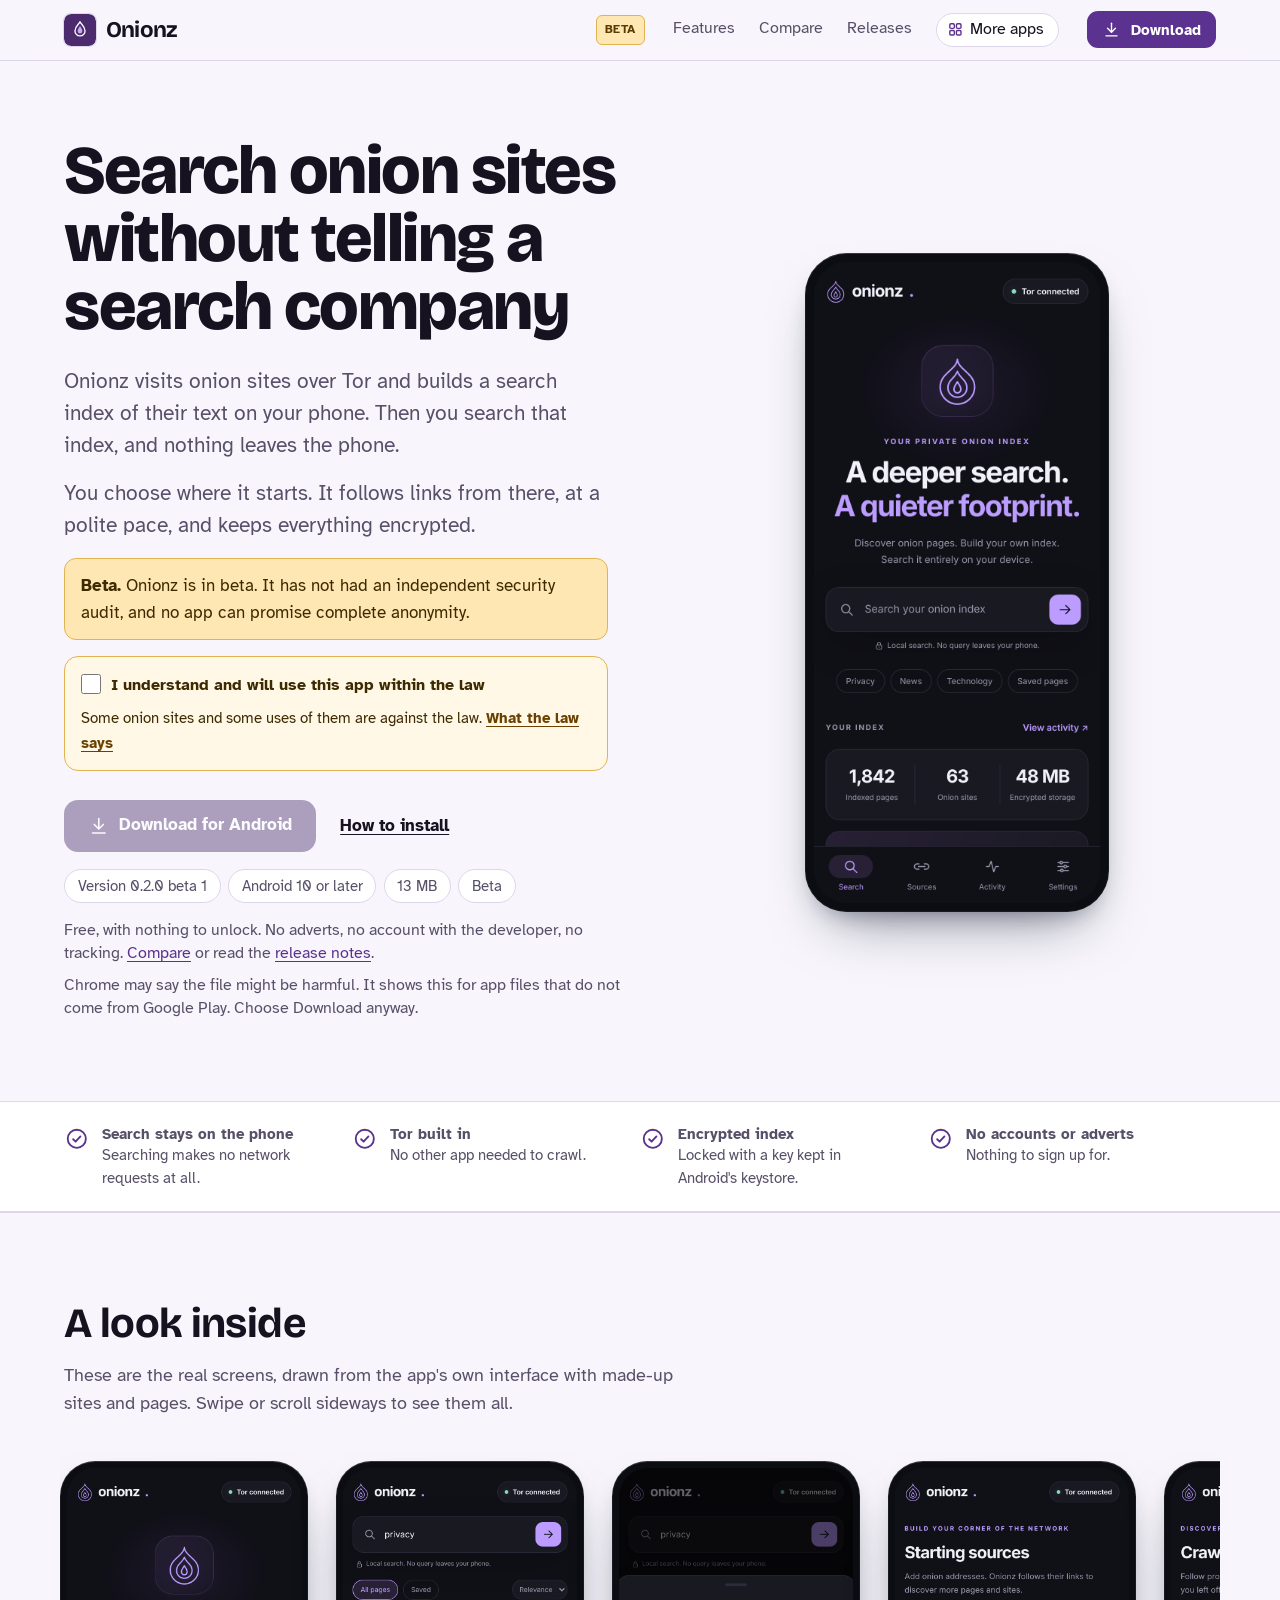
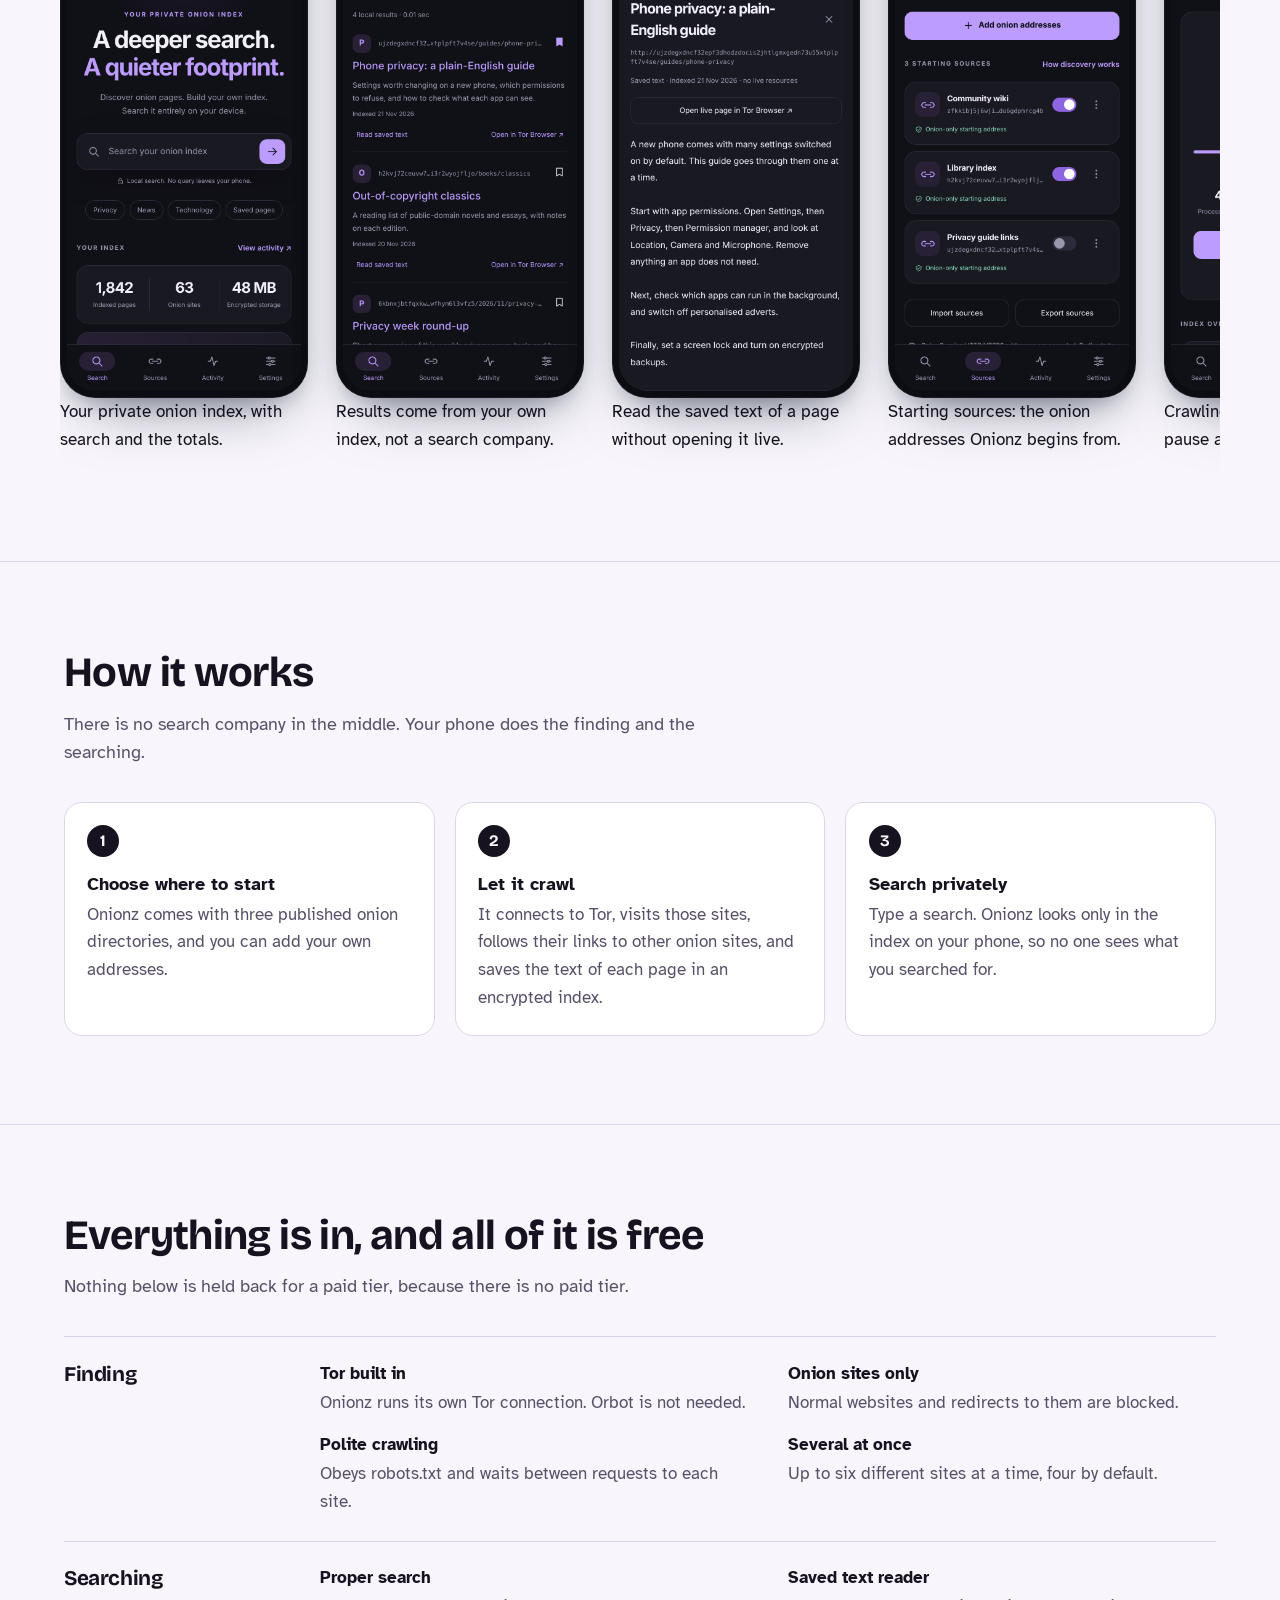
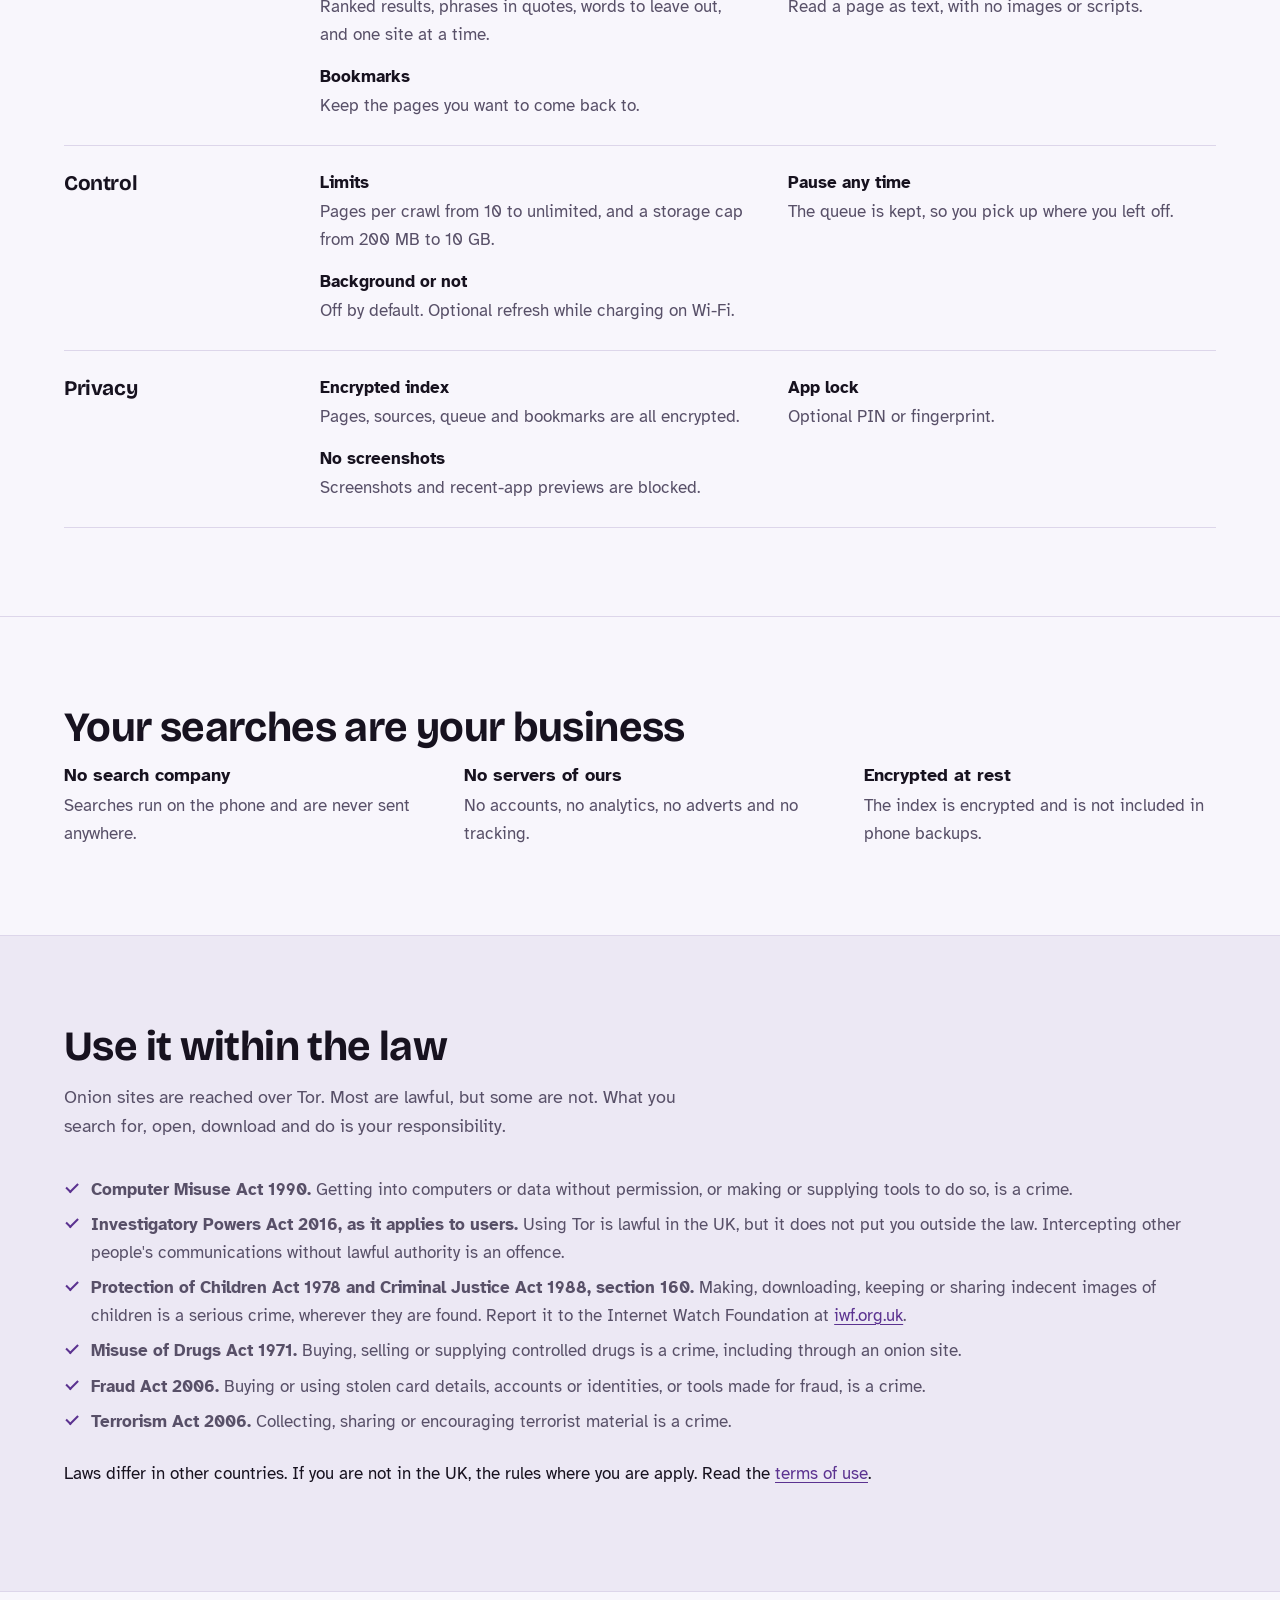
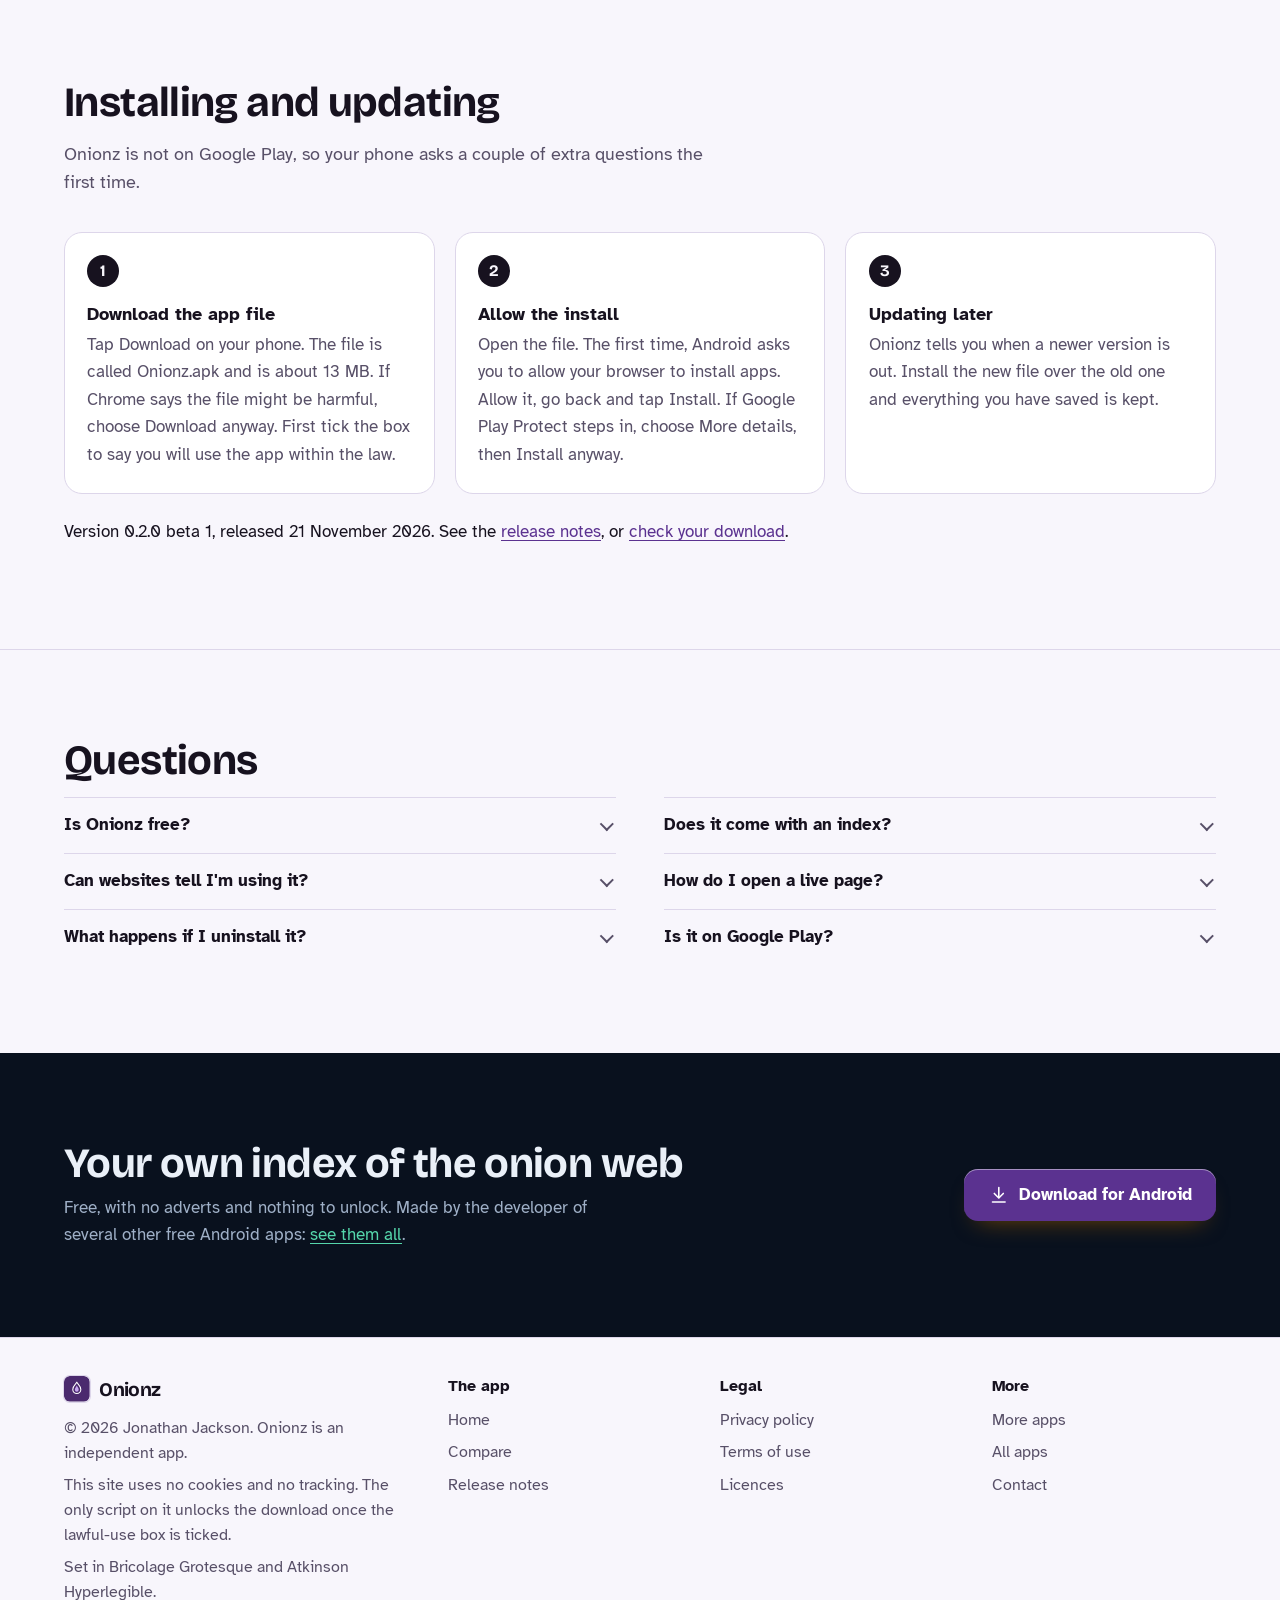
<file: index.html>
<!DOCTYPE html>
<html lang="en-GB">
<head>
<meta charset="utf-8">
<meta name="viewport" content="width=device-width, initial-scale=1">
<title>Onionz: private onion search, on your phone</title>
<meta name="description" content="Onionz builds your own search index of onion sites over Tor, on the phone itself, and searches it with no network requests. Encrypted, no accounts, no adverts. In beta.">
<meta name="author" content="Jonathan Jackson">
<link rel="canonical" href="https://customgpter.github.io/onionz/">
<meta name="theme-color" content="#f8f6fc" media="(prefers-color-scheme: light)">
<meta name="theme-color" content="#0d0a14" media="(prefers-color-scheme: dark)">
<meta property="og:type" content="website">
<meta property="og:site_name" content="Onionz">
<meta property="og:title" content="Onionz: private onion search, on your phone">
<meta property="og:description" content="Onionz builds your own search index of onion sites over Tor, on the phone itself, and searches it with no network requests. Encrypted, no accounts, no adverts. In beta.">
<meta property="og:url" content="https://customgpter.github.io/onionz/">
<meta property="og:image" content="https://customgpter.github.io/onionz/assets/og.png">
<meta property="og:image:width" content="1200">
<meta property="og:image:height" content="630">
<meta property="og:image:alt" content="Onionz&#x27;s home screen: your private onion index, with the search box and index totals">
<meta property="og:locale" content="en_GB">
<meta name="twitter:card" content="summary_large_image">
<link rel="icon" href="./assets/favicon.svg" type="image/svg+xml">
<link rel="apple-touch-icon" href="./assets/apple-touch-icon.png">
<link rel="preload" href="./assets/fonts/bricolage-grotesque-latin.woff2" as="font" type="font/woff2" crossorigin>
<link rel="preload" href="./assets/fonts/atkinson-hyperlegible-latin-400-normal.woff2" as="font" type="font/woff2" crossorigin>
<link rel="stylesheet" href="./assets/site.css?v=1">
<link rel="stylesheet" href="./assets/house.css?v=1">
<link rel="stylesheet" href="./assets/apps-list.css?v=1">
<script src="./assets/apps-list.js?v=1" defer></script>
<script type="application/ld+json">{"@context":"https://schema.org","@type":"SoftwareApplication","name":"Onionz","url":"https://customgpter.github.io/onionz/","description":"Onionz builds your own search index of onion sites over Tor, on the phone itself, and searches it with no network requests. Encrypted, no accounts, no adverts. In beta.","applicationCategory":"UtilitiesApplication","operatingSystem":"Android 10 or later","softwareVersion":"0.2.0 beta 1","downloadUrl":"https://github.com/CustomGPTer/onionz/releases/download/v0.2.0-beta1/Onionz.apk","releaseNotes":"https://customgpter.github.io/onionz/releases.html","offers":{"@type":"Offer","price":"0","priceCurrency":"GBP"},"inLanguage":"en-GB","image":"https://customgpter.github.io/onionz/assets/og.png","featureList":["Tor built in","Onion sites only","Polite crawling","Several at once","Proper search","Saved text reader","Bookmarks","Limits","Pause any time","Background or not","Encrypted index","App lock"],"author":{"@type":"Person","name":"Jonathan Jackson"}}</script>
<script type="application/ld+json">{"@context":"https://schema.org","@type":"FAQPage","mainEntity":[{"@type":"Question","name":"Is Onionz free?","acceptedAnswer":{"@type":"Answer","text":"Yes. There is no paid version, no subscription and no adverts."}},{"@type":"Question","name":"Does it come with an index?","acceptedAnswer":{"@type":"Answer","text":"No. It starts empty. The starting sources are where it begins looking, not ready-made results. The first crawl can take a while, as Tor is slow."}},{"@type":"Question","name":"Can websites tell I'm using it?","acceptedAnswer":{"@type":"Answer","text":"Onion sites can see that a crawler is visiting, because Onionz says so. They cannot see your search."}},{"@type":"Question","name":"How do I open a live page?","acceptedAnswer":{"@type":"Answer","text":"Onionz shows the saved text. To open the live page, it hands the address to the official Tor Browser, which you install separately."}},{"@type":"Question","name":"What happens if I uninstall it?","acceptedAnswer":{"@type":"Answer","text":"The index is deleted with the app. It cannot be recovered."}},{"@type":"Question","name":"Is it on Google Play?","acceptedAnswer":{"@type":"Answer","text":"No. It is downloaded from this site as an Android app file. It needs Android 10 or later."}}]}</script>
</head>
<body>
<a class="skip" href="#main">Skip to content</a>
<header class="masthead">
<div class="wrap">
<a class="brand" href="./" aria-label="Onionz home"><svg viewBox="0 0 108 108" aria-hidden="true"><rect width="108" height="108" rx="24" fill="#4b2a6e"/><path d="M54 26c-3 9-17 15-17 31a17 17 0 0 0 34 0c0-16-14-22-17-31z" fill="none" stroke="#fff" stroke-width="4.5" stroke-linejoin="round"/><path d="M54 40c-2 6-8 10-8 18a8 8 0 0 0 16 0c0-8-6-12-8-18z" fill="#c9a7f2"/></svg><span>Onionz</span></a><span class="beta-tag">Beta</span>
<nav aria-label="Main"><ul><li><a href="./#features">Features</a></li><li><a href="./compare.html">Compare</a></li><li><a href="./releases.html">Releases</a></li><li><a class="more-apps" href="./more-apps.html"><svg class="ico" viewBox="0 0 24 24" aria-hidden="true"><rect x="4" y="4" width="6.5" height="6.5" rx="1.6"/><rect x="13.5" y="4" width="6.5" height="6.5" rx="1.6"/><rect x="4" y="13.5" width="6.5" height="6.5" rx="1.6"/><rect x="13.5" y="13.5" width="6.5" height="6.5" rx="1.6"/></svg>More apps</a></li></ul></nav>
<a class="button small" href="./#download"><svg class="ico" viewBox="0 0 24 24" aria-hidden="true"><path d="M12 4v11"/><path d="M7 10.5l5 5 5-5"/><path d="M5 20h14"/></svg>Download</a>
</div>
</header>
<main id="main">
<div class="hero">
<div class="wrap hero-grid">
<div class="hero-copy">
<h1>Search onion sites without telling a search company</h1>
<p class="lede">Onionz visits onion sites over Tor and builds a search index of their text on your phone. Then you search that index, and nothing leaves the phone.</p><p class="lede">You choose where it starts. It follows links from there, at a polite pace, and keeps everything encrypted.</p>
<p class="beta-note"><b>Beta.</b> Onionz is in beta. It has not had an independent security audit, and no app can promise complete anonymity.</p>
<div class="gate-scope"><div class="law-box" data-gate><label><input type="checkbox"> I understand and will use this app within the law</label><p>Some onion sites and some uses of them are against the law. <a href="terms.html#law">What the law says</a></p><noscript><p>Turn on JavaScript to tick the box and download.</p></noscript></div><p class="get" id="download"><a class="button" data-href="https://github.com/CustomGPTer/onionz/releases/download/v0.2.0-beta1/Onionz.apk" aria-disabled="true" role="link" tabindex="-1"><svg class="ico" viewBox="0 0 24 24" aria-hidden="true"><path d="M12 4v11"/><path d="M7 10.5l5 5 5-5"/><path d="M5 20h14"/></svg>Download for Android</a><a class="aside" href="#install">How to install</a></p></div>
<ul class="pills"><li>Version 0.2.0 beta 1</li><li>Android 10 or later</li><li>13 MB</li><li>Beta</li></ul>
<p class="facts">Free, with nothing to unlock. No adverts, no account with the developer, no tracking. <a href="compare.html">Compare</a> or read the <a href="releases.html">release notes</a>.</p>
<p class="facts">Chrome may say the file might be harmful. It shows this for app files that do not come from Google Play. Choose Download anyway.</p>
</div>
<div class="hero-phone"><div class="phone"><img src="./assets/screens/home.png" alt="Your private onion index, with search and the totals." width="393" height="852" fetchpriority="high"></div></div>
</div>
</div>

<section class="promises" aria-label="In short">
<div class="wrap"><ul><li><svg class="ico" viewBox="0 0 24 24" aria-hidden="true"><circle cx="12" cy="12" r="8.5"/><path d="M8.6 12.4l2.3 2.3 4.5-4.9"/></svg><span><b>Search stays on the phone</b><span>Searching makes no network requests at all.</span></span></li><li><svg class="ico" viewBox="0 0 24 24" aria-hidden="true"><circle cx="12" cy="12" r="8.5"/><path d="M8.6 12.4l2.3 2.3 4.5-4.9"/></svg><span><b>Tor built in</b><span>No other app needed to crawl.</span></span></li><li><svg class="ico" viewBox="0 0 24 24" aria-hidden="true"><circle cx="12" cy="12" r="8.5"/><path d="M8.6 12.4l2.3 2.3 4.5-4.9"/></svg><span><b>Encrypted index</b><span>Locked with a key kept in Android&#x27;s keystore.</span></span></li><li><svg class="ico" viewBox="0 0 24 24" aria-hidden="true"><circle cx="12" cy="12" r="8.5"/><path d="M8.6 12.4l2.3 2.3 4.5-4.9"/></svg><span><b>No accounts or adverts</b><span>Nothing to sign up for.</span></span></li></ul></div>
</section>

<section id="screens" aria-labelledby="screens-h">
<div class="wrap">
<h2 id="screens-h">A look inside</h2>
<p class="intro">These are the real screens, drawn from the app&#x27;s own interface with made-up sites and pages. Swipe or scroll sideways to see them all.</p>
<div class="gallery" tabindex="0" role="region" aria-label="Screens from Onionz"><figure class="shot"><div class="phone"><img src="./assets/screens/home.png" alt="Your private onion index, with search and the totals." width="393" height="852" loading="eager" decoding="async"></div><figcaption>Your private onion index, with search and the totals.</figcaption></figure><figure class="shot"><div class="phone"><img src="./assets/screens/search.png" alt="Results come from your own index, not a search company." width="393" height="852" loading="eager" decoding="async"></div><figcaption>Results come from your own index, not a search company.</figcaption></figure><figure class="shot"><div class="phone"><img src="./assets/screens/reader.png" alt="Read the saved text of a page without opening it live." width="393" height="852" loading="eager" decoding="async"></div><figcaption>Read the saved text of a page without opening it live.</figcaption></figure><figure class="shot"><div class="phone"><img src="./assets/screens/sources.png" alt="Starting sources: the onion addresses Onionz begins from." width="393" height="852" loading="eager" decoding="async"></div><figcaption>Starting sources: the onion addresses Onionz begins from.</figcaption></figure><figure class="shot"><div class="phone"><img src="./assets/screens/activity.png" alt="Crawling four sites at once, with pause and resume." width="393" height="852" loading="eager" decoding="async"></div><figcaption>Crawling four sites at once, with pause and resume.</figcaption></figure><figure class="shot"><div class="phone"><img src="./assets/screens/settings.png" alt="Limits for pages, storage and how many sites at once." width="393" height="852" loading="eager" decoding="async"></div><figcaption>Limits for pages, storage and how many sites at once.</figcaption></figure></div>
</div>
</section>

<section id="how" aria-labelledby="how-h">
<div class="wrap">
<h2 id="how-h">How it works</h2>
<p class="intro">There is no search company in the middle. Your phone does the finding and the searching.</p>
<ol class="steps"><li><h3>Choose where to start</h3><p>Onionz comes with three published onion directories, and you can add your own addresses.</p></li><li><h3>Let it crawl</h3><p>It connects to Tor, visits those sites, follows their links to other onion sites, and saves the text of each page in an encrypted index.</p></li><li><h3>Search privately</h3><p>Type a search. Onionz looks only in the index on your phone, so no one sees what you searched for.</p></li></ol>
</div>
</section>

<section id="features" aria-labelledby="features-h">
<div class="wrap">
<h2 id="features-h">Everything is in, and all of it is free</h2>
<p class="intro">Nothing below is held back for a paid tier, because there is no paid tier.</p>
<div class="groups"><div class="group"><h3>Finding</h3><dl><div><dt>Tor built in</dt><dd>Onionz runs its own Tor connection. Orbot is not needed.</dd></div><div><dt>Onion sites only</dt><dd>Normal websites and redirects to them are blocked.</dd></div><div><dt>Polite crawling</dt><dd>Obeys robots.txt and waits between requests to each site.</dd></div><div><dt>Several at once</dt><dd>Up to six different sites at a time, four by default.</dd></div></dl></div><div class="group"><h3>Searching</h3><dl><div><dt>Proper search</dt><dd>Ranked results, phrases in quotes, words to leave out, and one site at a time.</dd></div><div><dt>Saved text reader</dt><dd>Read a page as text, with no images or scripts.</dd></div><div><dt>Bookmarks</dt><dd>Keep the pages you want to come back to.</dd></div></dl></div><div class="group"><h3>Control</h3><dl><div><dt>Limits</dt><dd>Pages per crawl from 10 to unlimited, and a storage cap from 200 MB to 10 GB.</dd></div><div><dt>Pause any time</dt><dd>The queue is kept, so you pick up where you left off.</dd></div><div><dt>Background or not</dt><dd>Off by default. Optional refresh while charging on Wi-Fi.</dd></div></dl></div><div class="group"><h3>Privacy</h3><dl><div><dt>Encrypted index</dt><dd>Pages, sources, queue and bookmarks are all encrypted.</dd></div><div><dt>App lock</dt><dd>Optional PIN or fingerprint.</dd></div><div><dt>No screenshots</dt><dd>Screenshots and recent-app previews are blocked.</dd></div></dl></div></div>
</div>
</section>

<section id="privacy" aria-labelledby="privacy-h">
<div class="wrap">
<h2 id="privacy-h">Your searches are your business</h2>
<ul class="plain"><li><h3>No search company</h3><p>Searches run on the phone and are never sent anywhere.</p></li><li><h3>No servers of ours</h3><p>No accounts, no analytics, no adverts and no tracking.</p></li><li><h3>Encrypted at rest</h3><p>The index is encrypted and is not included in phone backups.</p></li></ul>
</div>
</section>

<section id="law" aria-labelledby="law-h" class="law-band">
<div class="wrap">
<h2 id="law-h">Use it within the law</h2>
<p class="intro">Onion sites are reached over Tor. Most are lawful, but some are not. What you search for, open, download and do is your responsibility.</p>
<ul class="ticks"><li><b>Computer Misuse Act 1990.</b> Getting into computers or data without permission, or making or supplying tools to do so, is a crime.</li><li><b>Investigatory Powers Act 2016, as it applies to users.</b> Using Tor is lawful in the UK, but it does not put you outside the law. Intercepting other people's communications without lawful authority is an offence.</li><li><b>Protection of Children Act 1978 and Criminal Justice Act 1988, section 160.</b> Making, downloading, keeping or sharing indecent images of children is a serious crime, wherever they are found. Report it to the Internet Watch Foundation at <a href="https://www.iwf.org.uk">iwf.org.uk</a>.</li><li><b>Misuse of Drugs Act 1971.</b> Buying, selling or supplying controlled drugs is a crime, including through an onion site.</li><li><b>Fraud Act 2006.</b> Buying or using stolen card details, accounts or identities, or tools made for fraud, is a crime.</li><li><b>Terrorism Act 2006.</b> Collecting, sharing or encouraging terrorist material is a crime.</li></ul>
<p class="after-table">Laws differ in other countries. If you are not in the UK, the rules where you are apply. Read the <a href="terms.html#law">terms of use</a>.</p>
</div>
</section>
<section id="install" aria-labelledby="install-h">
<div class="wrap">
<h2 id="install-h">Installing and updating</h2>
<p class="intro">Onionz is not on Google Play, so your phone asks a couple of extra questions the first time.</p>
<ol class="steps"><li><h3>Download the app file</h3><p>Tap Download on your phone. The file is called Onionz.apk and is about 13 MB. If Chrome says the file might be harmful, choose Download anyway. First tick the box to say you will use the app within the law.</p></li><li><h3>Allow the install</h3><p>Open the file. The first time, Android asks you to allow your browser to install apps. Allow it, go back and tap Install. If Google Play Protect steps in, choose More details, then Install anyway.</p></li><li><h3>Updating later</h3><p>Onionz tells you when a newer version is out. Install the new file over the old one and everything you have saved is kept.</p></li></ol>
<p class="after-table">Version 0.2.0 beta 1, released 21 November 2026. See the <a href="releases.html">release notes</a>, or <a href="releases.html#checking">check your download</a>.</p>
</div>
</section>

<section id="questions" aria-labelledby="questions-h">
<div class="wrap">
<h2 id="questions-h">Questions</h2>
<div class="faq"><details><summary>Is Onionz free?</summary><p>Yes. There is no paid version, no subscription and no adverts.</p></details><details><summary>Does it come with an index?</summary><p>No. It starts empty. The starting sources are where it begins looking, not ready-made results. The first crawl can take a while, as Tor is slow.</p></details><details><summary>Can websites tell I&#x27;m using it?</summary><p>Onion sites can see that a crawler is visiting, because Onionz says so. They cannot see your search.</p></details><details><summary>How do I open a live page?</summary><p>Onionz shows the saved text. To open the live page, it hands the address to the official Tor Browser, which you install separately.</p></details><details><summary>What happens if I uninstall it?</summary><p>The index is deleted with the app. It cannot be recovered.</p></details><details><summary>Is it on Google Play?</summary><p>No. It is downloaded from this site as an Android app file. It needs Android 10 or later.</p></details></div>
</div>
</section>

<section class="closing" aria-labelledby="closing-h">
<div class="wrap">
<div><h2 id="closing-h">Your own index of the onion web</h2><p>Free, with no adverts and nothing to unlock. Made by the developer of several other free Android apps: <a href="more-apps.html">see them all</a>.</p></div>
<a class="button" href="./#download"><svg class="ico" viewBox="0 0 24 24" aria-hidden="true"><path d="M12 4v11"/><path d="M7 10.5l5 5 5-5"/><path d="M5 20h14"/></svg>Download for Android</a>
</div>
</section>
</main>
<footer class="colophon">
<div class="wrap">
<div>
<a class="brand" href="./" aria-label="Onionz home"><svg viewBox="0 0 108 108" aria-hidden="true"><rect width="108" height="108" rx="24" fill="#4b2a6e"/><path d="M54 26c-3 9-17 15-17 31a17 17 0 0 0 34 0c0-16-14-22-17-31z" fill="none" stroke="#fff" stroke-width="4.5" stroke-linejoin="round"/><path d="M54 40c-2 6-8 10-8 18a8 8 0 0 0 16 0c0-8-6-12-8-18z" fill="#c9a7f2"/></svg><span>Onionz</span></a>
<p>&copy; 2026 Jonathan Jackson. Onionz is an independent app.</p>
<p>This site uses no cookies and no tracking. The only script on it unlocks the download once the lawful-use box is ticked.</p>
<p>Set in Bricolage Grotesque and Atkinson Hyperlegible.</p>
</div>
<nav aria-label="The app"><h2>The app</h2><ul>
<li><a href="./">Home</a></li>
<li><a href="./compare.html">Compare</a></li>
<li><a href="./releases.html">Release notes</a></li>

</ul></nav>
<nav aria-label="Legal"><h2>Legal</h2><ul>
<li><a href="./privacy.html">Privacy policy</a></li>
<li><a href="./terms.html">Terms of use</a></li>
<li><a href="./licences.html">Licences</a></li>
</ul></nav>
<nav aria-label="More"><h2>More</h2><ul>
<li><a href="./more-apps.html">More apps</a></li>
<li><a href="https://customgpter.github.io/">All apps</a></li>
<li><a href="https://github.com/CustomGPTer/onionz/issues">Contact</a></li>
</ul></nav>
</div>
</footer>
</body>
</html>
</file>
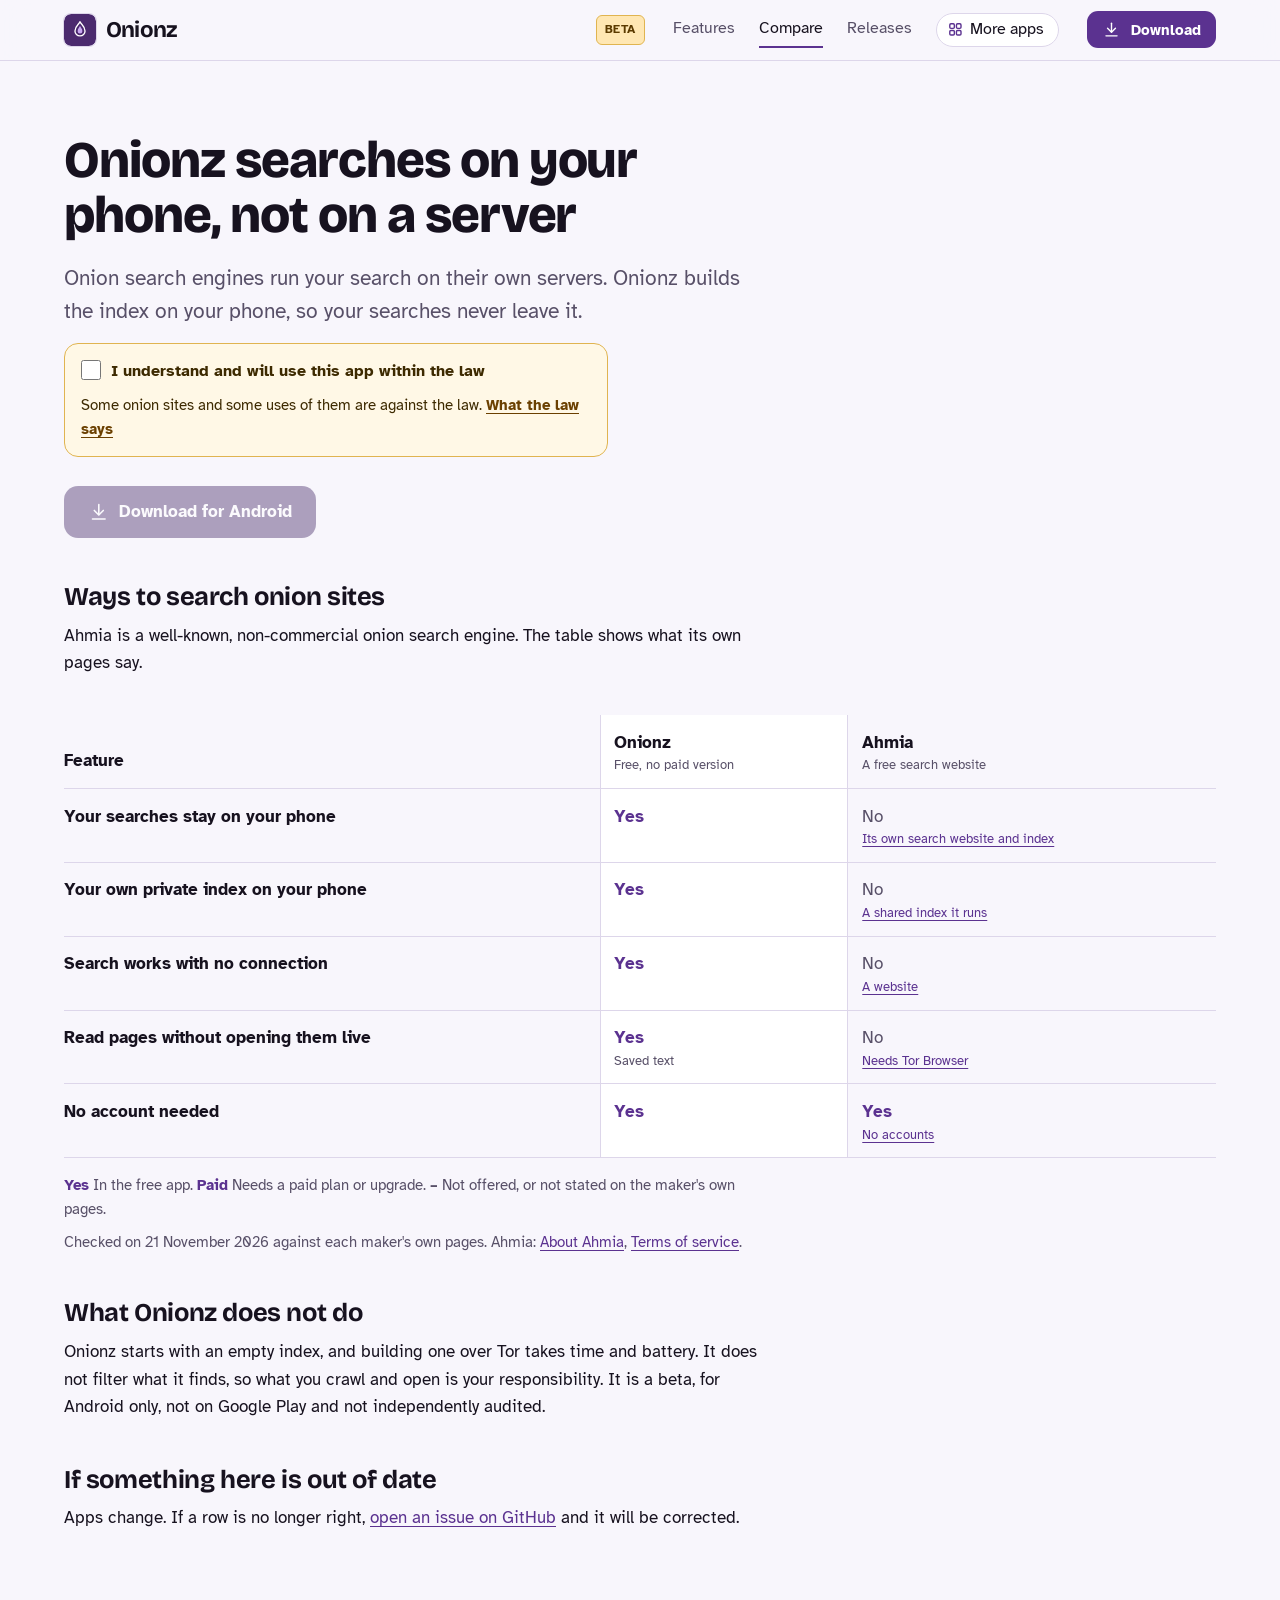
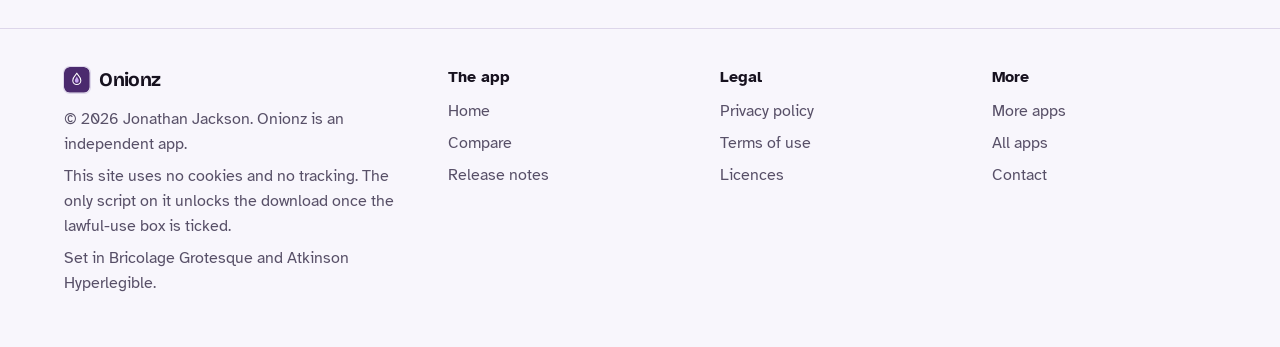
<file: compare.html>
<!DOCTYPE html>
<html lang="en-GB">
<head>
<meta charset="utf-8">
<meta name="viewport" content="width=device-width, initial-scale=1">
<title>Onionz compared with Ahmia</title>
<meta name="description" content="How Onionz compares with the Ahmia onion search engine, row by row, with each claim linked to Ahmia&#x27;s own pages.">
<meta name="author" content="Jonathan Jackson">
<link rel="canonical" href="https://customgpter.github.io/onionz/compare.html">
<meta name="theme-color" content="#f8f6fc" media="(prefers-color-scheme: light)">
<meta name="theme-color" content="#0d0a14" media="(prefers-color-scheme: dark)">
<meta property="og:type" content="website">
<meta property="og:site_name" content="Onionz">
<meta property="og:title" content="Onionz compared with Ahmia">
<meta property="og:description" content="How Onionz compares with the Ahmia onion search engine, row by row, with each claim linked to Ahmia&#x27;s own pages.">
<meta property="og:url" content="https://customgpter.github.io/onionz/compare.html">
<meta property="og:image" content="https://customgpter.github.io/onionz/assets/og.png">
<meta property="og:image:width" content="1200">
<meta property="og:image:height" content="630">
<meta property="og:image:alt" content="Onionz&#x27;s home screen: your private onion index, with the search box and index totals">
<meta property="og:locale" content="en_GB">
<meta name="twitter:card" content="summary_large_image">
<link rel="icon" href="./assets/favicon.svg" type="image/svg+xml">
<link rel="apple-touch-icon" href="./assets/apple-touch-icon.png">
<link rel="preload" href="./assets/fonts/bricolage-grotesque-latin.woff2" as="font" type="font/woff2" crossorigin>
<link rel="preload" href="./assets/fonts/atkinson-hyperlegible-latin-400-normal.woff2" as="font" type="font/woff2" crossorigin>
<link rel="stylesheet" href="./assets/site.css?v=1">
<link rel="stylesheet" href="./assets/house.css?v=1">
<link rel="stylesheet" href="./assets/apps-list.css?v=1">
<script src="./assets/apps-list.js?v=1" defer></script>
</head>
<body>
<a class="skip" href="#main">Skip to content</a>
<header class="masthead">
<div class="wrap">
<a class="brand" href="./" aria-label="Onionz home"><svg viewBox="0 0 108 108" aria-hidden="true"><rect width="108" height="108" rx="24" fill="#4b2a6e"/><path d="M54 26c-3 9-17 15-17 31a17 17 0 0 0 34 0c0-16-14-22-17-31z" fill="none" stroke="#fff" stroke-width="4.5" stroke-linejoin="round"/><path d="M54 40c-2 6-8 10-8 18a8 8 0 0 0 16 0c0-8-6-12-8-18z" fill="#c9a7f2"/></svg><span>Onionz</span></a><span class="beta-tag">Beta</span>
<nav aria-label="Main"><ul><li><a href="./#features">Features</a></li><li><a href="./compare.html" aria-current="page">Compare</a></li><li><a href="./releases.html">Releases</a></li><li><a class="more-apps" href="./more-apps.html"><svg class="ico" viewBox="0 0 24 24" aria-hidden="true"><rect x="4" y="4" width="6.5" height="6.5" rx="1.6"/><rect x="13.5" y="4" width="6.5" height="6.5" rx="1.6"/><rect x="4" y="13.5" width="6.5" height="6.5" rx="1.6"/><rect x="13.5" y="13.5" width="6.5" height="6.5" rx="1.6"/></svg>More apps</a></li></ul></nav>
<a class="button small" href="./#download"><svg class="ico" viewBox="0 0 24 24" aria-hidden="true"><path d="M12 4v11"/><path d="M7 10.5l5 5 5-5"/><path d="M5 20h14"/></svg>Download</a>
</div>
</header>
<main id="main" class="doc">
<div class="wrap">
<div class="measure">
<h1>Onionz searches on your phone, not on a server</h1>
<p class="lede">Onion search engines run your search on their own servers. Onionz builds the index on your phone, so your searches never leave it.</p>
<div class="gate-scope"><div class="law-box" data-gate><label><input type="checkbox"> I understand and will use this app within the law</label><p>Some onion sites and some uses of them are against the law. <a href="terms.html#law">What the law says</a></p><noscript><p>Turn on JavaScript to tick the box and download.</p></noscript></div><p class="get"><a class="button" data-href="https://github.com/CustomGPTer/onionz/releases/download/v0.2.0-beta1/Onionz.apk" aria-disabled="true" role="link" tabindex="-1"><svg class="ico" viewBox="0 0 24 24" aria-hidden="true"><path d="M12 4v11"/><path d="M7 10.5l5 5 5-5"/><path d="M5 20h14"/></svg>Download for Android</a></p></div>
<h2 id="table">Ways to search onion sites</h2>
<p>Ahmia is a well-known, non-commercial onion search engine. The table shows what its own pages say.</p>
</div>
<div class="scroll">
<table class="cmp">
<thead><tr><th scope="col">Feature</th><th scope="col" class="ours">Onionz<small>Free, no paid version</small></th><th scope="col">Ahmia<small>A free search website</small></th></tr></thead>
<tbody>
<tr><th scope="row">Your searches stay on your phone</th><td class="yes ours"><span class="app">Onionz</span><span class="v">Yes</span></td><td class="na"><span class="app">Ahmia</span><span class="v">No<small><a href="https://ahmia.fi/about/">Its own search website and index</a></small></span></td></tr>
<tr><th scope="row">Your own private index on your phone</th><td class="yes ours"><span class="app">Onionz</span><span class="v">Yes</span></td><td class="na"><span class="app">Ahmia</span><span class="v">No<small><a href="https://ahmia.fi/about/">A shared index it runs</a></small></span></td></tr>
<tr><th scope="row">Search works with no connection</th><td class="yes ours"><span class="app">Onionz</span><span class="v">Yes</span></td><td class="na"><span class="app">Ahmia</span><span class="v">No<small><a href="https://ahmia.fi/">A website</a></small></span></td></tr>
<tr><th scope="row">Read pages without opening them live</th><td class="yes ours"><span class="app">Onionz</span><span class="v">Yes<small>Saved text</small></span></td><td class="na"><span class="app">Ahmia</span><span class="v">No<small><a href="https://ahmia.fi/">Needs Tor Browser</a></small></span></td></tr>
<tr><th scope="row">No account needed</th><td class="yes ours"><span class="app">Onionz</span><span class="v">Yes</span></td><td class="yes"><span class="app">Ahmia</span><span class="v">Yes<small><a href="https://ahmia.fi/terms/">No accounts</a></small></span></td></tr>
</tbody>
</table>
</div>
<div class="measure">
<p class="key"><strong class="yes">Yes</strong> In the free app. <strong class="pay">Paid</strong> Needs a paid plan or upgrade. <strong>&ndash;</strong> Not offered, or not stated on the maker's own pages.</p>
<p class="key">Checked on 21 November 2026 against each maker's own pages. Ahmia: <a href="https://ahmia.fi/about/">About Ahmia</a>, <a href="https://ahmia.fi/terms/">Terms of service</a>.</p>
<h2>What Onionz does not do</h2><p>Onionz starts with an empty index, and building one over Tor takes time and battery. It does not filter what it finds, so what you crawl and open is your responsibility. It is a beta, for Android only, not on Google Play and not independently audited.</p>
<h2 id="wrong">If something here is out of date</h2>
<p>Apps change. If a row is no longer right, <a href="https://github.com/CustomGPTer/onionz/issues">open an issue on GitHub</a> and it will be corrected.</p>
</div>
</div>
</main>
<footer class="colophon">
<div class="wrap">
<div>
<a class="brand" href="./" aria-label="Onionz home"><svg viewBox="0 0 108 108" aria-hidden="true"><rect width="108" height="108" rx="24" fill="#4b2a6e"/><path d="M54 26c-3 9-17 15-17 31a17 17 0 0 0 34 0c0-16-14-22-17-31z" fill="none" stroke="#fff" stroke-width="4.5" stroke-linejoin="round"/><path d="M54 40c-2 6-8 10-8 18a8 8 0 0 0 16 0c0-8-6-12-8-18z" fill="#c9a7f2"/></svg><span>Onionz</span></a>
<p>&copy; 2026 Jonathan Jackson. Onionz is an independent app.</p>
<p>This site uses no cookies and no tracking. The only script on it unlocks the download once the lawful-use box is ticked.</p>
<p>Set in Bricolage Grotesque and Atkinson Hyperlegible.</p>
</div>
<nav aria-label="The app"><h2>The app</h2><ul>
<li><a href="./">Home</a></li>
<li><a href="./compare.html">Compare</a></li>
<li><a href="./releases.html">Release notes</a></li>

</ul></nav>
<nav aria-label="Legal"><h2>Legal</h2><ul>
<li><a href="./privacy.html">Privacy policy</a></li>
<li><a href="./terms.html">Terms of use</a></li>
<li><a href="./licences.html">Licences</a></li>
</ul></nav>
<nav aria-label="More"><h2>More</h2><ul>
<li><a href="./more-apps.html">More apps</a></li>
<li><a href="https://customgpter.github.io/">All apps</a></li>
<li><a href="https://github.com/CustomGPTer/onionz/issues">Contact</a></li>
</ul></nav>
</div>
</footer>
</body>
</html>
</file>
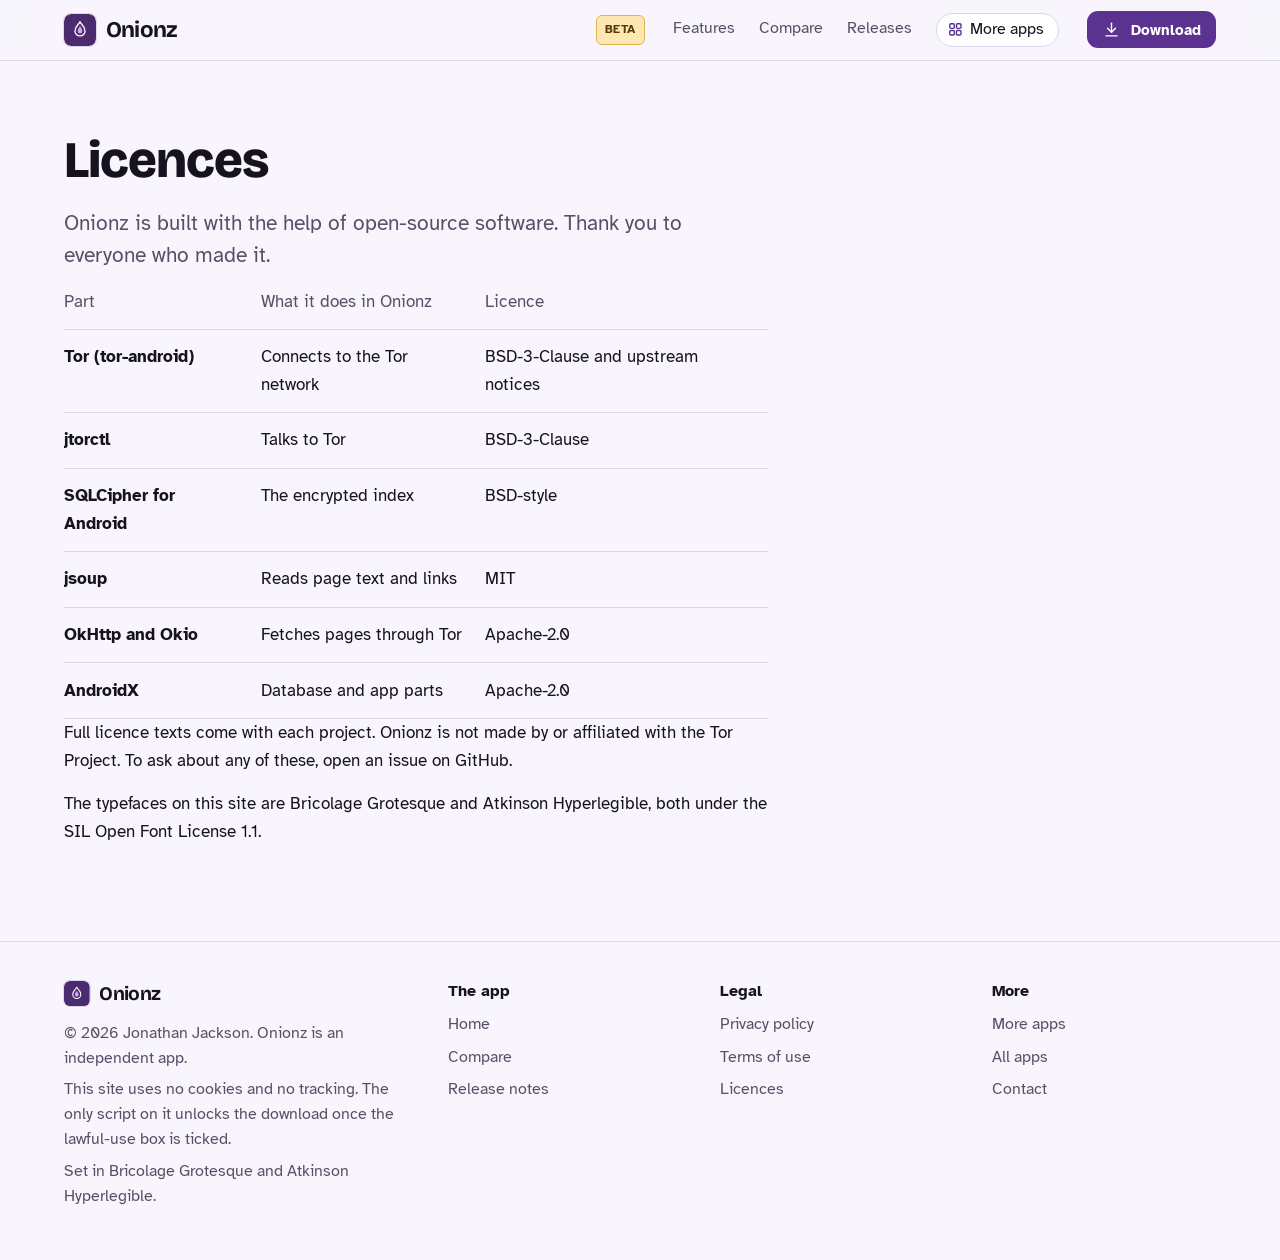
<file: licences.html>
<!DOCTYPE html>
<html lang="en-GB">
<head>
<meta charset="utf-8">
<meta name="viewport" content="width=device-width, initial-scale=1">
<title>Onionz licences</title>
<meta name="description" content="The open-source parts inside Onionz and their licences.">
<meta name="author" content="Jonathan Jackson">
<link rel="canonical" href="https://customgpter.github.io/onionz/licences.html">
<meta name="theme-color" content="#f8f6fc" media="(prefers-color-scheme: light)">
<meta name="theme-color" content="#0d0a14" media="(prefers-color-scheme: dark)">
<meta property="og:type" content="website">
<meta property="og:site_name" content="Onionz">
<meta property="og:title" content="Onionz licences">
<meta property="og:description" content="The open-source parts inside Onionz and their licences.">
<meta property="og:url" content="https://customgpter.github.io/onionz/licences.html">
<meta property="og:image" content="https://customgpter.github.io/onionz/assets/og.png">
<meta property="og:image:width" content="1200">
<meta property="og:image:height" content="630">
<meta property="og:image:alt" content="Onionz&#x27;s home screen: your private onion index, with the search box and index totals">
<meta property="og:locale" content="en_GB">
<meta name="twitter:card" content="summary_large_image">
<link rel="icon" href="./assets/favicon.svg" type="image/svg+xml">
<link rel="apple-touch-icon" href="./assets/apple-touch-icon.png">
<link rel="preload" href="./assets/fonts/bricolage-grotesque-latin.woff2" as="font" type="font/woff2" crossorigin>
<link rel="preload" href="./assets/fonts/atkinson-hyperlegible-latin-400-normal.woff2" as="font" type="font/woff2" crossorigin>
<link rel="stylesheet" href="./assets/site.css?v=1">
<link rel="stylesheet" href="./assets/house.css?v=1">
<link rel="stylesheet" href="./assets/apps-list.css?v=1">
<script src="./assets/apps-list.js?v=1" defer></script>
</head>
<body>
<a class="skip" href="#main">Skip to content</a>
<header class="masthead">
<div class="wrap">
<a class="brand" href="./" aria-label="Onionz home"><svg viewBox="0 0 108 108" aria-hidden="true"><rect width="108" height="108" rx="24" fill="#4b2a6e"/><path d="M54 26c-3 9-17 15-17 31a17 17 0 0 0 34 0c0-16-14-22-17-31z" fill="none" stroke="#fff" stroke-width="4.5" stroke-linejoin="round"/><path d="M54 40c-2 6-8 10-8 18a8 8 0 0 0 16 0c0-8-6-12-8-18z" fill="#c9a7f2"/></svg><span>Onionz</span></a><span class="beta-tag">Beta</span>
<nav aria-label="Main"><ul><li><a href="./#features">Features</a></li><li><a href="./compare.html">Compare</a></li><li><a href="./releases.html">Releases</a></li><li><a class="more-apps" href="./more-apps.html"><svg class="ico" viewBox="0 0 24 24" aria-hidden="true"><rect x="4" y="4" width="6.5" height="6.5" rx="1.6"/><rect x="13.5" y="4" width="6.5" height="6.5" rx="1.6"/><rect x="4" y="13.5" width="6.5" height="6.5" rx="1.6"/><rect x="13.5" y="13.5" width="6.5" height="6.5" rx="1.6"/></svg>More apps</a></li></ul></nav>
<a class="button small" href="./#download"><svg class="ico" viewBox="0 0 24 24" aria-hidden="true"><path d="M12 4v11"/><path d="M7 10.5l5 5 5-5"/><path d="M5 20h14"/></svg>Download</a>
</div>
</header>
<main id="main" class="doc">
<div class="wrap">
<div class="measure">
<h1>Licences</h1>
<p class="lede">Onionz is built with the help of open-source software. Thank you to everyone who made it.</p>
<div class="scroll"><table><thead><tr><th scope="col">Part</th><th scope="col">What it does in Onionz</th><th scope="col">Licence</th></tr></thead><tbody><tr><th scope="row">Tor (tor-android)</th><td>Connects to the Tor network</td><td>BSD-3-Clause and upstream notices</td></tr><tr><th scope="row">jtorctl</th><td>Talks to Tor</td><td>BSD-3-Clause</td></tr><tr><th scope="row">SQLCipher for Android</th><td>The encrypted index</td><td>BSD-style</td></tr><tr><th scope="row">jsoup</th><td>Reads page text and links</td><td>MIT</td></tr><tr><th scope="row">OkHttp and Okio</th><td>Fetches pages through Tor</td><td>Apache-2.0</td></tr><tr><th scope="row">AndroidX</th><td>Database and app parts</td><td>Apache-2.0</td></tr></tbody></table></div>
<p>Full licence texts come with each project. Onionz is not made by or affiliated with the Tor Project. To ask about any of these, open an issue on GitHub.</p>
<p>The typefaces on this site are Bricolage Grotesque and Atkinson Hyperlegible, both under the SIL Open Font License 1.1.</p>
</div>
</div>
</main>
<footer class="colophon">
<div class="wrap">
<div>
<a class="brand" href="./" aria-label="Onionz home"><svg viewBox="0 0 108 108" aria-hidden="true"><rect width="108" height="108" rx="24" fill="#4b2a6e"/><path d="M54 26c-3 9-17 15-17 31a17 17 0 0 0 34 0c0-16-14-22-17-31z" fill="none" stroke="#fff" stroke-width="4.5" stroke-linejoin="round"/><path d="M54 40c-2 6-8 10-8 18a8 8 0 0 0 16 0c0-8-6-12-8-18z" fill="#c9a7f2"/></svg><span>Onionz</span></a>
<p>&copy; 2026 Jonathan Jackson. Onionz is an independent app.</p>
<p>This site uses no cookies and no tracking. The only script on it unlocks the download once the lawful-use box is ticked.</p>
<p>Set in Bricolage Grotesque and Atkinson Hyperlegible.</p>
</div>
<nav aria-label="The app"><h2>The app</h2><ul>
<li><a href="./">Home</a></li>
<li><a href="./compare.html">Compare</a></li>
<li><a href="./releases.html">Release notes</a></li>

</ul></nav>
<nav aria-label="Legal"><h2>Legal</h2><ul>
<li><a href="./privacy.html">Privacy policy</a></li>
<li><a href="./terms.html">Terms of use</a></li>
<li><a href="./licences.html">Licences</a></li>
</ul></nav>
<nav aria-label="More"><h2>More</h2><ul>
<li><a href="./more-apps.html">More apps</a></li>
<li><a href="https://customgpter.github.io/">All apps</a></li>
<li><a href="https://github.com/CustomGPTer/onionz/issues">Contact</a></li>
</ul></nav>
</div>
</footer>
</body>
</html>
</file>
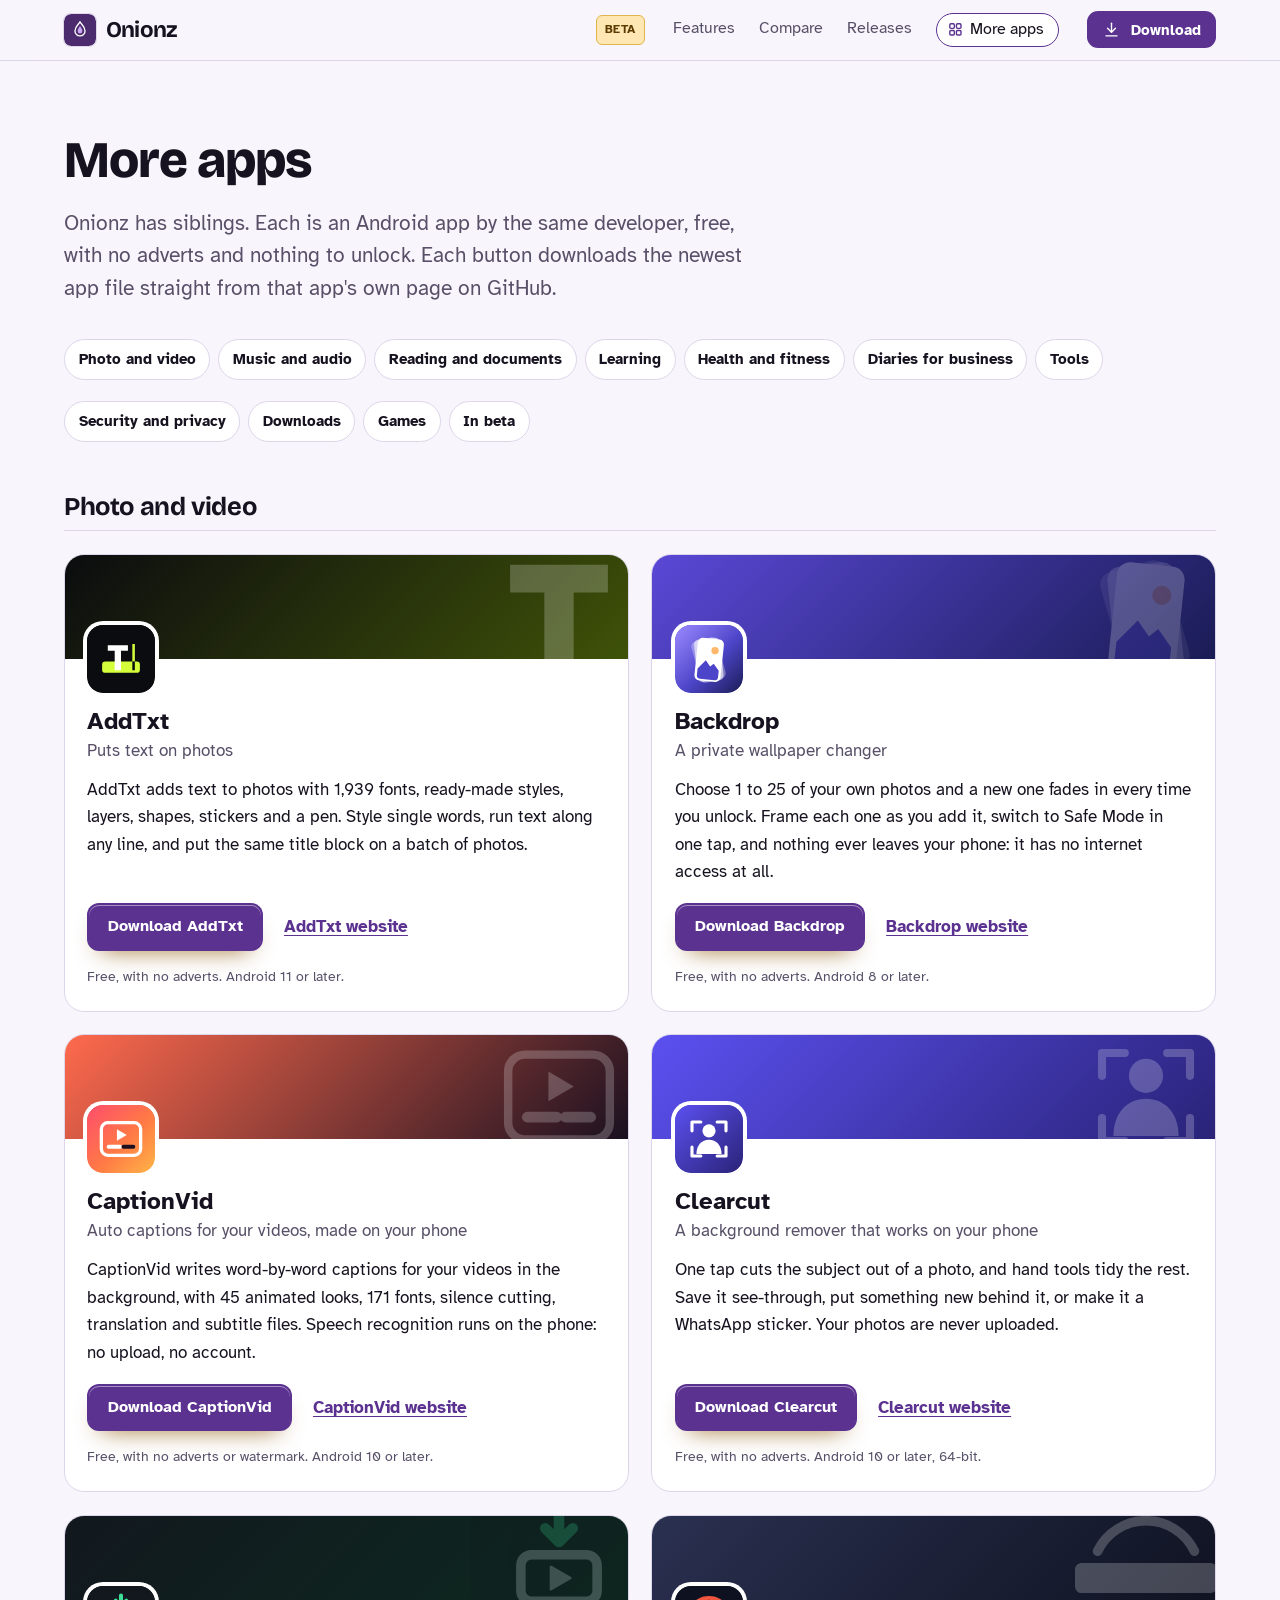
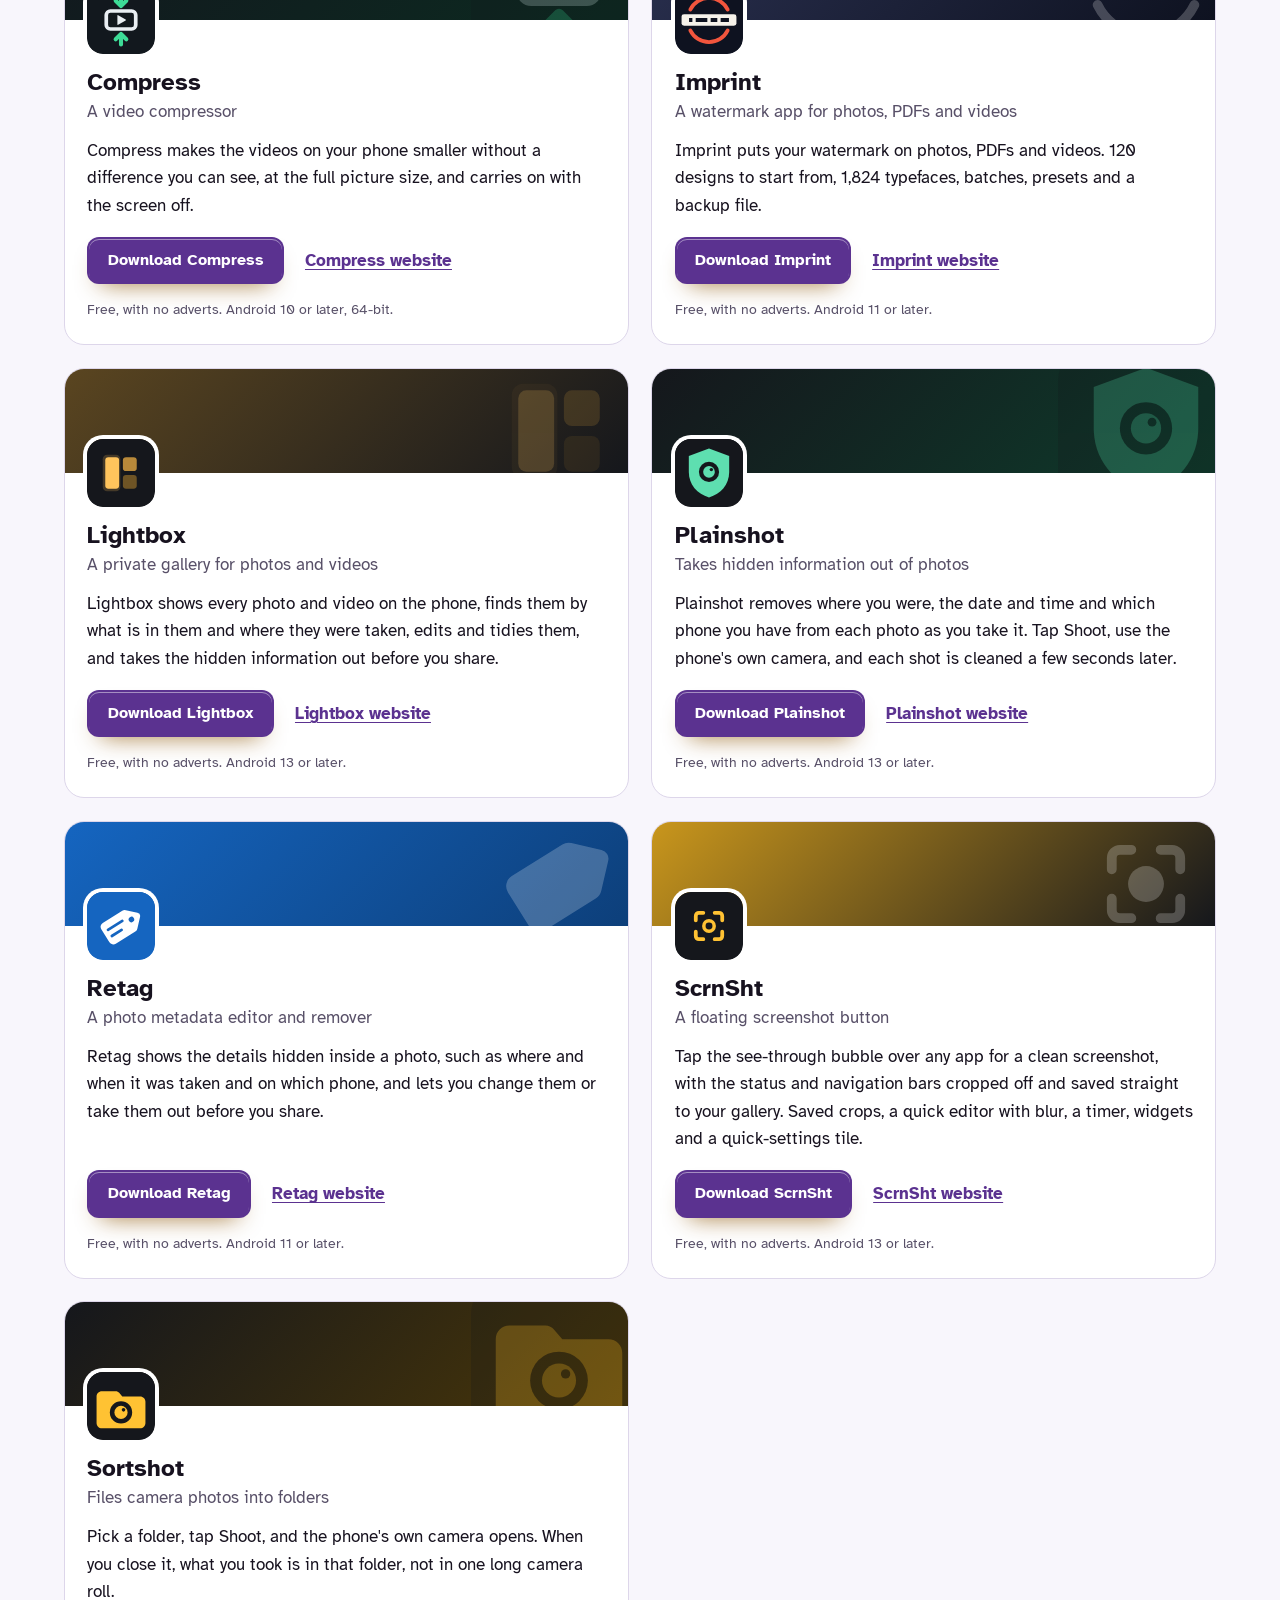
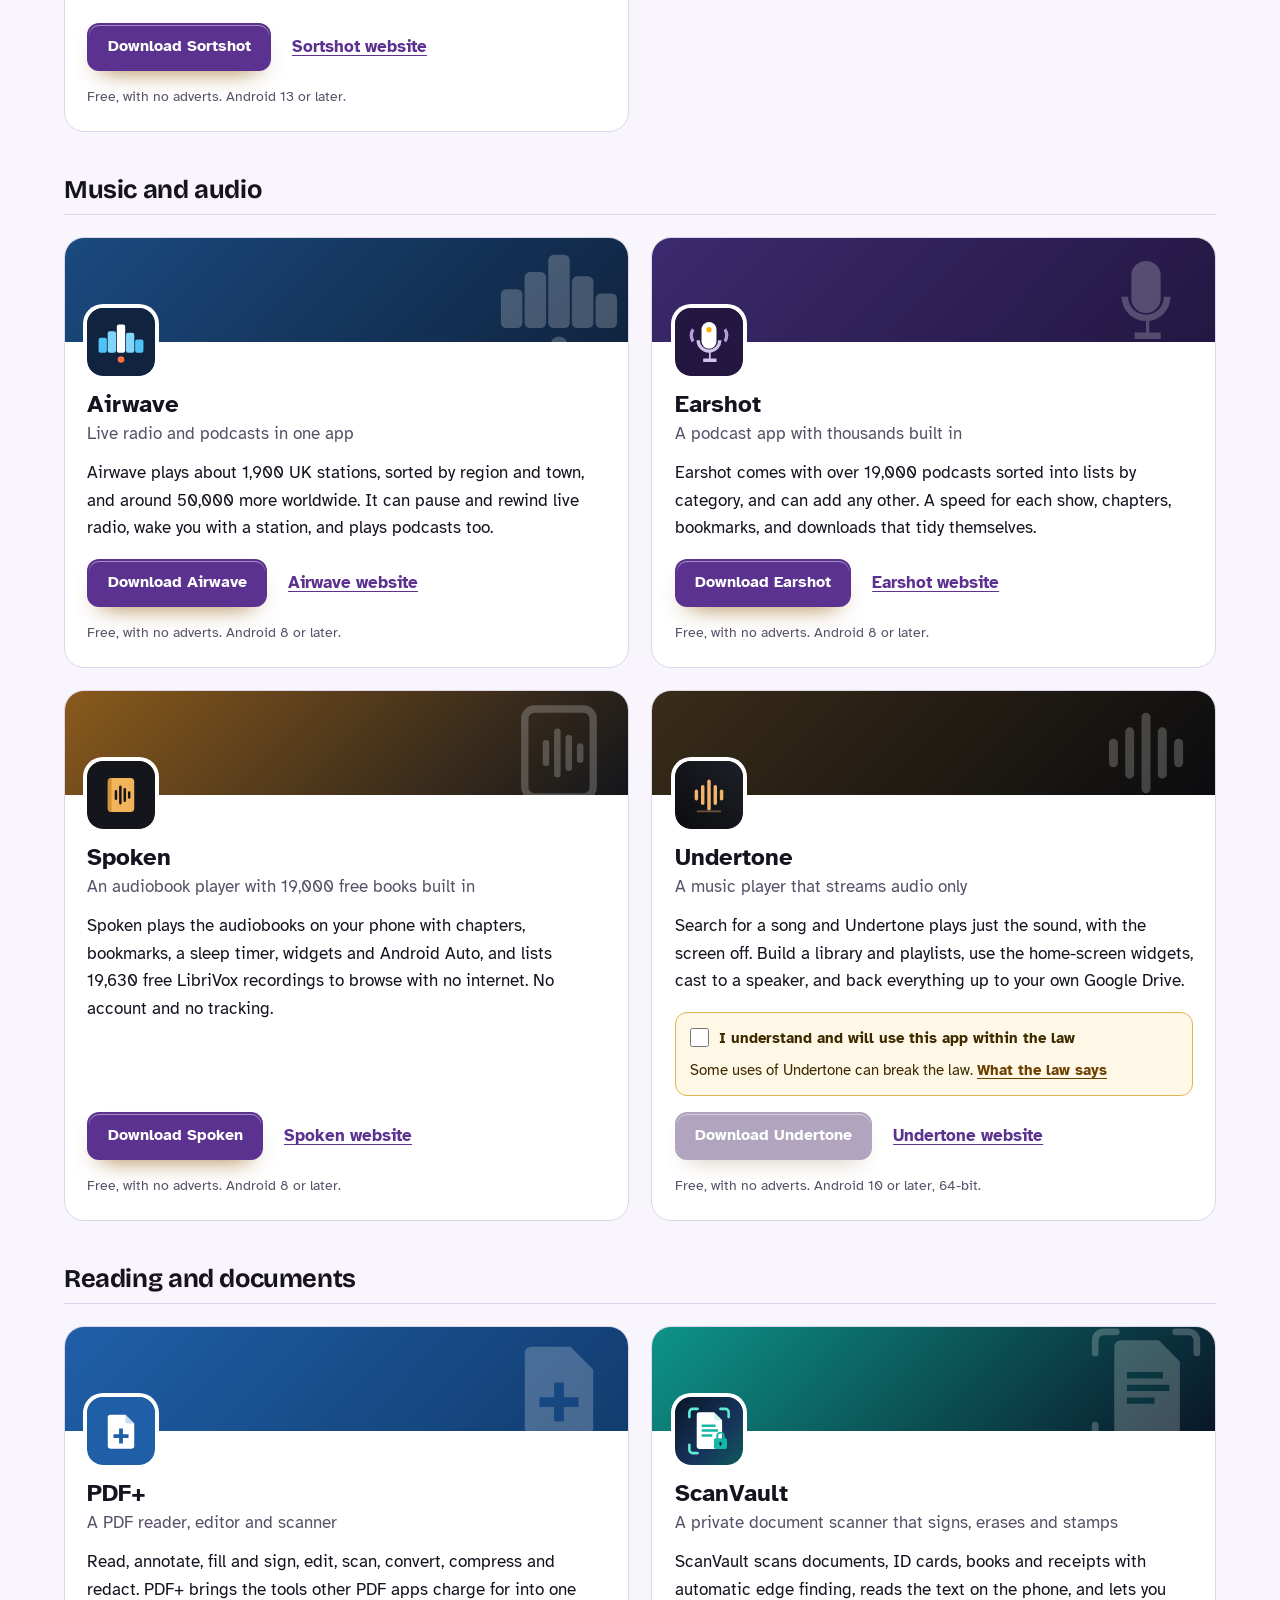
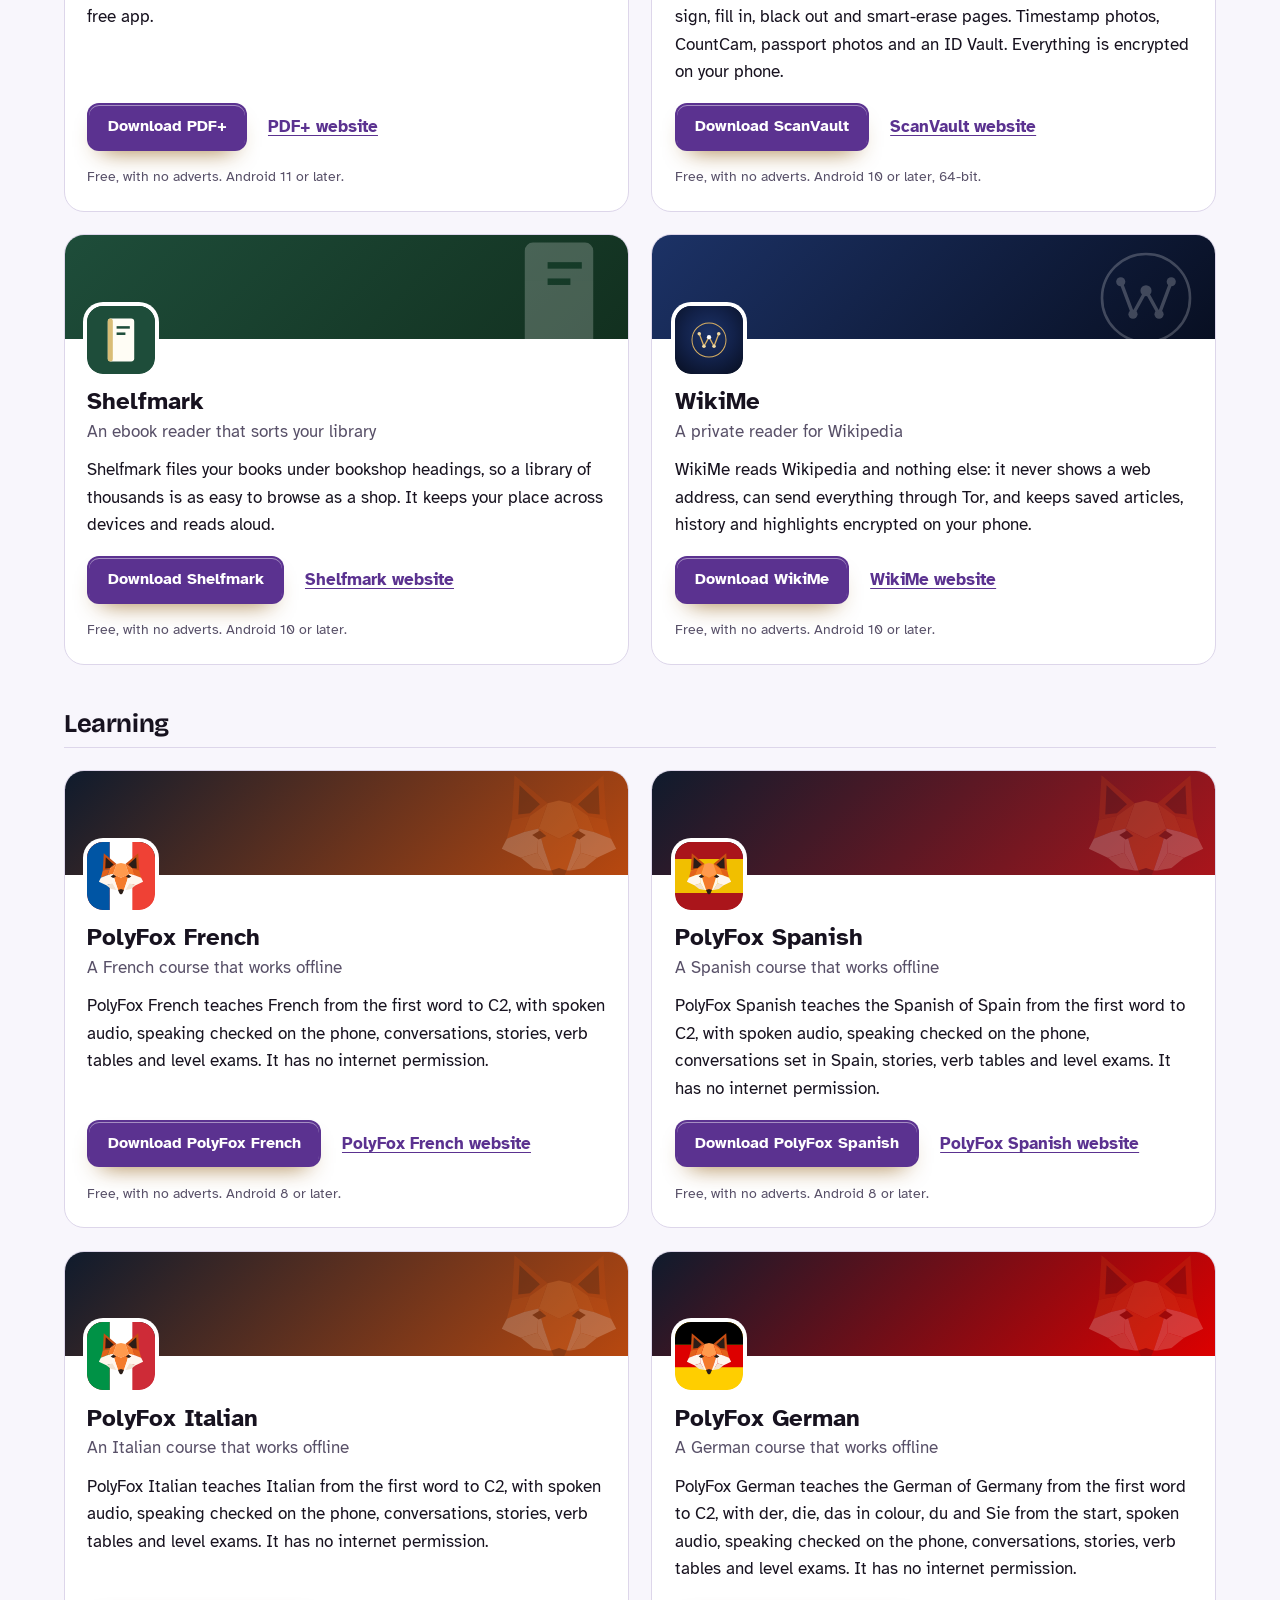
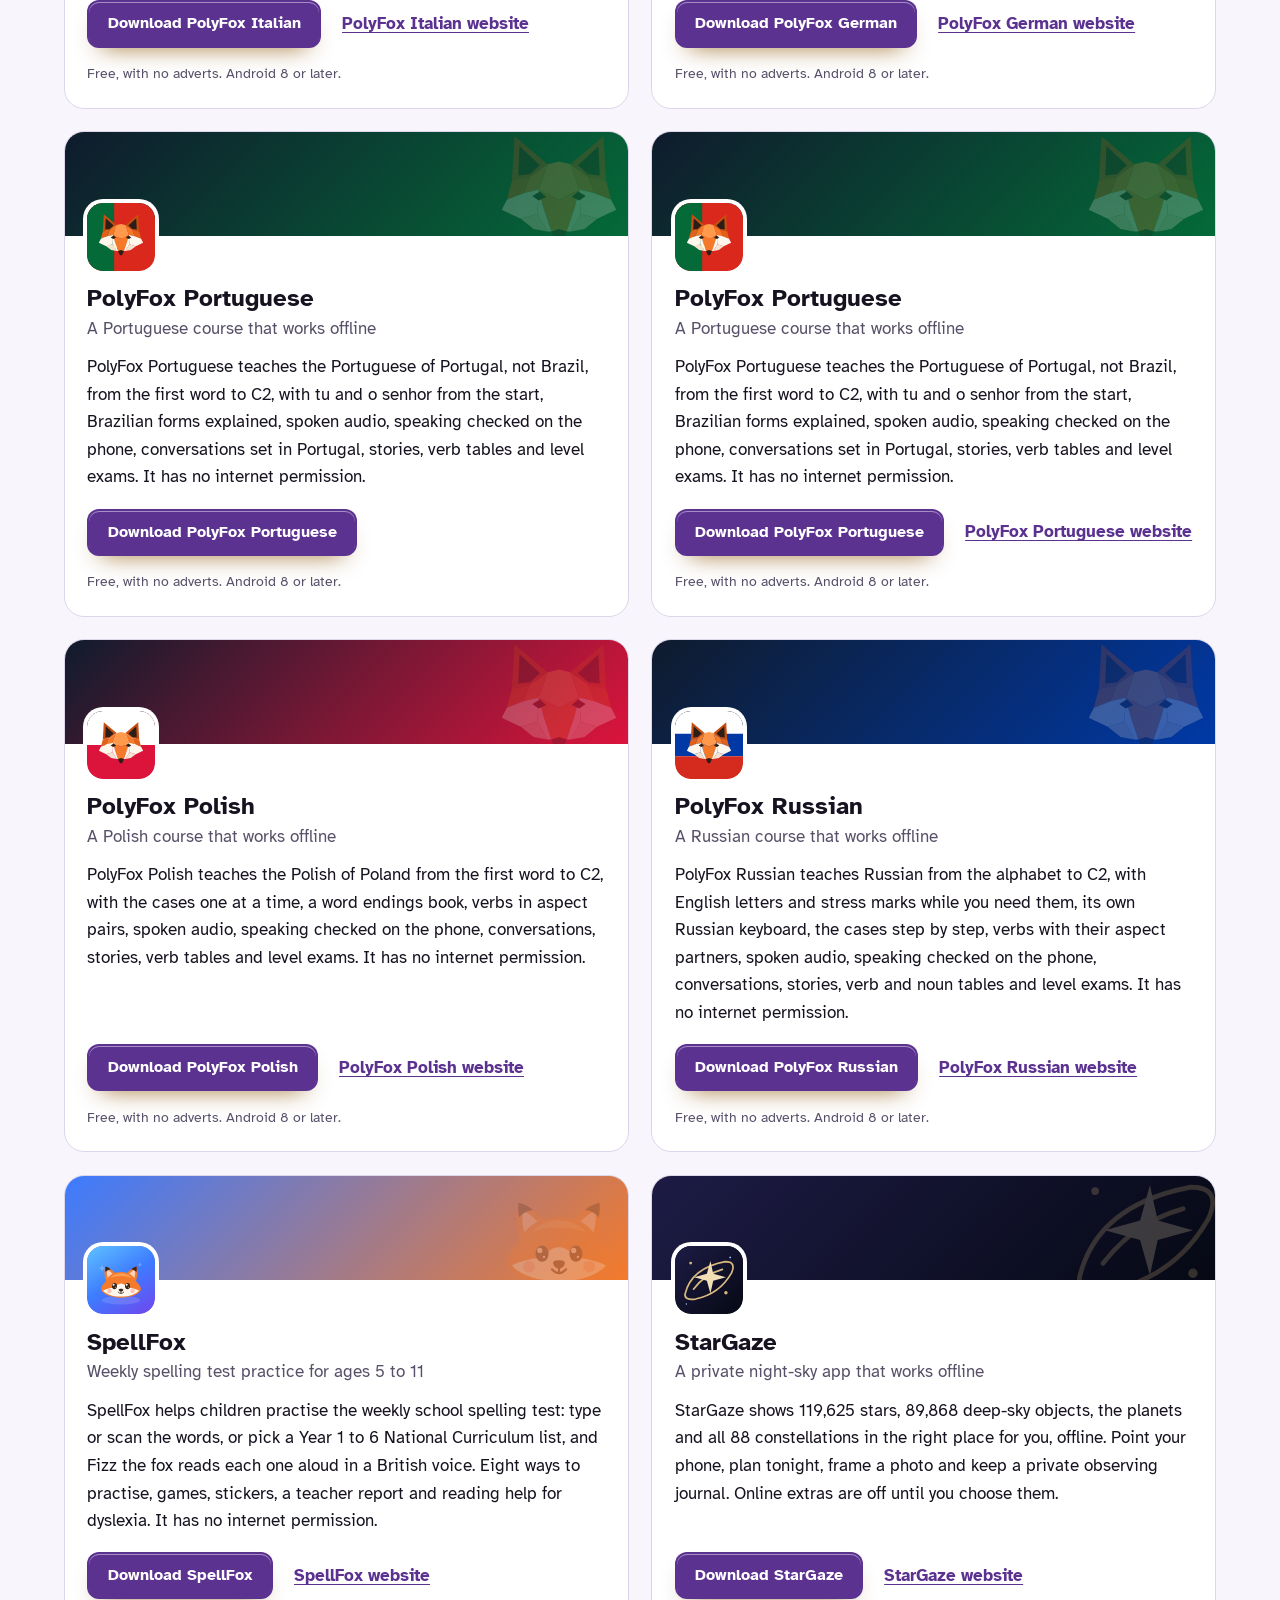
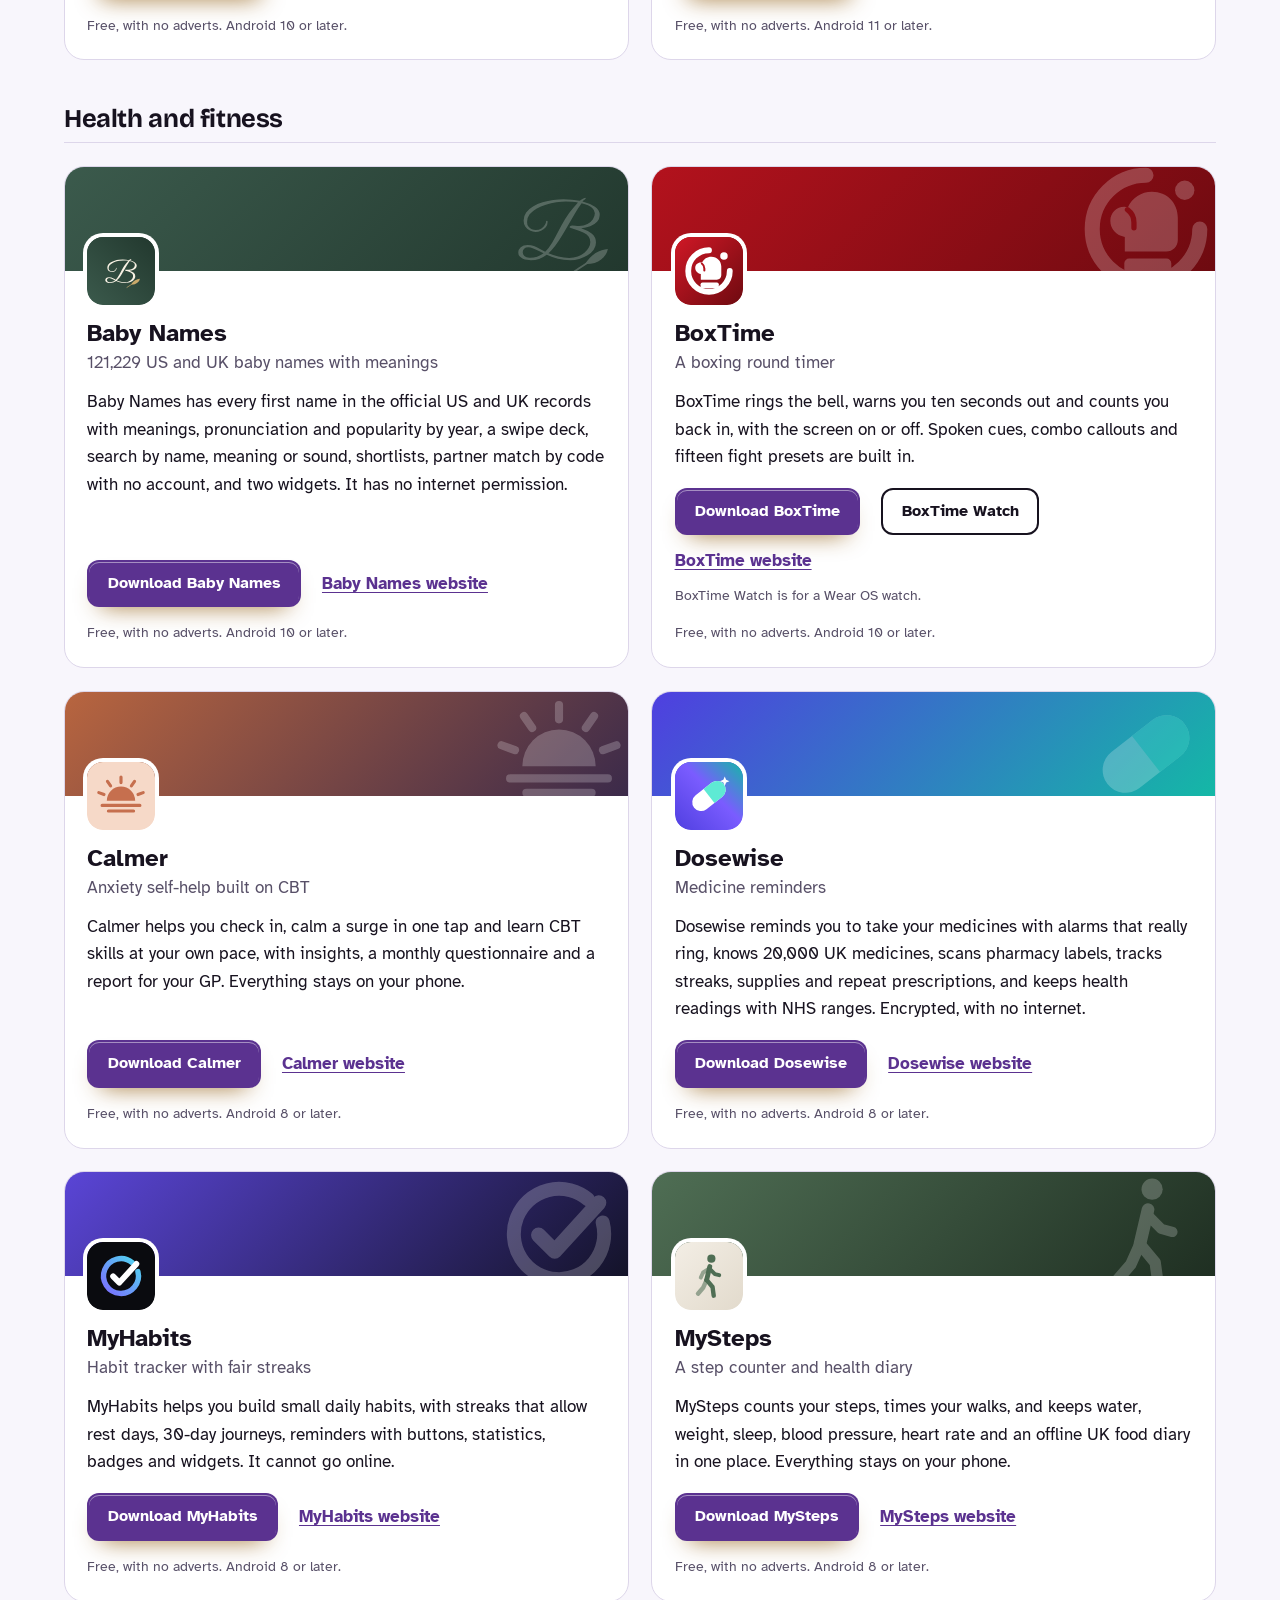
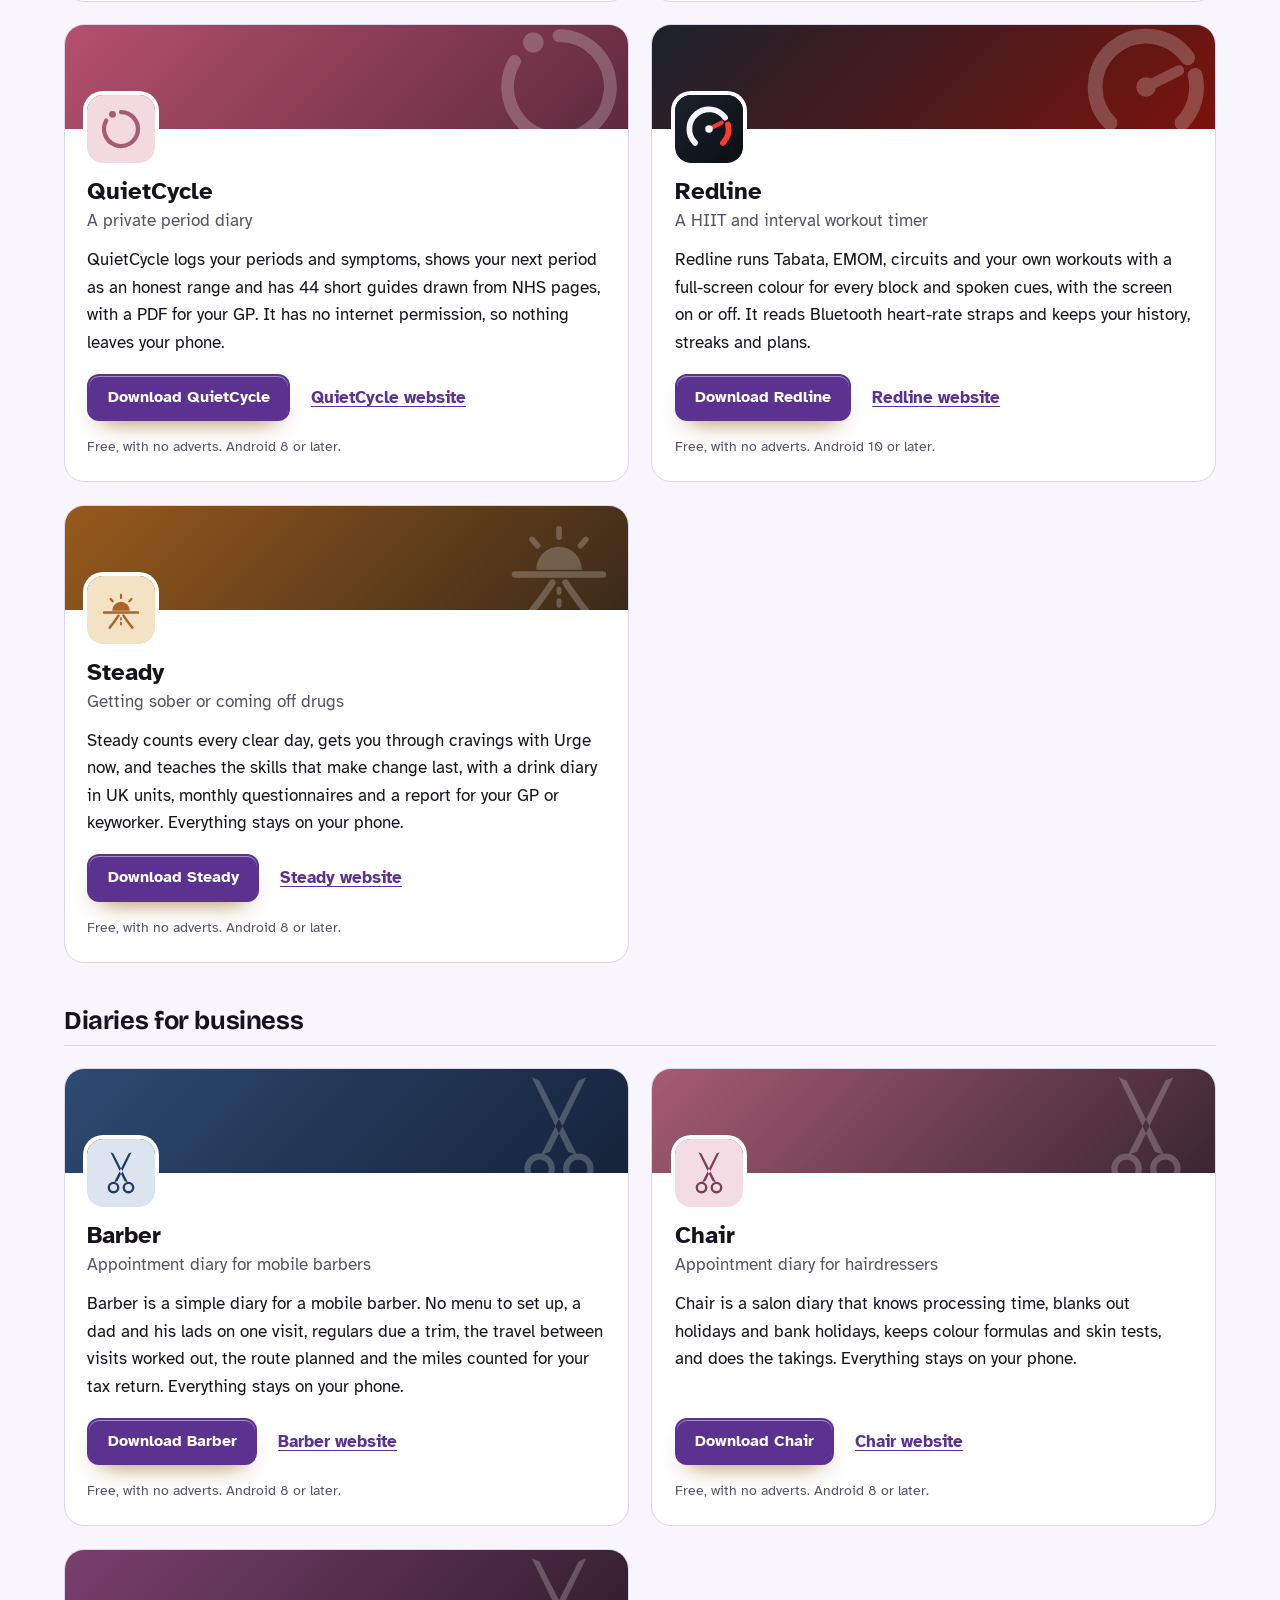
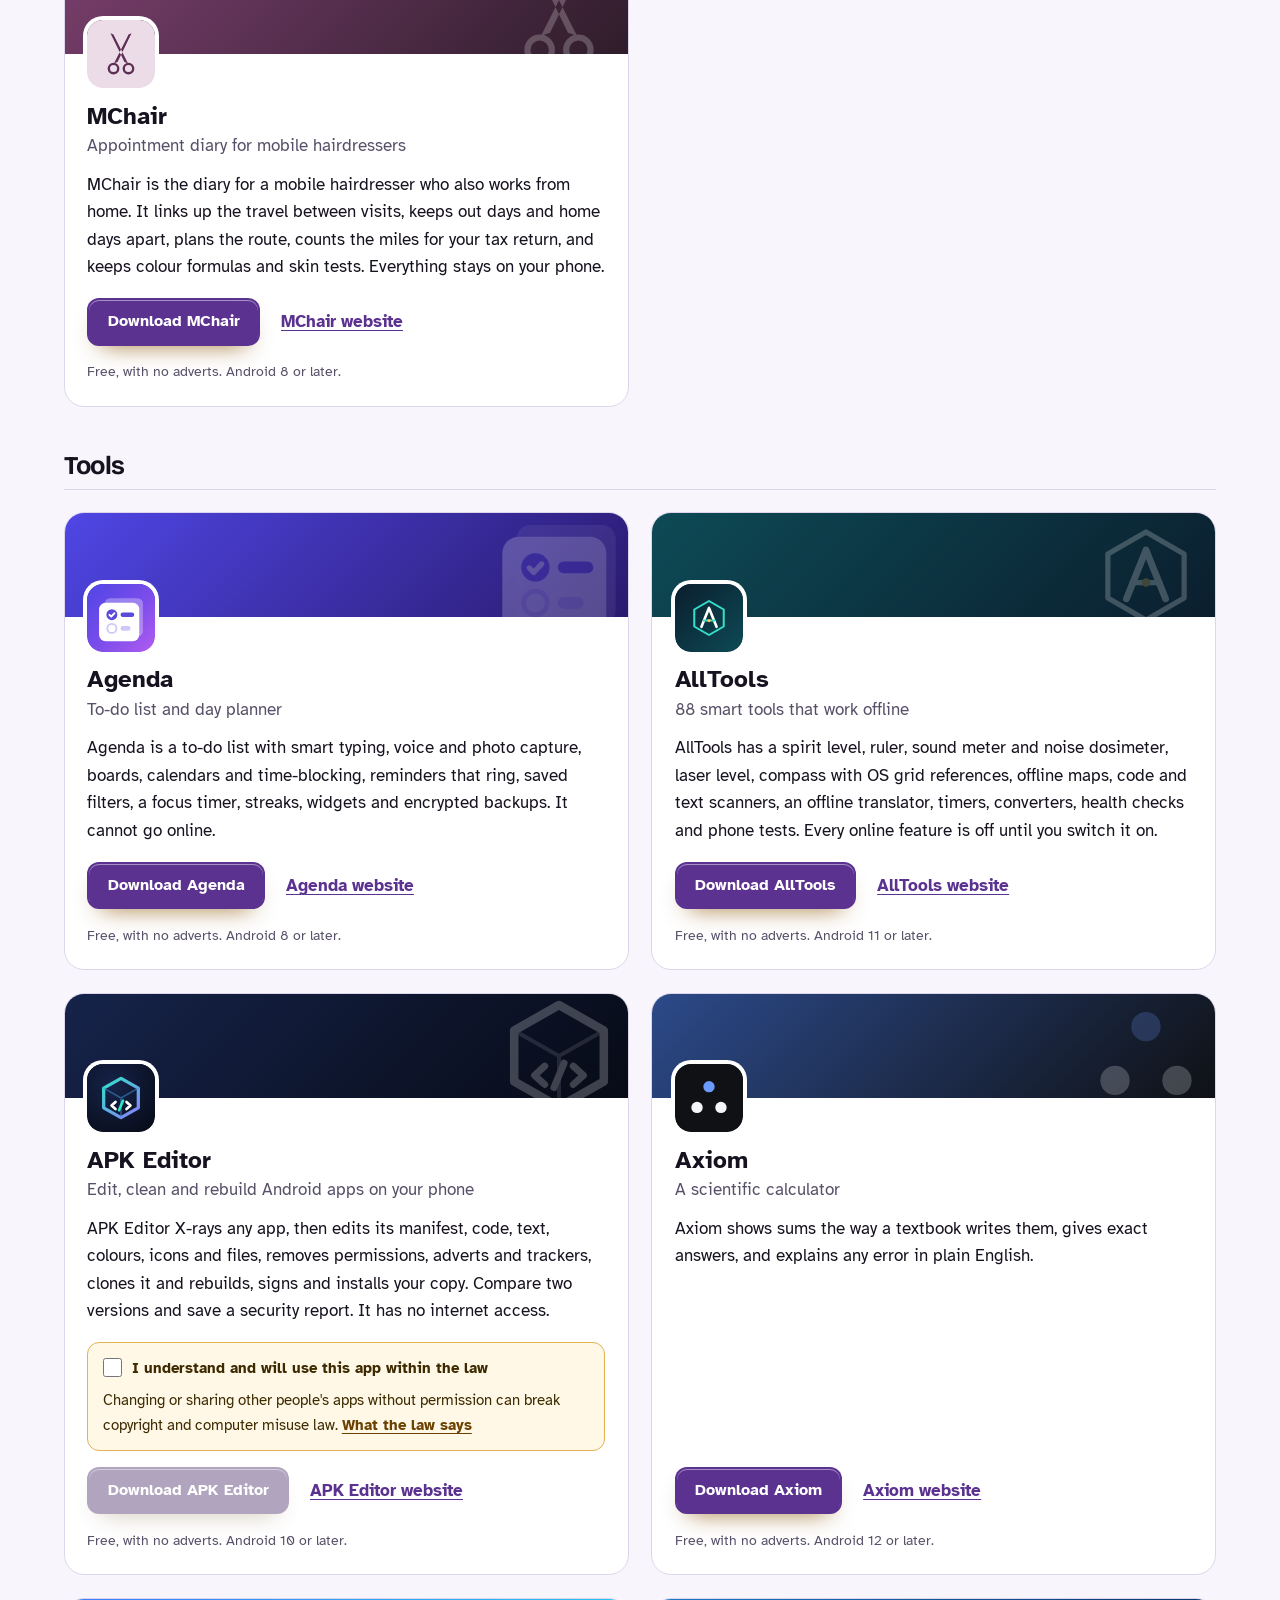
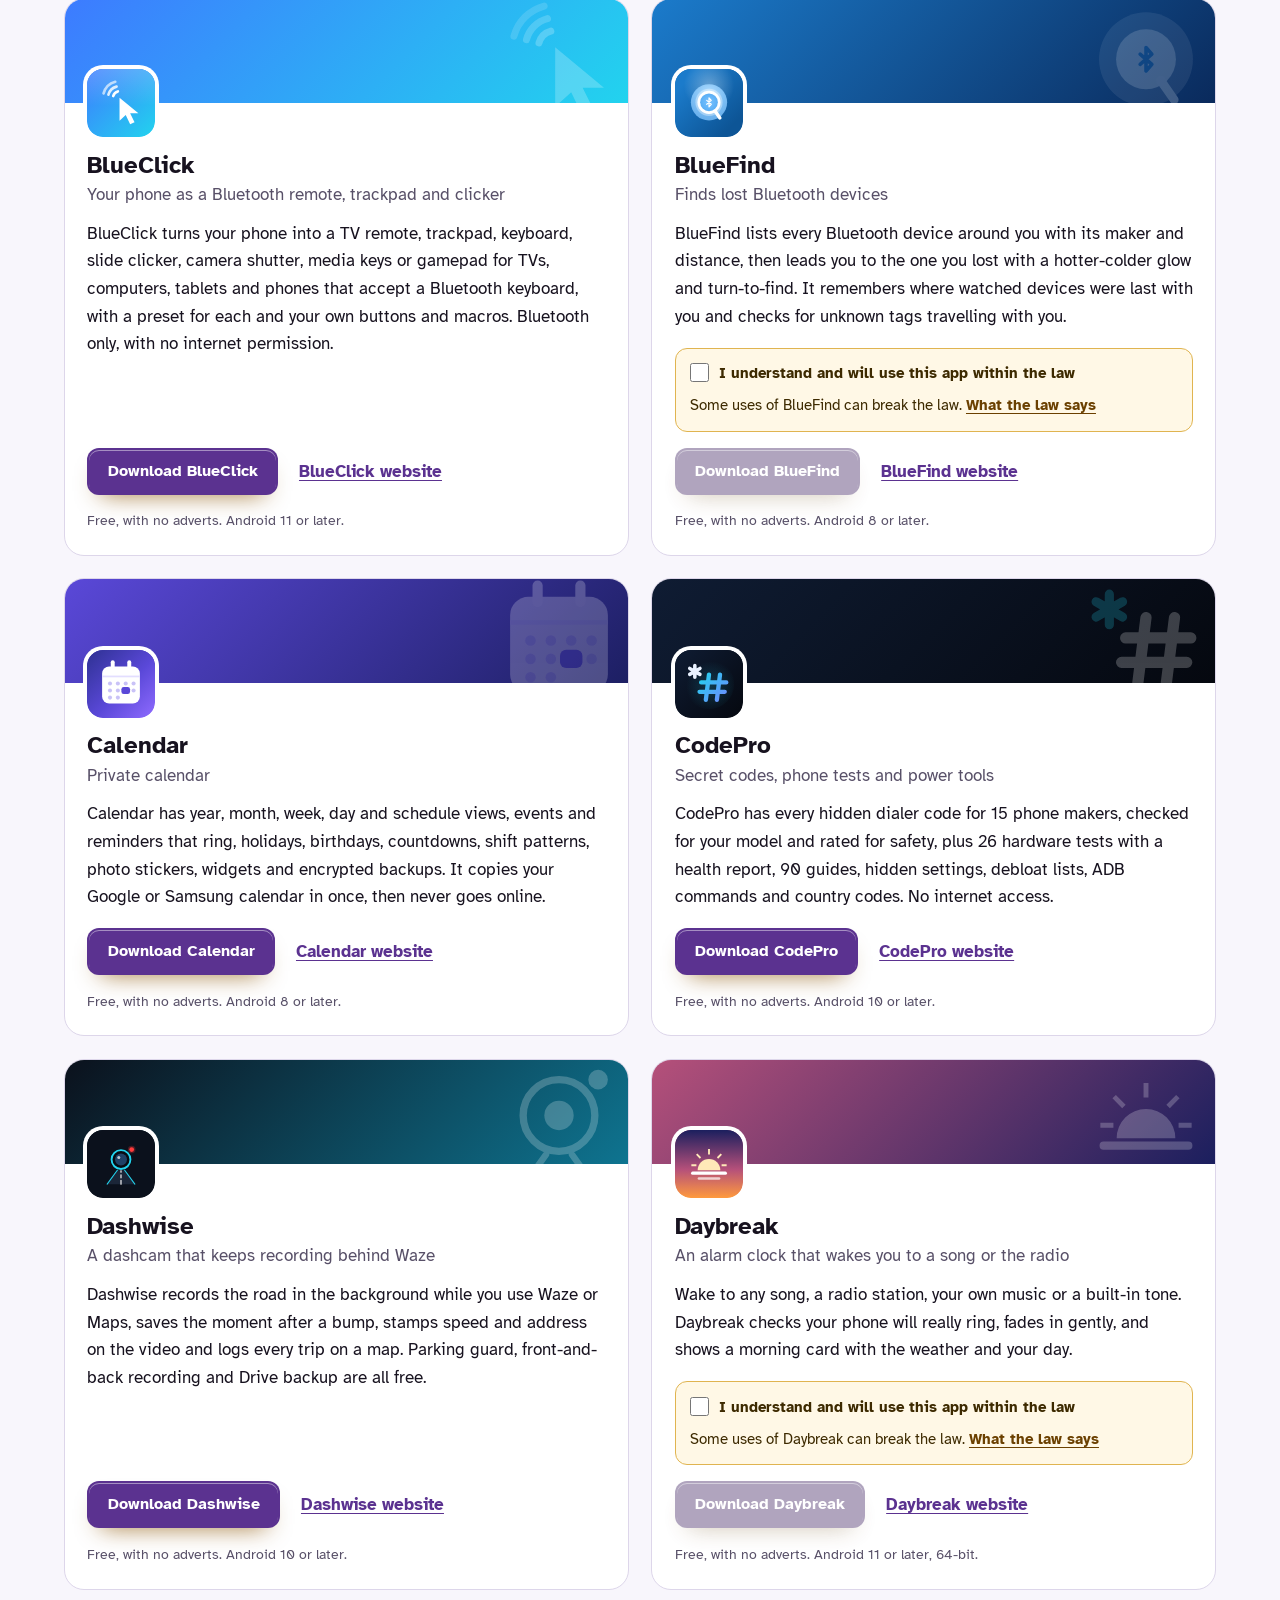
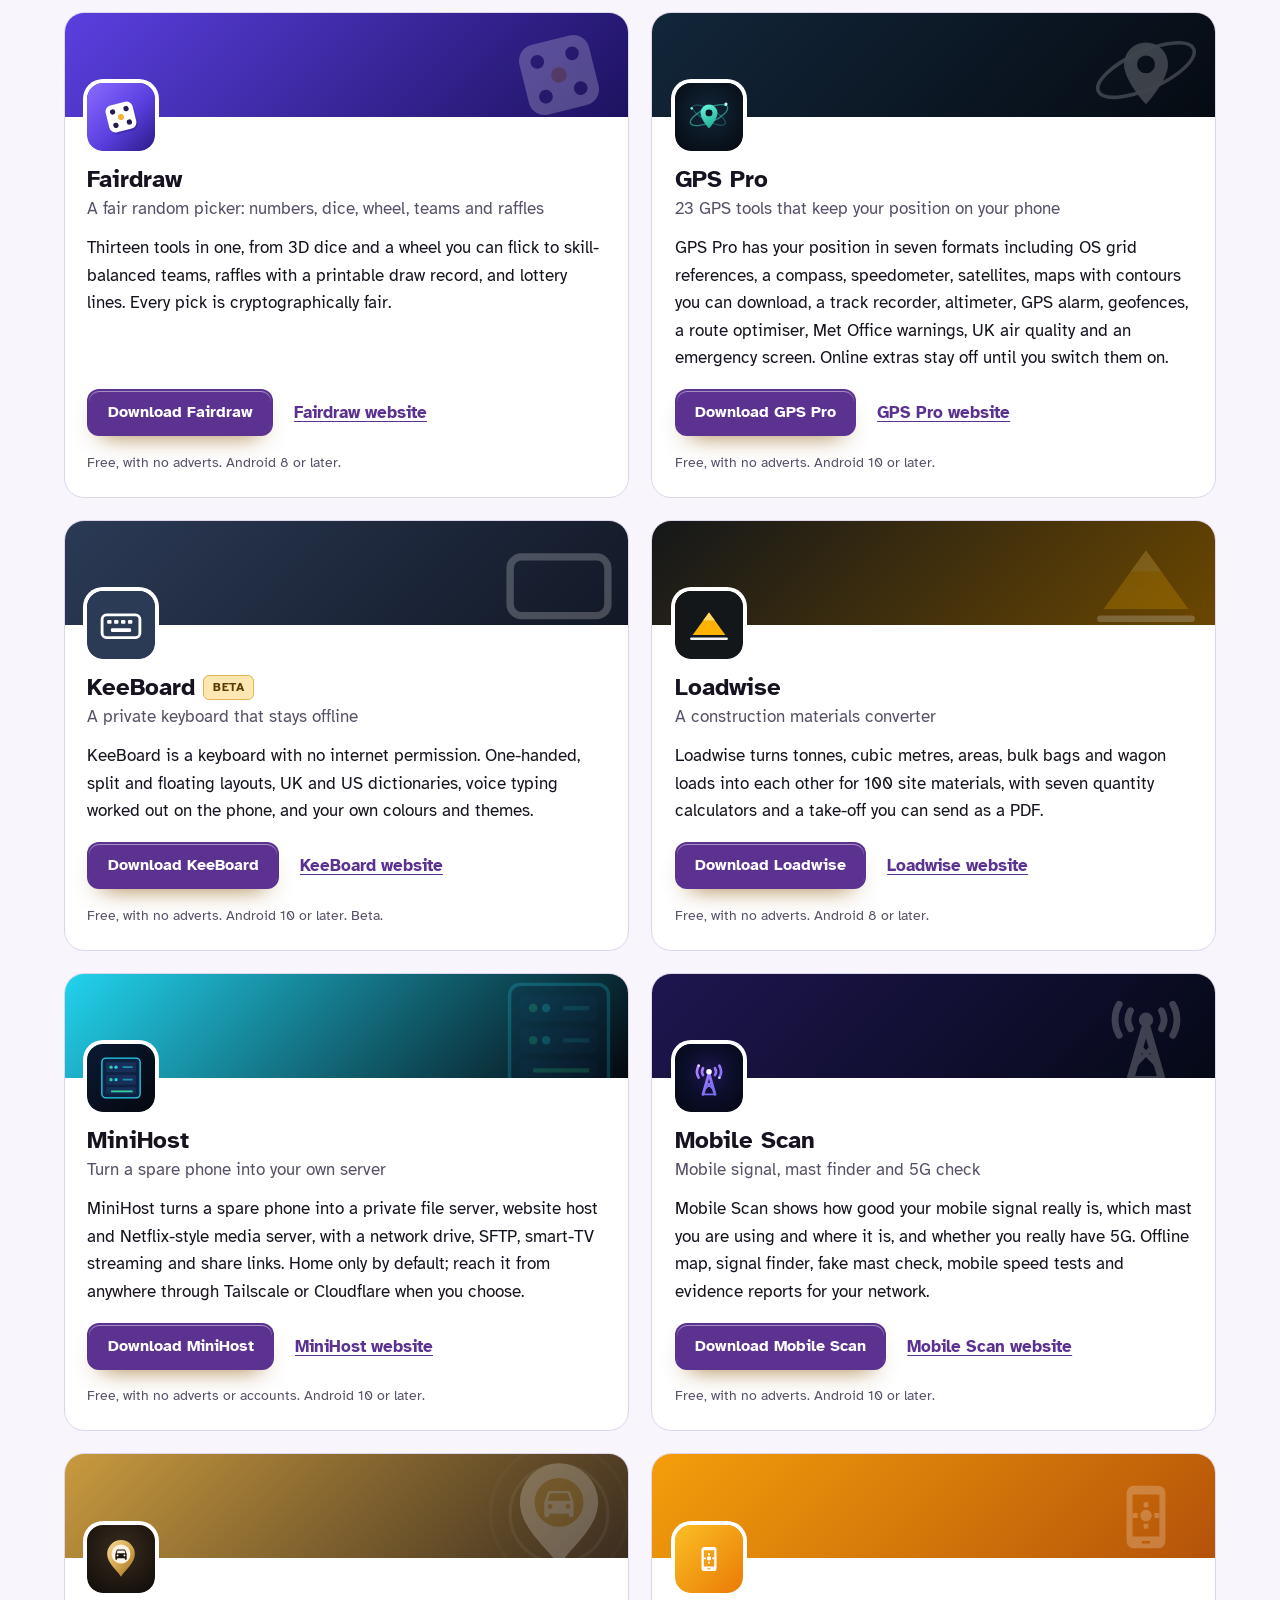
<file: more-apps.html>
<!DOCTYPE html>
<html lang="en-GB">
<head>
<meta charset="utf-8">
<meta name="viewport" content="width=device-width, initial-scale=1">
<title>More free Android apps from the maker of Onionz</title>
<meta name="description" content="All 99 free Android apps from the maker of Onionz, in one list by category, each with its download and a link to its website.">
<meta name="author" content="Jonathan Jackson">
<link rel="canonical" href="https://customgpter.github.io/onionz/more-apps.html">
<meta name="theme-color" content="#f8f6fc" media="(prefers-color-scheme: light)">
<meta name="theme-color" content="#0d0a14" media="(prefers-color-scheme: dark)">
<meta property="og:type" content="website">
<meta property="og:site_name" content="Onionz">
<meta property="og:title" content="More free Android apps from the maker of Onionz">
<meta property="og:description" content="All 99 free Android apps from the maker of Onionz, in one list by category, each with its download and a link to its website.">
<meta property="og:url" content="https://customgpter.github.io/onionz/more-apps.html">
<meta property="og:image" content="https://customgpter.github.io/onionz/assets/og.png">
<meta property="og:image:width" content="1200">
<meta property="og:image:height" content="630">
<meta property="og:image:alt" content="Onionz&#x27;s home screen: your private onion index, with the search box and index totals">
<meta property="og:locale" content="en_GB">
<meta name="twitter:card" content="summary_large_image">
<link rel="icon" href="./assets/favicon.svg" type="image/svg+xml">
<link rel="apple-touch-icon" href="./assets/apple-touch-icon.png">
<link rel="preload" href="./assets/fonts/bricolage-grotesque-latin.woff2" as="font" type="font/woff2" crossorigin>
<link rel="preload" href="./assets/fonts/atkinson-hyperlegible-latin-400-normal.woff2" as="font" type="font/woff2" crossorigin>
<link rel="stylesheet" href="./assets/site.css?v=1">
<link rel="stylesheet" href="./assets/house.css?v=1">
<script type="application/ld+json">{"@context":"https://schema.org","@type":"ItemList","name":"Apps from the maker of Onionz","url":"https://customgpter.github.io/onionz/more-apps.html","itemListElement":[{"@type":"ListItem","position":1,"name":"AddTxt","url":"https://customgpter.github.io/addtxt/"},{"@type":"ListItem","position":2,"name":"Backdrop","url":"https://customgpter.github.io/backdrop/"},{"@type":"ListItem","position":3,"name":"CaptionVid","url":"https://customgpter.github.io/captionvid/"},{"@type":"ListItem","position":4,"name":"Clearcut","url":"https://customgpter.github.io/clearcut/"},{"@type":"ListItem","position":5,"name":"Compress","url":"https://customgpter.github.io/compress/"},{"@type":"ListItem","position":6,"name":"Imprint","url":"https://customgpter.github.io/imprint/"},{"@type":"ListItem","position":7,"name":"Lightbox","url":"https://customgpter.github.io/lightbox/"},{"@type":"ListItem","position":8,"name":"Plainshot","url":"https://customgpter.github.io/plainshot/"},{"@type":"ListItem","position":9,"name":"Retag","url":"https://customgpter.github.io/retag/"},{"@type":"ListItem","position":10,"name":"ScrnSht","url":"https://customgpter.github.io/scrnsht/"},{"@type":"ListItem","position":11,"name":"Sortshot","url":"https://customgpter.github.io/sortshot/"},{"@type":"ListItem","position":12,"name":"Airwave","url":"https://customgpter.github.io/airwave/"},{"@type":"ListItem","position":13,"name":"Earshot","url":"https://customgpter.github.io/earshot/"},{"@type":"ListItem","position":14,"name":"Spoken","url":"https://customgpter.github.io/spoken/"},{"@type":"ListItem","position":15,"name":"Undertone","url":"https://customgpter.github.io/undertone/"},{"@type":"ListItem","position":16,"name":"PDF+","url":"https://customgpter.github.io/pdfplus/"},{"@type":"ListItem","position":17,"name":"ScanVault","url":"https://customgpter.github.io/scanvault/"},{"@type":"ListItem","position":18,"name":"Shelfmark","url":"https://customgpter.github.io/shelfmark/"},{"@type":"ListItem","position":19,"name":"WikiMe","url":"https://customgpter.github.io/wikime/"},{"@type":"ListItem","position":20,"name":"PolyFox French","url":"https://customgpter.github.io/polyfox/"},{"@type":"ListItem","position":21,"name":"PolyFox German","url":"https://customgpter.github.io/polyfox-german/"},{"@type":"ListItem","position":22,"name":"PolyFox Portuguese","url":"https://customgpter.github.io/polyfox-portuguese/"},{"@type":"ListItem","position":23,"name":"PolyFox Polish","url":"https://customgpter.github.io/polyfox-polish/"},{"@type":"ListItem","position":24,"name":"PolyFox Russian","url":"https://customgpter.github.io/polyfox-russian/"},{"@type":"ListItem","position":25,"name":"SpellFox","url":"https://customgpter.github.io/spellfox/"},{"@type":"ListItem","position":26,"name":"StarGaze","url":"https://customgpter.github.io/stargaze/"},{"@type":"ListItem","position":27,"name":"Baby Names","url":"https://customgpter.github.io/babynames/"},{"@type":"ListItem","position":28,"name":"BoxTime","url":"https://customgpter.github.io/boxtime/"},{"@type":"ListItem","position":29,"name":"Calmer","url":"https://customgpter.github.io/calmer/"},{"@type":"ListItem","position":30,"name":"Dosewise","url":"https://customgpter.github.io/dosewise/"},{"@type":"ListItem","position":31,"name":"MyHabits","url":"https://customgpter.github.io/myhabits/"},{"@type":"ListItem","position":32,"name":"MySteps","url":"https://customgpter.github.io/mysteps/"},{"@type":"ListItem","position":33,"name":"QuietCycle","url":"https://customgpter.github.io/quietcycle/"},{"@type":"ListItem","position":34,"name":"Redline","url":"https://customgpter.github.io/redline/"},{"@type":"ListItem","position":35,"name":"Steady","url":"https://customgpter.github.io/steady/"},{"@type":"ListItem","position":36,"name":"Barber","url":"https://customgpter.github.io/barber/"},{"@type":"ListItem","position":37,"name":"Chair","url":"https://customgpter.github.io/chair/"},{"@type":"ListItem","position":38,"name":"MChair","url":"https://customgpter.github.io/mchair/"},{"@type":"ListItem","position":39,"name":"Agenda","url":"https://customgpter.github.io/agenda/"},{"@type":"ListItem","position":40,"name":"AllTools","url":"https://customgpter.github.io/alltools/"},{"@type":"ListItem","position":41,"name":"APK Editor","url":"https://customgpter.github.io/apkeditor/"},{"@type":"ListItem","position":42,"name":"Axiom","url":"https://customgpter.github.io/axiom/"},{"@type":"ListItem","position":43,"name":"BlueClick","url":"https://customgpter.github.io/blueclick/"},{"@type":"ListItem","position":44,"name":"BlueFind","url":"https://customgpter.github.io/bluefind/"},{"@type":"ListItem","position":45,"name":"Calendar","url":"https://customgpter.github.io/calendar/"},{"@type":"ListItem","position":46,"name":"CodePro","url":"https://customgpter.github.io/codepro/"},{"@type":"ListItem","position":47,"name":"Dashwise","url":"https://customgpter.github.io/dashwise/"},{"@type":"ListItem","position":48,"name":"Daybreak","url":"https://customgpter.github.io/daybreak/"},{"@type":"ListItem","position":49,"name":"Fairdraw","url":"https://customgpter.github.io/fairdraw/"},{"@type":"ListItem","position":50,"name":"GPS Pro","url":"https://customgpter.github.io/gpspro/"},{"@type":"ListItem","position":51,"name":"KeeBoard","url":"https://customgpter.github.io/keeboard/"},{"@type":"ListItem","position":52,"name":"Loadwise","url":"https://customgpter.github.io/loadwise/"},{"@type":"ListItem","position":53,"name":"MiniHost","url":"https://customgpter.github.io/minihost/"},{"@type":"ListItem","position":54,"name":"Mobile Scan","url":"https://customgpter.github.io/mobilescan/"},{"@type":"ListItem","position":55,"name":"Parkwise","url":"https://customgpter.github.io/parkwise/"},{"@type":"ListItem","position":56,"name":"Pocketmind","url":"https://customgpter.github.io/pocketmind/"},{"@type":"ListItem","position":57,"name":"Refine","url":"https://customgpter.github.io/refine/"},{"@type":"ListItem","position":58,"name":"Shiftwise","url":"https://customgpter.github.io/shiftwise/"},{"@type":"ListItem","position":59,"name":"SimpleCalc","url":"https://customgpter.github.io/simplecalc/"},{"@type":"ListItem","position":60,"name":"Skyline","url":"https://customgpter.github.io/skyline/"},{"@type":"ListItem","position":61,"name":"Slipway","url":"https://customgpter.github.io/slipway/"},{"@type":"ListItem","position":62,"name":"Tagger","url":"https://customgpter.github.io/tagger/"},{"@type":"ListItem","position":63,"name":"TotalClean","url":"https://customgpter.github.io/totalclean/"},{"@type":"ListItem","position":64,"name":"TVLink","url":"https://customgpter.github.io/tvlink/"},{"@type":"ListItem","position":65,"name":"Unbox","url":"https://customgpter.github.io/unbox/"},{"@type":"ListItem","position":66,"name":"WhatsKeep","url":"https://customgpter.github.io/whatskeep/"},{"@type":"ListItem","position":67,"name":"WiFi Scan","url":"https://customgpter.github.io/wifiscan/"},{"@type":"ListItem","position":68,"name":"Auditly","url":"https://customgpter.github.io/auditly/"},{"@type":"ListItem","position":69,"name":"Backchannel","url":"https://customgpter.github.io/backchannel/"},{"@type":"ListItem","position":70,"name":"ENotes","url":"https://customgpter.github.io/enotes/"},{"@type":"ListItem","position":71,"name":"FindMe","url":"https://customgpter.github.io/findme/"},{"@type":"ListItem","position":72,"name":"iLock","url":"https://customgpter.github.io/ilock/"},{"@type":"ListItem","position":73,"name":"ImSafe","url":"https://customgpter.github.io/imsafe/"},{"@type":"ListItem","position":74,"name":"IShred","url":"https://customgpter.github.io/ishred/"},{"@type":"ListItem","position":75,"name":"LockBox","url":"https://customgpter.github.io/lockbox/"},{"@type":"ListItem","position":76,"name":"PassVault","url":"https://customgpter.github.io/passvault/"},{"@type":"ListItem","position":77,"name":"SpyFind","url":"https://customgpter.github.io/spyfind/"},{"@type":"ListItem","position":78,"name":"TextWipe","url":"https://customgpter.github.io/textwipe/"},{"@type":"ListItem","position":79,"name":"Tracewire","url":"https://customgpter.github.io/tracewire/"},{"@type":"ListItem","position":80,"name":"Vigil","url":"https://customgpter.github.io/vigil/"},{"@type":"ListItem","position":81,"name":"Grab","url":"https://customgpter.github.io/grab/"},{"@type":"ListItem","position":82,"name":"Swarm","url":"https://customgpter.github.io/swarm/"},{"@type":"ListItem","position":83,"name":"Plane Games","url":"https://customgpter.github.io/plane-games/"},{"@type":"ListItem","position":84,"name":"Ninefold","url":"https://customgpter.github.io/ninefold/"},{"@type":"ListItem","position":85,"name":"Cubewise","url":"https://customgpter.github.io/cubewise/"},{"@type":"ListItem","position":86,"name":"Tilewise","url":"https://customgpter.github.io/tilewise/"},{"@type":"ListItem","position":87,"name":"Letterwise","url":"https://customgpter.github.io/letterwise/"},{"@type":"ListItem","position":88,"name":"Kingside","url":"https://customgpter.github.io/kingside/"},{"@type":"ListItem","position":89,"name":"Deckhand","url":"https://customgpter.github.io/deckhand/"},{"@type":"ListItem","position":90,"name":"SNESForge","url":"https://customgpter.github.io/snesforge/"},{"@type":"ListItem","position":91,"name":"Fame Boy","url":"https://customgpter.github.io/fameboy/"},{"@type":"ListItem","position":92,"name":"PSPPro","url":"https://customgpter.github.io/psppro/"},{"@type":"ListItem","position":93,"name":"MegaGen","url":"https://customgpter.github.io/megagen/"},{"@type":"ListItem","position":94,"name":"QVR","url":"https://customgpter.github.io/qvr/"},{"@type":"ListItem","position":95,"name":"QVR Watch","url":"https://customgpter.github.io/qvr-watch/"},{"@type":"ListItem","position":96,"name":"QVRLite","url":"https://customgpter.github.io/qvrlite/"},{"@type":"ListItem","position":97,"name":"Onionz","url":"https://customgpter.github.io/onionz/"},{"@type":"ListItem","position":98,"name":"OnionzWeb","url":"https://customgpter.github.io/onionzweb/"}]}</script>
<link rel="stylesheet" href="./assets/apps-list.css?v=1">
<script src="./assets/apps-list.js?v=1" defer></script>
</head>
<body>
<a class="skip" href="#main">Skip to content</a>
<header class="masthead">
<div class="wrap">
<a class="brand" href="./" aria-label="Onionz home"><svg viewBox="0 0 108 108" aria-hidden="true"><rect width="108" height="108" rx="24" fill="#4b2a6e"/><path d="M54 26c-3 9-17 15-17 31a17 17 0 0 0 34 0c0-16-14-22-17-31z" fill="none" stroke="#fff" stroke-width="4.5" stroke-linejoin="round"/><path d="M54 40c-2 6-8 10-8 18a8 8 0 0 0 16 0c0-8-6-12-8-18z" fill="#c9a7f2"/></svg><span>Onionz</span></a><span class="beta-tag">Beta</span>
<nav aria-label="Main"><ul><li><a href="./#features">Features</a></li><li><a href="./compare.html">Compare</a></li><li><a href="./releases.html">Releases</a></li><li><a class="more-apps" href="./more-apps.html" aria-current="page"><svg class="ico" viewBox="0 0 24 24" aria-hidden="true"><rect x="4" y="4" width="6.5" height="6.5" rx="1.6"/><rect x="13.5" y="4" width="6.5" height="6.5" rx="1.6"/><rect x="4" y="13.5" width="6.5" height="6.5" rx="1.6"/><rect x="13.5" y="13.5" width="6.5" height="6.5" rx="1.6"/></svg>More apps</a></li></ul></nav>
<a class="button small" href="./#download"><svg class="ico" viewBox="0 0 24 24" aria-hidden="true"><path d="M12 4v11"/><path d="M7 10.5l5 5 5-5"/><path d="M5 20h14"/></svg>Download</a>
</div>
</header>
<main id="main" class="doc">
<div class="wrap">
<div class="measure">
<h1>More apps</h1>
<p class="lede">Onionz has siblings. Each is an Android app by the same developer, free, with no adverts and nothing to unlock. Each button downloads the newest app file straight from that app's own page on GitHub.</p>
</div>
<!-- apps:start -->
<nav class="mapps-jump" aria-label="App groups"><ul><li><a href="#apps-photo">Photo and video</a></li><li><a href="#apps-audio">Music and audio</a></li><li><a href="#apps-reading">Reading and documents</a></li><li><a href="#apps-learning">Learning</a></li><li><a href="#apps-health">Health and fitness</a></li><li><a href="#apps-diaries">Diaries for business</a></li><li><a href="#apps-tools">Tools</a></li><li><a href="#apps-security">Security and privacy</a></li><li><a href="#apps-downloads">Downloads</a></li><li><a href="#apps-games">Games</a></li><li><a href="#apps-testing">In beta</a></li></ul></nav>
<div class="mapps-group" role="group" aria-labelledby="apps-photo"><h2 class="mapps-cat" id="apps-photo">Photo and video</h2>
<ul class="mapps"><li class="mapp" style="--b:#0b0c0f;--b2:#3f5208"><div class="mapp-cover" aria-hidden="true"><svg viewBox="0 0 108 108"><path fill="#fff" d="M24 22h60v17H63v49H45V39H24z"/></svg></div><div class="mapp-body"><svg class="mapp-icon" viewBox="0 0 108 108" aria-hidden="true"><rect width="108" height="108" rx="24" fill="#0b0c0f"/><path fill="#d4ff3a" d="M29 58h50a5 5 0 0 1 5 5v8a5 5 0 0 1-5 5H29a5 5 0 0 1-5-5v-8a5 5 0 0 1 5-5z"/><path fill="#fff" d="M33 32h32v9H54v31H44V41H33z"/><path fill="#d4ff3a" d="M72 30h4v28h-4z"/><path fill="#0b0c0f" d="M72 58h4v14h-4z"/></svg><h3>AddTxt</h3><p class="mapp-kind">Puts text on photos</p><p class="mapp-say">AddTxt adds text to photos with 1,939 fonts, ready-made styles, layers, shapes, stickers and a pen. Style single words, run text along any line, and put the same title block on a batch of photos.</p><p class="mapp-go"><a class="button" href="https://github.com/CustomGPTer/addtxt/releases/latest/download/AddTxt.apk">Download AddTxt</a><a class="mapp-site" href="https://customgpter.github.io/addtxt/">AddTxt website</a></p><p class="mapp-needs">Free, with no adverts. Android 11 or later.</p></div></li>
<li class="mapp" style="--b:#5a48d6;--b2:#1a1c55"><div class="mapp-cover" aria-hidden="true"><svg viewBox="0 0 108 108"><g transform="translate(54 58) scale(1.3) translate(-54 -58)"><rect x="38" y="30" width="32" height="52" rx="6" fill="#fff" fill-opacity=".3" transform="rotate(-16 54 58)"/><rect x="38" y="30" width="32" height="52" rx="6" fill="#fff" fill-opacity=".6" transform="rotate(-6 54 58)"/><g transform="rotate(6 54 58)"><rect x="38" y="30" width="32" height="52" rx="6" fill="#fff"/><path d="M41 68l9-11 6 7 4-4 7 8v8a4 4 0 0 1-4 4H45a4 4 0 0 1-4-4z" fill="#4d45c9"/><circle cx="60" cy="44" r="4.5" fill="#FFB86B"/></g></g></svg></div><div class="mapp-body"><svg class="mapp-icon" viewBox="0 0 108 108" aria-hidden="true"><defs><linearGradient id="i-backdrop-mapp-cc" x1="0" y1="0" x2="1" y2="1"><stop offset="0" stop-color="#9c8bff"/><stop offset=".55" stop-color="#4d45c9"/><stop offset="1" stop-color="#1a1c55"/></linearGradient></defs><rect width="108" height="108" rx="24" fill="url(#i-backdrop-mapp-cc)"/><g transform="translate(54 58) scale(1.3) translate(-54 -58)"><rect x="38" y="30" width="32" height="52" rx="6" fill="#fff" fill-opacity=".3" transform="rotate(-16 54 58)"/><rect x="38" y="30" width="32" height="52" rx="6" fill="#fff" fill-opacity=".6" transform="rotate(-6 54 58)"/><g transform="rotate(6 54 58)"><rect x="38" y="30" width="32" height="52" rx="6" fill="#fff"/><path d="M41 68l9-11 6 7 4-4 7 8v8a4 4 0 0 1-4 4H45a4 4 0 0 1-4-4z" fill="#4d45c9"/><circle cx="60" cy="44" r="4.5" fill="#FFB86B"/></g></g></svg><h3>Backdrop</h3><p class="mapp-kind">A private wallpaper changer</p><p class="mapp-say">Choose 1 to 25 of your own photos and a new one fades in every time you unlock. Frame each one as you add it, switch to Safe Mode in one tap, and nothing ever leaves your phone: it has no internet access at all.</p><p class="mapp-go"><a class="button" href="https://github.com/CustomGPTer/backdrop/releases/latest/download/Backdrop.apk">Download Backdrop</a><a class="mapp-site" href="https://customgpter.github.io/backdrop/">Backdrop website</a></p><p class="mapp-needs">Free, with no adverts. Android 8 or later.</p></div></li>
<li class="mapp" style="--b:#ff6a4d;--b2:#1a1020"><div class="mapp-cover" aria-hidden="true"><svg viewBox="0 0 108 108"><g transform="translate(54 54) scale(1.3) translate(-54 -54)"><path d="M38,34 h32 a8,8 0 0 1 8,8 v24 a8,8 0 0 1 -8,8 h-32 a8,8 0 0 1 -8,-8 v-24 a8,8 0 0 1 8,-8 z" fill="none" stroke="#fff" stroke-width="4"/><path d="M49,42 L61,49 L49,56 Z" fill="#fff"/><path d="M39,61 h14 a2.5,2.5 0 0 1 0,5 h-14 a2.5,2.5 0 0 1 0,-5 z" fill="#fff"/><path d="M57,61 h12 a2.5,2.5 0 0 1 0,5 h-12 a2.5,2.5 0 0 1 0,-5 z" fill="#ffffff"/></g></svg></div><div class="mapp-body"><svg class="mapp-icon" viewBox="0 0 108 108" aria-hidden="true"><defs><linearGradient id="i-captionvid-cvbg" x1="0" y1="0" x2="1" y2="1"><stop offset="0" stop-color="#ff4d6d"/><stop offset=".55" stop-color="#ff7a45"/><stop offset="1" stop-color="#ffb547"/></linearGradient></defs><rect width="108" height="108" rx="24" fill="url(#i-captionvid-cvbg)"/><g transform="translate(54 54) scale(1.3) translate(-54 -54)"><path d="M38,34 h32 a8,8 0 0 1 8,8 v24 a8,8 0 0 1 -8,8 h-32 a8,8 0 0 1 -8,-8 v-24 a8,8 0 0 1 8,-8 z" fill="none" stroke="#fff" stroke-width="4"/><path d="M49,42 L61,49 L49,56 Z" fill="#fff"/><path d="M39,61 h14 a2.5,2.5 0 0 1 0,5 h-14 a2.5,2.5 0 0 1 0,-5 z" fill="#fff"/><path d="M57,61 h12 a2.5,2.5 0 0 1 0,5 h-12 a2.5,2.5 0 0 1 0,-5 z" fill="#1a1020"/></g></svg><h3>CaptionVid</h3><p class="mapp-kind">Auto captions for your videos, made on your phone</p><p class="mapp-say">CaptionVid writes word-by-word captions for your videos in the background, with 45 animated looks, 171 fonts, silence cutting, translation and subtitle files. Speech recognition runs on the phone: no upload, no account.</p><p class="mapp-go"><a class="button" href="https://github.com/CustomGPTer/captionvid/releases/latest/download/CaptionVid.apk">Download CaptionVid</a><a class="mapp-site" href="https://customgpter.github.io/captionvid/">CaptionVid website</a></p><p class="mapp-needs">Free, with no adverts or watermark. Android 10 or later.</p></div></li><li class="mapp" style="--b:#5b50f0;--b2:#2a2378"><div class="mapp-cover" aria-hidden="true"><svg viewBox="0 0 108 108"><circle cx="54" cy="41" r="10.5" fill="#fff"/><path d="M34 78c0-14.5 8.5-23 20-23s20 8.5 20 23z" fill="#fff"/><path d="M27 41V27h14M67 27h14v14M27 67v14h14M67 81h14V67" fill="none" stroke="#fff" stroke-width="5" stroke-linecap="round" stroke-linejoin="round"/></svg></div><div class="mapp-body"><svg class="mapp-icon" viewBox="0 0 108 108" aria-hidden="true"><defs><linearGradient id="i-clearcut-mapp-cc" x1="0" y1="0" x2="1" y2="1"><stop offset="0" stop-color="#5b50f0"/><stop offset="1" stop-color="#2a2378"/></linearGradient></defs><rect width="108" height="108" rx="24" fill="url(#i-clearcut-mapp-cc)"/><circle cx="54" cy="41" r="10.5" fill="#fff"/><path d="M34 78c0-14.5 8.5-23 20-23s20 8.5 20 23z" fill="#fff"/><path d="M27 41V27h14M67 27h14v14M27 67v14h14M67 81h14V67" fill="none" stroke="#fff" stroke-width="5" stroke-linecap="round" stroke-linejoin="round"/></svg><h3>Clearcut</h3><p class="mapp-kind">A background remover that works on your phone</p><p class="mapp-say">One tap cuts the subject out of a photo, and hand tools tidy the rest. Save it see-through, put something new behind it, or make it a WhatsApp sticker. Your photos are never uploaded.</p><p class="mapp-go"><a class="button" href="https://github.com/CustomGPTer/clearcut/releases/latest/download/Clearcut.apk">Download Clearcut</a><a class="mapp-site" href="https://customgpter.github.io/clearcut/">Clearcut website</a></p><p class="mapp-needs">Free, with no adverts. Android 10 or later, 64-bit.</p></div></li>
<li class="mapp" style="--b:#12181e;--b2:#0c2a20"><div class="mapp-cover" aria-hidden="true"><svg viewBox="0 0 108 108"><rect width="108" height="108" rx="24" fill="#12181e"/><g transform="translate(54 54) scale(1.3) translate(-54 -54)"><path fill="none" stroke="#e9eef3" stroke-width="4.5" stroke-linejoin="round" d="M41 43h26a5 5 0 0 1 5 5v12a5 5 0 0 1-5 5H41a5 5 0 0 1-5-5V48a5 5 0 0 1 5-5z"/><path fill="#e9eef3" d="M50.5 48.2l9.2 5.3a.6.6 0 0 1 0 1l-9.2 5.3a.6.6 0 0 1-.9-.5V48.7a.6.6 0 0 1 .9-.5z"/><path fill="none" stroke="#3ddc97" stroke-width="5" stroke-linecap="round" stroke-linejoin="round" d="M54 24v12M47.5 30.5 54 37l6.5-6.5M54 84V72M47.5 77.5 54 71l6.5 6.5"/></g></svg></div><div class="mapp-body"><svg class="mapp-icon" viewBox="0 0 108 108" aria-hidden="true"><rect width="108" height="108" rx="24" fill="#12181e"/><g transform="translate(54 54) scale(1.3) translate(-54 -54)"><path fill="none" stroke="#e9eef3" stroke-width="4.5" stroke-linejoin="round" d="M41 43h26a5 5 0 0 1 5 5v12a5 5 0 0 1-5 5H41a5 5 0 0 1-5-5V48a5 5 0 0 1 5-5z"/><path fill="#e9eef3" d="M50.5 48.2l9.2 5.3a.6.6 0 0 1 0 1l-9.2 5.3a.6.6 0 0 1-.9-.5V48.7a.6.6 0 0 1 .9-.5z"/><path fill="none" stroke="#3ddc97" stroke-width="5" stroke-linecap="round" stroke-linejoin="round" d="M54 24v12M47.5 30.5 54 37l6.5-6.5M54 84V72M47.5 77.5 54 71l6.5 6.5"/></g></svg><h3>Compress</h3><p class="mapp-kind">A video compressor</p><p class="mapp-say">Compress makes the videos on your phone smaller without a difference you can see, at the full picture size, and carries on with the screen off.</p><p class="mapp-go"><a class="button" href="https://github.com/CustomGPTer/compress/releases/latest/download/Compress.apk">Download Compress</a><a class="mapp-site" href="https://customgpter.github.io/compress/">Compress website</a></p><p class="mapp-needs">Free, with no adverts. Android 10 or later, 64-bit.</p></div></li>
<li class="mapp" style="--b:#2a3050;--b2:#0e1220"><div class="mapp-cover" aria-hidden="true"><svg viewBox="0 0 108 108"><g transform="translate(54 54) scale(1.32) translate(-54 -54)"><path d="M31.5 41.500A25 25 0 0 1 76.500 41.500" fill="none" stroke="#fff" stroke-width="4.5" stroke-linecap="round"/><path d="M76.500 66.500A25 25 0 0 1 31.500 66.500" fill="none" stroke="#fff" stroke-width="4.5" stroke-linecap="round"/><path fill="#fff" d="M24 47h60a3 3 0 0 1 3 3v8a3 3 0 0 1-3 3H24a3 3 0 0 1-3-3v-8a3 3 0 0 1 3-3z"/></g></svg></div><div class="mapp-body"><svg class="mapp-icon" viewBox="0 0 108 108" aria-hidden="true"><rect width="108" height="108" rx="24" fill="#0e1220"/><g transform="translate(54 54) scale(1.32) translate(-54 -54)"><path d="M31.5 41.500A25 25 0 0 1 76.500 41.500" fill="none" stroke="#f2553d" stroke-width="4.5" stroke-linecap="round"/><path d="M76.500 66.500A25 25 0 0 1 31.500 66.500" fill="none" stroke="#f2553d" stroke-width="4.5" stroke-linecap="round"/><path fill="#f6f2ea" d="M24 47h60a3 3 0 0 1 3 3v8a3 3 0 0 1-3 3H24a3 3 0 0 1-3-3v-8a3 3 0 0 1 3-3z"/><path fill="#0e1220" d="M30 51.500h4v5h-4zM38 51.500h14v5H38zM56 51.500h8v5h-8zM68 51.500h10v5H68z"/></g></svg><h3>Imprint</h3><p class="mapp-kind">A watermark app for photos, PDFs and videos</p><p class="mapp-say">Imprint puts your watermark on photos, PDFs and videos. 120 designs to start from, 1,824 typefaces, batches, presets and a backup file.</p><p class="mapp-go"><a class="button" href="https://github.com/CustomGPTer/imprint/releases/latest/download/Imprint.apk">Download Imprint</a><a class="mapp-site" href="https://customgpter.github.io/imprint/">Imprint website</a></p><p class="mapp-needs">Free, with no adverts. Android 11 or later.</p></div></li>
<li class="mapp" style="--b:#5a4520;--b2:#15171c"><div class="mapp-cover" aria-hidden="true"><svg viewBox="0 0 108 108"><path fill="#ffc45c" fill-opacity=".2" d="M32 25h14a7 7 0 0 1 7 7v44a7 7 0 0 1-7 7H32a7 7 0 0 1-7-7V32a7 7 0 0 1 7-7z"/><path fill="#ffc45c" d="M34 29h12a5 5 0 0 1 5 5v40a5 5 0 0 1-5 5H34a5 5 0 0 1-5-5V34a5 5 0 0 1 5-5z"/><path fill="#b8893a" d="M62 29h12a5 5 0 0 1 5 5v12a5 5 0 0 1-5 5H62a5 5 0 0 1-5-5V34a5 5 0 0 1 5-5z"/><path fill="#6e5425" d="M62 57h12a5 5 0 0 1 5 5v12a5 5 0 0 1-5 5H62a5 5 0 0 1-5-5V62a5 5 0 0 1 5-5z"/></svg></div><div class="mapp-body"><svg class="mapp-icon" viewBox="0 0 108 108" aria-hidden="true"><rect width="108" height="108" rx="24" fill="#15171c"/><path fill="#ffc45c" fill-opacity=".2" d="M32 25h14a7 7 0 0 1 7 7v44a7 7 0 0 1-7 7H32a7 7 0 0 1-7-7V32a7 7 0 0 1 7-7z"/><path fill="#ffc45c" d="M34 29h12a5 5 0 0 1 5 5v40a5 5 0 0 1-5 5H34a5 5 0 0 1-5-5V34a5 5 0 0 1 5-5z"/><path fill="#b8893a" d="M62 29h12a5 5 0 0 1 5 5v12a5 5 0 0 1-5 5H62a5 5 0 0 1-5-5V34a5 5 0 0 1 5-5z"/><path fill="#6e5425" d="M62 57h12a5 5 0 0 1 5 5v12a5 5 0 0 1-5 5H62a5 5 0 0 1-5-5V62a5 5 0 0 1 5-5z"/></svg><h3>Lightbox</h3><p class="mapp-kind">A private gallery for photos and videos</p><p class="mapp-say">Lightbox shows every photo and video on the phone, finds them by what is in them and where they were taken, edits and tidies them, and takes the hidden information out before you share.</p><p class="mapp-go"><a class="button" href="https://github.com/CustomGPTer/lightbox/releases/latest/download/Lightbox.apk">Download Lightbox</a><a class="mapp-site" href="https://customgpter.github.io/lightbox/">Lightbox website</a></p><p class="mapp-needs">Free, with no adverts. Android 13 or later.</p></div></li>
<li class="mapp" style="--b:#15171c;--b2:#0e3b2b"><div class="mapp-cover" aria-hidden="true"><svg viewBox="0 0 64 64"><rect width="64" height="64" rx="14" fill="#15171c"/><path d="M32 9l19 7v15c0 12-8 20.5-19 24-11-3.5-19-12-19-24V16z" fill="#5edfb0"/><circle cx="32" cy="31" r="9.5" fill="#15171c"/><circle cx="32" cy="31" r="5.5" fill="#5edfb0"/><circle cx="34.2" cy="28.8" r="1.6" fill="#15171c"/></svg></div><div class="mapp-body"><svg class="mapp-icon" viewBox="0 0 64 64" aria-hidden="true"><rect width="64" height="64" rx="14" fill="#15171c"/><path d="M32 9l19 7v15c0 12-8 20.5-19 24-11-3.5-19-12-19-24V16z" fill="#5edfb0"/><circle cx="32" cy="31" r="9.5" fill="#15171c"/><circle cx="32" cy="31" r="5.5" fill="#5edfb0"/><circle cx="34.2" cy="28.8" r="1.6" fill="#15171c"/></svg><h3>Plainshot</h3><p class="mapp-kind">Takes hidden information out of photos</p><p class="mapp-say">Plainshot removes where you were, the date and time and which phone you have from each photo as you take it. Tap Shoot, use the phone&#x27;s own camera, and each shot is cleaned a few seconds later.</p><p class="mapp-go"><a class="button" href="https://github.com/CustomGPTer/plainshot/releases/latest/download/Plainshot.apk">Download Plainshot</a><a class="mapp-site" href="https://customgpter.github.io/plainshot/">Plainshot website</a></p><p class="mapp-needs">Free, with no adverts. Android 13 or later.</p></div></li>
<li class="mapp" style="--b:#1565c0;--b2:#0d3f7a"><div class="mapp-cover" aria-hidden="true"><svg viewBox="0 0 108 108"><g transform="translate(54 54) scale(1.22) rotate(-32) translate(-54 -54)"><path fill="#fff" d="M36 38h30a6 6 0 0 1 4.2 1.8l11 11a4.5 4.5 0 0 1 0 6.4l-11 11a6 6 0 0 1-4.2 1.8H36a6 6 0 0 1-6-6V44a6 6 0 0 1 6-6z"/></g></svg></div><div class="mapp-body"><svg class="mapp-icon" viewBox="0 0 108 108" aria-hidden="true"><rect width="108" height="108" rx="24" fill="#1565c0"/><g transform="translate(54 54) scale(1.22) rotate(-32) translate(-54 -54)"><path fill="#fff" d="M36 38h30a6 6 0 0 1 4.2 1.8l11 11a4.5 4.5 0 0 1 0 6.4l-11 11a6 6 0 0 1-4.2 1.8H36a6 6 0 0 1-6-6V44a6 6 0 0 1 6-6z"/><circle cx="70" cy="54" r="3.6" fill="#1565c0"/><path fill="#1565c0" d="M37 47.5h22a1.75 1.75 0 0 1 0 3.5H37a1.75 1.75 0 0 1 0-3.5zM37 57h15a1.75 1.75 0 0 1 0 3.5H37a1.75 1.75 0 0 1 0-3.5z"/></g></svg><h3>Retag</h3><p class="mapp-kind">A photo metadata editor and remover</p><p class="mapp-say">Retag shows the details hidden inside a photo, such as where and when it was taken and on which phone, and lets you change them or take them out before you share.</p><p class="mapp-go"><a class="button" href="https://github.com/CustomGPTer/retag/releases/latest/download/Retag.apk">Download Retag</a><a class="mapp-site" href="https://customgpter.github.io/retag/">Retag website</a></p><p class="mapp-needs">Free, with no adverts. Android 11 or later.</p></div></li>
<li class="mapp" style="--b:#c9961c;--b2:#15171c"><div class="mapp-cover" aria-hidden="true"><svg viewBox="0 0 108 108"><path d="M33,45V38a5,5 0,0 1,5 -5H45 M63,33H70a5,5 0,0 1,5 5V45 M75,63V70a5,5 0,0 1,-5 5H63 M45,75H38a5,5 0,0 1,-5 -5V63" fill="none" stroke="#fff" stroke-width="6" stroke-linecap="round" stroke-linejoin="round"/><circle cx="54" cy="54" r="11" fill="#fff"/></svg></div><div class="mapp-body"><svg class="mapp-icon" viewBox="0 0 108 108" aria-hidden="true"><rect width="108" height="108" rx="24" fill="#15171c"/><path d="M33,45V38a5,5 0,0 1,5 -5H45 M63,33H70a5,5 0,0 1,5 5V45 M75,63V70a5,5 0,0 1,-5 5H63 M45,75H38a5,5 0,0 1,-5 -5V63" fill="none" stroke="#FFC233" stroke-width="6" stroke-linecap="round" stroke-linejoin="round"/><circle cx="54" cy="54" r="11" fill="#FFC233"/><circle cx="54" cy="54" r="5.5" fill="#15171c"/></svg><h3>ScrnSht</h3><p class="mapp-kind">A floating screenshot button</p><p class="mapp-say">Tap the see-through bubble over any app for a clean screenshot, with the status and navigation bars cropped off and saved straight to your gallery. Saved crops, a quick editor with blur, a timer, widgets and a quick-settings tile.</p><p class="mapp-go"><a class="button" href="https://github.com/CustomGPTer/scrnsht/releases/latest/download/ScrnSht.apk">Download ScrnSht</a><a class="mapp-site" href="https://customgpter.github.io/scrnsht/">ScrnSht website</a></p><p class="mapp-needs">Free, with no adverts. Android 13 or later.</p></div></li>
<li class="mapp" style="--b:#15171c;--b2:#4a3708"><div class="mapp-cover" aria-hidden="true"><svg viewBox="0 0 64 64"><rect width="64" height="64" rx="14" fill="#15171c"/><path d="M14 18h13c1.3 0 2.5.6 3.3 1.6L33.2 23H50c2.8 0 5 2.2 5 5v20c0 2.8-2.2 5-5 5H14c-2.8 0-5-2.2-5-5V23c0-2.8 2.2-5 5-5z" fill="#ffc233"/><circle cx="32" cy="38" r="10.5" fill="#15171c"/><circle cx="32" cy="38" r="6.2" fill="#ffc233"/><circle cx="34.4" cy="35.6" r="1.7" fill="#15171c"/></svg></div><div class="mapp-body"><svg class="mapp-icon" viewBox="0 0 64 64" aria-hidden="true"><rect width="64" height="64" rx="14" fill="#15171c"/><path d="M14 18h13c1.3 0 2.5.6 3.3 1.6L33.2 23H50c2.8 0 5 2.2 5 5v20c0 2.8-2.2 5-5 5H14c-2.8 0-5-2.2-5-5V23c0-2.8 2.2-5 5-5z" fill="#ffc233"/><circle cx="32" cy="38" r="10.5" fill="#15171c"/><circle cx="32" cy="38" r="6.2" fill="#ffc233"/><circle cx="34.4" cy="35.6" r="1.7" fill="#15171c"/></svg><h3>Sortshot</h3><p class="mapp-kind">Files camera photos into folders</p><p class="mapp-say">Pick a folder, tap Shoot, and the phone&#x27;s own camera opens. When you close it, what you took is in that folder, not in one long camera roll.</p><p class="mapp-go"><a class="button" href="https://github.com/CustomGPTer/sortshot/releases/latest/download/Sortshot.apk">Download Sortshot</a><a class="mapp-site" href="https://customgpter.github.io/sortshot/">Sortshot website</a></p><p class="mapp-needs">Free, with no adverts. Android 13 or later.</p></div></li></ul></div>
<div class="mapps-group" role="group" aria-labelledby="apps-audio"><h2 class="mapps-cat" id="apps-audio">Music and audio</h2>
<ul class="mapps"><li class="mapp" style="--b:#1a4a80;--b2:#10243f"><div class="mapp-cover" aria-hidden="true"><svg viewBox="0 0 108 108"><g transform="translate(54 54) scale(1.32) translate(-56 -55)"><rect x="29" y="50" width="10" height="18" rx="2.5" fill="#fff"/><rect x="40" y="42" width="10" height="26" rx="2.5" fill="#fff"/><rect x="51" y="34" width="10" height="34" rx="2.5" fill="#fff"/><rect x="62" y="44" width="10" height="24" rx="2.5" fill="#fff"/><rect x="73" y="52" width="10" height="16" rx="2.5" fill="#fff"/><circle cx="56" cy="76" r="4" fill="#fff"/></g></svg></div><div class="mapp-body"><svg class="mapp-icon" viewBox="0 0 108 108" aria-hidden="true"><rect width="108" height="108" rx="24" fill="#10243f"/><g transform="translate(54 54) scale(1.32) translate(-56 -55)"><rect x="29" y="50" width="10" height="18" rx="2.5" fill="#4fc3f7"/><rect x="40" y="42" width="10" height="26" rx="2.5" fill="#81d4fa"/><rect x="51" y="34" width="10" height="34" rx="2.5" fill="#fff"/><rect x="62" y="44" width="10" height="24" rx="2.5" fill="#81d4fa"/><rect x="73" y="52" width="10" height="16" rx="2.5" fill="#4fc3f7"/><circle cx="56" cy="76" r="4" fill="#ff7043"/></g></svg><h3>Airwave</h3><p class="mapp-kind">Live radio and podcasts in one app</p><p class="mapp-say">Airwave plays about 1,900 UK stations, sorted by region and town, and around 50,000 more worldwide. It can pause and rewind live radio, wake you with a station, and plays podcasts too.</p><p class="mapp-go"><a class="button" href="https://github.com/CustomGPTer/airwave/releases/latest/download/Airwave.apk">Download Airwave</a><a class="mapp-site" href="https://customgpter.github.io/airwave/">Airwave website</a></p><p class="mapp-needs">Free, with no adverts. Android 8 or later.</p></div></li>
<li class="mapp" style="--b:#3b2a6e;--b2:#231742"><div class="mapp-cover" aria-hidden="true"><svg viewBox="0 0 108 108"><path fill="#fff" d="M54 30a9 9 0 0 1 9 9v14a9 9 0 0 1-18 0V39a9 9 0 0 1 9-9z"/><path fill="#fff" d="M39 52h4a11 11 0 0 0 22 0h4a15 15 0 0 1-13 14.9V74h7v4H47v-4h7v-7.1A15 15 0 0 1 39 52z"/></svg></div><div class="mapp-body"><svg class="mapp-icon" viewBox="0 0 108 108" aria-hidden="true"><rect width="108" height="108" rx="24" fill="#231742"/><g transform="translate(54 54) scale(1.32) translate(-54 -54)"><path fill="#fff" d="M54 30a9 9 0 0 1 9 9v14a9 9 0 0 1-18 0V39a9 9 0 0 1 9-9z"/><path fill="#d1c4e9" d="M39 52h4a11 11 0 0 0 22 0h4a15 15 0 0 1-13 14.9V74h7v4H47v-4h7v-7.1A15 15 0 0 1 39 52z"/><circle cx="54" cy="39.2" r="3.2" fill="#ffb300"/><path fill="#b39ddb" d="M33.5 37.5l2.9 2.7a11 11 0 0 0 0 11.6l-2.9 2.7a15 15 0 0 1 0-17zM74.5 37.5a15 15 0 0 1 0 17l-2.9-2.7a11 11 0 0 0 0-11.6z"/></g></svg><h3>Earshot</h3><p class="mapp-kind">A podcast app with thousands built in</p><p class="mapp-say">Earshot comes with over 19,000 podcasts sorted into lists by category, and can add any other. A speed for each show, chapters, bookmarks, and downloads that tidy themselves.</p><p class="mapp-go"><a class="button" href="https://github.com/CustomGPTer/earshot/releases/latest/download/Earshot.apk">Download Earshot</a><a class="mapp-site" href="https://customgpter.github.io/earshot/">Earshot website</a></p><p class="mapp-needs">Free, with no adverts. Android 8 or later.</p></div></li>
<li class="mapp" style="--b:#8a5a1c;--b2:#14161b"><div class="mapp-cover" aria-hidden="true"><svg viewBox="0 0 108 108"><path d="M39,27h30a6,6 0 0 1 6,6v42a6,6 0 0 1 -6,6h-30a6,6 0 0 1 -6,-6v-42a6,6 0 0 1 6,-6z" fill="none" stroke="#fff" stroke-width="4.5" stroke-linejoin="round"/><path d="M46,48v12M53,41v26M60,45v18M67,50v8" fill="none" stroke="#fff" stroke-width="4" stroke-linecap="round"/></svg></div><div class="mapp-body"><svg class="mapp-icon" viewBox="0 0 108 108" aria-hidden="true"><rect width="108" height="108" rx="24" fill="#14161B"/><path fill="#F2B45A" d="M39,27h30a6,6 0 0 1 6,6v42a6,6 0 0 1 -6,6h-30a6,6 0 0 1 -6,-6v-42a6,6 0 0 1 6,-6z"/><path fill="#D2923A" d="M39,27a6,6 0 0 0 -6,6v42a6,6 0 0 0 6,6z"/><path d="M46,48v12M53,41v26M60,45v18M67,50v8" fill="none" stroke="#14161B" stroke-width="4" stroke-linecap="round"/></svg><h3>Spoken</h3><p class="mapp-kind">An audiobook player with 19,000 free books built in</p><p class="mapp-say">Spoken plays the audiobooks on your phone with chapters, bookmarks, a sleep timer, widgets and Android Auto, and lists 19,630 free LibriVox recordings to browse with no internet. No account and no tracking.</p><p class="mapp-go"><a class="button" href="https://github.com/CustomGPTer/spoken/releases/latest/download/Spoken.apk">Download Spoken</a><a class="mapp-site" href="https://customgpter.github.io/spoken/">Spoken website</a></p><p class="mapp-needs">Free, with no adverts. Android 8 or later.</p></div></li>
<li class="mapp is-gated" style="--b:#3a2c18;--b2:#0b0c0f"><div class="mapp-cover" aria-hidden="true"><svg viewBox="0 0 108 108"><path d="M34 48v12M44 41v26M54 32v44M64 41v26M74 48v12" fill="none" stroke="#fff" stroke-width="5.5" stroke-linecap="round"/></svg></div><div class="mapp-body"><svg class="mapp-icon" viewBox="0 0 108 108" aria-hidden="true"><defs><linearGradient id="i-undertone-G" x1="1" y1="0" x2="0" y2="1"><stop offset="0" stop-color="#1D2027"/><stop offset="1" stop-color="#0B0C0F"/></linearGradient></defs><rect width="108" height="108" rx="24" fill="url(#i-undertone-G)"/><path d="M34 48v12M44 41v26M54 32v44M64 41v26M74 48v12" fill="none" stroke="#F0B46A" stroke-width="5.5" stroke-linecap="round"/><path d="M36 80h36" fill="none" stroke="#F0B46A" stroke-opacity=".4" stroke-width="3" stroke-linecap="round"/></svg><h3>Undertone</h3><p class="mapp-kind">A music player that streams audio only</p><p class="mapp-say">Search for a song and Undertone plays just the sound, with the screen off. Build a library and playlists, use the home-screen widgets, cast to a speaker, and back everything up to your own Google Drive.</p><div class="mapp-law" data-gate><label><input type="checkbox"> I understand and will use this app within the law</label><p>Some uses of Undertone can break the law. <a href="https://customgpter.github.io/undertone/terms.html#law">What the law says</a></p><noscript><p>Turn on JavaScript to download, or use the <a href="https://customgpter.github.io/undertone/">Undertone website</a>.</p></noscript></div><p class="mapp-go"><a class="button" data-href="https://github.com/CustomGPTer/undertone/releases/latest/download/Undertone.apk" aria-disabled="true" role="link" tabindex="-1">Download Undertone</a><a class="mapp-site" href="https://customgpter.github.io/undertone/">Undertone website</a></p><p class="mapp-needs">Free, with no adverts. Android 10 or later, 64-bit.</p></div></li></ul></div>
<div class="mapps-group" role="group" aria-labelledby="apps-reading"><h2 class="mapps-cat" id="apps-reading">Reading and documents</h2>
<ul class="mapps"><li class="mapp" style="--b:#1f5fa8;--b2:#123c6e"><div class="mapp-cover" aria-hidden="true"><svg viewBox="0 0 108 108"><path fill="#fff" d="M37 28h24l14 14v36a4 4 0 0 1-4 4H37a4 4 0 0 1-4-4V32a4 4 0 0 1 4-4z"/><path fill="#1f5fa8" d="M51 50h6v9h9v6h-9v9h-6v-9h-9v-6h9z"/></svg></div><div class="mapp-body"><svg class="mapp-icon" viewBox="0 0 108 108" aria-hidden="true"><rect width="108" height="108" rx="24" fill="#1f5fa8"/><path fill="#fff" d="M37 28h24l14 14v36a4 4 0 0 1-4 4H37a4 4 0 0 1-4-4V32a4 4 0 0 1 4-4z"/><path fill="#c9dbf2" d="M61 28l14 14H65a4 4 0 0 1-4-4z"/><path fill="#1f5fa8" d="M51 50h6v9h9v6h-9v9h-6v-9h-9v-6h9z"/></svg><h3>PDF+</h3><p class="mapp-kind">A PDF reader, editor and scanner</p><p class="mapp-say">Read, annotate, fill and sign, edit, scan, convert, compress and redact. PDF+ brings the tools other PDF apps charge for into one free app.</p><p class="mapp-go"><a class="button" href="https://github.com/CustomGPTer/pdfplus/releases/latest/download/PDFPlus.apk">Download PDF+</a><a class="mapp-site" href="https://customgpter.github.io/pdfplus/">PDF+ website</a></p><p class="mapp-needs">Free, with no adverts. Android 11 or later.</p></div></li>
<li class="mapp" style="--b:#0d9488;--b2:#0a1628"><div class="mapp-cover" aria-hidden="true"><svg viewBox="0 0 108 108"><g transform="translate(54 54) scale(1.3) translate(-54 -55)"><path fill="#fff" d="M42,32h18l10,10v32a3,3 0,0 1,-3 3h-25a3,3 0,0 1,-3 -3v-39a3,3 0,0 1,3 -3z"/><path fill="#0E5A5A" d="M45,47h17v3h-17z M45,53h20v3h-20z M45,59h13v3h-13z"/><path fill="none" stroke="#fff" stroke-width="3.2" stroke-linecap="round" d="M30,38v-6a4,4 0,0 1,4 -4h6 M68,28h6a4,4 0,0 1,4 4v6 M30,72v6a4,4 0,0 0,4 4h6"/></g></svg></div><div class="mapp-body"><svg class="mapp-icon" viewBox="0 0 108 108" aria-hidden="true"><defs><linearGradient id="i-scanvault-svg_sv" x1="0" y1="0" x2="1" y2="1"><stop offset="0" stop-color="#0A1628"/><stop offset=".6" stop-color="#17345C"/><stop offset="1" stop-color="#0E5A5A"/></linearGradient></defs><rect width="108" height="108" rx="24" fill="url(#i-scanvault-svg_sv)"/><g transform="translate(54 54) scale(1.3) translate(-54 -55)"><path fill="#fff" d="M42,32h18l10,10v32a3,3 0,0 1,-3 3h-25a3,3 0,0 1,-3 -3v-39a3,3 0,0 1,3 -3z"/><path fill="#CCF5EE" d="M60,32l10,10h-8a2,2 0,0 1,-2 -2z"/><path fill="#14B8A6" d="M45,47h17v3h-17z M45,53h20v3h-20z M45,59h13v3h-13z"/><path fill="#14B8A6" d="M62,64h12a2,2 0,0 1,2 2v9a2,2 0,0 1,-2 2h-12a2,2 0,0 1,-2 -2v-9a2,2 0,0 1,2 -2z"/><path fill="none" stroke="#14B8A6" stroke-width="2.4" d="M64,64v-3a4,4 0,0 1,8 0v3"/><path fill="#0A1628" d="M68,68.5a1.6,1.6 0,1 1,-0.01 0z M67.2,69.5h1.6v3.5h-1.6z"/><path fill="none" stroke="#5EEAD4" stroke-width="3.2" stroke-linecap="round" d="M30,38v-6a4,4 0,0 1,4 -4h6 M68,28h6a4,4 0,0 1,4 4v6 M30,72v6a4,4 0,0 0,4 4h6"/></g></svg><h3>ScanVault</h3><p class="mapp-kind">A private document scanner that signs, erases and stamps</p><p class="mapp-say">ScanVault scans documents, ID cards, books and receipts with automatic edge finding, reads the text on the phone, and lets you sign, fill in, black out and smart-erase pages. Timestamp photos, CountCam, passport photos and an ID Vault. Everything is encrypted on your phone.</p><p class="mapp-go"><a class="button" href="https://github.com/CustomGPTer/scanvault/releases/latest/download/ScanVault.apk">Download ScanVault</a><a class="mapp-site" href="https://customgpter.github.io/scanvault/">ScanVault website</a></p><p class="mapp-needs">Free, with no adverts. Android 10 or later, 64-bit.</p></div></li>
<li class="mapp" style="--b:#1e4d3a;--b2:#12301f"><div class="mapp-cover" aria-hidden="true"><svg viewBox="0 0 108 108"><rect x="33" y="20" width="42" height="68" rx="5" fill="#fff"/><rect x="47" y="32" width="21" height="4" fill="#1e4d3a"/><rect x="47" y="42" width="14" height="4" fill="#1e4d3a"/></svg></div><div class="mapp-body"><svg class="mapp-icon" viewBox="0 0 108 108" aria-hidden="true"><rect width="108" height="108" rx="24" fill="#1e4d3a"/><rect x="33" y="20" width="42" height="68" rx="5" fill="#fffdf5"/><rect x="33" y="20" width="8" height="68" rx="4" fill="#d9bd76"/><rect x="47" y="32" width="21" height="4" fill="#1e4d3a"/><rect x="47" y="42" width="14" height="4" fill="#1e4d3a"/></svg><h3>Shelfmark</h3><p class="mapp-kind">An ebook reader that sorts your library</p><p class="mapp-say">Shelfmark files your books under bookshop headings, so a library of thousands is as easy to browse as a shop. It keeps your place across devices and reads aloud.</p><p class="mapp-go"><a class="button" href="https://github.com/CustomGPTer/shelfmark/releases/latest/download/Shelfmark.apk">Download Shelfmark</a><a class="mapp-site" href="https://customgpter.github.io/shelfmark/">Shelfmark website</a></p><p class="mapp-needs">Free, with no adverts. Android 10 or later.</p></div></li><li class="mapp" style="--b:#1c3266;--b2:#080f22"><div class="mapp-cover" aria-hidden="true"><svg viewBox="0 0 108 108"><circle cx="54" cy="54" r="27" fill="none" stroke="#fff" stroke-width="1.6"/><path d="M38.5,44 L46,64 L54,49.5 L62,64 L69.5,44" fill="none" stroke="#fff" stroke-width="2.1" stroke-linejoin="round" stroke-linecap="round"/><circle cx="38.5" cy="44" r="2.8" fill="#fff"/><circle cx="46" cy="64" r="2.8" fill="#fff"/><circle cx="54" cy="49.5" r="3.4" fill="#fff"/><circle cx="62" cy="64" r="2.8" fill="#fff"/><circle cx="69.5" cy="44" r="2.8" fill="#fff"/></svg></div><div class="mapp-body"><svg class="mapp-icon" viewBox="0 0 108 108" aria-hidden="true"><defs><radialGradient id="i-wikime-wmbg" cx="0.5" cy="0.41" r="0.75"><stop offset="0" stop-color="#1c3266"/><stop offset="0.5" stop-color="#122149"/><stop offset="1" stop-color="#080f22"/></radialGradient></defs><rect width="108" height="108" rx="24" fill="url(#i-wikime-wmbg)"/><circle cx="54" cy="54" r="27" fill="none" stroke="#D6AE62" stroke-width="1.6"/><path d="M38.5,44 L46,64 L54,49.5 L62,64 L69.5,44" fill="none" stroke="#D6AE62" stroke-width="2.1" stroke-linejoin="round" stroke-linecap="round"/><circle cx="38.5" cy="44" r="2.8" fill="#F1D9A2"/><circle cx="46" cy="64" r="2.8" fill="#F1D9A2"/><circle cx="54" cy="49.5" r="3.4" fill="#fff"/><circle cx="62" cy="64" r="2.8" fill="#F1D9A2"/><circle cx="69.5" cy="44" r="2.8" fill="#F1D9A2"/></svg><h3>WikiMe</h3><p class="mapp-kind">A private reader for Wikipedia</p><p class="mapp-say">WikiMe reads Wikipedia and nothing else: it never shows a web address, can send everything through Tor, and keeps saved articles, history and highlights encrypted on your phone.</p><p class="mapp-go"><a class="button" href="https://github.com/CustomGPTer/wikime/releases/latest/download/WikiMe.apk">Download WikiMe</a><a class="mapp-site" href="https://customgpter.github.io/wikime/">WikiMe website</a></p><p class="mapp-needs">Free, with no adverts. Android 10 or later.</p></div></li></ul></div>
<div class="mapps-group" role="group" aria-labelledby="apps-learning"><h2 class="mapps-cat" id="apps-learning">Learning</h2>
<ul class="mapps"><li class="mapp" style="--b:#0f1b2d;--b2:#b8480f"><div class="mapp-cover" aria-hidden="true"><svg viewBox="0 0 108 108"><polygon fill="#C94E12" points="26.7,17.9 47.0,35.1 36.1,42.9 25.1,45.2"/><polygon fill="#C94E12" points="82.9,45.2 71.9,42.9 61.0,35.1 81.3,17.9"/><polygon fill="#2B1D17" points="29.8,24.1 42.3,35.8 36.1,41.3 29.0,42.1"/><polygon fill="#2B1D17" points="79.0,42.1 71.9,41.3 65.7,35.8 78.2,24.1"/><polygon fill="#FF9A4D" points="54.0,33.5 47.0,35.1 41.5,50.7 54.0,56.9"/><polygon fill="#FF9A4D" points="54.0,56.9 66.5,50.7 61.0,35.1 54.0,33.5"/><polygon fill="#F47A2A" points="47.0,35.1 36.1,42.9 32.2,53.0 41.5,50.7"/><polygon fill="#F47A2A" points="66.5,50.7 75.8,53.0 71.9,42.9 61.0,35.1"/><polygon fill="#E2611A" points="36.1,42.9 25.1,45.2 22.0,56.9 32.2,53.0"/><polygon fill="#E2611A" points="75.8,53.0 86.0,56.9 82.9,45.2 71.9,42.9"/><polygon fill="#FFF6EC" points="32.2,53.0 22.0,56.9 18.9,63.1 30.6,68.6 40.7,65.5 41.5,50.7"/><polygon fill="#FFF6EC" points="66.5,50.7 67.3,65.5 77.4,68.6 89.1,63.1 86.0,56.9 75.8,53.0"/><polygon fill="#F3E3D2" points="30.6,68.6 40.7,65.5 47.0,76.4 38.4,74.8"/><polygon fill="#F3E3D2" points="69.6,74.8 61.0,76.4 67.3,65.5 77.4,68.6"/><polygon fill="#F47A2A" points="41.5,50.7 54.0,56.9 54.0,78.0 49.3,76.4 44.6,62.4"/><polygon fill="#F47A2A" points="63.4,62.4 58.7,76.4 54.0,78.0 54.0,56.9 66.5,50.7"/><polygon fill="#FFF6EC" points="41.5,50.7 44.6,62.4 49.3,76.4 47.0,76.4 40.7,65.5"/><polygon fill="#FFF6EC" points="67.3,65.5 61.0,76.4 58.7,76.4 63.4,62.4 66.5,50.7"/><polygon fill="#2B1D17" points="49.3,76.4 54.0,74.8 58.7,76.4 56.3,81.9 54.0,83.4 51.7,81.9"/><polygon fill="#2B1D17" points="37.6,54.6 42.3,51.8 46.2,55.3 41.5,57.3"/><polygon fill="#2B1D17" points="66.5,57.3 61.8,55.3 65.7,51.8 70.4,54.6"/></svg></div><div class="mapp-body"><svg class="mapp-icon" viewBox="0 0 108 108" aria-hidden="true"><rect width="108" height="108" rx="24" fill="#EF4135"/><path fill="#FFFFFF" d="M36 0H72V108H36Z"/><path fill="#0055A4" d="M24 0H36V108H24A24 24 0 0 1 0 84V24A24 24 0 0 1 24 0Z"/><polygon fill="#C94E12" points="26.7,17.9 47.0,35.1 36.1,42.9 25.1,45.2"/><polygon fill="#C94E12" points="82.9,45.2 71.9,42.9 61.0,35.1 81.3,17.9"/><polygon fill="#2B1D17" points="29.8,24.1 42.3,35.8 36.1,41.3 29.0,42.1"/><polygon fill="#2B1D17" points="79.0,42.1 71.9,41.3 65.7,35.8 78.2,24.1"/><polygon fill="#FF9A4D" points="54.0,33.5 47.0,35.1 41.5,50.7 54.0,56.9"/><polygon fill="#FF9A4D" points="54.0,56.9 66.5,50.7 61.0,35.1 54.0,33.5"/><polygon fill="#F47A2A" points="47.0,35.1 36.1,42.9 32.2,53.0 41.5,50.7"/><polygon fill="#F47A2A" points="66.5,50.7 75.8,53.0 71.9,42.9 61.0,35.1"/><polygon fill="#E2611A" points="36.1,42.9 25.1,45.2 22.0,56.9 32.2,53.0"/><polygon fill="#E2611A" points="75.8,53.0 86.0,56.9 82.9,45.2 71.9,42.9"/><polygon fill="#FFF6EC" points="32.2,53.0 22.0,56.9 18.9,63.1 30.6,68.6 40.7,65.5 41.5,50.7"/><polygon fill="#FFF6EC" points="66.5,50.7 67.3,65.5 77.4,68.6 89.1,63.1 86.0,56.9 75.8,53.0"/><polygon fill="#F3E3D2" points="30.6,68.6 40.7,65.5 47.0,76.4 38.4,74.8"/><polygon fill="#F3E3D2" points="69.6,74.8 61.0,76.4 67.3,65.5 77.4,68.6"/><polygon fill="#F47A2A" points="41.5,50.7 54.0,56.9 54.0,78.0 49.3,76.4 44.6,62.4"/><polygon fill="#F47A2A" points="63.4,62.4 58.7,76.4 54.0,78.0 54.0,56.9 66.5,50.7"/><polygon fill="#FFF6EC" points="41.5,50.7 44.6,62.4 49.3,76.4 47.0,76.4 40.7,65.5"/><polygon fill="#FFF6EC" points="67.3,65.5 61.0,76.4 58.7,76.4 63.4,62.4 66.5,50.7"/><polygon fill="#2B1D17" points="49.3,76.4 54.0,74.8 58.7,76.4 56.3,81.9 54.0,83.4 51.7,81.9"/><polygon fill="#2B1D17" points="37.6,54.6 42.3,51.8 46.2,55.3 41.5,57.3"/><polygon fill="#2B1D17" points="66.5,57.3 61.8,55.3 65.7,51.8 70.4,54.6"/></svg><h3>PolyFox French</h3><p class="mapp-kind">A French course that works offline</p><p class="mapp-say">PolyFox French teaches French from the first word to C2, with spoken audio, speaking checked on the phone, conversations, stories, verb tables and level exams. It has no internet permission.</p><p class="mapp-go"><a class="button" href="https://github.com/CustomGPTer/polyfox/releases/latest/download/PolyFox.apk">Download PolyFox French</a><a class="mapp-site" href="https://customgpter.github.io/polyfox/">PolyFox French website</a></p><p class="mapp-needs">Free, with no adverts. Android 8 or later.</p></div></li><li class="mapp" style="--b:#0f1b2d;--b2:#aa151b"><div class="mapp-cover" aria-hidden="true"><svg viewBox="0 0 108 108"><polygon fill="#C94E12" points="26.7,17.9 47.0,35.1 36.1,42.9 25.1,45.2"/><polygon fill="#C94E12" points="82.9,45.2 71.9,42.9 61.0,35.1 81.3,17.9"/><polygon fill="#2B1D17" points="29.8,24.1 42.3,35.8 36.1,41.3 29.0,42.1"/><polygon fill="#2B1D17" points="79.0,42.1 71.9,41.3 65.7,35.8 78.2,24.1"/><polygon fill="#FF9A4D" points="54.0,33.5 47.0,35.1 41.5,50.7 54.0,56.9"/><polygon fill="#FF9A4D" points="54.0,56.9 66.5,50.7 61.0,35.1 54.0,33.5"/><polygon fill="#F47A2A" points="47.0,35.1 36.1,42.9 32.2,53.0 41.5,50.7"/><polygon fill="#F47A2A" points="66.5,50.7 75.8,53.0 71.9,42.9 61.0,35.1"/><polygon fill="#E2611A" points="36.1,42.9 25.1,45.2 22.0,56.9 32.2,53.0"/><polygon fill="#E2611A" points="75.8,53.0 86.0,56.9 82.9,45.2 71.9,42.9"/><polygon fill="#FFF6EC" points="32.2,53.0 22.0,56.9 18.9,63.1 30.6,68.6 40.7,65.5 41.5,50.7"/><polygon fill="#FFF6EC" points="66.5,50.7 67.3,65.5 77.4,68.6 89.1,63.1 86.0,56.9 75.8,53.0"/><polygon fill="#F3E3D2" points="30.6,68.6 40.7,65.5 47.0,76.4 38.4,74.8"/><polygon fill="#F3E3D2" points="69.6,74.8 61.0,76.4 67.3,65.5 77.4,68.6"/><polygon fill="#F47A2A" points="41.5,50.7 54.0,56.9 54.0,78.0 49.3,76.4 44.6,62.4"/><polygon fill="#F47A2A" points="63.4,62.4 58.7,76.4 54.0,78.0 54.0,56.9 66.5,50.7"/><polygon fill="#FFF6EC" points="41.5,50.7 44.6,62.4 49.3,76.4 47.0,76.4 40.7,65.5"/><polygon fill="#FFF6EC" points="67.3,65.5 61.0,76.4 58.7,76.4 63.4,62.4 66.5,50.7"/><polygon fill="#2B1D17" points="49.3,76.4 54.0,74.8 58.7,76.4 56.3,81.9 54.0,83.4 51.7,81.9"/><polygon fill="#2B1D17" points="37.6,54.6 42.3,51.8 46.2,55.3 41.5,57.3"/><polygon fill="#2B1D17" points="66.5,57.3 61.8,55.3 65.7,51.8 70.4,54.6"/></svg></div><div class="mapp-body"><svg class="mapp-icon" viewBox="0 0 108 108" aria-hidden="true"><rect width="108" height="108" rx="24" fill="#AA151B"/><path fill="#F1BF00" d="M0 27H108V81H0Z"/><polygon fill="#C94E12" points="26.7,17.9 47.0,35.1 36.1,42.9 25.1,45.2"/><polygon fill="#C94E12" points="82.9,45.2 71.9,42.9 61.0,35.1 81.3,17.9"/><polygon fill="#2B1D17" points="29.8,24.1 42.3,35.8 36.1,41.3 29.0,42.1"/><polygon fill="#2B1D17" points="79.0,42.1 71.9,41.3 65.7,35.8 78.2,24.1"/><polygon fill="#FF9A4D" points="54.0,33.5 47.0,35.1 41.5,50.7 54.0,56.9"/><polygon fill="#FF9A4D" points="54.0,56.9 66.5,50.7 61.0,35.1 54.0,33.5"/><polygon fill="#F47A2A" points="47.0,35.1 36.1,42.9 32.2,53.0 41.5,50.7"/><polygon fill="#F47A2A" points="66.5,50.7 75.8,53.0 71.9,42.9 61.0,35.1"/><polygon fill="#E2611A" points="36.1,42.9 25.1,45.2 22.0,56.9 32.2,53.0"/><polygon fill="#E2611A" points="75.8,53.0 86.0,56.9 82.9,45.2 71.9,42.9"/><polygon fill="#FFF6EC" points="32.2,53.0 22.0,56.9 18.9,63.1 30.6,68.6 40.7,65.5 41.5,50.7"/><polygon fill="#FFF6EC" points="66.5,50.7 67.3,65.5 77.4,68.6 89.1,63.1 86.0,56.9 75.8,53.0"/><polygon fill="#F3E3D2" points="30.6,68.6 40.7,65.5 47.0,76.4 38.4,74.8"/><polygon fill="#F3E3D2" points="69.6,74.8 61.0,76.4 67.3,65.5 77.4,68.6"/><polygon fill="#F47A2A" points="41.5,50.7 54.0,56.9 54.0,78.0 49.3,76.4 44.6,62.4"/><polygon fill="#F47A2A" points="63.4,62.4 58.7,76.4 54.0,78.0 54.0,56.9 66.5,50.7"/><polygon fill="#FFF6EC" points="41.5,50.7 44.6,62.4 49.3,76.4 47.0,76.4 40.7,65.5"/><polygon fill="#FFF6EC" points="67.3,65.5 61.0,76.4 58.7,76.4 63.4,62.4 66.5,50.7"/><polygon fill="#2B1D17" points="49.3,76.4 54.0,74.8 58.7,76.4 56.3,81.9 54.0,83.4 51.7,81.9"/><polygon fill="#2B1D17" points="37.6,54.6 42.3,51.8 46.2,55.3 41.5,57.3"/><polygon fill="#2B1D17" points="66.5,57.3 61.8,55.3 65.7,51.8 70.4,54.6"/></svg><h3>PolyFox Spanish</h3><p class="mapp-kind">A Spanish course that works offline</p><p class="mapp-say">PolyFox Spanish teaches the Spanish of Spain from the first word to C2, with spoken audio, speaking checked on the phone, conversations set in Spain, stories, verb tables and level exams. It has no internet permission.</p><p class="mapp-go"><a class="button" href="https://github.com/CustomGPTer/polyfox-spanish/releases/latest/download/PolyFox.apk">Download PolyFox Spanish</a><a class="mapp-site" href="https://customgpter.github.io/polyfox-spanish/">PolyFox Spanish website</a></p><p class="mapp-needs">Free, with no adverts. Android 8 or later.</p></div></li>
<li class="mapp" style="--b:#0f1b2d;--b2:#b8480f"><div class="mapp-cover" aria-hidden="true"><svg viewBox="0 0 108 108"><polygon fill="#C94E12" points="26.7,17.9 47.0,35.1 36.1,42.9 25.1,45.2"/><polygon fill="#C94E12" points="82.9,45.2 71.9,42.9 61.0,35.1 81.3,17.9"/><polygon fill="#2B1D17" points="29.8,24.1 42.3,35.8 36.1,41.3 29.0,42.1"/><polygon fill="#2B1D17" points="79.0,42.1 71.9,41.3 65.7,35.8 78.2,24.1"/><polygon fill="#FF9A4D" points="54.0,33.5 47.0,35.1 41.5,50.7 54.0,56.9"/><polygon fill="#FF9A4D" points="54.0,56.9 66.5,50.7 61.0,35.1 54.0,33.5"/><polygon fill="#F47A2A" points="47.0,35.1 36.1,42.9 32.2,53.0 41.5,50.7"/><polygon fill="#F47A2A" points="66.5,50.7 75.8,53.0 71.9,42.9 61.0,35.1"/><polygon fill="#E2611A" points="36.1,42.9 25.1,45.2 22.0,56.9 32.2,53.0"/><polygon fill="#E2611A" points="75.8,53.0 86.0,56.9 82.9,45.2 71.9,42.9"/><polygon fill="#FFF6EC" points="32.2,53.0 22.0,56.9 18.9,63.1 30.6,68.6 40.7,65.5 41.5,50.7"/><polygon fill="#FFF6EC" points="66.5,50.7 67.3,65.5 77.4,68.6 89.1,63.1 86.0,56.9 75.8,53.0"/><polygon fill="#F3E3D2" points="30.6,68.6 40.7,65.5 47.0,76.4 38.4,74.8"/><polygon fill="#F3E3D2" points="69.6,74.8 61.0,76.4 67.3,65.5 77.4,68.6"/><polygon fill="#F47A2A" points="41.5,50.7 54.0,56.9 54.0,78.0 49.3,76.4 44.6,62.4"/><polygon fill="#F47A2A" points="63.4,62.4 58.7,76.4 54.0,78.0 54.0,56.9 66.5,50.7"/><polygon fill="#FFF6EC" points="41.5,50.7 44.6,62.4 49.3,76.4 47.0,76.4 40.7,65.5"/><polygon fill="#FFF6EC" points="67.3,65.5 61.0,76.4 58.7,76.4 63.4,62.4 66.5,50.7"/><polygon fill="#2B1D17" points="49.3,76.4 54.0,74.8 58.7,76.4 56.3,81.9 54.0,83.4 51.7,81.9"/><polygon fill="#2B1D17" points="37.6,54.6 42.3,51.8 46.2,55.3 41.5,57.3"/><polygon fill="#2B1D17" points="66.5,57.3 61.8,55.3 65.7,51.8 70.4,54.6"/></svg></div><div class="mapp-body"><svg class="mapp-icon" viewBox="0 0 108 108" aria-hidden="true"><rect width="108" height="108" rx="24" fill="#CE2B37"/><path fill="#FFFFFF" d="M36 0H72V108H36Z"/><path fill="#009246" d="M24 0H36V108H24A24 24 0 0 1 0 84V24A24 24 0 0 1 24 0Z"/><polygon fill="#C94E12" points="26.7,17.9 47.0,35.1 36.1,42.9 25.1,45.2"/><polygon fill="#C94E12" points="82.9,45.2 71.9,42.9 61.0,35.1 81.3,17.9"/><polygon fill="#2B1D17" points="29.8,24.1 42.3,35.8 36.1,41.3 29.0,42.1"/><polygon fill="#2B1D17" points="79.0,42.1 71.9,41.3 65.7,35.8 78.2,24.1"/><polygon fill="#FF9A4D" points="54.0,33.5 47.0,35.1 41.5,50.7 54.0,56.9"/><polygon fill="#FF9A4D" points="54.0,56.9 66.5,50.7 61.0,35.1 54.0,33.5"/><polygon fill="#F47A2A" points="47.0,35.1 36.1,42.9 32.2,53.0 41.5,50.7"/><polygon fill="#F47A2A" points="66.5,50.7 75.8,53.0 71.9,42.9 61.0,35.1"/><polygon fill="#E2611A" points="36.1,42.9 25.1,45.2 22.0,56.9 32.2,53.0"/><polygon fill="#E2611A" points="75.8,53.0 86.0,56.9 82.9,45.2 71.9,42.9"/><polygon fill="#FFF6EC" points="32.2,53.0 22.0,56.9 18.9,63.1 30.6,68.6 40.7,65.5 41.5,50.7"/><polygon fill="#FFF6EC" points="66.5,50.7 67.3,65.5 77.4,68.6 89.1,63.1 86.0,56.9 75.8,53.0"/><polygon fill="#F3E3D2" points="30.6,68.6 40.7,65.5 47.0,76.4 38.4,74.8"/><polygon fill="#F3E3D2" points="69.6,74.8 61.0,76.4 67.3,65.5 77.4,68.6"/><polygon fill="#F47A2A" points="41.5,50.7 54.0,56.9 54.0,78.0 49.3,76.4 44.6,62.4"/><polygon fill="#F47A2A" points="63.4,62.4 58.7,76.4 54.0,78.0 54.0,56.9 66.5,50.7"/><polygon fill="#FFF6EC" points="41.5,50.7 44.6,62.4 49.3,76.4 47.0,76.4 40.7,65.5"/><polygon fill="#FFF6EC" points="67.3,65.5 61.0,76.4 58.7,76.4 63.4,62.4 66.5,50.7"/><polygon fill="#2B1D17" points="49.3,76.4 54.0,74.8 58.7,76.4 56.3,81.9 54.0,83.4 51.7,81.9"/><polygon fill="#2B1D17" points="37.6,54.6 42.3,51.8 46.2,55.3 41.5,57.3"/><polygon fill="#2B1D17" points="66.5,57.3 61.8,55.3 65.7,51.8 70.4,54.6"/></svg><h3>PolyFox Italian</h3><p class="mapp-kind">An Italian course that works offline</p><p class="mapp-say">PolyFox Italian teaches Italian from the first word to C2, with spoken audio, speaking checked on the phone, conversations, stories, verb tables and level exams. It has no internet permission.</p><p class="mapp-go"><a class="button" href="https://github.com/CustomGPTer/polyfox-italian/releases/latest/download/PolyFox-Italian.apk">Download PolyFox Italian</a><a class="mapp-site" href="https://customgpter.github.io/polyfox-italian/">PolyFox Italian website</a></p><p class="mapp-needs">Free, with no adverts. Android 8 or later.</p></div></li>
<li class="mapp" style="--b:#0f1b2d;--b2:#dd0000"><div class="mapp-cover" aria-hidden="true"><svg viewBox="0 0 108 108"><polygon fill="#C94E12" points="26.7,17.9 47.0,35.1 36.1,42.9 25.1,45.2"/><polygon fill="#C94E12" points="82.9,45.2 71.9,42.9 61.0,35.1 81.3,17.9"/><polygon fill="#2B1D17" points="29.8,24.1 42.3,35.8 36.1,41.3 29.0,42.1"/><polygon fill="#2B1D17" points="79.0,42.1 71.9,41.3 65.7,35.8 78.2,24.1"/><polygon fill="#FF9A4D" points="54.0,33.5 47.0,35.1 41.5,50.7 54.0,56.9"/><polygon fill="#FF9A4D" points="54.0,56.9 66.5,50.7 61.0,35.1 54.0,33.5"/><polygon fill="#F47A2A" points="47.0,35.1 36.1,42.9 32.2,53.0 41.5,50.7"/><polygon fill="#F47A2A" points="66.5,50.7 75.8,53.0 71.9,42.9 61.0,35.1"/><polygon fill="#E2611A" points="36.1,42.9 25.1,45.2 22.0,56.9 32.2,53.0"/><polygon fill="#E2611A" points="75.8,53.0 86.0,56.9 82.9,45.2 71.9,42.9"/><polygon fill="#FFF6EC" points="32.2,53.0 22.0,56.9 18.9,63.1 30.6,68.6 40.7,65.5 41.5,50.7"/><polygon fill="#FFF6EC" points="66.5,50.7 67.3,65.5 77.4,68.6 89.1,63.1 86.0,56.9 75.8,53.0"/><polygon fill="#F3E3D2" points="30.6,68.6 40.7,65.5 47.0,76.4 38.4,74.8"/><polygon fill="#F3E3D2" points="69.6,74.8 61.0,76.4 67.3,65.5 77.4,68.6"/><polygon fill="#F47A2A" points="41.5,50.7 54.0,56.9 54.0,78.0 49.3,76.4 44.6,62.4"/><polygon fill="#F47A2A" points="63.4,62.4 58.7,76.4 54.0,78.0 54.0,56.9 66.5,50.7"/><polygon fill="#FFF6EC" points="41.5,50.7 44.6,62.4 49.3,76.4 47.0,76.4 40.7,65.5"/><polygon fill="#FFF6EC" points="67.3,65.5 61.0,76.4 58.7,76.4 63.4,62.4 66.5,50.7"/><polygon fill="#2B1D17" points="49.3,76.4 54.0,74.8 58.7,76.4 56.3,81.9 54.0,83.4 51.7,81.9"/><polygon fill="#2B1D17" points="37.6,54.6 42.3,51.8 46.2,55.3 41.5,57.3"/><polygon fill="#2B1D17" points="66.5,57.3 61.8,55.3 65.7,51.8 70.4,54.6"/></svg></div><div class="mapp-body"><svg class="mapp-icon" viewBox="0 0 108 108" aria-hidden="true"><rect width="108" height="108" rx="24" fill="#FFCE00"/><path fill="#DD0000" d="M0 36H108V72H0Z"/><path fill="#000000" d="M24 0H84A24 24 0 0 1 108 24V36H0V24A24 24 0 0 1 24 0Z"/><polygon fill="#C94E12" points="26.7,17.9 47.0,35.1 36.1,42.9 25.1,45.2"/><polygon fill="#C94E12" points="82.9,45.2 71.9,42.9 61.0,35.1 81.3,17.9"/><polygon fill="#2B1D17" points="29.8,24.1 42.3,35.8 36.1,41.3 29.0,42.1"/><polygon fill="#2B1D17" points="79.0,42.1 71.9,41.3 65.7,35.8 78.2,24.1"/><polygon fill="#FF9A4D" points="54.0,33.5 47.0,35.1 41.5,50.7 54.0,56.9"/><polygon fill="#FF9A4D" points="54.0,56.9 66.5,50.7 61.0,35.1 54.0,33.5"/><polygon fill="#F47A2A" points="47.0,35.1 36.1,42.9 32.2,53.0 41.5,50.7"/><polygon fill="#F47A2A" points="66.5,50.7 75.8,53.0 71.9,42.9 61.0,35.1"/><polygon fill="#E2611A" points="36.1,42.9 25.1,45.2 22.0,56.9 32.2,53.0"/><polygon fill="#E2611A" points="75.8,53.0 86.0,56.9 82.9,45.2 71.9,42.9"/><polygon fill="#FFF6EC" points="32.2,53.0 22.0,56.9 18.9,63.1 30.6,68.6 40.7,65.5 41.5,50.7"/><polygon fill="#FFF6EC" points="66.5,50.7 67.3,65.5 77.4,68.6 89.1,63.1 86.0,56.9 75.8,53.0"/><polygon fill="#F3E3D2" points="30.6,68.6 40.7,65.5 47.0,76.4 38.4,74.8"/><polygon fill="#F3E3D2" points="69.6,74.8 61.0,76.4 67.3,65.5 77.4,68.6"/><polygon fill="#F47A2A" points="41.5,50.7 54.0,56.9 54.0,78.0 49.3,76.4 44.6,62.4"/><polygon fill="#F47A2A" points="63.4,62.4 58.7,76.4 54.0,78.0 54.0,56.9 66.5,50.7"/><polygon fill="#FFF6EC" points="41.5,50.7 44.6,62.4 49.3,76.4 47.0,76.4 40.7,65.5"/><polygon fill="#FFF6EC" points="67.3,65.5 61.0,76.4 58.7,76.4 63.4,62.4 66.5,50.7"/><polygon fill="#2B1D17" points="49.3,76.4 54.0,74.8 58.7,76.4 56.3,81.9 54.0,83.4 51.7,81.9"/><polygon fill="#2B1D17" points="37.6,54.6 42.3,51.8 46.2,55.3 41.5,57.3"/><polygon fill="#2B1D17" points="66.5,57.3 61.8,55.3 65.7,51.8 70.4,54.6"/></svg><h3>PolyFox German</h3><p class="mapp-kind">A German course that works offline</p><p class="mapp-say">PolyFox German teaches the German of Germany from the first word to C2, with der, die, das in colour, du and Sie from the start, spoken audio, speaking checked on the phone, conversations, stories, verb tables and level exams. It has no internet permission.</p><p class="mapp-go"><a class="button" href="https://github.com/CustomGPTer/polyfox-german/releases/latest/download/PolyFoxGerman.apk">Download PolyFox German</a><a class="mapp-site" href="https://customgpter.github.io/polyfox-german/">PolyFox German website</a></p><p class="mapp-needs">Free, with no adverts. Android 8 or later.</p></div></li><li class="mapp" style="--b:#0f1b2d;--b2:#046a38"><div class="mapp-cover" aria-hidden="true"><svg viewBox="0 0 108 108"><polygon fill="#C94E12" points="26.7,17.9 47.0,35.1 36.1,42.9 25.1,45.2"/><polygon fill="#C94E12" points="82.9,45.2 71.9,42.9 61.0,35.1 81.3,17.9"/><polygon fill="#2B1D17" points="29.8,24.1 42.3,35.8 36.1,41.3 29.0,42.1"/><polygon fill="#2B1D17" points="79.0,42.1 71.9,41.3 65.7,35.8 78.2,24.1"/><polygon fill="#FF9A4D" points="54.0,33.5 47.0,35.1 41.5,50.7 54.0,56.9"/><polygon fill="#FF9A4D" points="54.0,56.9 66.5,50.7 61.0,35.1 54.0,33.5"/><polygon fill="#F47A2A" points="47.0,35.1 36.1,42.9 32.2,53.0 41.5,50.7"/><polygon fill="#F47A2A" points="66.5,50.7 75.8,53.0 71.9,42.9 61.0,35.1"/><polygon fill="#E2611A" points="36.1,42.9 25.1,45.2 22.0,56.9 32.2,53.0"/><polygon fill="#E2611A" points="75.8,53.0 86.0,56.9 82.9,45.2 71.9,42.9"/><polygon fill="#FFF6EC" points="32.2,53.0 22.0,56.9 18.9,63.1 30.6,68.6 40.7,65.5 41.5,50.7"/><polygon fill="#FFF6EC" points="66.5,50.7 67.3,65.5 77.4,68.6 89.1,63.1 86.0,56.9 75.8,53.0"/><polygon fill="#F3E3D2" points="30.6,68.6 40.7,65.5 47.0,76.4 38.4,74.8"/><polygon fill="#F3E3D2" points="69.6,74.8 61.0,76.4 67.3,65.5 77.4,68.6"/><polygon fill="#F47A2A" points="41.5,50.7 54.0,56.9 54.0,78.0 49.3,76.4 44.6,62.4"/><polygon fill="#F47A2A" points="63.4,62.4 58.7,76.4 54.0,78.0 54.0,56.9 66.5,50.7"/><polygon fill="#FFF6EC" points="41.5,50.7 44.6,62.4 49.3,76.4 47.0,76.4 40.7,65.5"/><polygon fill="#FFF6EC" points="67.3,65.5 61.0,76.4 58.7,76.4 63.4,62.4 66.5,50.7"/><polygon fill="#2B1D17" points="49.3,76.4 54.0,74.8 58.7,76.4 56.3,81.9 54.0,83.4 51.7,81.9"/><polygon fill="#2B1D17" points="37.6,54.6 42.3,51.8 46.2,55.3 41.5,57.3"/><polygon fill="#2B1D17" points="66.5,57.3 61.8,55.3 65.7,51.8 70.4,54.6"/></svg></div><div class="mapp-body"><svg class="mapp-icon" viewBox="0 0 108 108" aria-hidden="true"><rect width="108" height="108" rx="24" fill="#DA291C"/><path fill="#046A38" d="M24 0H43.2V108H24A24 24 0 0 1 0 84V24A24 24 0 0 1 24 0Z"/><circle cx="43.2" cy="54" r="16" fill="none" stroke="#FFD100" stroke-width="3.2"/><polygon fill="#C94E12" points="26.7,17.9 47.0,35.1 36.1,42.9 25.1,45.2"/><polygon fill="#C94E12" points="82.9,45.2 71.9,42.9 61.0,35.1 81.3,17.9"/><polygon fill="#2B1D17" points="29.8,24.1 42.3,35.8 36.1,41.3 29.0,42.1"/><polygon fill="#2B1D17" points="79.0,42.1 71.9,41.3 65.7,35.8 78.2,24.1"/><polygon fill="#FF9A4D" points="54.0,33.5 47.0,35.1 41.5,50.7 54.0,56.9"/><polygon fill="#FF9A4D" points="54.0,56.9 66.5,50.7 61.0,35.1 54.0,33.5"/><polygon fill="#F47A2A" points="47.0,35.1 36.1,42.9 32.2,53.0 41.5,50.7"/><polygon fill="#F47A2A" points="66.5,50.7 75.8,53.0 71.9,42.9 61.0,35.1"/><polygon fill="#E2611A" points="36.1,42.9 25.1,45.2 22.0,56.9 32.2,53.0"/><polygon fill="#E2611A" points="75.8,53.0 86.0,56.9 82.9,45.2 71.9,42.9"/><polygon fill="#FFF6EC" points="32.2,53.0 22.0,56.9 18.9,63.1 30.6,68.6 40.7,65.5 41.5,50.7"/><polygon fill="#FFF6EC" points="66.5,50.7 67.3,65.5 77.4,68.6 89.1,63.1 86.0,56.9 75.8,53.0"/><polygon fill="#F3E3D2" points="30.6,68.6 40.7,65.5 47.0,76.4 38.4,74.8"/><polygon fill="#F3E3D2" points="69.6,74.8 61.0,76.4 67.3,65.5 77.4,68.6"/><polygon fill="#F47A2A" points="41.5,50.7 54.0,56.9 54.0,78.0 49.3,76.4 44.6,62.4"/><polygon fill="#F47A2A" points="63.4,62.4 58.7,76.4 54.0,78.0 54.0,56.9 66.5,50.7"/><polygon fill="#FFF6EC" points="41.5,50.7 44.6,62.4 49.3,76.4 47.0,76.4 40.7,65.5"/><polygon fill="#FFF6EC" points="67.3,65.5 61.0,76.4 58.7,76.4 63.4,62.4 66.5,50.7"/><polygon fill="#2B1D17" points="49.3,76.4 54.0,74.8 58.7,76.4 56.3,81.9 54.0,83.4 51.7,81.9"/><polygon fill="#2B1D17" points="37.6,54.6 42.3,51.8 46.2,55.3 41.5,57.3"/><polygon fill="#2B1D17" points="66.5,57.3 61.8,55.3 65.7,51.8 70.4,54.6"/></svg><h3>PolyFox Portuguese</h3><p class="mapp-kind">A Portuguese course that works offline</p><p class="mapp-say">PolyFox Portuguese teaches the Portuguese of Portugal, not Brazil, from the first word to C2, with tu and o senhor from the start, Brazilian forms explained, spoken audio, speaking checked on the phone, conversations set in Portugal, stories, verb tables and level exams. It has no internet permission.</p><p class="mapp-go"><a class="button" href="https://github.com/CustomGPTer/polyfox-portuguese/releases/latest/download/PolyFoxPortuguese.apk">Download PolyFox Portuguese</a></p><p class="mapp-needs">Free, with no adverts. Android 8 or later.</p></div></li><li class="mapp" style="--b:#0f1b2d;--b2:#046a38"><div class="mapp-cover" aria-hidden="true"><svg viewBox="0 0 108 108"><polygon fill="#C94E12" points="26.7,17.9 47.0,35.1 36.1,42.9 25.1,45.2"/><polygon fill="#C94E12" points="82.9,45.2 71.9,42.9 61.0,35.1 81.3,17.9"/><polygon fill="#2B1D17" points="29.8,24.1 42.3,35.8 36.1,41.3 29.0,42.1"/><polygon fill="#2B1D17" points="79.0,42.1 71.9,41.3 65.7,35.8 78.2,24.1"/><polygon fill="#FF9A4D" points="54.0,33.5 47.0,35.1 41.5,50.7 54.0,56.9"/><polygon fill="#FF9A4D" points="54.0,56.9 66.5,50.7 61.0,35.1 54.0,33.5"/><polygon fill="#F47A2A" points="47.0,35.1 36.1,42.9 32.2,53.0 41.5,50.7"/><polygon fill="#F47A2A" points="66.5,50.7 75.8,53.0 71.9,42.9 61.0,35.1"/><polygon fill="#E2611A" points="36.1,42.9 25.1,45.2 22.0,56.9 32.2,53.0"/><polygon fill="#E2611A" points="75.8,53.0 86.0,56.9 82.9,45.2 71.9,42.9"/><polygon fill="#FFF6EC" points="32.2,53.0 22.0,56.9 18.9,63.1 30.6,68.6 40.7,65.5 41.5,50.7"/><polygon fill="#FFF6EC" points="66.5,50.7 67.3,65.5 77.4,68.6 89.1,63.1 86.0,56.9 75.8,53.0"/><polygon fill="#F3E3D2" points="30.6,68.6 40.7,65.5 47.0,76.4 38.4,74.8"/><polygon fill="#F3E3D2" points="69.6,74.8 61.0,76.4 67.3,65.5 77.4,68.6"/><polygon fill="#F47A2A" points="41.5,50.7 54.0,56.9 54.0,78.0 49.3,76.4 44.6,62.4"/><polygon fill="#F47A2A" points="63.4,62.4 58.7,76.4 54.0,78.0 54.0,56.9 66.5,50.7"/><polygon fill="#FFF6EC" points="41.5,50.7 44.6,62.4 49.3,76.4 47.0,76.4 40.7,65.5"/><polygon fill="#FFF6EC" points="67.3,65.5 61.0,76.4 58.7,76.4 63.4,62.4 66.5,50.7"/><polygon fill="#2B1D17" points="49.3,76.4 54.0,74.8 58.7,76.4 56.3,81.9 54.0,83.4 51.7,81.9"/><polygon fill="#2B1D17" points="37.6,54.6 42.3,51.8 46.2,55.3 41.5,57.3"/><polygon fill="#2B1D17" points="66.5,57.3 61.8,55.3 65.7,51.8 70.4,54.6"/></svg></div><div class="mapp-body"><svg class="mapp-icon" viewBox="0 0 108 108" aria-hidden="true"><rect width="108" height="108" rx="24" fill="#DA291C"/><path fill="#046A38" d="M24 0H43.2V108H24A24 24 0 0 1 0 84V24A24 24 0 0 1 24 0Z"/><circle cx="43.2" cy="54" r="16" fill="none" stroke="#FFD100" stroke-width="3.2"/><polygon fill="#C94E12" points="26.7,17.9 47.0,35.1 36.1,42.9 25.1,45.2"/><polygon fill="#C94E12" points="82.9,45.2 71.9,42.9 61.0,35.1 81.3,17.9"/><polygon fill="#2B1D17" points="29.8,24.1 42.3,35.8 36.1,41.3 29.0,42.1"/><polygon fill="#2B1D17" points="79.0,42.1 71.9,41.3 65.7,35.8 78.2,24.1"/><polygon fill="#FF9A4D" points="54.0,33.5 47.0,35.1 41.5,50.7 54.0,56.9"/><polygon fill="#FF9A4D" points="54.0,56.9 66.5,50.7 61.0,35.1 54.0,33.5"/><polygon fill="#F47A2A" points="47.0,35.1 36.1,42.9 32.2,53.0 41.5,50.7"/><polygon fill="#F47A2A" points="66.5,50.7 75.8,53.0 71.9,42.9 61.0,35.1"/><polygon fill="#E2611A" points="36.1,42.9 25.1,45.2 22.0,56.9 32.2,53.0"/><polygon fill="#E2611A" points="75.8,53.0 86.0,56.9 82.9,45.2 71.9,42.9"/><polygon fill="#FFF6EC" points="32.2,53.0 22.0,56.9 18.9,63.1 30.6,68.6 40.7,65.5 41.5,50.7"/><polygon fill="#FFF6EC" points="66.5,50.7 67.3,65.5 77.4,68.6 89.1,63.1 86.0,56.9 75.8,53.0"/><polygon fill="#F3E3D2" points="30.6,68.6 40.7,65.5 47.0,76.4 38.4,74.8"/><polygon fill="#F3E3D2" points="69.6,74.8 61.0,76.4 67.3,65.5 77.4,68.6"/><polygon fill="#F47A2A" points="41.5,50.7 54.0,56.9 54.0,78.0 49.3,76.4 44.6,62.4"/><polygon fill="#F47A2A" points="63.4,62.4 58.7,76.4 54.0,78.0 54.0,56.9 66.5,50.7"/><polygon fill="#FFF6EC" points="41.5,50.7 44.6,62.4 49.3,76.4 47.0,76.4 40.7,65.5"/><polygon fill="#FFF6EC" points="67.3,65.5 61.0,76.4 58.7,76.4 63.4,62.4 66.5,50.7"/><polygon fill="#2B1D17" points="49.3,76.4 54.0,74.8 58.7,76.4 56.3,81.9 54.0,83.4 51.7,81.9"/><polygon fill="#2B1D17" points="37.6,54.6 42.3,51.8 46.2,55.3 41.5,57.3"/><polygon fill="#2B1D17" points="66.5,57.3 61.8,55.3 65.7,51.8 70.4,54.6"/></svg><h3>PolyFox Portuguese</h3><p class="mapp-kind">A Portuguese course that works offline</p><p class="mapp-say">PolyFox Portuguese teaches the Portuguese of Portugal, not Brazil, from the first word to C2, with tu and o senhor from the start, Brazilian forms explained, spoken audio, speaking checked on the phone, conversations set in Portugal, stories, verb tables and level exams. It has no internet permission.</p><p class="mapp-go"><a class="button" href="https://github.com/CustomGPTer/polyfox-portuguese/releases/latest/download/PolyFoxPortuguese.apk">Download PolyFox Portuguese</a><a class="mapp-site" href="https://customgpter.github.io/polyfox-portuguese/">PolyFox Portuguese website</a></p><p class="mapp-needs">Free, with no adverts. Android 8 or later.</p></div></li><li class="mapp" style="--b:#0f1b2d;--b2:#dc143c"><div class="mapp-cover" aria-hidden="true"><svg viewBox="0 0 108 108"><polygon fill="#C94E12" points="26.7,17.9 47.0,35.1 36.1,42.9 25.1,45.2"/><polygon fill="#C94E12" points="82.9,45.2 71.9,42.9 61.0,35.1 81.3,17.9"/><polygon fill="#2B1D17" points="29.8,24.1 42.3,35.8 36.1,41.3 29.0,42.1"/><polygon fill="#2B1D17" points="79.0,42.1 71.9,41.3 65.7,35.8 78.2,24.1"/><polygon fill="#FF9A4D" points="54.0,33.5 47.0,35.1 41.5,50.7 54.0,56.9"/><polygon fill="#FF9A4D" points="54.0,56.9 66.5,50.7 61.0,35.1 54.0,33.5"/><polygon fill="#F47A2A" points="47.0,35.1 36.1,42.9 32.2,53.0 41.5,50.7"/><polygon fill="#F47A2A" points="66.5,50.7 75.8,53.0 71.9,42.9 61.0,35.1"/><polygon fill="#E2611A" points="36.1,42.9 25.1,45.2 22.0,56.9 32.2,53.0"/><polygon fill="#E2611A" points="75.8,53.0 86.0,56.9 82.9,45.2 71.9,42.9"/><polygon fill="#FFF6EC" points="32.2,53.0 22.0,56.9 18.9,63.1 30.6,68.6 40.7,65.5 41.5,50.7"/><polygon fill="#FFF6EC" points="66.5,50.7 67.3,65.5 77.4,68.6 89.1,63.1 86.0,56.9 75.8,53.0"/><polygon fill="#F3E3D2" points="30.6,68.6 40.7,65.5 47.0,76.4 38.4,74.8"/><polygon fill="#F3E3D2" points="69.6,74.8 61.0,76.4 67.3,65.5 77.4,68.6"/><polygon fill="#F47A2A" points="41.5,50.7 54.0,56.9 54.0,78.0 49.3,76.4 44.6,62.4"/><polygon fill="#F47A2A" points="63.4,62.4 58.7,76.4 54.0,78.0 54.0,56.9 66.5,50.7"/><polygon fill="#FFF6EC" points="41.5,50.7 44.6,62.4 49.3,76.4 47.0,76.4 40.7,65.5"/><polygon fill="#FFF6EC" points="67.3,65.5 61.0,76.4 58.7,76.4 63.4,62.4 66.5,50.7"/><polygon fill="#2B1D17" points="49.3,76.4 54.0,74.8 58.7,76.4 56.3,81.9 54.0,83.4 51.7,81.9"/><polygon fill="#2B1D17" points="37.6,54.6 42.3,51.8 46.2,55.3 41.5,57.3"/><polygon fill="#2B1D17" points="66.5,57.3 61.8,55.3 65.7,51.8 70.4,54.6"/></svg></div><div class="mapp-body"><svg class="mapp-icon" viewBox="0 0 108 108" aria-hidden="true"><rect width="108" height="108" rx="24" fill="#FFFFFF"/><path fill="#DC143C" d="M0 54H108V84A24 24 0 0 1 84 108H24A24 24 0 0 1 0 84Z"/><polygon fill="#C94E12" points="26.7,17.9 47.0,35.1 36.1,42.9 25.1,45.2"/><polygon fill="#C94E12" points="82.9,45.2 71.9,42.9 61.0,35.1 81.3,17.9"/><polygon fill="#2B1D17" points="29.8,24.1 42.3,35.8 36.1,41.3 29.0,42.1"/><polygon fill="#2B1D17" points="79.0,42.1 71.9,41.3 65.7,35.8 78.2,24.1"/><polygon fill="#FF9A4D" points="54.0,33.5 47.0,35.1 41.5,50.7 54.0,56.9"/><polygon fill="#FF9A4D" points="54.0,56.9 66.5,50.7 61.0,35.1 54.0,33.5"/><polygon fill="#F47A2A" points="47.0,35.1 36.1,42.9 32.2,53.0 41.5,50.7"/><polygon fill="#F47A2A" points="66.5,50.7 75.8,53.0 71.9,42.9 61.0,35.1"/><polygon fill="#E2611A" points="36.1,42.9 25.1,45.2 22.0,56.9 32.2,53.0"/><polygon fill="#E2611A" points="75.8,53.0 86.0,56.9 82.9,45.2 71.9,42.9"/><polygon fill="#FFF6EC" points="32.2,53.0 22.0,56.9 18.9,63.1 30.6,68.6 40.7,65.5 41.5,50.7"/><polygon fill="#FFF6EC" points="66.5,50.7 67.3,65.5 77.4,68.6 89.1,63.1 86.0,56.9 75.8,53.0"/><polygon fill="#F3E3D2" points="30.6,68.6 40.7,65.5 47.0,76.4 38.4,74.8"/><polygon fill="#F3E3D2" points="69.6,74.8 61.0,76.4 67.3,65.5 77.4,68.6"/><polygon fill="#F47A2A" points="41.5,50.7 54.0,56.9 54.0,78.0 49.3,76.4 44.6,62.4"/><polygon fill="#F47A2A" points="63.4,62.4 58.7,76.4 54.0,78.0 54.0,56.9 66.5,50.7"/><polygon fill="#FFF6EC" points="41.5,50.7 44.6,62.4 49.3,76.4 47.0,76.4 40.7,65.5"/><polygon fill="#FFF6EC" points="67.3,65.5 61.0,76.4 58.7,76.4 63.4,62.4 66.5,50.7"/><polygon fill="#2B1D17" points="49.3,76.4 54.0,74.8 58.7,76.4 56.3,81.9 54.0,83.4 51.7,81.9"/><polygon fill="#2B1D17" points="37.6,54.6 42.3,51.8 46.2,55.3 41.5,57.3"/><polygon fill="#2B1D17" points="66.5,57.3 61.8,55.3 65.7,51.8 70.4,54.6"/></svg><h3>PolyFox Polish</h3><p class="mapp-kind">A Polish course that works offline</p><p class="mapp-say">PolyFox Polish teaches the Polish of Poland from the first word to C2, with the cases one at a time, a word endings book, verbs in aspect pairs, spoken audio, speaking checked on the phone, conversations, stories, verb tables and level exams. It has no internet permission.</p><p class="mapp-go"><a class="button" href="https://github.com/CustomGPTer/polyfox-polish/releases/latest/download/PolyFoxPolish.apk">Download PolyFox Polish</a><a class="mapp-site" href="https://customgpter.github.io/polyfox-polish/">PolyFox Polish website</a></p><p class="mapp-needs">Free, with no adverts. Android 8 or later.</p></div></li><li class="mapp" style="--b:#0f1b2d;--b2:#0039a6"><div class="mapp-cover" aria-hidden="true"><svg viewBox="0 0 108 108"><polygon fill="#C94E12" points="26.7,17.9 47.0,35.1 36.1,42.9 25.1,45.2"/><polygon fill="#C94E12" points="82.9,45.2 71.9,42.9 61.0,35.1 81.3,17.9"/><polygon fill="#2B1D17" points="29.8,24.1 42.3,35.8 36.1,41.3 29.0,42.1"/><polygon fill="#2B1D17" points="79.0,42.1 71.9,41.3 65.7,35.8 78.2,24.1"/><polygon fill="#FF9A4D" points="54.0,33.5 47.0,35.1 41.5,50.7 54.0,56.9"/><polygon fill="#FF9A4D" points="54.0,56.9 66.5,50.7 61.0,35.1 54.0,33.5"/><polygon fill="#F47A2A" points="47.0,35.1 36.1,42.9 32.2,53.0 41.5,50.7"/><polygon fill="#F47A2A" points="66.5,50.7 75.8,53.0 71.9,42.9 61.0,35.1"/><polygon fill="#E2611A" points="36.1,42.9 25.1,45.2 22.0,56.9 32.2,53.0"/><polygon fill="#E2611A" points="75.8,53.0 86.0,56.9 82.9,45.2 71.9,42.9"/><polygon fill="#FFF6EC" points="32.2,53.0 22.0,56.9 18.9,63.1 30.6,68.6 40.7,65.5 41.5,50.7"/><polygon fill="#FFF6EC" points="66.5,50.7 67.3,65.5 77.4,68.6 89.1,63.1 86.0,56.9 75.8,53.0"/><polygon fill="#F3E3D2" points="30.6,68.6 40.7,65.5 47.0,76.4 38.4,74.8"/><polygon fill="#F3E3D2" points="69.6,74.8 61.0,76.4 67.3,65.5 77.4,68.6"/><polygon fill="#F47A2A" points="41.5,50.7 54.0,56.9 54.0,78.0 49.3,76.4 44.6,62.4"/><polygon fill="#F47A2A" points="63.4,62.4 58.7,76.4 54.0,78.0 54.0,56.9 66.5,50.7"/><polygon fill="#FFF6EC" points="41.5,50.7 44.6,62.4 49.3,76.4 47.0,76.4 40.7,65.5"/><polygon fill="#FFF6EC" points="67.3,65.5 61.0,76.4 58.7,76.4 63.4,62.4 66.5,50.7"/><polygon fill="#2B1D17" points="49.3,76.4 54.0,74.8 58.7,76.4 56.3,81.9 54.0,83.4 51.7,81.9"/><polygon fill="#2B1D17" points="37.6,54.6 42.3,51.8 46.2,55.3 41.5,57.3"/><polygon fill="#2B1D17" points="66.5,57.3 61.8,55.3 65.7,51.8 70.4,54.6"/></svg></div><div class="mapp-body"><svg class="mapp-icon" viewBox="0 0 108 108" aria-hidden="true"><rect width="108" height="108" rx="24" fill="#FFFFFF"/><path fill="#0039A6" d="M0 36H108V72H0Z"/><path fill="#D52B1E" d="M0 72H108V84A24 24 0 0 1 84 108H24A24 24 0 0 1 0 84Z"/><polygon fill="#C94E12" points="26.7,17.9 47.0,35.1 36.1,42.9 25.1,45.2"/><polygon fill="#C94E12" points="82.9,45.2 71.9,42.9 61.0,35.1 81.3,17.9"/><polygon fill="#2B1D17" points="29.8,24.1 42.3,35.8 36.1,41.3 29.0,42.1"/><polygon fill="#2B1D17" points="79.0,42.1 71.9,41.3 65.7,35.8 78.2,24.1"/><polygon fill="#FF9A4D" points="54.0,33.5 47.0,35.1 41.5,50.7 54.0,56.9"/><polygon fill="#FF9A4D" points="54.0,56.9 66.5,50.7 61.0,35.1 54.0,33.5"/><polygon fill="#F47A2A" points="47.0,35.1 36.1,42.9 32.2,53.0 41.5,50.7"/><polygon fill="#F47A2A" points="66.5,50.7 75.8,53.0 71.9,42.9 61.0,35.1"/><polygon fill="#E2611A" points="36.1,42.9 25.1,45.2 22.0,56.9 32.2,53.0"/><polygon fill="#E2611A" points="75.8,53.0 86.0,56.9 82.9,45.2 71.9,42.9"/><polygon fill="#FFF6EC" points="32.2,53.0 22.0,56.9 18.9,63.1 30.6,68.6 40.7,65.5 41.5,50.7"/><polygon fill="#FFF6EC" points="66.5,50.7 67.3,65.5 77.4,68.6 89.1,63.1 86.0,56.9 75.8,53.0"/><polygon fill="#F3E3D2" points="30.6,68.6 40.7,65.5 47.0,76.4 38.4,74.8"/><polygon fill="#F3E3D2" points="69.6,74.8 61.0,76.4 67.3,65.5 77.4,68.6"/><polygon fill="#F47A2A" points="41.5,50.7 54.0,56.9 54.0,78.0 49.3,76.4 44.6,62.4"/><polygon fill="#F47A2A" points="63.4,62.4 58.7,76.4 54.0,78.0 54.0,56.9 66.5,50.7"/><polygon fill="#FFF6EC" points="41.5,50.7 44.6,62.4 49.3,76.4 47.0,76.4 40.7,65.5"/><polygon fill="#FFF6EC" points="67.3,65.5 61.0,76.4 58.7,76.4 63.4,62.4 66.5,50.7"/><polygon fill="#2B1D17" points="49.3,76.4 54.0,74.8 58.7,76.4 56.3,81.9 54.0,83.4 51.7,81.9"/><polygon fill="#2B1D17" points="37.6,54.6 42.3,51.8 46.2,55.3 41.5,57.3"/><polygon fill="#2B1D17" points="66.5,57.3 61.8,55.3 65.7,51.8 70.4,54.6"/></svg><h3>PolyFox Russian</h3><p class="mapp-kind">A Russian course that works offline</p><p class="mapp-say">PolyFox Russian teaches Russian from the alphabet to C2, with English letters and stress marks while you need them, its own Russian keyboard, the cases step by step, verbs with their aspect partners, spoken audio, speaking checked on the phone, conversations, stories, verb and noun tables and level exams. It has no internet permission.</p><p class="mapp-go"><a class="button" href="https://github.com/CustomGPTer/polyfox-russian/releases/latest/download/PolyFoxRussian.apk">Download PolyFox Russian</a><a class="mapp-site" href="https://customgpter.github.io/polyfox-russian/">PolyFox Russian website</a></p><p class="mapp-needs">Free, with no adverts. Android 8 or later.</p></div></li><li class="mapp" style="--b:#3D7BFF;--b2:#F47A2A"><div class="mapp-cover" aria-hidden="true"><svg viewBox="0 0 108 108"><g transform="translate(14.00 29.20) scale(0.4)"><path fill="#F47B2B" d="M44,74 C34,52 32,26 38,8 C56,14 76,30 86,46 Z"/><path fill="#FFD3BD" d="M50,62 C44,46 42,32 45,20 C56,26 68,36 74,46 Z"/><path fill="#3B2418" d="M38,8 C46,10 54,14 60,19 C52,20 44,24 39,30 C37,22 37,15 38,8 Z"/><path fill="#F47B2B" d="M156,74 C166,52 168,26 162,8 C144,14 124,30 114,46 Z"/><path fill="#FFD3BD" d="M150,62 C156,46 158,32 155,20 C144,26 132,36 126,46 Z"/><path fill="#3B2418" d="M162,8 C154,10 146,14 140,19 C148,20 156,24 161,30 C163,22 163,15 162,8 Z"/><path fill="#F47B2B" d="M100,30 C130,30 152,44 160,68 C172,78 182,92 178,104 C168,122 134,132 100,132 C66,132 32,122 22,104 C18,92 28,78 40,68 C48,44 70,30 100,30 Z"/><path fill="#FF9D4F" d="M100,35 C118,35 134,42 142,54 C130,49 116,46 100,46 C84,46 70,49 58,54 C66,42 82,35 100,35 Z"/><path fill="#FFF8EF" d="M100,76 C112,76 120,86 128,92 C142,94 158,97 172,104 C160,119 132,128 100,128 C68,128 40,119 28,104 C42,97 58,94 72,92 C80,86 88,76 100,76 Z"/><path fill="#3B2418" d="M64,86 a10,12.5 0 1,0 20,0 a10,12.5 0 1,0 -20,0 Z"/><path fill="#FFFFFF" d="M66.5,81 a4,4 0 1,0 8,0 a4,4 0 1,0 -8,0 Z"/><path fill="#FFFFFF" d="M75.2,91 a1.8,1.8 0 1,0 3.6,0 a1.8,1.8 0 1,0 -3.6,0 Z"/><path fill="#3B2418" d="M116,86 a10,12.5 0 1,0 20,0 a10,12.5 0 1,0 -20,0 Z"/><path fill="#FFFFFF" d="M118.5,81 a4,4 0 1,0 8,0 a4,4 0 1,0 -8,0 Z"/><path fill="#FFFFFF" d="M127.2,91 a1.8,1.8 0 1,0 3.6,0 a1.8,1.8 0 1,0 -3.6,0 Z"/><path fill="#FF8E7C" fill-opacity="0.50" d="M45,106 a9,9 0 1,0 18,0 a9,9 0 1,0 -18,0 Z"/><path fill="#FF8E7C" fill-opacity="0.50" d="M137,106 a9,9 0 1,0 18,0 a9,9 0 1,0 -18,0 Z"/><path fill="#3B2418" d="M91,100 C91,95 109,95 109,100 C109,105 104,109 100,109 C96,109 91,105 91,100 Z"/><path fill="none" stroke="#3B2418" stroke-width="3.2" stroke-linecap="round" d="M100,109 L100,113.5 M89,110 Q100,122 111,110"/></g></svg></div><div class="mapp-body"><svg class="mapp-icon" viewBox="0 0 108 108" aria-hidden="true"><defs><linearGradient id="i-spellfox-sfbg" x1="20" y1="0" x2="88" y2="108" gradientUnits="userSpaceOnUse"><stop offset="0" stop-color="#5BB8FF"/><stop offset=".5" stop-color="#3D7BFF"/><stop offset="1" stop-color="#6A4DF0"/></linearGradient></defs><rect width="108" height="108" rx="24" fill="url(#i-spellfox-sfbg)"/><path fill="#fff" fill-opacity=".13" d="M54,86 m-30,0 a30,7 0 1,0 60,0 a30,7 0 1,0 -60,0"/><path fill="#fff" fill-opacity=".25" d="M24,30 l1.6,3.6 3.6,1.6 -3.6,1.6 -1.6,3.6 -1.6,-3.6 -3.6,-1.6 3.6,-1.6z"/><path fill="#fff" fill-opacity=".25" d="M84,26 l1.2,2.7 2.7,1.2 -2.7,1.2 -1.2,2.7 -1.2,-2.7 -2.7,-1.2 2.7,-1.2z"/><g transform="translate(14.00 29.20) scale(0.4)"><path fill="#F47B2B" d="M44,74 C34,52 32,26 38,8 C56,14 76,30 86,46 Z"/><path fill="#FFD3BD" d="M50,62 C44,46 42,32 45,20 C56,26 68,36 74,46 Z"/><path fill="#3B2418" d="M38,8 C46,10 54,14 60,19 C52,20 44,24 39,30 C37,22 37,15 38,8 Z"/><path fill="#F47B2B" d="M156,74 C166,52 168,26 162,8 C144,14 124,30 114,46 Z"/><path fill="#FFD3BD" d="M150,62 C156,46 158,32 155,20 C144,26 132,36 126,46 Z"/><path fill="#3B2418" d="M162,8 C154,10 146,14 140,19 C148,20 156,24 161,30 C163,22 163,15 162,8 Z"/><path fill="#F47B2B" d="M100,30 C130,30 152,44 160,68 C172,78 182,92 178,104 C168,122 134,132 100,132 C66,132 32,122 22,104 C18,92 28,78 40,68 C48,44 70,30 100,30 Z"/><path fill="#FF9D4F" d="M100,35 C118,35 134,42 142,54 C130,49 116,46 100,46 C84,46 70,49 58,54 C66,42 82,35 100,35 Z"/><path fill="#FFF8EF" d="M100,76 C112,76 120,86 128,92 C142,94 158,97 172,104 C160,119 132,128 100,128 C68,128 40,119 28,104 C42,97 58,94 72,92 C80,86 88,76 100,76 Z"/><path fill="#3B2418" d="M64,86 a10,12.5 0 1,0 20,0 a10,12.5 0 1,0 -20,0 Z"/><path fill="#FFFFFF" d="M66.5,81 a4,4 0 1,0 8,0 a4,4 0 1,0 -8,0 Z"/><path fill="#FFFFFF" d="M75.2,91 a1.8,1.8 0 1,0 3.6,0 a1.8,1.8 0 1,0 -3.6,0 Z"/><path fill="#3B2418" d="M116,86 a10,12.5 0 1,0 20,0 a10,12.5 0 1,0 -20,0 Z"/><path fill="#FFFFFF" d="M118.5,81 a4,4 0 1,0 8,0 a4,4 0 1,0 -8,0 Z"/><path fill="#FFFFFF" d="M127.2,91 a1.8,1.8 0 1,0 3.6,0 a1.8,1.8 0 1,0 -3.6,0 Z"/><path fill="#FF8E7C" fill-opacity="0.50" d="M45,106 a9,9 0 1,0 18,0 a9,9 0 1,0 -18,0 Z"/><path fill="#FF8E7C" fill-opacity="0.50" d="M137,106 a9,9 0 1,0 18,0 a9,9 0 1,0 -18,0 Z"/><path fill="#3B2418" d="M91,100 C91,95 109,95 109,100 C109,105 104,109 100,109 C96,109 91,105 91,100 Z"/><path fill="none" stroke="#3B2418" stroke-width="3.2" stroke-linecap="round" d="M100,109 L100,113.5 M89,110 Q100,122 111,110"/></g></svg><h3>SpellFox</h3><p class="mapp-kind">Weekly spelling test practice for ages 5 to 11</p><p class="mapp-say">SpellFox helps children practise the weekly school spelling test: type or scan the words, or pick a Year 1 to 6 National Curriculum list, and Fizz the fox reads each one aloud in a British voice. Eight ways to practise, games, stickers, a teacher report and reading help for dyslexia. It has no internet permission.</p><p class="mapp-go"><a class="button" href="https://github.com/CustomGPTer/spellfox/releases/latest/download/SpellFox.apk">Download SpellFox</a><a class="mapp-site" href="https://customgpter.github.io/spellfox/">SpellFox website</a></p><p class="mapp-needs">Free, with no adverts. Android 10 or later.</p></div></li><li class="mapp" style="--b:#1d1b45;--b2:#060914"><div class="mapp-cover" aria-hidden="true"><svg viewBox="0 0 108 108"><g transform="translate(54 54) scale(1.2) translate(-54 -54)"><path d="M20 74Q29 37 77 28Q93 28 86 44Q69 74 35 81Q19 83 20 74M32 67Q48 46 73 39" stroke="#d8ba7f" stroke-width="2.4" fill="none" stroke-linecap="round"/><path d="m56 27 4 18 18 5-18 5-4 18-5-18-18-5 18-5Z" fill="#f2dfb6"/><circle cx="78" cy="72" r="2.4" fill="#d8ba7f"/><circle cx="28" cy="30" r="2" fill="#d8ba7f"/><circle cx="84" cy="22" r="1.2" fill="#a9c4f9"/><circle cx="22" cy="88" r="1" fill="#a9c4f9"/></g></svg></div><div class="mapp-body"><svg class="mapp-icon" viewBox="0 0 108 108" aria-hidden="true"><defs><linearGradient id="i-stargaze-sgbg" x1="0" y1="0" x2="1" y2="1"><stop offset="0" stop-color="#1d1b45"/><stop offset="1" stop-color="#060914"/></linearGradient></defs><rect width="108" height="108" rx="24" fill="url(#i-stargaze-sgbg)"/><g transform="translate(54 54) scale(1.12) translate(-54 -54)"><path d="M20 74Q29 37 77 28Q93 28 86 44Q69 74 35 81Q19 83 20 74M32 67Q48 46 73 39" stroke="#d8ba7f" stroke-width="2.4" fill="none" stroke-linecap="round"/><path d="m56 27 4 18 18 5-18 5-4 18-5-18-18-5 18-5Z" fill="#f2dfb6"/><circle cx="78" cy="72" r="2.4" fill="#d8ba7f"/><circle cx="28" cy="30" r="2" fill="#d8ba7f"/><circle cx="84" cy="22" r="1.2" fill="#a9c4f9"/><circle cx="22" cy="88" r="1" fill="#a9c4f9"/></g></svg><h3>StarGaze</h3><p class="mapp-kind">A private night-sky app that works offline</p><p class="mapp-say">StarGaze shows 119,625 stars, 89,868 deep-sky objects, the planets and all 88 constellations in the right place for you, offline. Point your phone, plan tonight, frame a photo and keep a private observing journal. Online extras are off until you choose them.</p><p class="mapp-go"><a class="button" href="https://github.com/CustomGPTer/stargaze/releases/latest/download/StarGaze.apk">Download StarGaze</a><a class="mapp-site" href="https://customgpter.github.io/stargaze/">StarGaze website</a></p><p class="mapp-needs">Free, with no adverts. Android 11 or later.</p></div></li></ul></div>
<div class="mapps-group" role="group" aria-labelledby="apps-health"><h2 class="mapps-cat" id="apps-health">Health and fitness</h2>
<ul class="mapps"><li class="mapp" style="--b:#3b5a4c;--b2:#22382e"><div class="mapp-cover" aria-hidden="true"><svg viewBox="0 0 108 108"><path fill="#fff" d="M36.72 73.11Q35.7 73.11 34.38 72.9Q33.07 72.69 31.84 72.18Q30.62 71.68 29.81 70.73Q29 69.78 29 68.35Q29 66.64 30.52 65.23Q32.05 63.82 34.82 63.82Q36.86 63.82 38.61 64.49Q40.37 65.16 42.05 66.11Q43.74 67.05 45.54 67.98Q47.85 65.76 49.77 62.48Q51.69 59.2 53.61 55.43Q55.52 51.67 57.77 47.88Q60.01 44.09 62.96 40.76L65.65 37.76Q63.94 37.48 62.09 37.32Q60.24 37.16 58.25 37.16Q55.52 37.16 52.31 37.62Q49.1 38.08 45.94 39.05Q42.77 40.02 40.16 41.5Q37.55 42.98 35.98 45.01Q34.41 47.05 34.41 49.68Q34.41 51.48 35.22 52.54Q36.02 53.61 37.25 54.09Q38.47 54.58 39.72 54.58Q41.8 54.58 43.23 53.63Q44.67 52.68 45.38 51.44Q46.1 50.19 46.1 49.22Q46.1 48.89 46.56 48.89Q47.02 48.89 47.02 49.63Q47.02 51.53 45.87 52.91Q44.71 54.3 42.98 55.04Q41.25 55.78 39.49 55.78Q37.87 55.78 36.19 54.99Q34.5 54.21 33.39 52.64Q32.28 51.07 32.28 48.76Q32.28 45.98 33.85 43.83Q35.42 41.68 38.06 40.16Q40.69 38.63 43.93 37.64Q47.16 36.65 50.46 36.19Q53.77 35.72 56.68 35.72Q59.36 35.72 61.93 35.98Q64.49 36.23 66.75 36.74Q67.4 36.19 68.07 35.77Q68.74 35.35 69.3 35.12Q69.8 34.89 70.13 34.89Q70.5 34.89 70.5 35.17Q70.5 35.31 69.99 35.68Q69.39 36.14 68.95 36.53Q68.51 36.93 68.42 37.11Q73.13 38.31 76.07 40.41Q79 42.52 79 45.38Q79 47.74 77.38 49.52Q75.77 51.3 73.15 52.31Q70.54 53.33 67.59 53.47Q71.74 54.81 74.22 56.93Q76.69 59.06 76.69 62.34Q76.69 64.79 75.28 66.78Q73.87 68.76 71.54 70.17Q69.2 71.58 66.43 72.35Q63.66 73.11 60.93 73.11Q56.63 73.11 53.33 72.23Q50.03 71.35 46.47 69.73Q41.99 73.11 36.72 73.11ZM60.28 71.77Q63.15 71.77 65.51 70.89Q67.86 70.01 69.6 68.58Q71.33 67.15 72.28 65.39Q73.22 63.63 73.22 61.93Q73.22 60.31 72.25 58.81Q71.28 57.3 69.2 56.29Q66.52 54.95 64.49 54.42Q62.46 53.88 61.26 53.42Q60.79 53.19 60.65 53.1Q60.52 53.01 60.52 52.91Q60.52 52.45 60.98 52.17Q61.44 51.9 62.04 51.9Q62.96 51.9 64.03 52.04Q65.09 52.17 66.29 52.17Q69.3 52.17 71.47 50.97Q73.64 49.77 74.82 47.97Q76 46.17 76 44.41Q76 42.42 74.24 40.92Q72.48 39.42 67.86 38.22Q65.55 41.41 63.24 45.36Q60.93 49.31 58.62 53.35Q56.31 57.4 53.95 61Q51.6 64.61 49.24 67.19Q48.69 67.79 48.36 68.09Q48.04 68.39 47.48 68.9Q50.26 70.06 53.58 70.91Q56.91 71.77 60.28 71.77ZM35.79 71.68Q38.38 71.81 40.53 71.05Q42.68 70.29 44.53 68.9Q43.42 68.35 41.71 67.47Q40 66.59 38.24 65.92Q36.49 65.25 35.19 65.25Q33.48 65.25 32.6 66.15Q31.73 67.05 31.73 68.21Q31.73 69.41 32.74 70.5Q33.76 71.58 35.79 71.68Z"/><path fill="#fff" d="M70,75.5 C73.5,69.5 79,66.5 84,66.2 C83,71.2 78,75.8 70,75.5 Z"/><path fill="none" stroke="#fff" stroke-width="1.1" stroke-linecap="round" d="M63.5,80 C67.5,77.5 73.5,73.5 80.5,68.8"/></svg></div><div class="mapp-body"><svg class="mapp-icon" viewBox="0 0 108 108" aria-hidden="true"><defs><linearGradient id="i-babynames-bnbg" x1="0" y1="1" x2="1" y2="0"><stop offset="0" stop-color="#3b5a4c"/><stop offset="1" stop-color="#22382e"/></linearGradient></defs><rect width="108" height="108" rx="24" fill="url(#i-babynames-bnbg)"/><path fill="#F7F1E3" d="M36.72 73.11Q35.7 73.11 34.38 72.9Q33.07 72.69 31.84 72.18Q30.62 71.68 29.81 70.73Q29 69.78 29 68.35Q29 66.64 30.52 65.23Q32.05 63.82 34.82 63.82Q36.86 63.82 38.61 64.49Q40.37 65.16 42.05 66.11Q43.74 67.05 45.54 67.98Q47.85 65.76 49.77 62.48Q51.69 59.2 53.61 55.43Q55.52 51.67 57.77 47.88Q60.01 44.09 62.96 40.76L65.65 37.76Q63.94 37.48 62.09 37.32Q60.24 37.16 58.25 37.16Q55.52 37.16 52.31 37.62Q49.1 38.08 45.94 39.05Q42.77 40.02 40.16 41.5Q37.55 42.98 35.98 45.01Q34.41 47.05 34.41 49.68Q34.41 51.48 35.22 52.54Q36.02 53.61 37.25 54.09Q38.47 54.58 39.72 54.58Q41.8 54.58 43.23 53.63Q44.67 52.68 45.38 51.44Q46.1 50.19 46.1 49.22Q46.1 48.89 46.56 48.89Q47.02 48.89 47.02 49.63Q47.02 51.53 45.87 52.91Q44.71 54.3 42.98 55.04Q41.25 55.78 39.49 55.78Q37.87 55.78 36.19 54.99Q34.5 54.21 33.39 52.64Q32.28 51.07 32.28 48.76Q32.28 45.98 33.85 43.83Q35.42 41.68 38.06 40.16Q40.69 38.63 43.93 37.64Q47.16 36.65 50.46 36.19Q53.77 35.72 56.68 35.72Q59.36 35.72 61.93 35.98Q64.49 36.23 66.75 36.74Q67.4 36.19 68.07 35.77Q68.74 35.35 69.3 35.12Q69.8 34.89 70.13 34.89Q70.5 34.89 70.5 35.17Q70.5 35.31 69.99 35.68Q69.39 36.14 68.95 36.53Q68.51 36.93 68.42 37.11Q73.13 38.31 76.07 40.41Q79 42.52 79 45.38Q79 47.74 77.38 49.52Q75.77 51.3 73.15 52.31Q70.54 53.33 67.59 53.47Q71.74 54.81 74.22 56.93Q76.69 59.06 76.69 62.34Q76.69 64.79 75.28 66.78Q73.87 68.76 71.54 70.17Q69.2 71.58 66.43 72.35Q63.66 73.11 60.93 73.11Q56.63 73.11 53.33 72.23Q50.03 71.35 46.47 69.73Q41.99 73.11 36.72 73.11ZM60.28 71.77Q63.15 71.77 65.51 70.89Q67.86 70.01 69.6 68.58Q71.33 67.15 72.28 65.39Q73.22 63.63 73.22 61.93Q73.22 60.31 72.25 58.81Q71.28 57.3 69.2 56.29Q66.52 54.95 64.49 54.42Q62.46 53.88 61.26 53.42Q60.79 53.19 60.65 53.1Q60.52 53.01 60.52 52.91Q60.52 52.45 60.98 52.17Q61.44 51.9 62.04 51.9Q62.96 51.9 64.03 52.04Q65.09 52.17 66.29 52.17Q69.3 52.17 71.47 50.97Q73.64 49.77 74.82 47.97Q76 46.17 76 44.41Q76 42.42 74.24 40.92Q72.48 39.42 67.86 38.22Q65.55 41.41 63.24 45.36Q60.93 49.31 58.62 53.35Q56.31 57.4 53.95 61Q51.6 64.61 49.24 67.19Q48.69 67.79 48.36 68.09Q48.04 68.39 47.48 68.9Q50.26 70.06 53.58 70.91Q56.91 71.77 60.28 71.77ZM35.79 71.68Q38.38 71.81 40.53 71.05Q42.68 70.29 44.53 68.9Q43.42 68.35 41.71 67.47Q40 66.59 38.24 65.92Q36.49 65.25 35.19 65.25Q33.48 65.25 32.6 66.15Q31.73 67.05 31.73 68.21Q31.73 69.41 32.74 70.5Q33.76 71.58 35.79 71.68Z"/><path fill="#C9A86A" d="M70,75.5 C73.5,69.5 79,66.5 84,66.2 C83,71.2 78,75.8 70,75.5 Z"/><path fill="none" stroke="#C9A86A" stroke-width="1.1" stroke-linecap="round" d="M63.5,80 C67.5,77.5 73.5,73.5 80.5,68.8"/></svg><h3>Baby Names</h3><p class="mapp-kind">121,229 US and UK baby names with meanings</p><p class="mapp-say">Baby Names has every first name in the official US and UK records with meanings, pronunciation and popularity by year, a swipe deck, search by name, meaning or sound, shortlists, partner match by code with no account, and two widgets. It has no internet permission.</p><p class="mapp-go"><a class="button" href="https://github.com/CustomGPTer/babynames/releases/latest/download/BabyNames.apk">Download Baby Names</a><a class="mapp-site" href="https://customgpter.github.io/babynames/">Baby Names website</a></p><p class="mapp-needs">Free, with no adverts. Android 10 or later.</p></div></li><li class="mapp" style="--b:#b3121d;--b2:#6e0a10"><div class="mapp-cover" aria-hidden="true"><svg viewBox="0 0 108 108"><g transform="translate(54 54) scale(1.32) translate(-54 -54)"><path d="M54 29a25 25 0 1 0 25 25" fill="none" stroke="#fff" stroke-width="7" stroke-linecap="round"/><circle cx="72" cy="36" r="4.5" fill="#fff"/><g transform="translate(54 56) scale(1.12) translate(-54 -56)"><path fill="#fff" d="M47 66.5h15.5a2 2 0 0 1 2 2v2.2a2 2 0 0 1-2 2H47a2 2 0 0 1-2-2v-2.2a2 2 0 0 1 2-2z"/><path fill="#fff" d="M45.2 63.6V57.5c-3.6-.6-6-3.3-6-6.7 0-3.3 2.6-5.8 5.8-5.8.5 0 1 .1 1.5.2C48.3 41.3 52 38.8 56.5 38.8c6.3 0 10.7 4.7 10.7 10.7v9.3c0 2.7-2.1 4.8-4.8 4.8z"/><path d="M46.3 46.2c1.7 1.3 2.7 3.1 2.7 5.3v2.2" fill="none" stroke="#b3121d" stroke-width="2.2" stroke-linecap="round"/></g></g></svg></div><div class="mapp-body"><svg class="mapp-icon" viewBox="0 0 108 108" aria-hidden="true"><defs><linearGradient id="i-boxtime-mapp-bt" x1="0" y1="0" x2="1" y2="1"><stop offset="0" stop-color="#d01826"/><stop offset="1" stop-color="#6e0a10"/></linearGradient></defs><rect width="108" height="108" rx="24" fill="url(#i-boxtime-mapp-bt)"/><g transform="translate(54 54) scale(1.32) translate(-54 -54)"><path d="M54 29a25 25 0 1 0 25 25" fill="none" stroke="#fff" stroke-width="7" stroke-linecap="round"/><circle cx="72" cy="36" r="4.5" fill="#fff"/><g transform="translate(54 56) scale(1.12) translate(-54 -56)"><path fill="#fff" d="M47 66.5h15.5a2 2 0 0 1 2 2v2.2a2 2 0 0 1-2 2H47a2 2 0 0 1-2-2v-2.2a2 2 0 0 1 2-2z"/><path fill="#fff" d="M45.2 63.6V57.5c-3.6-.6-6-3.3-6-6.7 0-3.3 2.6-5.8 5.8-5.8.5 0 1 .1 1.5.2C48.3 41.3 52 38.8 56.5 38.8c6.3 0 10.7 4.7 10.7 10.7v9.3c0 2.7-2.1 4.8-4.8 4.8z"/><path d="M46.3 46.2c1.7 1.3 2.7 3.1 2.7 5.3v2.2" fill="none" stroke="#b3121d" stroke-width="2.2" stroke-linecap="round"/></g></g></svg><h3>BoxTime</h3><p class="mapp-kind">A boxing round timer</p><p class="mapp-say">BoxTime rings the bell, warns you ten seconds out and counts you back in, with the screen on or off. Spoken cues, combo callouts and fifteen fight presets are built in.</p><p class="mapp-go"><a class="button" href="https://github.com/CustomGPTer/boxtime/releases/latest/download/BoxTime.apk">Download BoxTime</a><a class="button ghost" href="https://github.com/CustomGPTer/boxtime/releases/latest/download/BoxTime-Watch.apk">BoxTime Watch</a><a class="mapp-site" href="https://customgpter.github.io/boxtime/">BoxTime website</a></p><p class="mapp-also">BoxTime Watch is for a Wear OS watch.</p><p class="mapp-needs">Free, with no adverts. Android 10 or later.</p></div></li>
<li class="mapp" style="--b:#b8653f;--b2:#3b2a4a"><div class="mapp-cover" aria-hidden="true"><svg viewBox="0 0 108 108"><g transform="translate(54 54) scale(1.25) translate(-54 -56)"><path fill="#fff" d="M36 62a18 18 0 0 1 36 0z"/><path fill="none" stroke="#fff" stroke-width="4" stroke-linecap="round" d="M32.4 54.1 25.8 51.7M40.8 43.2 36.8 37.4M54 39V32M67.2 43.2 71.2 37.4M75.6 54.1 82.2 51.7M30 68H78M38 75H70"/></g></svg></div><div class="mapp-body"><svg class="mapp-icon" viewBox="0 0 108 108" aria-hidden="true"><rect width="108" height="108" rx="24" fill="#F6D9C8"/><g transform="translate(54 54) scale(1.25) translate(-54 -56)"><path fill="#C66F4E" d="M36 62a18 18 0 0 1 36 0z"/><path fill="none" stroke="#C66F4E" stroke-width="4" stroke-linecap="round" d="M32.4 54.1 25.8 51.7M40.8 43.2 36.8 37.4M54 39V32M67.2 43.2 71.2 37.4M75.6 54.1 82.2 51.7M30 68H78M38 75H70"/></g></svg><h3>Calmer</h3><p class="mapp-kind">Anxiety self-help built on CBT</p><p class="mapp-say">Calmer helps you check in, calm a surge in one tap and learn CBT skills at your own pace, with insights, a monthly questionnaire and a report for your GP. Everything stays on your phone.</p><p class="mapp-go"><a class="button" href="https://github.com/CustomGPTer/calmer/releases/latest/download/Calmer.apk">Download Calmer</a><a class="mapp-site" href="https://customgpter.github.io/calmer/">Calmer website</a></p><p class="mapp-needs">Free, with no adverts. Android 8 or later.</p></div></li>
<li class="mapp" style="--b:#4f3fe0;--b2:#14b8a6"><div class="mapp-cover" aria-hidden="true"><svg viewBox="0 0 108 108"><g transform="rotate(-38 54 54)"><rect x="24" y="40" width="60" height="28" rx="14" fill="#fff"/><path d="M54 40h16a14 14 0 0 1 0 28H54z" fill="#5eead4"/></g></svg></div><div class="mapp-body"><svg class="mapp-icon" viewBox="0 0 108 108" aria-hidden="true"><defs><linearGradient id="i-dosewise-dwg" x1="0" y1="1" x2="1" y2="0"><stop offset="0" stop-color="#4f3fe0"/><stop offset=".55" stop-color="#7a5cff"/><stop offset="1" stop-color="#14b8a6"/></linearGradient></defs><rect width="108" height="108" rx="24" fill="url(#i-dosewise-dwg)"/><g transform="rotate(-38 54 54)"><rect x="24" y="40" width="60" height="28" rx="14" fill="#fff"/><path d="M54 40h16a14 14 0 0 1 0 28H54z" fill="#5eead4"/></g><path d="M79 23l2.2 5.3 5.3 2.2-5.3 2.2L79 38l-2.2-5.3-5.3-2.2 5.3-2.2z" fill="#fff"/></svg><h3>Dosewise</h3><p class="mapp-kind">Medicine reminders</p><p class="mapp-say">Dosewise reminds you to take your medicines with alarms that really ring, knows 20,000 UK medicines, scans pharmacy labels, tracks streaks, supplies and repeat prescriptions, and keeps health readings with NHS ranges. Encrypted, with no internet.</p><p class="mapp-go"><a class="button" href="https://github.com/CustomGPTer/dosewise/releases/latest/download/Dosewise.apk">Download Dosewise</a><a class="mapp-site" href="https://customgpter.github.io/dosewise/">Dosewise website</a></p><p class="mapp-needs">Free, with no adverts. Android 8 or later.</p></div></li>
<li class="mapp" style="--b:#5a45d6;--b2:#141329"><div class="mapp-cover" aria-hidden="true"><svg viewBox="0 0 108 108"><g transform="translate(54 54) scale(1.32) translate(-54 -54)" fill="none" stroke-linecap="round" stroke-linejoin="round"><path d="M67.5 37.9A21 21 0 1 0 74.3 48.6" stroke="#fff" stroke-width="6.5"/><path d="M44.5 54.5 52 62 72.500 39.500" stroke="#fff" stroke-width="7"/></g></svg></div><div class="mapp-body"><svg class="mapp-icon" viewBox="0 0 108 108" aria-hidden="true"><defs><linearGradient id="i-myhabits-mh-card" x1="0" y1="1" x2="1" y2="0"><stop offset="0" stop-color="#7c6cff"/><stop offset="1" stop-color="#4fd8f0"/></linearGradient></defs><rect width="108" height="108" rx="24" fill="#0a0b0f"/><g transform="translate(54 54) scale(1.32) translate(-54 -54)" fill="none" stroke-linecap="round" stroke-linejoin="round"><path d="M67.5 37.9A21 21 0 1 0 74.3 48.6" stroke="url(#i-myhabits-mh-card)" stroke-width="6.5"/><path d="M44.5 54.5 52 62 72.500 39.500" stroke="#fff" stroke-width="7"/></g></svg><h3>MyHabits</h3><p class="mapp-kind">Habit tracker with fair streaks</p><p class="mapp-say">MyHabits helps you build small daily habits, with streaks that allow rest days, 30-day journeys, reminders with buttons, statistics, badges and widgets. It cannot go online.</p><p class="mapp-go"><a class="button" href="https://github.com/CustomGPTer/myhabits/releases/latest/download/MyHabits.apk">Download MyHabits</a><a class="mapp-site" href="https://customgpter.github.io/myhabits/">MyHabits website</a></p><p class="mapp-needs">Free, with no adverts. Android 8 or later.</p></div></li>
<li class="mapp" style="--b:#4f6e54;--b2:#1f2f22"><div class="mapp-cover" aria-hidden="true"><svg viewBox="0 0 108 108"><g transform="translate(54 54) scale(1.25) translate(-54 -52)" fill="none" stroke="#fff" stroke-linecap="round" stroke-linejoin="round"><circle cx="57" cy="30" r="5.2" fill="#fff" stroke="none"/><path d="M55 40 51 57" stroke-width="6.2"/><path d="M54.6 42.5 61.5 49.5 67 51" stroke-width="5"/><path d="M51 57 58.5 66 60 77" stroke-width="5.6"/><path d="M51 57 46.5 67 40 74.5" stroke-width="5.6"/></g></svg></div><div class="mapp-body"><svg class="mapp-icon" viewBox="0 0 108 108" aria-hidden="true"><defs><linearGradient id="i-mysteps-G" x1="0" y1="0" x2="1" y2="1"><stop offset="0" stop-color="#F3EEE5"/><stop offset="1" stop-color="#E2DACC"/></linearGradient></defs><rect width="108" height="108" rx="24" fill="url(#i-mysteps-G)"/><g transform="translate(54 54) scale(1.25) translate(-54 -52)" fill="none" stroke="#4F6E54" stroke-linecap="round" stroke-linejoin="round"><circle cx="57" cy="30" r="5.2" fill="#4F6E54" stroke="none"/><path d="M55 40 51 57" stroke-width="6.2"/><path d="M54.6 42.5 61.5 49.5 67 51" stroke-width="5"/><path d="M54.6 42.5 46.5 47.5 43.5 54" stroke-width="5" stroke-opacity=".55"/><path d="M51 57 58.5 66 60 77" stroke-width="5.6"/><path d="M51 57 46.5 67 40 74.5" stroke-width="5.6" stroke-opacity=".55"/></g></svg><h3>MySteps</h3><p class="mapp-kind">A step counter and health diary</p><p class="mapp-say">MySteps counts your steps, times your walks, and keeps water, weight, sleep, blood pressure, heart rate and an offline UK food diary in one place. Everything stays on your phone.</p><p class="mapp-go"><a class="button" href="https://github.com/CustomGPTer/mysteps/releases/latest/download/MySteps.apk">Download MySteps</a><a class="mapp-site" href="https://customgpter.github.io/mysteps/">MySteps website</a></p><p class="mapp-needs">Free, with no adverts. Android 8 or later.</p></div></li>
<li class="mapp" style="--b:#b5506f;--b2:#5e2a3d"><div class="mapp-cover" aria-hidden="true"><svg viewBox="0 0 108 108"><g transform="translate(54 54) scale(1.75) translate(-54 -54)"><path fill="none" stroke="#fff" stroke-width="4.5" stroke-linecap="round" d="M54,36 A18,18 0 1,1 38.41,45"/><circle cx="45" cy="38.41" r="3.6" fill="#fff"/></g></svg></div><div class="mapp-body"><svg class="mapp-icon" viewBox="0 0 108 108" aria-hidden="true"><rect width="108" height="108" rx="24" fill="#F3D9E0"/><g transform="translate(54 54) scale(1.5) translate(-54 -54)"><path fill="none" stroke="#A65B74" stroke-width="4.5" stroke-linecap="round" d="M54,36 A18,18 0 1,1 38.41,45"/><circle cx="45" cy="38.41" r="3.6" fill="#A65B74"/></g></svg><h3>QuietCycle</h3><p class="mapp-kind">A private period diary</p><p class="mapp-say">QuietCycle logs your periods and symptoms, shows your next period as an honest range and has 44 short guides drawn from NHS pages, with a PDF for your GP. It has no internet permission, so nothing leaves your phone.</p><p class="mapp-go"><a class="button" href="https://github.com/CustomGPTer/quietcycle/releases/latest/download/QuietCycle.apk">Download QuietCycle</a><a class="mapp-site" href="https://customgpter.github.io/quietcycle/">QuietCycle website</a></p><p class="mapp-needs">Free, with no adverts. Android 8 or later.</p></div></li>
<li class="mapp" style="--b:#1b222d;--b2:#7a130c"><div class="mapp-cover" aria-hidden="true"><svg viewBox="0 0 108 108"><g transform="translate(54 54) scale(1.3) translate(-54 -54)" fill="none" stroke-linecap="round"><path d="M37.03 70.97A24 24 0 1 1 73.66 40.23" stroke="#fff" stroke-width="7"/><path d="M77.2 48.5A24 24 0 0 1 70.97 70.97" stroke="#fff" stroke-width="7"/><path d="M54 54 69.5 46.2" stroke="#fff" stroke-width="5"/><circle cx="54" cy="54" r="4.6" fill="#fff"/></g></svg></div><div class="mapp-body"><svg class="mapp-icon" viewBox="0 0 108 108" aria-hidden="true"><defs><linearGradient id="i-redline-mapp-rl" x1="0" y1="0" x2="1" y2="1"><stop offset="0" stop-color="#1b222d"/><stop offset="1" stop-color="#0b0e13"/></linearGradient></defs><rect width="108" height="108" rx="24" fill="url(#i-redline-mapp-rl)"/><g transform="translate(54 54) scale(1.3) translate(-54 -54)" fill="none" stroke-linecap="round"><path d="M37.03 70.97A24 24 0 1 1 73.66 40.23" stroke="#f4f6fa" stroke-width="7"/><path d="M77.2 48.5A24 24 0 0 1 70.97 70.97" stroke="#ff3b2f" stroke-width="7"/><path d="M54 54 69.5 46.2" stroke="#ff3b2f" stroke-width="5"/><circle cx="54" cy="54" r="4.6" fill="#f4f6fa"/></g></svg><h3>Redline</h3><p class="mapp-kind">A HIIT and interval workout timer</p><p class="mapp-say">Redline runs Tabata, EMOM, circuits and your own workouts with a full-screen colour for every block and spoken cues, with the screen on or off. It reads Bluetooth heart-rate straps and keeps your history, streaks and plans.</p><p class="mapp-go"><a class="button" href="https://github.com/CustomGPTer/redline/releases/latest/download/Redline.apk">Download Redline</a><a class="mapp-site" href="https://customgpter.github.io/redline/">Redline website</a></p><p class="mapp-needs">Free, with no adverts. Android 10 or later.</p></div></li>
<li class="mapp" style="--b:#985a1c;--b2:#3b2a1a"><div class="mapp-cover" aria-hidden="true"><svg viewBox="0 0 108 108"><path fill="#fff" d="M40,55 A14,14 0 0,1 68,55 Z"/><path fill="none" stroke="#fff" stroke-width="3.5" stroke-linecap="round" d="M54,30 L54,35 M37.5,36.5 L40.8,40.3 M70.5,36.5 L67.2,40.3"/><path fill="none" stroke="#fff" stroke-width="4" stroke-linecap="round" stroke-linejoin="round" d="M27,58 L81,58 M50,63 C46,69 42,75 36,82 M58,63 C62,69 66,75 72,82"/><path fill="none" stroke="#fff" stroke-width="3" stroke-linecap="round" d="M54,67 L54,69 M54,74 L54,77"/></svg></div><div class="mapp-body"><svg class="mapp-icon" viewBox="0 0 108 108" aria-hidden="true"><rect width="108" height="108" rx="24" fill="#F3E2C4"/><path fill="#A8642A" d="M40,55 A14,14 0 0,1 68,55 Z"/><path fill="none" stroke="#A8642A" stroke-width="3.5" stroke-linecap="round" d="M54,30 L54,35 M37.5,36.5 L40.8,40.3 M70.5,36.5 L67.2,40.3"/><path fill="none" stroke="#A8642A" stroke-width="4" stroke-linecap="round" stroke-linejoin="round" d="M27,58 L81,58 M50,63 C46,69 42,75 36,82 M58,63 C62,69 66,75 72,82"/><path fill="none" stroke="#A8642A" stroke-width="3" stroke-linecap="round" d="M54,67 L54,69 M54,74 L54,77"/></svg><h3>Steady</h3><p class="mapp-kind">Getting sober or coming off drugs</p><p class="mapp-say">Steady counts every clear day, gets you through cravings with Urge now, and teaches the skills that make change last, with a drink diary in UK units, monthly questionnaires and a report for your GP or keyworker. Everything stays on your phone.</p><p class="mapp-go"><a class="button" href="https://github.com/CustomGPTer/steady/releases/latest/download/Steady.apk">Download Steady</a><a class="mapp-site" href="https://customgpter.github.io/steady/">Steady website</a></p><p class="mapp-needs">Free, with no adverts. Android 8 or later.</p></div></li></ul></div>
<div class="mapps-group" role="group" aria-labelledby="apps-diaries"><h2 class="mapps-cat" id="apps-diaries">Diaries for business</h2>
<ul class="mapps"><li class="mapp" style="--b:#2e4a72;--b2:#16233a"><div class="mapp-cover" aria-hidden="true"><svg viewBox="0 0 108 108"><g transform="translate(54 54) scale(1.25) translate(-54 -52)"><path fill="#fff" fill-rule="evenodd" d="M37 70.5a7.5 7.5 0 1 0 15 0a7.5 7.5 0 1 0-15 0zM40 70.5a4.5 4.5 0 1 0 9 0a4.5 4.5 0 1 0-9 0zM56 70.5a7.5 7.5 0 1 0 15 0a7.5 7.5 0 1 0-15 0zM59 70.5a4.5 4.5 0 1 0 9 0a4.5 4.5 0 1 0-9 0z"/><path fill="#fff" d="M45.2 63.6 49.6 62.2 67.4 25.6 63.6 27.2zM62.8 63.6 58.4 62.2 40.6 25.6 44.4 27.2z"/><circle cx="54" cy="49.8" r="1.8" fill="none"/></g></svg></div><div class="mapp-body"><svg class="mapp-icon" viewBox="0 0 108 108" aria-hidden="true"><rect width="108" height="108" rx="24" fill="#DCE4F0"/><g transform="translate(54 54) scale(1.25) translate(-54 -52)"><path fill="#243C61" fill-rule="evenodd" d="M37 70.5a7.5 7.5 0 1 0 15 0a7.5 7.5 0 1 0-15 0zM40 70.5a4.5 4.5 0 1 0 9 0a4.5 4.5 0 1 0-9 0zM56 70.5a7.5 7.5 0 1 0 15 0a7.5 7.5 0 1 0-15 0zM59 70.5a4.5 4.5 0 1 0 9 0a4.5 4.5 0 1 0-9 0z"/><path fill="#243C61" d="M45.2 63.6 49.6 62.2 67.4 25.6 63.6 27.2zM62.8 63.6 58.4 62.2 40.6 25.6 44.4 27.2z"/><circle cx="54" cy="49.8" r="1.8" fill="#DCE4F0"/></g></svg><h3>Barber</h3><p class="mapp-kind">Appointment diary for mobile barbers</p><p class="mapp-say">Barber is a simple diary for a mobile barber. No menu to set up, a dad and his lads on one visit, regulars due a trim, the travel between visits worked out, the route planned and the miles counted for your tax return. Everything stays on your phone.</p><p class="mapp-go"><a class="button" href="https://github.com/CustomGPTer/barber/releases/latest/download/Barber.apk">Download Barber</a><a class="mapp-site" href="https://customgpter.github.io/barber/">Barber website</a></p><p class="mapp-needs">Free, with no adverts. Android 8 or later.</p></div></li>
<li class="mapp" style="--b:#a65b74;--b2:#3a2632"><div class="mapp-cover" aria-hidden="true"><svg viewBox="0 0 108 108"><g transform="translate(54 54) scale(1.25) translate(-54 -52)"><path fill="#fff" fill-rule="evenodd" d="M37 70.5a7.5 7.5 0 1 0 15 0a7.5 7.5 0 1 0-15 0zM40 70.5a4.5 4.5 0 1 0 9 0a4.5 4.5 0 1 0-9 0zM56 70.5a7.5 7.5 0 1 0 15 0a7.5 7.5 0 1 0-15 0zM59 70.5a4.5 4.5 0 1 0 9 0a4.5 4.5 0 1 0-9 0z"/><path fill="#fff" d="M45.2 63.6 49.6 62.2 67.4 25.6 63.6 27.2zM62.8 63.6 58.4 62.2 40.6 25.6 44.4 27.2z"/><circle cx="54" cy="49.8" r="1.8" fill="none"/></g></svg></div><div class="mapp-body"><svg class="mapp-icon" viewBox="0 0 108 108" aria-hidden="true"><rect width="108" height="108" rx="24" fill="#F3DCE3"/><g transform="translate(54 54) scale(1.25) translate(-54 -52)"><path fill="#7A3F57" fill-rule="evenodd" d="M37 70.5a7.5 7.5 0 1 0 15 0a7.5 7.5 0 1 0-15 0zM40 70.5a4.5 4.5 0 1 0 9 0a4.5 4.5 0 1 0-9 0zM56 70.5a7.5 7.5 0 1 0 15 0a7.5 7.5 0 1 0-15 0zM59 70.5a4.5 4.5 0 1 0 9 0a4.5 4.5 0 1 0-9 0z"/><path fill="#7A3F57" d="M45.2 63.6 49.6 62.2 67.4 25.6 63.6 27.2zM62.8 63.6 58.4 62.2 40.6 25.6 44.4 27.2z"/><circle cx="54" cy="49.8" r="1.8" fill="#F3DCE3"/></g></svg><h3>Chair</h3><p class="mapp-kind">Appointment diary for hairdressers</p><p class="mapp-say">Chair is a salon diary that knows processing time, blanks out holidays and bank holidays, keeps colour formulas and skin tests, and does the takings. Everything stays on your phone.</p><p class="mapp-go"><a class="button" href="https://github.com/CustomGPTer/chair/releases/latest/download/Chair.apk">Download Chair</a><a class="mapp-site" href="https://customgpter.github.io/chair/">Chair website</a></p><p class="mapp-needs">Free, with no adverts. Android 8 or later.</p></div></li>
<li class="mapp" style="--b:#7a3f6e;--b2:#2f1d2b"><div class="mapp-cover" aria-hidden="true"><svg viewBox="0 0 108 108"><g transform="translate(54 54) scale(1.25) translate(-54 -52)"><path fill="#fff" fill-rule="evenodd" d="M37 70.5a7.5 7.5 0 1 0 15 0a7.5 7.5 0 1 0-15 0zM40 70.5a4.5 4.5 0 1 0 9 0a4.5 4.5 0 1 0-9 0zM56 70.5a7.5 7.5 0 1 0 15 0a7.5 7.5 0 1 0-15 0zM59 70.5a4.5 4.5 0 1 0 9 0a4.5 4.5 0 1 0-9 0z"/><path fill="#fff" d="M45.2 63.6 49.6 62.2 67.4 25.6 63.6 27.2zM62.8 63.6 58.4 62.2 40.6 25.6 44.4 27.2z"/><circle cx="54" cy="49.8" r="1.8" fill="none"/></g></svg></div><div class="mapp-body"><svg class="mapp-icon" viewBox="0 0 108 108" aria-hidden="true"><rect width="108" height="108" rx="24" fill="#EBDCE8"/><g transform="translate(54 54) scale(1.25) translate(-54 -52)"><path fill="#5E2F55" fill-rule="evenodd" d="M37 70.5a7.5 7.5 0 1 0 15 0a7.5 7.5 0 1 0-15 0zM40 70.5a4.5 4.5 0 1 0 9 0a4.5 4.5 0 1 0-9 0zM56 70.5a7.5 7.5 0 1 0 15 0a7.5 7.5 0 1 0-15 0zM59 70.5a4.5 4.5 0 1 0 9 0a4.5 4.5 0 1 0-9 0z"/><path fill="#5E2F55" d="M45.2 63.6 49.6 62.2 67.4 25.6 63.6 27.2zM62.8 63.6 58.4 62.2 40.6 25.6 44.4 27.2z"/><circle cx="54" cy="49.8" r="1.8" fill="#EBDCE8"/></g></svg><h3>MChair</h3><p class="mapp-kind">Appointment diary for mobile hairdressers</p><p class="mapp-say">MChair is the diary for a mobile hairdresser who also works from home. It links up the travel between visits, keeps out days and home days apart, plans the route, counts the miles for your tax return, and keeps colour formulas and skin tests. Everything stays on your phone.</p><p class="mapp-go"><a class="button" href="https://github.com/CustomGPTer/mchair/releases/latest/download/MChair.apk">Download MChair</a><a class="mapp-site" href="https://customgpter.github.io/mchair/">MChair website</a></p><p class="mapp-needs">Free, with no adverts. Android 8 or later.</p></div></li></ul></div>
<div class="mapps-group" role="group" aria-labelledby="apps-tools"><h2 class="mapps-cat" id="apps-tools">Tools</h2>
<ul class="mapps"><li class="mapp" style="--b:#4f46e5;--b2:#2a1a6e"><div class="mapp-cover" aria-hidden="true"><svg viewBox="0 0 108 108"><g transform="translate(54 56) scale(1.45) translate(-52 -56)"><rect x="34" y="33" width="42" height="42" rx="6" fill="#fff" fill-opacity=".3"/><rect x="28" y="38" width="44" height="42" rx="7" fill="#fff" fill-opacity=".95"/><circle cx="42" cy="51" r="6" fill="#5b4bdb"/><path d="M39.4 51.2l1.9 1.9 3.4-3.6" stroke="#fff" stroke-width="2.2" fill="none" stroke-linecap="round" stroke-linejoin="round"/><rect x="51.5" y="48.5" width="15" height="5" rx="2.5" fill="#5b4bdb"/><circle cx="42" cy="66" r="5" fill="none" stroke="#cfc8f7" stroke-width="2"/><rect x="51.5" y="63.5" width="11" height="5" rx="2.5" fill="#cfc8f7"/></g></svg></div><div class="mapp-body"><svg class="mapp-icon" viewBox="0 0 108 108" aria-hidden="true"><defs><linearGradient id="i-agenda-agi" x1="0" y1="0" x2="1" y2="1"><stop offset="0" stop-color="#4f46e5"/><stop offset=".55" stop-color="#7c4deb"/><stop offset="1" stop-color="#b15cf0"/></linearGradient></defs><rect width="108" height="108" rx="24" fill="url(#i-agenda-agi)"/><g transform="translate(54 56) scale(1.45) translate(-52 -56)"><rect x="34" y="33" width="42" height="42" rx="6" fill="#fff" fill-opacity=".3"/><rect x="28" y="38" width="44" height="42" rx="7" fill="#fff"/><circle cx="42" cy="51" r="6" fill="#5b4bdb"/><path d="M39.4 51.2l1.9 1.9 3.4-3.6" stroke="#fff" stroke-width="2.2" fill="none" stroke-linecap="round" stroke-linejoin="round"/><rect x="51.5" y="48.5" width="15" height="5" rx="2.5" fill="#5b4bdb"/><circle cx="42" cy="66" r="5" fill="none" stroke="#cfc8f7" stroke-width="2"/><rect x="51.5" y="63.5" width="11" height="5" rx="2.5" fill="#cfc8f7"/></g></svg><h3>Agenda</h3><p class="mapp-kind">To-do list and day planner</p><p class="mapp-say">Agenda is a to-do list with smart typing, voice and photo capture, boards, calendars and time-blocking, reminders that ring, saved filters, a focus timer, streaks, widgets and encrypted backups. It cannot go online.</p><p class="mapp-go"><a class="button" href="https://github.com/CustomGPTer/agenda/releases/latest/download/Agenda.apk">Download Agenda</a><a class="mapp-site" href="https://customgpter.github.io/agenda/">Agenda website</a></p><p class="mapp-needs">Free, with no adverts. Android 8 or later.</p></div></li>
<li class="mapp" style="--b:#0d4a55;--b2:#0b1e2e"><div class="mapp-cover" aria-hidden="true"><svg viewBox="0 0 108 108"><path d="M54 27L77.4 40.5L77.4 67.5L54 81L30.6 67.5L30.6 40.5Z" stroke="#fff" stroke-width="3.2" stroke-linejoin="round" fill="none"/><path d="M42 68L54 38L66 68" stroke="#fff" stroke-width="4.2" stroke-linecap="round" stroke-linejoin="round" fill="none"/><path d="M45.5 58L62.5 58" stroke="#fff" stroke-width="3.2" stroke-linecap="round"/><circle cx="54" cy="58" r="2.6" fill="#ffc24b"/></svg></div><div class="mapp-body"><svg class="mapp-icon" viewBox="0 0 108 108" aria-hidden="true"><defs><linearGradient id="i-alltools-atbg" x1="0" y1="0" x2="1" y2="1"><stop offset="0" stop-color="#0b1e2e"/><stop offset="1" stop-color="#0d4a55"/></linearGradient></defs><rect width="108" height="108" rx="24" fill="url(#i-alltools-atbg)"/><path d="M54 27L77.4 40.5L77.4 67.5L54 81L30.6 67.5L30.6 40.5Z" stroke="#35e0c8" stroke-width="3.2" stroke-linejoin="round" fill="none"/><path d="M42 68L54 38L66 68" stroke="#fff" stroke-width="4.2" stroke-linecap="round" stroke-linejoin="round" fill="none"/><path d="M45.5 58L62.5 58" stroke="#35e0c8" stroke-width="3.2" stroke-linecap="round"/><circle cx="54" cy="58" r="2.6" fill="#ffc24b"/></svg><h3>AllTools</h3><p class="mapp-kind">88 smart tools that work offline</p><p class="mapp-say">AllTools has a spirit level, ruler, sound meter and noise dosimeter, laser level, compass with OS grid references, offline maps, code and text scanners, an offline translator, timers, converters, health checks and phone tests. Every online feature is off until you switch it on.</p><p class="mapp-go"><a class="button" href="https://github.com/CustomGPTer/alltools/releases/latest/download/AllTools.apk">Download AllTools</a><a class="mapp-site" href="https://customgpter.github.io/alltools/">AllTools website</a></p><p class="mapp-needs">Free, with no adverts. Android 11 or later.</p></div></li><li class="mapp is-gated" style="--b:#16234a;--b2:#070b16"><div class="mapp-cover" aria-hidden="true"><svg viewBox="0 0 108 108"><g transform="translate(54 54) scale(1.25) translate(-54 -52)"><path d="M54 27L76 39.5L76 64.5L54 77L32 64.5L32 39.5Z" stroke="#fff" stroke-width="4.2" stroke-linejoin="round" fill="none"/><path d="M32 39.5L54 52L76 39.5M54 52L54 77" stroke="#fff" stroke-width="2" stroke-linecap="round" fill="none" opacity=".5"/><path d="M47 57L42 61.5L47 66M61 57L66 61.5L61 66" stroke="#fff" stroke-width="3.4" stroke-linecap="round" stroke-linejoin="round" fill="none"/><path d="M56.5 55.5L51.5 67.5" stroke="#fff" stroke-width="3.4" stroke-linecap="round"/></g></svg></div><div class="mapp-body"><svg class="mapp-icon" viewBox="0 0 108 108" aria-hidden="true"><defs><radialGradient id="i-apkeditor-aebg" cx="40" cy="34" r="96" gradientUnits="userSpaceOnUse"><stop offset="0" stop-color="#16234a"/><stop offset="1" stop-color="#070b16"/></radialGradient><linearGradient id="i-apkeditor-aehx" x1="32" y1="27" x2="76" y2="77" gradientUnits="userSpaceOnUse"><stop offset="0" stop-color="#2ee6c5"/><stop offset="1" stop-color="#8b7cff"/></linearGradient></defs><rect width="108" height="108" rx="24" fill="url(#i-apkeditor-aebg)"/><g transform="translate(54 54) scale(1.25) translate(-54 -52)"><path d="M54 27L76 39.5L76 64.5L54 77L32 64.5L32 39.5Z" stroke="url(#i-apkeditor-aehx)" stroke-width="4.2" stroke-linejoin="round" fill="none"/><path d="M32 39.5L54 52L76 39.5M54 52L54 77" stroke="#3d8fd6" stroke-width="2" stroke-linecap="round" fill="none" opacity=".55"/><path d="M47 57L42 61.5L47 66M61 57L66 61.5L61 66" stroke="#fff" stroke-width="3.4" stroke-linecap="round" stroke-linejoin="round" fill="none"/><path d="M56.5 55.5L51.5 67.5" stroke="#2ee6c5" stroke-width="3.4" stroke-linecap="round"/></g></svg><h3>APK Editor</h3><p class="mapp-kind">Edit, clean and rebuild Android apps on your phone</p><p class="mapp-say">APK Editor X-rays any app, then edits its manifest, code, text, colours, icons and files, removes permissions, adverts and trackers, clones it and rebuilds, signs and installs your copy. Compare two versions and save a security report. It has no internet access.</p><div class="mapp-law" data-gate><label><input type="checkbox"> I understand and will use this app within the law</label><p>Changing or sharing other people's apps without permission can break copyright and computer misuse law. <a href="https://customgpter.github.io/apkeditor/terms.html#law">What the law says</a></p><noscript><p>Turn on JavaScript to download, or use the <a href="https://customgpter.github.io/apkeditor/">APK Editor website</a>.</p></noscript></div><p class="mapp-go"><a class="button" data-href="https://github.com/CustomGPTer/apkeditor/releases/latest/download/APKEditor.apk" aria-disabled="true" role="link" tabindex="-1">Download APK Editor</a><a class="mapp-site" href="https://customgpter.github.io/apkeditor/">APK Editor website</a></p><p class="mapp-needs">Free, with no adverts. Android 10 or later.</p></div></li><li class="mapp" style="--b:#2c4a8a;--b2:#0f1115"><div class="mapp-cover" aria-hidden="true"><svg viewBox="0 0 108 108"><circle cx="54" cy="36" r="9" fill="#6c9bff"/><circle cx="35" cy="69" r="9" fill="#f3f5f8"/><circle cx="73" cy="69" r="9" fill="#f3f5f8"/></svg></div><div class="mapp-body"><svg class="mapp-icon" viewBox="0 0 108 108" aria-hidden="true"><rect width="108" height="108" rx="24" fill="#0f1115"/><circle cx="54" cy="36" r="9" fill="#6c9bff"/><circle cx="35" cy="69" r="9" fill="#f3f5f8"/><circle cx="73" cy="69" r="9" fill="#f3f5f8"/></svg><h3>Axiom</h3><p class="mapp-kind">A scientific calculator</p><p class="mapp-say">Axiom shows sums the way a textbook writes them, gives exact answers, and explains any error in plain English.</p><p class="mapp-go"><a class="button" href="https://github.com/CustomGPTer/axiom/releases/latest/download/Axiom.apk">Download Axiom</a><a class="mapp-site" href="https://customgpter.github.io/axiom/">Axiom website</a></p><p class="mapp-needs">Free, with no adverts. Android 12 or later.</p></div></li>
<li class="mapp" style="--b:#3D7BFF;--b2:#22D3EE"><div class="mapp-cover" aria-hidden="true"><svg viewBox="0 0 108 108"><g transform="translate(54 54) scale(1.3) translate(-54 -54)"><path fill="#fff" d="M52.20 47.52L52.20 75.60L59.76 68.76L65.16 79.92L70.56 77.40L65.16 66.60L75.24 66.60Z"/><g fill="none" stroke="#fff" stroke-width="3.31" stroke-linecap="round"><path d="M44.55 45.47A7.92 7.92 0 0 1 50.15 39.87"/><path opacity=".82" d="M38.64 43.89A14.04 14.04 0 0 1 48.57 33.96"/><path opacity=".64" d="M32.73 42.30A20.16 20.16 0 0 1 46.98 28.05"/></g></g></svg></div><div class="mapp-body"><svg class="mapp-icon" viewBox="0 0 108 108" aria-hidden="true"><defs><linearGradient id="i-blueclick-bcbg" x1="0" y1="0" x2="108" y2="108" gradientUnits="userSpaceOnUse"><stop offset="0" stop-color="#3D7BFF"/><stop offset="1" stop-color="#22D3EE"/></linearGradient><linearGradient id="i-blueclick-bcsh" x1="0" y1="0" x2="0" y2="58" gradientUnits="userSpaceOnUse"><stop offset="0" stop-color="#fff" stop-opacity=".19"/><stop offset="1" stop-color="#fff" stop-opacity="0"/></linearGradient></defs><rect width="108" height="108" rx="24" fill="url(#i-blueclick-bcbg)"/><path d="M0 24A24 24 0 0 1 24 0H84A24 24 0 0 1 108 24V58H0Z" fill="url(#i-blueclick-bcsh)"/><g transform="translate(54 54) scale(1.3) translate(-54 -54)"><path fill="#fff" d="M52.20 47.52L52.20 75.60L59.76 68.76L65.16 79.92L70.56 77.40L65.16 66.60L75.24 66.60Z"/><g fill="none" stroke="#fff" stroke-width="3.31" stroke-linecap="round"><path d="M44.55 45.47A7.92 7.92 0 0 1 50.15 39.87"/><path opacity=".82" d="M38.64 43.89A14.04 14.04 0 0 1 48.57 33.96"/><path opacity=".64" d="M32.73 42.30A20.16 20.16 0 0 1 46.98 28.05"/></g></g></svg><h3>BlueClick</h3><p class="mapp-kind">Your phone as a Bluetooth remote, trackpad and clicker</p><p class="mapp-say">BlueClick turns your phone into a TV remote, trackpad, keyboard, slide clicker, camera shutter, media keys or gamepad for TVs, computers, tablets and phones that accept a Bluetooth keyboard, with a preset for each and your own buttons and macros. Bluetooth only, with no internet permission.</p><p class="mapp-go"><a class="button" href="https://github.com/CustomGPTer/blueclick/releases/latest/download/BlueClick.apk">Download BlueClick</a><a class="mapp-site" href="https://customgpter.github.io/blueclick/">BlueClick website</a></p><p class="mapp-needs">Free, with no adverts. Android 11 or later.</p></div></li><li class="mapp is-gated" style="--b:#1b7bcb;--b2:#0a2a5c"><div class="mapp-cover" aria-hidden="true"><svg viewBox="0 0 108 108"><circle cx="54" cy="52.92" r="28.8" fill="#fff" fill-opacity=".35"/><path d="M63 65.88L71.28 77.76" stroke="#fff" stroke-width="5.4" stroke-linecap="round"/><circle cx="54" cy="52.92" r="18.36" fill="#fff" fill-opacity=".95"/><path d="M50.4 49.75L57.6 56.09L54 60.12L54 45.72L57.6 49.75L50.4 56.09" fill="none" stroke="#1B7BCB" stroke-width="2.2" stroke-linecap="round" stroke-linejoin="round"/></svg></div><div class="mapp-body"><svg class="mapp-icon" viewBox="0 0 108 108" aria-hidden="true"><defs><linearGradient id="i-bluefind-bfa" gradientUnits="userSpaceOnUse" x1="18" y1="18" x2="90" y2="90"><stop offset="0" stop-color="#1B7BCB"/><stop offset="1" stop-color="#0D5596"/></linearGradient><radialGradient id="i-bluefind-bfb" gradientUnits="userSpaceOnUse" cx="54" cy="26" r="40"><stop offset="0" stop-color="#fff" stop-opacity=".33"/><stop offset="1" stop-color="#fff" stop-opacity="0"/></radialGradient><radialGradient id="i-bluefind-bfc" gradientUnits="userSpaceOnUse" cx="54" cy="39.6" r="39.6"><stop offset="0" stop-color="#B7E0FF"/><stop offset=".6" stop-color="#7FC0F5"/><stop offset="1" stop-color="#6AB0EC"/></radialGradient><radialGradient id="i-bluefind-bfd" gradientUnits="userSpaceOnUse" cx="54" cy="52.92" r="14.4"><stop offset="0" stop-color="#79C3FF"/><stop offset="1" stop-color="#5AAEF5"/></radialGradient></defs><rect width="108" height="108" rx="24" fill="url(#i-bluefind-bfa)"/><rect width="108" height="108" rx="24" fill="url(#i-bluefind-bfb)"/><circle cx="54" cy="52.92" r="28.8" fill="url(#i-bluefind-bfc)"/><circle cx="54" cy="52.92" r="21.6" fill="#fff" fill-opacity=".35"/><path d="M63 65.88L71.28 77.76" stroke="#fff" stroke-width="5.4" stroke-linecap="round"/><circle cx="54" cy="52.92" r="18.36" fill="#fff"/><circle cx="54" cy="52.92" r="14.04" fill="url(#i-bluefind-bfd)"/><path d="M50.4 49.75L57.6 56.09L54 60.12L54 45.72L57.6 49.75L50.4 56.09" fill="none" stroke="#fff" stroke-width="1.87" stroke-linecap="round" stroke-linejoin="round"/></svg><h3>BlueFind</h3><p class="mapp-kind">Finds lost Bluetooth devices</p><p class="mapp-say">BlueFind lists every Bluetooth device around you with its maker and distance, then leads you to the one you lost with a hotter-colder glow and turn-to-find. It remembers where watched devices were last with you and checks for unknown tags travelling with you.</p><div class="mapp-law" data-gate><label><input type="checkbox"> I understand and will use this app within the law</label><p>Some uses of BlueFind can break the law. <a href="https://customgpter.github.io/bluefind/terms.html#law">What the law says</a></p><noscript><p>Turn on JavaScript to download, or use the <a href="https://customgpter.github.io/bluefind/">BlueFind website</a>.</p></noscript></div><p class="mapp-go"><a class="button" data-href="https://github.com/CustomGPTer/bluefind/releases/latest/download/BlueFind.apk" aria-disabled="true" role="link" tabindex="-1">Download BlueFind</a><a class="mapp-site" href="https://customgpter.github.io/bluefind/">BlueFind website</a></p><p class="mapp-needs">Free, with no adverts. Android 8 or later.</p></div></li>
<li class="mapp" style="--b:#5a48d8;--b2:#1d1f63"><div class="mapp-cover" aria-hidden="true"><svg viewBox="0 0 108 108"><g transform="translate(54 55) scale(1.25) translate(-54 -55)"><path d="M39,32 h30 a9,9 0 0 1 9,9 v29 a9,9 0 0 1 -9,9 h-30 a9,9 0 0 1 -9,-9 v-29 a9,9 0 0 1 9,-9 z" fill="#fff" fill-opacity=".95"/><rect x="41" y="24" width="5" height="13" rx="2.5" fill="#fff"/><rect x="62" y="24" width="5" height="13" rx="2.5" fill="#fff"/><rect x="30" y="43.5" width="48" height="2.2" fill="#e3deff"/><g fill="#c9c2f7"><circle cx="40" cy="53.5" r="2.6"/><circle cx="50" cy="53.5" r="2.6"/><circle cx="60" cy="53.5" r="2.6"/><circle cx="70" cy="53.5" r="2.6"/><circle cx="40" cy="62.5" r="2.6"/><circle cx="50" cy="62.5" r="2.6"/><circle cx="70" cy="62.5" r="2.6"/><circle cx="40" cy="71.5" r="2.6"/><circle cx="50" cy="71.5" r="2.6"/></g><rect x="54.5" y="58" width="11" height="9" rx="3" fill="#5a48d8"/></g></svg></div><div class="mapp-body"><svg class="mapp-icon" viewBox="0 0 108 108" aria-hidden="true"><defs><linearGradient id="i-calendar-cli" x1="0" y1="0" x2="1" y2="1"><stop offset="0" stop-color="#2e3192"/><stop offset=".55" stop-color="#5a48d8"/><stop offset="1" stop-color="#8f6bff"/></linearGradient></defs><rect width="108" height="108" rx="24" fill="url(#i-calendar-cli)"/><g transform="translate(54 55) scale(1.25) translate(-54 -55)"><path d="M39,32 h30 a9,9 0 0 1 9,9 v29 a9,9 0 0 1 -9,9 h-30 a9,9 0 0 1 -9,-9 v-29 a9,9 0 0 1 9,-9 z" fill="#fff"/><rect x="41" y="24" width="5" height="13" rx="2.5" fill="#fff"/><rect x="62" y="24" width="5" height="13" rx="2.5" fill="#fff"/><rect x="30" y="43.5" width="48" height="2.2" fill="#e3deff"/><g fill="#c9c2f7"><circle cx="40" cy="53.5" r="2.6"/><circle cx="50" cy="53.5" r="2.6"/><circle cx="60" cy="53.5" r="2.6"/><circle cx="70" cy="53.5" r="2.6"/><circle cx="40" cy="62.5" r="2.6"/><circle cx="50" cy="62.5" r="2.6"/><circle cx="70" cy="62.5" r="2.6"/><circle cx="40" cy="71.5" r="2.6"/><circle cx="50" cy="71.5" r="2.6"/></g><rect x="54.5" y="58" width="11" height="9" rx="3" fill="#5a48d8"/></g></svg><h3>Calendar</h3><p class="mapp-kind">Private calendar</p><p class="mapp-say">Calendar has year, month, week, day and schedule views, events and reminders that ring, holidays, birthdays, countdowns, shift patterns, photo stickers, widgets and encrypted backups. It copies your Google or Samsung calendar in once, then never goes online.</p><p class="mapp-go"><a class="button" href="https://github.com/CustomGPTer/calendar/releases/latest/download/Calendar.apk">Download Calendar</a><a class="mapp-site" href="https://customgpter.github.io/calendar/">Calendar website</a></p><p class="mapp-needs">Free, with no adverts. Android 8 or later.</p></div></li>
<li class="mapp" style="--b:#0f1c33;--b2:#05080f"><div class="mapp-cover" aria-hidden="true"><svg viewBox="0 0 108 108"><g transform="translate(54 54) scale(1.25) translate(-54 -54)"><path d="M54 42L50 74M68 42L64 74M44 52L76 52M42 64L74 64" fill="none" stroke="#fff" stroke-width="5.5" stroke-linecap="round"/><path d="M36 30.5L36 45.5M29.5 34.25L42.5 41.75M29.5 41.75L42.5 34.25" fill="none" stroke="#22D3EE" stroke-width="4.5" stroke-linecap="round"/></g></svg></div><div class="mapp-body"><svg class="mapp-icon" viewBox="0 0 108 108" aria-hidden="true"><defs><linearGradient id="i-codepro-cpbg" x1="0" y1="0" x2="1" y2="1"><stop offset="0" stop-color="#0F1C33"/><stop offset="1" stop-color="#05080F"/></linearGradient><radialGradient id="i-codepro-cpgl" cx="58" cy="58" r="40" gradientUnits="userSpaceOnUse"><stop offset="0" stop-color="#22D3EE" stop-opacity=".2"/><stop offset="1" stop-color="#22D3EE" stop-opacity="0"/></radialGradient><linearGradient id="i-codepro-cphs" x1="42" y1="42" x2="76" y2="74" gradientUnits="userSpaceOnUse"><stop offset="0" stop-color="#22D3EE"/><stop offset="1" stop-color="#6E8BFF"/></linearGradient></defs><rect width="108" height="108" rx="24" fill="url(#i-codepro-cpbg)"/><circle cx="54" cy="54" r="40" fill="url(#i-codepro-cpgl)"/><g transform="translate(54 54) scale(1.25) translate(-54 -54)"><path d="M54 42L50 74M68 42L64 74M44 52L76 52M42 64L74 64" fill="none" stroke="url(#i-codepro-cphs)" stroke-width="5.5" stroke-linecap="round"/><path d="M36 30.5L36 45.5M29.5 34.25L42.5 41.75M29.5 41.75L42.5 34.25" fill="none" stroke="#EAF2FF" stroke-width="4.5" stroke-linecap="round"/></g></svg><h3>CodePro</h3><p class="mapp-kind">Secret codes, phone tests and power tools</p><p class="mapp-say">CodePro has every hidden dialer code for 15 phone makers, checked for your model and rated for safety, plus 26 hardware tests with a health report, 90 guides, hidden settings, debloat lists, ADB commands and country codes. No internet access.</p><p class="mapp-go"><a class="button" href="https://github.com/CustomGPTer/codepro/releases/latest/download/CodePro.apk">Download CodePro</a><a class="mapp-site" href="https://customgpter.github.io/codepro/">CodePro website</a></p><p class="mapp-needs">Free, with no adverts. Android 10 or later.</p></div></li>
<li class="mapp" style="--b:#0b111c;--b2:#0e7490"><div class="mapp-cover" aria-hidden="true"><svg viewBox="0 0 108 108"><circle cx="54" cy="50" r="22" fill="none" stroke="#fff" stroke-width="4.5"/><circle cx="54" cy="50" r="9" fill="#fff"/><circle cx="78" cy="28" r="6" fill="#fff"/><path d="M36,88l10,-14M72,88l-10,-14" stroke="#fff" stroke-width="4" stroke-linecap="round"/></svg></div><div class="mapp-body"><svg class="mapp-icon" viewBox="0 0 108 108" aria-hidden="true"><rect width="108" height="108" rx="24" fill="#0B111C"/><path d="M51,60L57,60L76,86L32,86Z" fill="#1B2638"/><path d="M51,60L32,86M57,60L76,86" stroke="#22D3EE" stroke-width="1.6" stroke-linecap="round" fill="none"/><path d="M54,64v3M54,71v5M54,80v6" stroke="#fff" stroke-width="1.8" stroke-linecap="round"/><circle cx="54" cy="47" r="17" fill="#070B12"/><circle cx="54" cy="47" r="15" fill="none" stroke="#22D3EE" stroke-width="3"/><circle cx="54" cy="47" r="9.5" fill="#1F4166"/><circle cx="50.5" cy="43.5" r="2.4" fill="#fff" fill-opacity=".7"/><circle cx="71" cy="31" r="6" fill="#FF3B3B" fill-opacity=".25"/><circle cx="71" cy="31" r="3.8" fill="#FF3B3B"/></svg><h3>Dashwise</h3><p class="mapp-kind">A dashcam that keeps recording behind Waze</p><p class="mapp-say">Dashwise records the road in the background while you use Waze or Maps, saves the moment after a bump, stamps speed and address on the video and logs every trip on a map. Parking guard, front-and-back recording and Drive backup are all free.</p><p class="mapp-go"><a class="button" href="https://github.com/CustomGPTer/dashwise/releases/latest/download/Dashwise.apk">Download Dashwise</a><a class="mapp-site" href="https://customgpter.github.io/dashwise/">Dashwise website</a></p><p class="mapp-needs">Free, with no adverts. Android 10 or later.</p></div></li>
<li class="mapp is-gated" style="--b:#b5507a;--b2:#1b1f5e"><div class="mapp-cover" aria-hidden="true"><svg viewBox="0 0 108 108"><path fill="#fff" d="M36 64a18 18 0 0 1 36 0zM28 66h52a2.5 2.5 0 0 1 0 5H28a2.5 2.5 0 0 1 0-5zM52.5 30h3v9h-3zM33.4 39.5l2.1-2.1 6 6-2.1 2.1zM72.5 37.4l2.1 2.1-6 6-2.1-2.1zM26 54.5h8v3h-8zM74 54.5h8v3h-8z"/></svg></div><div class="mapp-body"><svg class="mapp-icon" viewBox="0 0 108 108" aria-hidden="true"><defs><linearGradient id="i-daybreak-G" x1="0" y1="1" x2="0" y2="0"><stop offset="0" stop-color="#FF9A3D"/><stop offset=".42" stop-color="#B5507A"/><stop offset="1" stop-color="#1B1F5E"/></linearGradient></defs><rect width="108" height="108" rx="24" fill="url(#i-daybreak-G)"/><path fill="#FFE9B8" d="M36 64a18 18 0 0 1 36 0z"/><path fill="#FFF" d="M28 66h52a2.5 2.5 0 0 1 0 5H28a2.5 2.5 0 0 1 0-5z"/><path fill="#FFF" fill-opacity=".7" d="M38 75h32a2 2 0 0 1 0 4H38a2 2 0 0 1 0-4z"/><path fill="#FFE9B8" d="M52.5 30h3v9h-3zM33.4 39.5l2.1-2.1 6 6-2.1 2.1zM72.5 37.4l2.1 2.1-6 6-2.1-2.1zM26 54.5h8v3h-8zM74 54.5h8v3h-8z"/></svg><h3>Daybreak</h3><p class="mapp-kind">An alarm clock that wakes you to a song or the radio</p><p class="mapp-say">Wake to any song, a radio station, your own music or a built-in tone. Daybreak checks your phone will really ring, fades in gently, and shows a morning card with the weather and your day.</p><div class="mapp-law" data-gate><label><input type="checkbox"> I understand and will use this app within the law</label><p>Some uses of Daybreak can break the law. <a href="https://customgpter.github.io/daybreak/terms.html#law">What the law says</a></p><noscript><p>Turn on JavaScript to download, or use the <a href="https://customgpter.github.io/daybreak/">Daybreak website</a>.</p></noscript></div><p class="mapp-go"><a class="button" data-href="https://github.com/CustomGPTer/daybreak/releases/latest/download/Daybreak.apk" aria-disabled="true" role="link" tabindex="-1">Download Daybreak</a><a class="mapp-site" href="https://customgpter.github.io/daybreak/">Daybreak website</a></p><p class="mapp-needs">Free, with no adverts. Android 11 or later, 64-bit.</p></div></li>
<li class="mapp" style="--b:#5b3fe0;--b2:#1d1260"><div class="mapp-cover" aria-hidden="true"><svg viewBox="0 0 108 108"><g transform="rotate(-14 54 54)"><rect x="32" y="32" width="44" height="44" rx="10" fill="#fff"/><circle cx="43" cy="43" r="4.2" fill="#241A4D"/><circle cx="65" cy="43" r="4.2" fill="#241A4D"/><circle cx="43" cy="65" r="4.2" fill="#241A4D"/><circle cx="65" cy="65" r="4.2" fill="#241A4D"/><circle cx="54" cy="54" r="4.8" fill="#F2B233"/></g></svg></div><div class="mapp-body"><svg class="mapp-icon" viewBox="0 0 108 108" aria-hidden="true"><defs><linearGradient id="i-fairdraw-fd-g-card" x1="0" y1="0" x2="1" y2="1"><stop offset="0" stop-color="#8A6CFF"/><stop offset=".55" stop-color="#5B3FE0"/><stop offset="1" stop-color="#2A1A86"/></linearGradient></defs><rect width="108" height="108" rx="24" fill="url(#i-fairdraw-fd-g-card)"/><g transform="rotate(-14 54 54)"><rect x="33.5" y="35.5" width="44" height="44" rx="10" fill="#180C5C" fill-opacity=".25"/><rect x="32" y="32" width="44" height="44" rx="10" fill="#fff"/><circle cx="43" cy="43" r="4.2" fill="#241A4D"/><circle cx="65" cy="43" r="4.2" fill="#241A4D"/><circle cx="43" cy="65" r="4.2" fill="#241A4D"/><circle cx="65" cy="65" r="4.2" fill="#241A4D"/><circle cx="54" cy="54" r="4.8" fill="#F2B233"/></g></svg><h3>Fairdraw</h3><p class="mapp-kind">A fair random picker: numbers, dice, wheel, teams and raffles</p><p class="mapp-say">Thirteen tools in one, from 3D dice and a wheel you can flick to skill-balanced teams, raffles with a printable draw record, and lottery lines. Every pick is cryptographically fair.</p><p class="mapp-go"><a class="button" href="https://github.com/CustomGPTer/fairdraw/releases/latest/download/Fairdraw.apk">Download Fairdraw</a><a class="mapp-site" href="https://customgpter.github.io/fairdraw/">Fairdraw website</a></p><p class="mapp-needs">Free, with no adverts. Android 8 or later.</p></div></li>
<li class="mapp" style="--b:#12263a;--b2:#060b12"><div class="mapp-cover" aria-hidden="true"><svg viewBox="0 0 108 108"><g transform="rotate(-24 54 51)"><path d="M22,51 a32,11.5 0 1,0 64,0 a32,11.5 0 1,0 -64,0" fill="none" stroke="#fff" stroke-opacity=".9" stroke-width="2.2"/></g><path fill="#fff" fill-opacity=".95" fill-rule="evenodd" d="M54,72 C54,72 40.5,57.5 40.5,47.5 A13.5,13.5 0 1,1 67.5,47.5 C67.5,57.5 54,72 54,72 Z M48.5,47.5 a5.5,5.5 0 1,0 11,0 a5.5,5.5 0 1,0 -11,0 Z"/></svg></div><div class="mapp-body"><svg class="mapp-icon" viewBox="0 0 108 108" aria-hidden="true"><defs><radialGradient id="i-gpspro-gpbg" cx="54" cy="46" r="76" gradientUnits="userSpaceOnUse"><stop offset="0" stop-color="#12263A"/><stop offset="1" stop-color="#060B12"/></radialGradient><linearGradient id="i-gpspro-gppin" x1="44" y1="34" x2="64" y2="72" gradientUnits="userSpaceOnUse"><stop offset="0" stop-color="#6CF5DE"/><stop offset="1" stop-color="#14A88F"/></linearGradient></defs><rect width="108" height="108" rx="24" fill="url(#i-gpspro-gpbg)"/><g transform="rotate(-24 54 51)"><path d="M22,51 a32,11.5 0 1,0 64,0 a32,11.5 0 1,0 -64,0" fill="none" stroke="#3FE0C5" stroke-opacity=".55" stroke-width="2.2"/><circle cx="85.6" cy="46.2" r="2.6" fill="#B8FFF1"/></g><g transform="rotate(28 54 51)"><path d="M25,51 a29,9.5 0 1,0 58,0 a29,9.5 0 1,0 -58,0" fill="none" stroke="#3FE0C5" stroke-opacity=".35" stroke-width="1.6"/><circle cx="24.7" cy="54.5" r="2.1" fill="#7CEFDB"/></g><path d="M54,72 C54,72 40.5,57.5 40.5,47.5 A13.5,13.5 0 1,1 67.5,47.5 C67.5,57.5 54,72 54,72 Z" fill="url(#i-gpspro-gppin)"/><circle cx="54" cy="47.5" r="5.5" fill="#0A1420"/></svg><h3>GPS Pro</h3><p class="mapp-kind">23 GPS tools that keep your position on your phone</p><p class="mapp-say">GPS Pro has your position in seven formats including OS grid references, a compass, speedometer, satellites, maps with contours you can download, a track recorder, altimeter, GPS alarm, geofences, a route optimiser, Met Office warnings, UK air quality and an emergency screen. Online extras stay off until you switch them on.</p><p class="mapp-go"><a class="button" href="https://github.com/CustomGPTer/gpspro/releases/latest/download/GPSPro.apk">Download GPS Pro</a><a class="mapp-site" href="https://customgpter.github.io/gpspro/">GPS Pro website</a></p><p class="mapp-needs">Free, with no adverts. Android 10 or later.</p></div></li>
<li class="mapp" style="--b:#2b3a55;--b2:#121826"><div class="mapp-cover" aria-hidden="true"><svg viewBox="0 0 108 108"><rect x="24" y="38" width="60" height="36" rx="7" fill="none" stroke="#fff" stroke-width="4.5"/></svg></div><div class="mapp-body"><svg class="mapp-icon" viewBox="0 0 108 108" aria-hidden="true"><rect width="108" height="108" rx="24" fill="#2b3a55"/><g fill="#fff"><rect x="24" y="38" width="60" height="36" rx="7" fill="none" stroke="#fff" stroke-width="4.5"/><rect x="32" y="46" width="7" height="6" rx="1.5"/><rect x="43" y="46" width="7" height="6" rx="1.5"/><rect x="54" y="46" width="7" height="6" rx="1.5"/><rect x="65" y="46" width="7" height="6" rx="1.5"/><rect x="38" y="59" width="32" height="6" rx="2"/></g></svg><h3>KeeBoard<span class="mapp-badge beta">Beta</span></h3><p class="mapp-kind">A private keyboard that stays offline</p><p class="mapp-say">KeeBoard is a keyboard with no internet permission. One-handed, split and floating layouts, UK and US dictionaries, voice typing worked out on the phone, and your own colours and themes.</p><p class="mapp-go"><a class="button" href="https://github.com/CustomGPTer/keeboard/releases/download/v0.1.0-beta2/KeeBoard.apk">Download KeeBoard</a><a class="mapp-site" href="https://customgpter.github.io/keeboard/">KeeBoard website</a></p><p class="mapp-needs">Free, with no adverts. Android 10 or later. Beta.</p></div></li>
<li class="mapp" style="--b:#14171a;--b2:#6b4700"><div class="mapp-cover" aria-hidden="true"><svg viewBox="0 0 108 108"><path fill="#ffb300" d="M54 34 80 70H28z"/><path fill="#ffd766" d="M54 34l9.4 13H44.6z"/><path fill="#f2f3f5" d="M26 74h56a2 2 0 0 1 0 4H26a2 2 0 0 1 0-4z"/></svg></div><div class="mapp-body"><svg class="mapp-icon" viewBox="0 0 108 108" aria-hidden="true"><rect width="108" height="108" rx="24" fill="#14171a"/><path fill="#ffb300" d="M54 34 80 70H28z"/><path fill="#ffd766" d="M54 34l9.4 13H44.6z"/><path fill="#f2f3f5" d="M26 74h56a2 2 0 0 1 0 4H26a2 2 0 0 1 0-4z"/></svg><h3>Loadwise</h3><p class="mapp-kind">A construction materials converter</p><p class="mapp-say">Loadwise turns tonnes, cubic metres, areas, bulk bags and wagon loads into each other for 100 site materials, with seven quantity calculators and a take-off you can send as a PDF.</p><p class="mapp-go"><a class="button" href="https://github.com/CustomGPTer/loadwise/releases/latest/download/Loadwise.apk">Download Loadwise</a><a class="mapp-site" href="https://customgpter.github.io/loadwise/">Loadwise website</a></p><p class="mapp-needs">Free, with no adverts. Android 8 or later.</p></div></li>
<li class="mapp" style="--b:#22d3ee;--b2:#04070e"><div class="mapp-cover" aria-hidden="true"><svg viewBox="0 0 108 108"><g transform="translate(54 54) scale(1.32) translate(-54 -54)"><path d="M36,30h36a5,5 0 0 1 5,5v38a5,5 0 0 1 -5,5h-36a5,5 0 0 1 -5,-5v-38a5,5 0 0 1 5,-5z" fill="#0f2140" stroke="#22d3ee" stroke-width="1.6"/><path d="M38,35h32a2,2 0 0 1 2,2v8a2,2 0 0 1 -2,2h-32a2,2 0 0 1 -2,-2v-8a2,2 0 0 1 2,-2z" fill="#16305a"/><path d="M38,50h32a2,2 0 0 1 2,2v8a2,2 0 0 1 -2,2h-32a2,2 0 0 1 -2,-2v-8a2,2 0 0 1 2,-2z" fill="#16305a"/><path d="M38,65h32a2,2 0 0 1 2,2v4a2,2 0 0 1 -2,2h-32a2,2 0 0 1 -2,-2v-4a2,2 0 0 1 2,-2z" fill="#16305a"/><circle cx="42" cy="41" r="2" fill="#34d399"/><circle cx="48" cy="41" r="2" fill="#22d3ee"/><circle cx="42" cy="56" r="2" fill="#34d399"/><circle cx="48" cy="56" r="2" fill="#22d3ee"/><path d="M56,40h12v2h-12z M56,55h12v2h-12z" fill="#22d3ee" fill-opacity=".6"/><path d="M42,69h26v2h-26z" fill="#34d399"/></g></svg></div><div class="mapp-body"><svg class="mapp-icon" viewBox="0 0 108 108" aria-hidden="true"><defs><linearGradient id="i-minihost-mhbg" x1="0" y1="0" x2="1" y2="1"><stop offset="0" stop-color="#0b1a33"/><stop offset="1" stop-color="#04070e"/></linearGradient></defs><rect width="108" height="108" rx="24" fill="url(#i-minihost-mhbg)"/><g transform="translate(54 54) scale(1.32) translate(-54 -54)"><path d="M36,30h36a5,5 0 0 1 5,5v38a5,5 0 0 1 -5,5h-36a5,5 0 0 1 -5,-5v-38a5,5 0 0 1 5,-5z" fill="#0f2140" stroke="#22d3ee" stroke-width="1.6"/><path d="M38,35h32a2,2 0 0 1 2,2v8a2,2 0 0 1 -2,2h-32a2,2 0 0 1 -2,-2v-8a2,2 0 0 1 2,-2z" fill="#16305a"/><path d="M38,50h32a2,2 0 0 1 2,2v8a2,2 0 0 1 -2,2h-32a2,2 0 0 1 -2,-2v-8a2,2 0 0 1 2,-2z" fill="#16305a"/><path d="M38,65h32a2,2 0 0 1 2,2v4a2,2 0 0 1 -2,2h-32a2,2 0 0 1 -2,-2v-4a2,2 0 0 1 2,-2z" fill="#16305a"/><circle cx="42" cy="41" r="2" fill="#34d399"/><circle cx="48" cy="41" r="2" fill="#22d3ee"/><circle cx="42" cy="56" r="2" fill="#34d399"/><circle cx="48" cy="56" r="2" fill="#22d3ee"/><path d="M56,40h12v2h-12z M56,55h12v2h-12z" fill="#22d3ee" fill-opacity=".6"/><path d="M42,69h26v2h-26z" fill="#34d399"/></g></svg><h3>MiniHost</h3><p class="mapp-kind">Turn a spare phone into your own server</p><p class="mapp-say">MiniHost turns a spare phone into a private file server, website host and Netflix-style media server, with a network drive, SFTP, smart-TV streaming and share links. Home only by default; reach it from anywhere through Tailscale or Cloudflare when you choose.</p><p class="mapp-go"><a class="button" href="https://github.com/CustomGPTer/minihost/releases/latest/download/MiniHost.apk">Download MiniHost</a><a class="mapp-site" href="https://customgpter.github.io/minihost/">MiniHost website</a></p><p class="mapp-needs">Free, with no adverts or accounts. Android 10 or later.</p></div></li><li class="mapp" style="--b:#1e1650;--b2:#050916"><div class="mapp-cover" aria-hidden="true"><svg viewBox="0 0 108 108"><g fill="none" stroke="#fff" stroke-linecap="round" stroke-linejoin="round"><path d="M54 47L44.5 80M54 47L63.5 80" stroke-width="4.6"/><path d="M49.9 60.5L61.4 72.5M58.1 60.5L46.6 72.5M44.5 80L63.5 80" stroke-width="3"/><path d="M44.47 38.5A11 11 0 0 0 44.47 49.5M63.53 38.5A11 11 0 0 1 63.53 49.5" stroke-width="4.2"/><path d="M37.55 34.5A19 19 0 0 0 37.55 53.5M70.45 34.5A19 19 0 0 1 70.45 53.5" stroke-width="4.2"/></g><circle cx="54" cy="44" r="4.4" fill="#fff"/></svg></div><div class="mapp-body"><svg class="mapp-icon" viewBox="0 0 108 108" aria-hidden="true"><defs><radialGradient id="i-mobilescan-msa" gradientUnits="userSpaceOnUse" cx="54" cy="46" r="76"><stop offset="0" stop-color="#1E1650"/><stop offset=".5" stop-color="#0B0E2A"/><stop offset="1" stop-color="#050916"/></radialGradient><linearGradient id="i-mobilescan-msb" gradientUnits="userSpaceOnUse" x1="30" y1="30" x2="78" y2="82"><stop offset="0" stop-color="#C084FC"/><stop offset="1" stop-color="#6366F1"/></linearGradient></defs><rect width="108" height="108" rx="24" fill="url(#i-mobilescan-msa)"/><g fill="none" stroke="url(#i-mobilescan-msb)" stroke-linecap="round" stroke-linejoin="round"><path d="M54 47L44.5 80M54 47L63.5 80" stroke-width="4.6"/><path d="M49.9 60.5L61.4 72.5M58.1 60.5L46.6 72.5M44.5 80L63.5 80" stroke-width="3"/><path d="M44.47 38.5A11 11 0 0 0 44.47 49.5M63.53 38.5A11 11 0 0 1 63.53 49.5" stroke-width="4.2"/><path d="M37.55 34.5A19 19 0 0 0 37.55 53.5M70.45 34.5A19 19 0 0 1 70.45 53.5" stroke-width="4.2"/></g><circle cx="54" cy="44" r="4.4" fill="#fff"/><circle cx="37.55" cy="34.5" r="2" fill="#E9D5FF"/><circle cx="70.45" cy="53.5" r="2" fill="#C7D2FE"/></svg><h3>Mobile Scan</h3><p class="mapp-kind">Mobile signal, mast finder and 5G check</p><p class="mapp-say">Mobile Scan shows how good your mobile signal really is, which mast you are using and where it is, and whether you really have 5G. Offline map, signal finder, fake mast check, mobile speed tests and evidence reports for your network.</p><p class="mapp-go"><a class="button" href="https://github.com/CustomGPTer/mobilescan/releases/latest/download/MobileScan.apk">Download Mobile Scan</a><a class="mapp-site" href="https://customgpter.github.io/mobilescan/">Mobile Scan website</a></p><p class="mapp-needs">Free, with no adverts. Android 10 or later.</p></div></li><li class="mapp" style="--b:#c99a3e;--b2:#3a2c1f"><div class="mapp-cover" aria-hidden="true"><svg viewBox="0 0 108 108"><circle cx="54" cy="52" r="30" fill="none" stroke="#fff" stroke-opacity=".25" stroke-width="2"/><circle cx="54" cy="52" r="42" fill="none" stroke="#fff" stroke-opacity=".12" stroke-width="2"/><path d="M54 84C48 74 30 61 30 45A24 24 0 1 1 78 45C78 61 60 74 54 84Z" fill="#fff"/><circle cx="54" cy="45" r="15" fill="#c99a3e"/><g transform="translate(42 33)"><path fill="#fff" d="M18.92 6.01C18.72 5.42 18.16 5 17.5 5h-11c-.66 0-1.21.42-1.42 1.01L3 12v8c0 .55.45 1 1 1h1c.55 0 1-.45 1-1v-1h12v1c0 .55.45 1 1 1h1c.55 0 1-.45 1-1v-8l-2.08-5.99zM6.5 16c-.83 0-1.5-.67-1.5-1.5S5.67 13 6.5 13s1.5.67 1.5 1.5S7.33 16 6.5 16zm11 0c-.83 0-1.5-.67-1.5-1.5s.67-1.5 1.5-1.5 1.5.67 1.5 1.5-.67 1.5-1.5 1.5zM5 11l1.5-4.5h11L19 11H5z"/></g></svg></div><div class="mapp-body"><svg class="mapp-icon" viewBox="0 0 108 108" aria-hidden="true"><defs><radialGradient id="i-parkwise-pwcb" cx="50%" cy="36%" r="74%"><stop offset="0" stop-color="#3A2C1F"/><stop offset="1" stop-color="#120E0A"/></radialGradient><linearGradient id="i-parkwise-pwcg" x1="0" y1="0" x2="1" y2="1"><stop offset="0" stop-color="#F6DC9C"/><stop offset=".5" stop-color="#D6A84E"/><stop offset="1" stop-color="#9C6F24"/></linearGradient></defs><rect width="108" height="108" rx="24" fill="url(#i-parkwise-pwcb)"/><path d="M54 82C49 73 32 61 32 46A22 22 0 1 1 76 46C76 61 59 73 54 82Z" fill="url(#i-parkwise-pwcg)"/><circle cx="54" cy="46" r="15" fill="#FBF4E6"/><g transform="translate(42 34)"><path fill="#1A140E" d="M18.92 6.01C18.72 5.42 18.16 5 17.5 5h-11c-.66 0-1.21.42-1.42 1.01L3 12v8c0 .55.45 1 1 1h1c.55 0 1-.45 1-1v-1h12v1c0 .55.45 1 1 1h1c.55 0 1-.45 1-1v-8l-2.08-5.99zM6.5 16c-.83 0-1.5-.67-1.5-1.5S5.67 13 6.5 13s1.5.67 1.5 1.5S7.33 16 6.5 16zm11 0c-.83 0-1.5-.67-1.5-1.5s.67-1.5 1.5-1.5 1.5.67 1.5 1.5-.67 1.5-1.5 1.5zM5 11l1.5-4.5h11L19 11H5z"/></g></svg><h3>Parkwise</h3><p class="mapp-kind">Finds your parked car</p><p class="mapp-say">Parkwise saves where you parked with one tap and walks you back with a live arrow. It remembers the level and bay, reminds you before the parking ticket runs out, and keeps everything on your phone.</p><p class="mapp-go"><a class="button" href="https://github.com/CustomGPTer/parkwise/releases/latest/download/Parkwise.apk">Download Parkwise</a><a class="mapp-site" href="https://customgpter.github.io/parkwise/">Parkwise website</a></p><p class="mapp-needs">Free, with no adverts. Android 8 or later.</p></div></li>
<li class="mapp" style="--b:#f59e0b;--b2:#b45309"><div class="mapp-cover" aria-hidden="true"><svg viewBox="0 0 108 108"><g transform="translate(32 32) scale(1.8333)"><path fill="#fff" fill-rule="evenodd" d="M8,1.5h8a2.5,2.5 0,0 1,2.5 2.5v16a2.5,2.5 0,0 1,-2.5 2.5H8a2.5,2.5 0,0 1,-2.5 -2.5V4A2.5,2.5 0,0 1,8 1.5zM7.5,4.5v14h9v-14zM12,9.6a1.9,1.9 0,1 0,0.001 0zM11.2,7.1h1.6v1.6h-1.6zM11.2,14.3h1.6v1.6h-1.6zM7.6,10.7h1.6v1.6H7.6zM14.8,10.7h1.6v1.6h-1.6zM10.6,20h2.8v0.9h-2.8z"/></g></svg></div><div class="mapp-body"><svg class="mapp-icon" viewBox="0 0 108 108" aria-hidden="true"><defs><linearGradient id="i-phoneon-bg" x1="0" y1="0" x2="1" y2="1"><stop offset="0" stop-color="#FBBF24"/><stop offset="1" stop-color="#EA7A06"/></linearGradient></defs><rect width="108" height="108" rx="24" fill="url(#i-phoneon-bg)"/><g transform="translate(32 32) scale(1.8333)"><path fill="#fff" fill-rule="evenodd" d="M8,1.5h8a2.5,2.5 0,0 1,2.5 2.5v16a2.5,2.5 0,0 1,-2.5 2.5H8a2.5,2.5 0,0 1,-2.5 -2.5V4A2.5,2.5 0,0 1,8 1.5zM7.5,4.5v14h9v-14zM12,9.6a1.9,1.9 0,1 0,0.001 0zM11.2,7.1h1.6v1.6h-1.6zM11.2,14.3h1.6v1.6h-1.6zM7.6,10.7h1.6v1.6H7.6zM14.8,10.7h1.6v1.6h-1.6zM10.6,20h2.8v0.9h-2.8z"/></g></svg><h3>PhoneOn</h3><p class="mapp-kind">Keeps your screen on for as long as you choose</p><p class="mapp-say">PhoneOn stops the screen timing out and locking for 15 minutes, an hour or until you stop it, from widgets, a pull-down tile or the app, with a quiet Stop button in the pull-down panel. It never changes your phone's settings and has no internet permission.</p><p class="mapp-go"><a class="button" href="https://github.com/CustomGPTer/phoneon/releases/latest/download/PhoneOn.apk">Download PhoneOn</a><a class="mapp-site" href="https://customgpter.github.io/phoneon/">PhoneOn website</a></p><p class="mapp-needs">Free, with no adverts. Android 8 or later.</p></div></li><li class="mapp" style="--b:#1b6b4b;--b2:#081312"><div class="mapp-cover" aria-hidden="true"><svg viewBox="0 0 108 108"><path fill="#fff" d="M30,74L30,35Q30,28 37,28L56,28Q78,28 78,48Q78,67 56,67L45,67L45,56L55,56Q65,56 65,48Q65,40 55,40L43,40L43,74Z"/><circle cx="74" cy="74" r="5" fill="#79E5B0"/></svg></div><div class="mapp-body"><svg class="mapp-icon" viewBox="0 0 108 108" aria-hidden="true"><rect width="108" height="108" rx="24" fill="#0C201D"/><path fill="#79E5B0" d="M30,74L30,35Q30,28 37,28L56,28Q78,28 78,48Q78,67 56,67L45,67L45,56L55,56Q65,56 65,48Q65,40 55,40L43,40L43,74Z"/><circle cx="74" cy="74" r="5" fill="#FFFFFF"/></svg><h3>Pocketmind</h3><p class="mapp-kind">Private AI assistant that runs on your phone</p><p class="mapp-say">Pocketmind chats, writes and explains with AI models that run on your own phone, so your conversations never leave it. Download a model once, lock the app offline and switch models mid-chat. Encrypted history, assistants, offline voice and backups.</p><p class="mapp-go"><a class="button" href="https://github.com/CustomGPTer/pocketmind/releases/latest/download/Pocketmind.apk">Download Pocketmind</a><a class="mapp-site" href="https://customgpter.github.io/pocketmind/">Pocketmind website</a></p><p class="mapp-needs">Free, with no adverts. Android 10 or later, 64-bit phones.</p></div></li>
<li class="mapp" style="--b:#1f3a5f;--b2:#0f2038"><div class="mapp-cover" aria-hidden="true"><svg viewBox="0 0 108 108"><circle cx="48" cy="48" r="18" fill="none" stroke="#fff" stroke-width="5"/><path d="M61.5 61.5 77 77" fill="none" stroke="#fff" stroke-width="7" stroke-linecap="round"/><path d="M39 41.5h18M42.5 48h11M46 54.5h4" fill="none" stroke="#fff" stroke-width="3.6" stroke-linecap="round"/></svg></div><div class="mapp-body"><svg class="mapp-icon" viewBox="0 0 108 108" aria-hidden="true"><rect width="108" height="108" rx="24" fill="#1f3a5f"/><circle cx="48" cy="48" r="18" fill="none" stroke="#fff" stroke-width="5"/><path d="M61.5 61.5 77 77" fill="none" stroke="#fff" stroke-width="7" stroke-linecap="round"/><path d="M39 41.5h18M42.5 48h11M46 54.5h4" fill="none" stroke="#fff" stroke-width="3.6" stroke-linecap="round"/></svg><h3>Refine</h3><p class="mapp-kind">A search builder for Google, Bing and DuckDuckGo</p><p class="mapp-say">Tick what you want, such as a file type, a website or a date range, and Refine writes the search shortcuts for you. Presets, site groups and a cheat sheet of every shortcut are built in.</p><p class="mapp-go"><a class="button" href="https://github.com/CustomGPTer/refine/releases/latest/download/Refine.apk">Download Refine</a><a class="mapp-site" href="https://customgpter.github.io/refine/">Refine website</a></p><p class="mapp-needs">Free, with no adverts. Android 11 or later.</p></div></li>
<li class="mapp" style="--b:#2a2d33;--b2:#0f1114"><div class="mapp-cover" aria-hidden="true"><svg viewBox="0 0 108 108"><path d="M54 85C54 85 29 64 29 47C29 15 79 15 79 47C79 64 54 85 54 85Z" fill="#FFB020"/><circle cx="54" cy="47" r="15" fill="#0F1114"/><path d="M54 37V47L61 43" stroke="#FFB020" stroke-width="3" stroke-linecap="round" fill="none"/></svg></div><div class="mapp-body"><svg class="mapp-icon" viewBox="0 0 108 108" aria-hidden="true"><rect width="108" height="108" rx="24" fill="#0F1114"/><path d="M54 85C54 85 29 64 29 47C29 15 79 15 79 47C79 64 54 85 54 85Z" fill="#FFB020"/><circle cx="54" cy="47" r="15" fill="#0F1114"/><path d="M54 37V47L61 43" stroke="#FFB020" stroke-width="3" stroke-linecap="round" fill="none"/></svg><h3>Shiftwise</h3><p class="mapp-kind">Hours, timesheets and pay for UK hourly and day-rate workers</p><p class="mapp-say">Shiftwise clocks you in when you reach site, keeps an honest record of every shift with reasons for any change, and works out your pay, overtime, mileage and CIS. PDF timesheets and CSV exports, all on your phone.</p><p class="mapp-go"><a class="button" href="https://github.com/CustomGPTer/shiftwise/releases/latest/download/Shiftwise.apk">Download Shiftwise</a><a class="mapp-site" href="https://customgpter.github.io/shiftwise/">Shiftwise website</a></p><p class="mapp-needs">Free, with no adverts. Android 10 or later.</p></div></li>
<li class="mapp" style="--b:#0e1311;--b2:#0b7f4a"><div class="mapp-cover" aria-hidden="true"><svg viewBox="0 0 108 108"><rect width="108" height="108" rx="30" fill="url(#scgc)"/><defs><linearGradient id="scgc" x1="0" y1="0" x2="1" y2="1"><stop offset="0" stop-color="#3fd18a"/><stop offset=".5" stop-color="#17a864"/><stop offset="1" stop-color="#0b7f4a"/></linearGradient></defs><g stroke-width="8.1" stroke-linecap="round" fill="none"><path stroke="#fff" d="M23.6 35.6h24M35.6 23.6v24M62.8 26.8l17.8 17.8M62.8 44.6l17.8-17.8M23.6 72.4h24"/><path stroke="#ffb938" d="M60.4 65.9h24M60.4 78.9h24"/></g></svg></div><div class="mapp-body"><svg class="mapp-icon" viewBox="0 0 108 108" aria-hidden="true"><rect width="108" height="108" rx="30" fill="url(#i-simplecalc-scgi)"/><defs><linearGradient id="i-simplecalc-scgi" x1="0" y1="0" x2="1" y2="1"><stop offset="0" stop-color="#3fd18a"/><stop offset=".5" stop-color="#17a864"/><stop offset="1" stop-color="#0b7f4a"/></linearGradient></defs><g stroke-width="8.1" stroke-linecap="round" fill="none"><path stroke="#fff" d="M23.6 35.6h24M35.6 23.6v24M62.8 26.8l17.8 17.8M62.8 44.6l17.8-17.8M23.6 72.4h24"/><path stroke="#ffb938" d="M60.4 65.9h24M60.4 78.9h24"/></g></svg><h3>SimpleCalc</h3><p class="mapp-kind">An everyday calculator with tools</p><p class="mapp-say">SimpleCalc is a calculator with exact maths, a scientific pad and history, plus Smart entry and 14 everyday tools: VAT, percentages, tip and split, loans, units, dates and more.</p><p class="mapp-go"><a class="button" href="https://github.com/CustomGPTer/simplecalc/releases/latest/download/SimpleCalc.apk">Download SimpleCalc</a><a class="mapp-site" href="https://customgpter.github.io/simplecalc/">SimpleCalc website</a></p><p class="mapp-needs">Free, with no adverts. Android 8 or later.</p></div></li>
<li class="mapp" style="--b:#102638;--b2:#081522"><div class="mapp-cover" aria-hidden="true"><svg viewBox="0 0 108 108"><circle cx="71" cy="43" r="16" fill="#fff" fill-opacity=".85"/><path fill="#fff" d="M30,70C17,70 18,51 30,51C30,34 56,31 62,49C78,44 88,65 75,72L30,72Z"/><path d="M25,81L79,81M36,88L68,88" fill="none" stroke="#fff" stroke-width="3" stroke-linecap="round"/></svg></div><div class="mapp-body"><svg class="mapp-icon" viewBox="0 0 108 108" aria-hidden="true"><rect width="108" height="108" rx="24" fill="#102638"/><circle cx="71" cy="43" r="16" fill="#F4CE83"/><path fill="#CEEDE4" d="M30,70C17,70 18,51 30,51C30,34 56,31 62,49C78,44 88,65 75,72L30,72Z"/><path d="M25,81L79,81M36,88L68,88" fill="none" stroke="#92CDBE" stroke-width="3" stroke-linecap="round"/></svg><h3>Skyline</h3><p class="mapp-kind">A private weather app with animated skies</p><p class="mapp-say">Skyline shows the weather over a sky that moves with it: the next 24 hours as a chart you can touch, 16 days ahead, air quality and pollen, an activity planner, rain radar, Met Office UK warnings and three widgets. No adverts, no account, no tracking.</p><p class="mapp-go"><a class="button" href="https://github.com/CustomGPTer/skyline/releases/latest/download/Skyline.apk">Download Skyline</a><a class="mapp-site" href="https://customgpter.github.io/skyline/">Skyline website</a></p><p class="mapp-needs">Free, with no adverts. Android 10 or later.</p></div></li>
<li class="mapp is-gated" style="--b:#0e7357;--b2:#06201a"><div class="mapp-cover" aria-hidden="true"><svg viewBox="0 0 108 108"><path d="M33 75L75 66" stroke="#fff" stroke-width="6.5" stroke-linecap="round" fill="none"/><path d="M54 31L54 58" stroke="#fff" stroke-width="8" stroke-linecap="round" fill="none"/><path d="M42.5 48L54 59.5L65.5 48" stroke="#fff" stroke-width="8" stroke-linecap="round" stroke-linejoin="round" fill="none"/></svg></div><div class="mapp-body"><svg class="mapp-icon" viewBox="0 0 108 108" aria-hidden="true"><defs><linearGradient id="i-slipway-swbg" x1="0" y1="0" x2="1" y2="1"><stop offset="0" stop-color="#0a3a30"/><stop offset=".55" stop-color="#0e7357"/><stop offset="1" stop-color="#19b784"/></linearGradient></defs><rect width="108" height="108" rx="24" fill="url(#i-slipway-swbg)"/><path d="M33 75L75 66" stroke="#9ff3d6" stroke-width="6.5" stroke-linecap="round" fill="none"/><path d="M54 31L54 58" stroke="#fff" stroke-width="8" stroke-linecap="round" fill="none"/><path d="M42.5 48L54 59.5L65.5 48" stroke="#fff" stroke-width="8" stroke-linecap="round" stroke-linejoin="round" fill="none"/></svg><h3>Slipway</h3><p class="mapp-kind">A private APK, XAPK and APKS installer</p><p class="mapp-say">Slipway installs APK, XAPK, APKS, APKM and ZIP files with a safety report first: a red, amber or green verdict, permissions in plain English, signature and tracker checks. Revision-aware library, install queue and history. It has no internet access.</p><div class="mapp-law" data-gate><label><input type="checkbox"> I understand and will use this app within the law</label><p>Installing copies of apps you have no right to use can break copyright law. <a href="https://customgpter.github.io/slipway/terms.html#law">What the law says</a></p><noscript><p>Turn on JavaScript to download, or use the <a href="https://customgpter.github.io/slipway/">Slipway website</a>.</p></noscript></div><p class="mapp-go"><a class="button" data-href="https://github.com/CustomGPTer/slipway/releases/latest/download/Slipway.apk" aria-disabled="true" role="link" tabindex="-1">Download Slipway</a><a class="mapp-site" href="https://customgpter.github.io/slipway/">Slipway website</a></p><p class="mapp-needs">Free, with no adverts. Android 10 or later.</p></div></li><li class="mapp is-gated" style="--b:#17222e;--b2:#080b10"><div class="mapp-cover" aria-hidden="true"><svg viewBox="0 0 108 108"><g transform="translate(54 54) scale(1.25) translate(-54 -54)"><rect x="25" y="25" width="58" height="58" rx="9.5" fill="none" stroke="#fff" stroke-opacity="1" stroke-width="2.6"/><rect x="30" y="30" width="48" height="48" rx="7.6" fill="none" stroke="#fff" stroke-opacity=".9" stroke-width="2.6"/><rect x="35" y="35" width="38" height="38" rx="5.8" fill="none" stroke="#fff" stroke-opacity=".75" stroke-width="2.6"/><rect x="40" y="40" width="28" height="28" rx="4.2" fill="none" stroke="#fff" stroke-opacity=".6" stroke-width="2.6"/><rect x="47.8" y="47.8" width="12.4" height="12.4" rx="2.2" fill="#FFB547"/><rect x="51.6" y="51.6" width="4.8" height="4.8" rx="0.9" fill="#0B0F14"/></g></svg></div><div class="mapp-body"><svg class="mapp-icon" viewBox="0 0 108 108" aria-hidden="true"><defs><radialGradient id="i-tagger-tgg" cx="54" cy="40" r="80" gradientUnits="userSpaceOnUse"><stop offset="0" stop-color="#17222E"/><stop offset="1" stop-color="#080B10"/></radialGradient></defs><rect width="108" height="108" rx="24" fill="url(#i-tagger-tgg)"/><g transform="translate(54 54) scale(1.25) translate(-54 -54)"><rect x="25" y="25" width="58" height="58" rx="9.5" fill="none" stroke="#2DE1C2" stroke-opacity="1" stroke-width="2.6"/><rect x="30" y="30" width="48" height="48" rx="7.6" fill="none" stroke="#2DE1C2" stroke-opacity=".9" stroke-width="2.6"/><rect x="35" y="35" width="38" height="38" rx="5.8" fill="none" stroke="#2DE1C2" stroke-opacity=".75" stroke-width="2.6"/><rect x="40" y="40" width="28" height="28" rx="4.2" fill="none" stroke="#2DE1C2" stroke-opacity=".6" stroke-width="2.6"/><rect x="47.8" y="47.8" width="12.4" height="12.4" rx="2.2" fill="#FFB547"/><rect x="51.6" y="51.6" width="4.8" height="4.8" rx="0.9" fill="#0B0F14"/></g></svg><h3>Tagger</h3><p class="mapp-kind">NFC tag reader, writer and automation</p><p class="mapp-say">Tagger reads any NFC tag, checks chips are genuine and links are safe, writes 16 kinds of record, protects tags with passwords or encryption, and makes tags that run tasks on your phone. Every pro tool free, everything encrypted.</p><div class="mapp-law" data-gate><label><input type="checkbox"> I understand and will use this app within the law</label><p>Some uses of Tagger can break the law. <a href="https://customgpter.github.io/tagger/terms.html#law">What the law says</a></p><noscript><p>Turn on JavaScript to download, or use the <a href="https://customgpter.github.io/tagger/">Tagger website</a>.</p></noscript></div><p class="mapp-go"><a class="button" data-href="https://github.com/CustomGPTer/tagger/releases/latest/download/Tagger.apk" aria-disabled="true" role="link" tabindex="-1">Download Tagger</a><a class="mapp-site" href="https://customgpter.github.io/tagger/">Tagger website</a></p><p class="mapp-needs">Free, with no adverts. Android 10 or later, with NFC.</p></div></li>
<li class="mapp" style="--b:#0b0f14;--b2:#0d3340"><div class="mapp-cover" aria-hidden="true"><svg viewBox="0 0 64 64"><rect width="64" height="64" rx="14" fill="#0b0f14"/><circle cx="32" cy="32" r="19" fill="none" stroke="#35d0f2" stroke-width="6" stroke-linecap="round" stroke-dasharray="92 28" transform="rotate(-210 32 32)"/><path d="M32 22l3 7 7 3-7 3-3 7-3-7-7-3 7-3z" fill="#e9eef3"/></svg></div><div class="mapp-body"><svg class="mapp-icon" viewBox="0 0 64 64" aria-hidden="true"><rect width="64" height="64" rx="14" fill="#0b0f14"/><circle cx="32" cy="32" r="19" fill="none" stroke="#35d0f2" stroke-width="6" stroke-linecap="round" stroke-dasharray="92 28" transform="rotate(-210 32 32)"/><path d="M32 22l3 7 7 3-7 3-3 7-3-7-7-3 7-3z" fill="#e9eef3"/></svg><h3>TotalClean</h3><p class="mapp-kind">A phone cleaner with a safety bin</p><p class="mapp-say">TotalClean clears junk, finds the big and duplicate files, and puts anything personal in a 30-day bin first, so a clean-up can be undone.</p><p class="mapp-go"><a class="button" href="https://github.com/CustomGPTer/totalclean/releases/latest/download/TotalClean.apk">Download TotalClean</a><a class="mapp-site" href="https://customgpter.github.io/totalclean/">TotalClean website</a></p><p class="mapp-needs">Free, with no adverts. Android 11 or later.</p></div></li>
<li class="mapp" style="--b:#6d55d9;--b2:#18162b"><div class="mapp-cover" aria-hidden="true"><svg viewBox="0 0 108 108"><path d="M36 25.5Q54 9 72 25.5M43 34Q54 24.5 65 34" fill="none" stroke="#fff" stroke-width="4" stroke-linecap="round"/><rect x="36" y="42" width="36" height="51" rx="6" fill="#fff"/><path fill="#6d55d9" d="M51 52h6v7h7v6h-7v7h-6v-7h-7v-6h7zM46 80h5v5h-5zM57 80h5v5h-5z"/></svg></div><div class="mapp-body"><svg class="mapp-icon" viewBox="0 0 108 108" aria-hidden="true"><rect width="108" height="108" rx="24" fill="#18162b"/><path d="M36 25.5Q54 9 72 25.5M43 34Q54 24.5 65 34" fill="none" stroke="#bca6ff" stroke-width="4" stroke-linecap="round"/><rect x="36" y="42" width="36" height="51" rx="6" fill="#a78bfa"/><path fill="#221a36" d="M51 52h6v7h7v6h-7v7h-6v-7h-7v-6h7zM46 80h5v5h-5zM57 80h5v5h-5z"/></svg><h3>TVLink</h3><p class="mapp-kind">A private TV remote for your home Wi-Fi</p><p class="mapp-say">TVLink works Samsung, LG, Sony, Philips, Panasonic, Android TV and Google TV sets over your home Wi-Fi, or by infrared on phones with an IR blaster. Eight remote skins, favourites, streaming buttons, activities, widgets and an app lock. Nothing leaves your home network.</p><p class="mapp-go"><a class="button" href="https://github.com/CustomGPTer/tvlink/releases/latest/download/TVLink.apk">Download TVLink</a><a class="mapp-site" href="https://customgpter.github.io/tvlink/">TVLink website</a></p><p class="mapp-needs">Free, with no adverts. Android 10 or later.</p></div></li>
<li class="mapp is-gated" style="--b:#0f1e3d;--b2:#050914"><div class="mapp-cover" aria-hidden="true"><svg viewBox="0 0 108 108"><path d="M38 49L54 40L46 34L30 43Z" fill="#fff"/><path d="M54 40L70 49L78 43L62 34Z" fill="#fff"/><path d="M38 49L54 40L70 49L54 58Z" fill="none" stroke="#fff" stroke-width="1.5"/><path d="M38 49L54 58L54 78L38 69Z" fill="#fff"/><path d="M54 58L70 49L70 69L54 78Z" fill="#fff"/><path d="M51.5 52L51.5 33L46 33L54 24L62 33L56.5 33L56.5 52Z" fill="#fff"/></svg></div><div class="mapp-body"><svg class="mapp-icon" viewBox="0 0 108 108" aria-hidden="true"><defs><linearGradient id="i-unbox-ubbg" x1="0" y1="0" x2="1" y2="1"><stop offset="0" stop-color="#0f1e3d"/><stop offset="1" stop-color="#050914"/></linearGradient><radialGradient id="i-unbox-ubgl" cx="50%" cy="50%" r="50%"><stop offset="0" stop-color="#21e6c1" stop-opacity=".22"/><stop offset="1" stop-color="#21e6c1" stop-opacity="0"/></radialGradient></defs><rect width="108" height="108" rx="24" fill="url(#i-unbox-ubbg)"/><circle cx="54" cy="54" r="38" fill="url(#i-unbox-ubgl)"/><path d="M38 49L54 40L46 34L30 43Z" fill="#7cf5e1"/><path d="M54 40L70 49L78 43L62 34Z" fill="#b4fff2"/><path d="M38 49L54 40L70 49L54 58Z" fill="#0a1630"/><path d="M38 49L54 58L54 78L38 69Z" fill="#12b5a0"/><path d="M54 58L70 49L70 69L54 78Z" fill="#21e6c1"/><path d="M51.5 52L51.5 33L46 33L54 24L62 33L56.5 33L56.5 52Z" fill="#fff"/></svg><h3>Unbox</h3><p class="mapp-kind">A private APK extractor and backup manager</p><p class="mapp-say">Unbox saves the apps on your phone as files you can keep, share and reinstall. Split apps are saved complete as .apks bundles, every file is checked after saving, and a watch list keeps each new version. It has no internet access.</p><div class="mapp-law" data-gate><label><input type="checkbox"> I understand and will use this app within the law</label><p>Sharing copies of apps you have no right to share can break copyright law. <a href="https://customgpter.github.io/unbox/terms.html#law">What the law says</a></p><noscript><p>Turn on JavaScript to download, or use the <a href="https://customgpter.github.io/unbox/">Unbox website</a>.</p></noscript></div><p class="mapp-go"><a class="button" data-href="https://github.com/CustomGPTer/unbox/releases/latest/download/Unbox.apk" aria-disabled="true" role="link" tabindex="-1">Download Unbox</a><a class="mapp-site" href="https://customgpter.github.io/unbox/">Unbox website</a></p><p class="mapp-needs">Free, with no adverts. Android 10 or later.</p></div></li><li class="mapp is-gated" style="--b:#0f6e66;--b2:#091423"><div class="mapp-cover" aria-hidden="true"><svg viewBox="0 0 108 108"><path fill="#fff" d="M29 15h50a19 19 0 0 1 19 19v35a19 19 0 0 1-19 19H49l-25 15V88a19 19 0 0 1-14-19V34a19 19 0 0 1 19-19Z"/><rect x="29" y="36" width="49" height="6" rx="3" fill="#0f6e66"/><rect x="29" y="52" width="33" height="6" rx="3" fill="#0f6e66"/><path fill="none" stroke="#0f6e66" stroke-width="6" stroke-linecap="round" stroke-linejoin="round" d="m67 70 8 8 15-19"/></svg></div><div class="mapp-body"><svg class="mapp-icon" viewBox="0 0 108 108" aria-hidden="true"><rect width="108" height="108" rx="24" fill="#0A1424"/><path fill="#57E1CD" d="M29 15h50a19 19 0 0 1 19 19v35a19 19 0 0 1-19 19H49l-25 15V88a19 19 0 0 1-14-19V34a19 19 0 0 1 19-19Z"/><rect x="29" y="36" width="49" height="6" rx="3" fill="#0A1424"/><rect x="29" y="52" width="33" height="6" rx="3" fill="#0A1424"/><path fill="none" stroke="#FFF" stroke-width="6" stroke-linecap="round" stroke-linejoin="round" d="m67 70 8 8 15-19"/></svg><h3>WhatsKeep</h3><p class="mapp-kind">Private notification archive</p><p class="mapp-say">WhatsKeep saves the notifications from the apps you choose, including WhatsApp, so messages are still there after they are deleted or cleared. Search, favourites, saved pictures and automatic deletion, all encrypted on your phone, with no internet access.</p><div class="mapp-law" data-gate><label><input type="checkbox"> I understand and will use this app within the law</label><p>Saving other people's messages from a phone that is not yours is covered by the law. <a href="https://customgpter.github.io/whatskeep/terms.html#law">What the law says</a></p><noscript><p>Turn on JavaScript to download, or use the <a href="https://customgpter.github.io/whatskeep/">WhatsKeep website</a>.</p></noscript></div><p class="mapp-go"><a class="button" data-href="https://github.com/CustomGPTer/whatskeep/releases/latest/download/WhatsKeep.apk" aria-disabled="true" role="link" tabindex="-1">Download WhatsKeep</a><a class="mapp-site" href="https://customgpter.github.io/whatskeep/">WhatsKeep website</a></p><p class="mapp-needs">Free, with no adverts. Android 10 or later.</p></div></li>
<li class="mapp is-gated" style="--b:#13285a;--b2:#050916"><div class="mapp-cover" aria-hidden="true"><svg viewBox="0 0 108 108"><g fill="none" stroke="#fff" stroke-width="6.2" stroke-linecap="round"><path d="M46.93 62.93A10 10 0 0 1 61.07 62.93"/><path d="M39.86 55.86A20 20 0 0 1 68.14 55.86" stroke-opacity=".85"/><path d="M32.79 48.79A30 30 0 0 1 75.21 48.79" stroke-opacity=".7"/></g><circle cx="54" cy="70" r="4.6" fill="#fff"/></svg></div><div class="mapp-body"><svg class="mapp-icon" viewBox="0 0 108 108" aria-hidden="true"><defs><radialGradient id="i-wifiscan-wsa" gradientUnits="userSpaceOnUse" cx="54" cy="44" r="80"><stop offset="0" stop-color="#13285A"/><stop offset="1" stop-color="#050916"/></radialGradient><linearGradient id="i-wifiscan-wsb" gradientUnits="userSpaceOnUse" x1="24" y1="40" x2="84" y2="40"><stop offset="0" stop-color="#22D3EE"/><stop offset="1" stop-color="#3B82F6"/></linearGradient></defs><rect width="108" height="108" rx="24" fill="url(#i-wifiscan-wsa)"/><circle cx="54" cy="54" r="34" fill="#fff" fill-opacity=".08"/><g fill="none" stroke="url(#i-wifiscan-wsb)" stroke-width="6.2" stroke-linecap="round"><path d="M46.93 62.93A10 10 0 0 1 61.07 62.93"/><path d="M39.86 55.86A20 20 0 0 1 68.14 55.86"/><path d="M32.79 48.79A30 30 0 0 1 75.21 48.79"/></g><circle cx="54" cy="70" r="4.6" fill="#fff"/><circle cx="32.79" cy="48.79" r="2.2" fill="#67E8F9"/><circle cx="75.21" cy="48.79" r="2.2" fill="#93C5FD"/></svg><h3>WiFi Scan</h3><p class="mapp-kind">WiFi and network analyser</p><p class="mapp-say">WiFi Scan tests your speed, rates your signal and every channel nearby, finds every device on your WiFi, checks your router's security and tells you why your WiFi is slow. Heatmaps, scheduled tests, alerts and PDF reports included.</p><div class="mapp-law" data-gate><label><input type="checkbox"> I understand and will use this app within the law</label><p>Some uses of WiFi Scan can break the law. <a href="https://customgpter.github.io/wifiscan/terms.html#law">What the law says</a></p><noscript><p>Turn on JavaScript to download, or use the <a href="https://customgpter.github.io/wifiscan/">WiFi Scan website</a>.</p></noscript></div><p class="mapp-go"><a class="button" data-href="https://github.com/CustomGPTer/wifiscan/releases/latest/download/WiFiScan.apk" aria-disabled="true" role="link" tabindex="-1">Download WiFi Scan</a><a class="mapp-site" href="https://customgpter.github.io/wifiscan/">WiFi Scan website</a></p><p class="mapp-needs">Free, with no adverts. Android 8 or later.</p></div></li></ul></div>
<div class="mapps-group" role="group" aria-labelledby="apps-security"><h2 class="mapps-cat" id="apps-security">Security and privacy</h2>
<ul class="mapps"><li class="mapp" style="--b:#0f3b37;--b2:#04070e"><div class="mapp-cover" aria-hidden="true"><svg viewBox="0 0 108 108"><circle cx="54" cy="54" r="33" fill="none" stroke="#fff" stroke-opacity=".35" stroke-width="1.6"/><g transform="translate(54 52) scale(1.2) translate(-54 -51.5)"><path d="M54 33C59.5 36 65 37.4 69 37.4C69.4 52.5 63.4 62.5 54 70C44.6 62.5 38.6 52.5 39 37.4C43 37.4 48.5 36 54 33Z" fill="#fff"/><path d="M46.5 51.5L51.8 56.8L62 46" fill="none" stroke="#0f3b37" stroke-width="3.6" stroke-linecap="round" stroke-linejoin="round"/></g></svg></div><div class="mapp-body"><svg class="mapp-icon" viewBox="0 0 108 108" aria-hidden="true"><defs><linearGradient id="i-auditly-aubg" x1="0" y1="0" x2="1" y2="1"><stop offset="0" stop-color="#10233F"/><stop offset="1" stop-color="#04070E"/></linearGradient><radialGradient id="i-auditly-augl" cx="50%" cy="50%" r="50%"><stop offset="0" stop-color="#2EE6C5" stop-opacity=".22"/><stop offset="1" stop-color="#2EE6C5" stop-opacity="0"/></radialGradient><linearGradient id="i-auditly-aush" x1="0" y1="0" x2="0" y2="1"><stop offset="0" stop-color="#2EE6C5"/><stop offset="1" stop-color="#38BDF8"/></linearGradient></defs><rect width="108" height="108" rx="24" fill="url(#i-auditly-aubg)"/><circle cx="54" cy="54" r="40" fill="url(#i-auditly-augl)"/><circle cx="54" cy="54" r="33" fill="none" stroke="#2EE6C5" stroke-opacity=".35" stroke-width="1.4"/><circle cx="54" cy="54" r="25" fill="none" stroke="#2EE6C5" stroke-opacity=".18" stroke-width="1.2"/><g transform="translate(54 52) scale(1.2) translate(-54 -51.5)"><path d="M54 33C59.5 36 65 37.4 69 37.4C69.4 52.5 63.4 62.5 54 70C44.6 62.5 38.6 52.5 39 37.4C43 37.4 48.5 36 54 33Z" fill="url(#i-auditly-aush)"/><path d="M46.5 51.5L51.8 56.8L62 46" fill="none" stroke="#fff" stroke-width="3.6" stroke-linecap="round" stroke-linejoin="round"/></g></svg><h3>Auditly</h3><p class="mapp-kind">App privacy and permission auditor</p><p class="mapp-say">Auditly grades every app on your phone for privacy, explains each permission in plain English, finds the trackers built into apps and gives you a short list of fixes. It has no internet access, so nothing leaves your phone.</p><p class="mapp-go"><a class="button" href="https://github.com/CustomGPTer/auditly/releases/latest/download/Auditly.apk">Download Auditly</a><a class="mapp-site" href="https://customgpter.github.io/auditly/">Auditly website</a></p><p class="mapp-needs">Free, with no adverts. Android 10 or later.</p></div></li>
<li class="mapp is-gated" style="--b:#17645d;--b2:#0a2426"><div class="mapp-cover" aria-hidden="true"><svg viewBox="0 0 108 108"><g transform="translate(0 -3)"><path fill="#fff" fill-rule="evenodd" d="M36 32h36a8 8 0 0 1 8 8v24a8 8 0 0 1-8 8H56L42 83V72h-6a8 8 0 0 1-8-8V40a8 8 0 0 1 8-8zM54 41a7 7 0 0 0-3.400 13.100L49 65h10l-1.600-10.900A7 7 0 0 0 54 41z"/></g></svg></div><div class="mapp-body"><svg class="mapp-icon" viewBox="0 0 108 108" aria-hidden="true"><rect width="108" height="108" rx="24" fill="#0f3f3d"/><g transform="translate(0 -3)"><path fill="#5eead4" fill-rule="evenodd" d="M36 32h36a8 8 0 0 1 8 8v24a8 8 0 0 1-8 8H56L42 83V72h-6a8 8 0 0 1-8-8V40a8 8 0 0 1 8-8zM54 41a7 7 0 0 0-3.400 13.100L49 65h10l-1.600-10.900A7 7 0 0 0 54 41z"/></g></svg><h3>Backchannel</h3><p class="mapp-kind">Private messages with no server</p><p class="mapp-say">Backchannel sends messages straight from one phone to the other over Tor, encrypted with the Signal Protocol. No account and no phone number. It is an early release.</p><div class="mapp-law" data-gate><label><input type="checkbox"> I understand and will use this app within the law</label><p>Some uses of Backchannel can break the law. <a href="https://customgpter.github.io/backchannel/terms.html#law">What the law says</a></p><noscript><p>Turn on JavaScript to download, or use the <a href="https://customgpter.github.io/backchannel/">Backchannel website</a>.</p></noscript></div><p class="mapp-go"><a class="button" data-href="https://github.com/CustomGPTer/backchannel/releases/latest/download/Backchannel.apk" aria-disabled="true" role="link" tabindex="-1">Download Backchannel</a><a class="mapp-site" href="https://customgpter.github.io/backchannel/">Backchannel website</a></p><p class="mapp-needs">Free, with no adverts. Android 10 or later.</p></div></li>
<li class="mapp" style="--b:#2a4fd6;--b2:#14257a"><div class="mapp-cover" aria-hidden="true"><svg viewBox="0 0 108 108"><g transform="translate(54 54) scale(1.3) translate(-59.5 -58)"><path fill="#fff" d="M39 30h28a6 6 0 0 1 6 6v36a6 6 0 0 1-6 6H39a6 6 0 0 1-6-6V36a6 6 0 0 1 6-6z"/><path fill="#2a4fd6" d="M40 39h26a2 2 0 0 1 0 4H40a2 2 0 0 1 0-4zM40 47h26a2 2 0 0 1 0 4H40a2 2 0 0 1 0-4zM40 55h14a2 2 0 0 1 0 4H40a2 2 0 0 1 0-4z"/><circle cx="72" cy="72" r="14" fill="#2a4fd6"/><circle cx="72" cy="72" r="11" fill="#fff"/><path fill="#2a4fd6" d="M68 71h8a1.5 1.5 0 0 1 1.5 1.5v5A1.5 1.5 0 0 1 76 79h-8a1.5 1.5 0 0 1-1.5-1.5v-5A1.5 1.5 0 0 1 68 71z"/><path d="M68.8 71v-2.2a3.2 3.2 0 0 1 6.4 0V71" fill="none" stroke="#2a4fd6" stroke-width="2"/></g></svg></div><div class="mapp-body"><svg class="mapp-icon" viewBox="0 0 108 108" aria-hidden="true"><defs><linearGradient id="i-enotes-mapp" x1="0" y1="0" x2="1" y2="1"><stop offset="0" stop-color="#5a86ff"/><stop offset="1" stop-color="#1e3fb8"/></linearGradient></defs><rect width="108" height="108" rx="24" fill="url(#i-enotes-mapp)"/><g transform="translate(54 54) scale(1.3) translate(-59.5 -58)"><path fill="#fff" d="M39 30h28a6 6 0 0 1 6 6v36a6 6 0 0 1-6 6H39a6 6 0 0 1-6-6V36a6 6 0 0 1 6-6z"/><path fill="#3d6bff" d="M40 39h26a2 2 0 0 1 0 4H40a2 2 0 0 1 0-4z"/><path fill="#b4c6ff" d="M40 47h26a2 2 0 0 1 0 4H40a2 2 0 0 1 0-4zM40 55h14a2 2 0 0 1 0 4H40a2 2 0 0 1 0-4z"/><circle cx="72" cy="72" r="14" fill="#fff"/><circle cx="72" cy="72" r="11" fill="#2a4fd6"/><path fill="#fff" d="M68 71h8a1.5 1.5 0 0 1 1.5 1.5v5A1.5 1.5 0 0 1 76 79h-8a1.5 1.5 0 0 1-1.5-1.5v-5A1.5 1.5 0 0 1 68 71z"/><path d="M68.8 71v-2.2a3.2 3.2 0 0 1 6.4 0V71" fill="none" stroke="#fff" stroke-width="2"/></g></svg><h3>ENotes</h3><p class="mapp-kind">Encrypted notes</p><p class="mapp-say">ENotes encrypts every note, checklist, photo, scan, drawing and recording on your phone, with S Pen drawing, PDFs, templates and reminders. It has no internet permission, so nothing in it can be sent anywhere by itself.</p><p class="mapp-go"><a class="button" href="https://github.com/CustomGPTer/enotes/releases/latest/download/ENotes.apk">Download ENotes</a><a class="mapp-site" href="https://customgpter.github.io/enotes/">ENotes website</a></p><p class="mapp-needs">Free, with no adverts. Android 10 or later.</p></div></li>
<li class="mapp" style="--b:#0b1929;--b2:#050c15"><div class="mapp-cover" aria-hidden="true"><svg viewBox="0 0 108 108"><path fill="#fff" fill-opacity=".95" fill-rule="evenodd" d="M54,22c-16,0 -27,11 -27,26c0,20 27,40 27,40s27,-20 27,-40c0,-15 -11,-26 -27,-26z M54,35a13,13 0,1 1,0 26a13,13 0,1 1,0 -26z"/></svg></div><div class="mapp-body"><svg class="mapp-icon" viewBox="0 0 108 108" aria-hidden="true"><rect width="108" height="108" rx="24" fill="#0B1929"/><path fill="none" stroke="#20483F" stroke-width="1.2" d="M16,54a38,38 0,1 0,76 0a38,38 0,1 0,-76 0M26,54a28,28 0,1 0,56 0a28,28 0,1 0,-56 0"/><path fill="#54E4C2" d="M54,22c-16,0 -27,11 -27,26c0,20 27,40 27,40s27,-20 27,-40c0,-15 -11,-26 -27,-26z"/><path fill="#0B1929" d="M54,35a13,13 0,1 1,0 26a13,13 0,1 1,0 -26"/><path fill="#FFFFFF" d="M54,42a6,6 0,1 1,0 12a6,6 0,1 1,0 -12"/></svg><h3>FindMe</h3><p class="mapp-kind">Share where you are, privately</p><p class="mapp-say">FindMe gets a GPS fix on your phone and turns it into a message with Google Maps and Waze links for WhatsApp, text or email. No live tracking: optional reminders ask if you have moved. It has no internet permission.</p><p class="mapp-go"><a class="button" href="https://github.com/CustomGPTer/findme/releases/latest/download/FindMe.apk">Download FindMe</a><a class="mapp-site" href="https://customgpter.github.io/findme/">FindMe website</a></p><p class="mapp-needs">Free, with no adverts. Android 10 or later.</p></div></li>
<li class="mapp" style="--b:#2f6fe0;--b2:#123a8f"><div class="mapp-cover" aria-hidden="true"><svg viewBox="0 0 108 108"><g transform="translate(28.8 27.8) scale(2.1)"><path fill="#fff" d="M18 8h-1V6c0-2.76-2.24-5-5-5S7 3.24 7 6v2H6c-1.1 0-2 .9-2 2v10c0 1.1.9 2 2 2h12c1.1 0 2-.9 2-2V10c0-1.1-.9-2-2-2zM9 6c0-1.66 1.34-3 3-3s3 1.34 3 3v2H9V6z"/></g></svg></div><div class="mapp-body"><svg class="mapp-icon" viewBox="0 0 108 108" aria-hidden="true"><defs><linearGradient id="i-ilock-mapp-il" x1="0" y1="0" x2="1" y2="1"><stop offset="0" stop-color="#4c97ff"/><stop offset="1" stop-color="#1748b5"/></linearGradient></defs><rect width="108" height="108" rx="24" fill="url(#i-ilock-mapp-il)"/><g transform="translate(28.8 27.8) scale(2.1)"><path fill="#fff" d="M18 8h-1V6c0-2.76-2.24-5-5-5S7 3.24 7 6v2H6c-1.1 0-2 .9-2 2v10c0 1.1.9 2 2 2h12c1.1 0 2-.9 2-2V10c0-1.1-.9-2-2-2zM9 6c0-1.66 1.34-3 3-3s3 1.34 3 3v2H9V6z"/><path fill="#1f5fd6" d="M12 12.2a1.9 1.9 0 0 0-.9 3.57V17.6a.9.9 0 0 0 1.8 0v-1.83A1.9 1.9 0 0 0 12 12.2z"/></g></svg><h3>iLock</h3><p class="mapp-kind">An app locker that cannot go online</p><p class="mapp-say">iLock puts a PIN, a pattern or your fingerprint in front of the apps you choose. It has no internet permission, so your code, your logs and your photos stay on your phone.</p><p class="mapp-go"><a class="button" href="https://github.com/CustomGPTer/ilock/releases/latest/download/iLock.apk">Download iLock</a><a class="mapp-site" href="https://customgpter.github.io/ilock/">iLock website</a></p><p class="mapp-needs">Free, with no adverts. Android 11 or later.</p></div></li>
<li class="mapp" style="--b:#e5484d;--b2:#4a0d10"><div class="mapp-cover" aria-hidden="true"><svg viewBox="0 0 108 108"><path d="M54,27.5 L75.5,35.8 L75.5,53.5 C75.5,66.8 66.6,76.3 54,81.5 C41.4,76.3 32.5,66.8 32.5,53.5 L32.5,35.8 Z" fill="none" stroke="#fff" stroke-width="4.6" stroke-linejoin="round"/><path d="M54,65 C54,65 45.5,57.2 45.5,50.5 C45.5,45.8 49.3,42 54,42 C58.7,42 62.5,45.8 62.5,50.5 C62.5,57.2 54,65 54,65 Z M54,47.2 C55.8,47.2 57.3,48.7 57.3,50.5 C57.3,52.3 55.8,53.8 54,53.8 C52.2,53.8 50.7,52.3 50.7,50.5 C50.7,48.7 52.2,47.2 54,47.2 Z" fill="#fff" fill-rule="evenodd"/></svg></div><div class="mapp-body"><svg class="mapp-icon" viewBox="0 0 108 108" aria-hidden="true"><rect width="108" height="108" rx="24" fill="#14181f"/><path d="M54,27.5 L75.5,35.8 L75.5,53.5 C75.5,66.8 66.6,76.3 54,81.5 C41.4,76.3 32.5,66.8 32.5,53.5 L32.5,35.8 Z" fill="none" stroke="#f4f6f8" stroke-width="4.6" stroke-linejoin="round"/><path d="M54,65 C54,65 45.5,57.2 45.5,50.5 C45.5,45.8 49.3,42 54,42 C58.7,42 62.5,45.8 62.5,50.5 C62.5,57.2 54,65 54,65 Z M54,47.2 C55.8,47.2 57.3,48.7 57.3,50.5 C57.3,52.3 55.8,53.8 54,53.8 C52.2,53.8 50.7,52.3 50.7,50.5 C50.7,48.7 52.2,47.2 54,47.2 Z" fill="#ff4d4f" fill-rule="evenodd"/></svg><h3>ImSafe</h3><p class="mapp-kind">A personal safety app that walks you home</p><p class="mapp-say">ImSafe texts your chosen contacts your location in one press, and walks you home with a timer that texts and rings them if you don't arrive. Danger PIN, panic triggers, siren and fake call included. No account, no tracking.</p><p class="mapp-go"><a class="button" href="https://github.com/CustomGPTer/imsafe/releases/latest/download/ImSafe.apk">Download ImSafe</a><a class="mapp-site" href="https://customgpter.github.io/imsafe/">ImSafe website</a></p><p class="mapp-needs">Free, with no adverts. Android 10 or later.</p></div></li>
<li class="mapp" style="--b:#13463a;--b2:#0b1417"><div class="mapp-cover" aria-hidden="true"><svg viewBox="0 0 108 108"><g transform="translate(54 54) scale(1.12) translate(-54 -53.5)"><path d="M54,20 L80,31 L77,57 Q73,76 54,87 Q35,76 31,57 L28,31Z" fill="#fff"/><path d="M54,28 L72,36 L69,55 Q66,68 54,77 Q42,68 39,55 L36,36Z" fill="#13463a"/><path d="M46,42 L46,60 M54,39 L54,66 M62,42 L62,60" fill="none" stroke="#fff" stroke-width="4" stroke-linecap="round"/><path d="M38,52 L70,52" fill="none" stroke="#13463a" stroke-width="4"/></g></svg></div><div class="mapp-body"><svg class="mapp-icon" viewBox="0 0 108 108" aria-hidden="true"><defs><linearGradient id="i-ishred-isbg" x1="0" y1="0" x2="1" y2="1"><stop offset="0" stop-color="#17463b"/><stop offset="1" stop-color="#0b1417"/></linearGradient></defs><rect width="108" height="108" rx="24" fill="url(#i-ishred-isbg)"/><g transform="translate(54 54) scale(1.12) translate(-54 -53.5)"><path d="M54,20 L80,31 L77,57 Q73,76 54,87 Q35,76 31,57 L28,31Z" fill="#62E9AE"/><path d="M54,28 L72,36 L69,55 Q66,68 54,77 Q42,68 39,55 L36,36Z" fill="#0f2a25"/><path d="M46,42 L46,60 M54,39 L54,66 M62,42 L62,60" fill="none" stroke="#62E9AE" stroke-width="4" stroke-linecap="round"/><path d="M38,52 L70,52" fill="none" stroke="#0f2a25" stroke-width="4"/></g></svg><h3>IShred</h3><p class="mapp-kind">Erases files so they are hard to get back</p><p class="mapp-say">IShred overwrites the files and folders you choose before deleting them, with eight methods including your own patterns, read-back checks, free-space overwrite and signed reports. It has no internet permission.</p><p class="mapp-go"><a class="button" href="https://github.com/CustomGPTer/ishred/releases/latest/download/IShred.apk">Download IShred</a><a class="mapp-site" href="https://customgpter.github.io/ishred/">IShred website</a></p><p class="mapp-needs">Free, with no adverts. Android 10 or later.</p></div></li><li class="mapp" style="--b:#2f7ff0;--b2:#0a4fc4"><div class="mapp-cover" aria-hidden="true"><svg viewBox="0 0 108 108"><defs><linearGradient id="lb-cover" x1="0" y1="0" x2="1" y2="1"><stop offset="0" stop-color="#3e91ff"/><stop offset="1" stop-color="#0a4fc4"/></linearGradient></defs><rect width="108" height="108" rx="24" fill="url(#lb-cover)"/><g transform="translate(54 55) scale(1.42) translate(-54 -58)"><path d="M43 50V43a11 11 0 0 1 22 0v7" fill="none" stroke="#fff" stroke-width="6" stroke-linecap="round"/><path fill="#fff" d="M39 48h30a6 6 0 0 1 6 6v20a6 6 0 0 1-6 6H39a6 6 0 0 1-6-6V54a6 6 0 0 1 6-6z"/><path fill="#0a4fc4" d="M54 57a4.5 4.5 0 1 1-.01 0zM51.8 63.5h4.4l1.3 8.5h-7z"/></g></svg></div><div class="mapp-body"><svg class="mapp-icon" viewBox="0 0 108 108" aria-hidden="true"><defs><linearGradient id="i-lockbox-lb-icon" x1="0" y1="0" x2="1" y2="1"><stop offset="0" stop-color="#3e91ff"/><stop offset="1" stop-color="#0a4fc4"/></linearGradient></defs><rect width="108" height="108" rx="24" fill="url(#i-lockbox-lb-icon)"/><g transform="translate(54 55) scale(1.42) translate(-54 -58)"><path d="M43 50V43a11 11 0 0 1 22 0v7" fill="none" stroke="#fff" stroke-width="6" stroke-linecap="round"/><path fill="#fff" d="M39 48h30a6 6 0 0 1 6 6v20a6 6 0 0 1-6 6H39a6 6 0 0 1-6-6V54a6 6 0 0 1 6-6z"/><path fill="#0a4fc4" d="M54 57a4.5 4.5 0 1 1-.01 0zM51.8 63.5h4.4l1.3 8.5h-7z"/></g></svg><h3>LockBox</h3><p class="mapp-kind">An encrypted private folder</p><p class="mapp-say">LockBox keeps photos, videos, documents, notes and card details in a folder encrypted on your phone. It has no internet permission, so nothing in it can be sent anywhere.</p><p class="mapp-go"><a class="button" href="https://github.com/CustomGPTer/lockbox/releases/latest/download/LockBox.apk">Download LockBox</a><a class="mapp-site" href="https://customgpter.github.io/lockbox/">LockBox website</a></p><p class="mapp-needs">Free, with no adverts. Android 10 or later.</p></div></li>
<li class="mapp" style="--b:#0b1220;--b2:#122539"><div class="mapp-cover" aria-hidden="true"><svg viewBox="0 0 108 108"><path fill="none" stroke="#fff" stroke-width="4" stroke-linejoin="round" d="M54,32L73,39L73,54Q73,70 54,78Q35,70 35,54L35,39Z"/><path fill="#fff" d="M54,44A7,7 0,1 0,54 58A7,7 0,1 0,54 44M51,56L57,56L58,65L50,65Z"/></svg></div><div class="mapp-body"><svg class="mapp-icon" viewBox="0 0 108 108" aria-hidden="true"><rect width="108" height="108" rx="24" fill="#0B1220"/><path fill="#122539" d="M28,21L80,21Q87,21 87,28L87,80Q87,87 80,87L28,87Q21,87 21,80L21,28Q21,21 28,21"/><path fill="none" stroke="#54E3C0" stroke-width="4" stroke-linejoin="round" d="M54,32L73,39L73,54Q73,70 54,78Q35,70 35,54L35,39Z"/><path fill="#54E3C0" d="M54,44A7,7 0,1 0,54 58A7,7 0,1 0,54 44M51,56L57,56L58,65L50,65Z"/></svg><h3>PassVault</h3><p class="mapp-kind">Offline password manager</p><p class="mapp-say">PassVault keeps your passwords, recovery codes, notes, cards and Wi-Fi keys in one encrypted vault on your phone, with a password generator, an offline authenticator, autofill and encrypted backups. It has no internet permission.</p><p class="mapp-go"><a class="button" href="https://github.com/CustomGPTer/passvault/releases/latest/download/PassVault.apk">Download PassVault</a><a class="mapp-site" href="https://customgpter.github.io/passvault/">PassVault website</a></p><p class="mapp-needs">Free, with no adverts. Android 11 or later.</p></div></li>
<li class="mapp" style="--b:#0b1a2e;--b2:#050913"><div class="mapp-cover" aria-hidden="true"><svg viewBox="0 0 108 108"><defs><radialGradient id="sf-cover-hub-b" cx="65%" cy="28%" r="100%"><stop offset="0" stop-color="#12324A"/><stop offset="1" stop-color="#050913"/></radialGradient><linearGradient id="sf-cover-hub-r" x1="0" y1="0" x2="1" y2="1"><stop offset="0" stop-color="#22D3EE"/><stop offset="1" stop-color="#2DD4BF"/></linearGradient><radialGradient id="sf-cover-hub-l"><stop offset="0" stop-color="#1B3A63"/><stop offset="1" stop-color="#04101F"/></radialGradient></defs><rect width="108" height="108" rx="24" fill="url(#sf-cover-hub-b)"/><path d="M38 28H28V38M70 28H80V38M38 80H28V70M70 80H80V70" fill="none" stroke="#22D3EE" stroke-width="3.4" stroke-linecap="round" stroke-linejoin="round"/><circle cx="54" cy="54" r="15.5" fill="none" stroke="url(#sf-cover-hub-r)" stroke-width="4"/><circle cx="54" cy="54" r="12" fill="url(#sf-cover-hub-l)"/><circle cx="54" cy="54" r="6" fill="#020812"/><circle cx="49" cy="49" r="2" fill="#fff" fill-opacity=".87"/><circle cx="54" cy="54" r="2.8" fill="#FF3B55"/></svg></div><div class="mapp-body"><svg class="mapp-icon" viewBox="0 0 108 108" aria-hidden="true"><defs><radialGradient id="i-spyfind-hub-b" cx="65%" cy="28%" r="100%"><stop offset="0" stop-color="#12324A"/><stop offset="1" stop-color="#050913"/></radialGradient><linearGradient id="i-spyfind-hub-r" x1="0" y1="0" x2="1" y2="1"><stop offset="0" stop-color="#22D3EE"/><stop offset="1" stop-color="#2DD4BF"/></linearGradient><radialGradient id="i-spyfind-hub-l"><stop offset="0" stop-color="#1B3A63"/><stop offset="1" stop-color="#04101F"/></radialGradient></defs><rect width="108" height="108" rx="24" fill="url(#i-spyfind-hub-b)"/><path d="M38 28H28V38M70 28H80V38M38 80H28V70M70 80H80V70" fill="none" stroke="#22D3EE" stroke-width="3.4" stroke-linecap="round" stroke-linejoin="round"/><circle cx="54" cy="54" r="15.5" fill="none" stroke="url(#i-spyfind-hub-r)" stroke-width="4"/><circle cx="54" cy="54" r="12" fill="url(#i-spyfind-hub-l)"/><circle cx="54" cy="54" r="6" fill="#020812"/><circle cx="49" cy="49" r="2" fill="#fff" fill-opacity=".87"/><circle cx="54" cy="54" r="2.8" fill="#FF3B55"/></svg><h3>SpyFind</h3><p class="mapp-kind">Finds hidden cameras, trackers and spyware</p><p class="mapp-say">SpyFind sweeps a room for hidden cameras over Bluetooth and Wi-Fi, names AirTags and other trackers and warns you if one is travelling with you, and checks your phone for stalkerware. Nothing it finds leaves your phone.</p><p class="mapp-go"><a class="button" href="https://github.com/CustomGPTer/spyfind/releases/latest/download/SpyFind.apk">Download SpyFind</a><a class="mapp-site" href="https://customgpter.github.io/spyfind/">SpyFind website</a></p><p class="mapp-needs">Free, with no adverts. Android 10 or later.</p></div></li>
<li class="mapp is-gated" style="--b:#1d2a40;--b2:#090d16"><div class="mapp-cover" aria-hidden="true"><svg viewBox="0 0 108 108"><path fill="#fff" fill-opacity=".95" fill-rule="evenodd" d="M54,22L79,32v20c0,17 -11,29 -25,35C40,81 29,69 29,52V32z M54,29L73,37v15c0,13 -8,23 -19,28C43,75 35,65 35,52V37z"/><path fill="#fff" d="M49,61l-10,-10 5,-5 5,5 15,-15 5,5z"/></svg></div><div class="mapp-body"><svg class="mapp-icon" viewBox="0 0 108 108" aria-hidden="true"><defs><linearGradient id="i-textwipe-twbg" x1="0" y1="0" x2="1" y2="1"><stop offset="0" stop-color="#1D2A40"/><stop offset="1" stop-color="#090D16"/></linearGradient></defs><rect width="108" height="108" rx="24" fill="url(#i-textwipe-twbg)"/><path fill="#FFBA70" d="M54,22L79,32v20c0,17 -11,29 -25,35C40,81 29,69 29,52V32z"/><path fill="#121C2D" d="M54,29L73,37v15c0,13 -8,23 -19,28C43,75 35,65 35,52V37z"/><path fill="#FFBA70" d="M49,61l-10,-10 5,-5 5,5 15,-15 5,5z"/></svg><h3>TextWipe</h3><p class="mapp-kind">Lock, ring, find or wipe your phone by text</p><p class="mapp-say">Text your own phone a command word and your PIN to lock it, ring it at full volume, get a GPS map link back, wipe the folders you chose or factory reset it, each behind a 15-second warning you can cancel. No internet permission, no account, nothing leaves the phone except the texts.</p><div class="mapp-law" data-gate><label><input type="checkbox"> I understand and will use this app within the law</label><p>Using it on a phone that isn&#x27;t yours, or to destroy evidence, is a crime. <a href="https://customgpter.github.io/textwipe/terms.html#law">What the law says</a></p><noscript><p>Turn on JavaScript to download, or use the <a href="https://customgpter.github.io/textwipe/">TextWipe website</a>.</p></noscript></div><p class="mapp-go"><a class="button" data-href="https://github.com/CustomGPTer/textwipe/releases/latest/download/TextWipe.apk" aria-disabled="true" role="link" tabindex="-1">Download TextWipe</a><a class="mapp-site" href="https://customgpter.github.io/textwipe/">TextWipe website</a></p><p class="mapp-needs">Free, with no adverts. Android 10 or later, with a SIM.</p></div></li>
<li class="mapp is-gated" style="--b:#13254a;--b2:#050912"><div class="mapp-cover" aria-hidden="true"><svg viewBox="0 0 108 108"><path d="M35 39H73M54 39V70" stroke="#fff" stroke-width="5" stroke-linecap="round" fill="none"/><circle cx="35" cy="39" r="5.5" fill="#fff"/><circle cx="73" cy="39" r="5.5" fill="#fff"/><circle cx="54" cy="70" r="6.5" fill="#fff"/></svg></div><div class="mapp-body"><svg class="mapp-icon" viewBox="0 0 108 108" aria-hidden="true"><defs><radialGradient id="i-tracewire-twcb" cx="50%" cy="43%" r="72%"><stop offset="0" stop-color="#13254A"/><stop offset="1" stop-color="#050912"/></radialGradient></defs><rect width="108" height="108" rx="24" fill="url(#i-tracewire-twcb)"/><path d="M35 39H73M54 39V70" stroke="#22D3EE" stroke-width="4.6" stroke-linecap="round" fill="none"/><circle cx="35" cy="39" r="4.6" fill="#0B1630" stroke="#67E8F9" stroke-width="2.6"/><circle cx="73" cy="39" r="4.6" fill="#0B1630" stroke="#67E8F9" stroke-width="2.6"/><circle cx="54" cy="70" r="5" fill="#22D3EE"/><circle cx="54" cy="39" r="2.4" fill="#fff"/></svg><h3>Tracewire</h3><p class="mapp-kind">See which app talks to which server</p><p class="mapp-say">Tracewire shows, live, which app on your phone is talking to which server, who owns it, where it is and how much data it uses. It blocks ads and trackers, with a firewall and encrypted DNS.</p><div class="mapp-law" data-gate><label><input type="checkbox"> I understand and will use this app within the law</label><p>Watching someone else&#x27;s phone traffic is covered by the law. <a href="https://customgpter.github.io/tracewire/terms.html#law">What the law says</a></p><noscript><p>Turn on JavaScript to download, or use the <a href="https://customgpter.github.io/tracewire/">Tracewire website</a>.</p></noscript></div><p class="mapp-go"><a class="button" data-href="https://github.com/CustomGPTer/tracewire/releases/latest/download/Tracewire.apk" aria-disabled="true" role="link" tabindex="-1">Download Tracewire</a><a class="mapp-site" href="https://customgpter.github.io/tracewire/">Tracewire website</a></p><p class="mapp-needs">Free, with no adverts. Android 10 or later.</p></div></li>
<li class="mapp is-gated" style="--b:#1b2e4b;--b2:#09111e"><div class="mapp-cover" aria-hidden="true"><svg viewBox="0 0 64 64"><circle cx="32" cy="32" r="17" fill="none" stroke="#fff" stroke-width="4"/><circle cx="32" cy="32" r="8.5" fill="#fff"/></svg></div><div class="mapp-body"><svg class="mapp-icon" viewBox="0 0 64 64" aria-hidden="true"><rect width="64" height="64" rx="14" fill="#0f1317"/><circle cx="32" cy="32" r="17" fill="none" stroke="#f2f5f7" stroke-width="4"/><circle cx="32" cy="32" r="8.5" fill="#4fd1a5"/><circle cx="35.4" cy="28.6" r="2.5" fill="#0f1317"/></svg><h3>Vigil</h3><p class="mapp-kind">A spare phone as a security camera</p><p class="mapp-say">Vigil turns a phone you no longer use into a camera for your home, your pets or your site cabin. It spots people, vehicles and sounds, and saves clips to your own Google Drive.</p><div class="mapp-law" data-gate><label><input type="checkbox"> I understand and will use this app within the law</label><p>Some uses of Vigil can break the law. <a href="https://customgpter.github.io/vigil/terms.html#law">What the law says</a></p><noscript><p>Turn on JavaScript to download, or use the <a href="https://customgpter.github.io/vigil/">Vigil website</a>.</p></noscript></div><p class="mapp-go"><a class="button" data-href="https://github.com/CustomGPTer/vigil/releases/latest/download/Vigil.apk" aria-disabled="true" role="link" tabindex="-1">Download Vigil</a><a class="mapp-site" href="https://customgpter.github.io/vigil/">Vigil website</a></p><p class="mapp-needs">Free, with no adverts. Android 10 or later.</p></div></li></ul></div>
<div class="mapps-group" role="group" aria-labelledby="apps-downloads"><h2 class="mapps-cat" id="apps-downloads">Downloads</h2>
<ul class="mapps"><li class="mapp is-gated" style="--b:#0f766e;--b2:#0a4a45"><div class="mapp-cover" aria-hidden="true"><svg viewBox="0 0 108 108"><path d="M54 26v32M42 46l12 12 12-12M32 64v12q0 4 4 4h36q4 0 4-4V64" fill="none" stroke="#fff" stroke-width="8" stroke-linecap="round" stroke-linejoin="round"/></svg></div><div class="mapp-body"><svg class="mapp-icon" viewBox="0 0 108 108" aria-hidden="true"><rect width="108" height="108" rx="24" fill="#0f766e"/><path d="M54 26v32M42 46l12 12 12-12M32 64v12q0 4 4 4h36q4 0 4-4V64" fill="none" stroke="#fff" stroke-width="8" stroke-linecap="round" stroke-linejoin="round"/></svg><h3>Grab</h3><p class="mapp-kind">A video downloader without the adverts</p><p class="mapp-say">Grab has its own ad-blocking browser. Open a page with a video on it, tap the round Download button, choose a size, and the file is saved to your phone.</p><div class="mapp-law" data-gate><label><input type="checkbox"> I understand and will use this app within the law</label><p>Some uses of Grab can break the law. <a href="https://customgpter.github.io/grab/terms.html#law">What the law says</a></p><noscript><p>Turn on JavaScript to download, or use the <a href="https://customgpter.github.io/grab/">Grab website</a>.</p></noscript></div><p class="mapp-go"><a class="button" data-href="https://github.com/CustomGPTer/grab/releases/latest/download/Grab.apk" aria-disabled="true" role="link" tabindex="-1">Download Grab</a><a class="mapp-site" href="https://customgpter.github.io/grab/">Grab website</a></p><p class="mapp-needs">Free, with no adverts. Android 10 or later, 64-bit.</p></div></li>
<li class="mapp is-gated" style="--b:#12a594;--b2:#0b3f39"><div class="mapp-cover" aria-hidden="true"><svg viewBox="0 0 108 108"><polygon points="54.0,18.9 70.9,28.65 70.9,48.15 54.0,57.9 37.1,48.15 37.1,28.65" fill="#fff"/><polygon points="35.8,50.1 52.7,59.85 52.7,79.35 35.8,89.1 18.9,79.35 18.9,59.85" fill="#fff" fill-opacity=".8"/><polygon points="72.2,50.1 89.1,59.85 89.1,79.35 72.2,89.1 55.3,79.35 55.3,59.85" fill="#fff" fill-opacity=".6"/><polygon points="51.4,27.35 56.6,27.35 56.6,39.05 62.58,39.05 54.0,49.45 45.42,39.05 51.4,39.05" fill="#0b6e63"/></svg></div><div class="mapp-body"><svg class="mapp-icon" viewBox="0 0 108 108" aria-hidden="true"><defs><linearGradient id="i-swarm-sw-g" x1="0" y1="0" x2="1" y2="1"><stop offset="0" stop-color="#12a594"/><stop offset="1" stop-color="#0b6e63"/></linearGradient></defs><rect width="108" height="108" rx="24" fill="url(#i-swarm-sw-g)"/><polygon points="54.0,18.9 70.9,28.65 70.9,48.15 54.0,57.9 37.1,48.15 37.1,28.65" fill="#fff"/><polygon points="35.8,50.1 52.7,59.85 52.7,79.35 35.8,89.1 18.9,79.35 18.9,59.85" fill="#fff" fill-opacity=".8"/><polygon points="72.2,50.1 89.1,59.85 89.1,79.35 72.2,89.1 55.3,79.35 55.3,59.85" fill="#fff" fill-opacity=".6"/><polygon points="51.4,27.35 56.6,27.35 56.6,39.05 62.58,39.05 54.0,49.45 45.42,39.05 51.4,39.05" fill="#0b6e63"/></svg><h3>Swarm</h3><p class="mapp-kind">A torrent app that finds torrents too</p><p class="mapp-say">Swarm searches open catalogues by keyword, or an index of the DHT it builds on your phone, and shows seeders, size and age for every result. One tap starts the download.</p><div class="mapp-law" data-gate><label><input type="checkbox"> I understand and will use this app within the law</label><p>Some uses of Swarm can break the law. <a href="https://customgpter.github.io/swarm/terms.html#law">What the law says</a></p><noscript><p>Turn on JavaScript to download, or use the <a href="https://customgpter.github.io/swarm/">Swarm website</a>.</p></noscript></div><p class="mapp-go"><a class="button" data-href="https://github.com/CustomGPTer/swarm/releases/latest/download/Swarm.apk" aria-disabled="true" role="link" tabindex="-1">Download Swarm</a><a class="mapp-site" href="https://customgpter.github.io/swarm/">Swarm website</a></p><p class="mapp-needs">Free, with no adverts. Android 10 or later.</p></div></li></ul></div>
<div class="mapps-group" role="group" aria-labelledby="apps-games"><h2 class="mapps-cat" id="apps-games">Games</h2>
<ul class="mapps"><li class="mapp" style="--b:#1d2e57;--b2:#060b19"><div class="mapp-cover" aria-hidden="true"><svg viewBox="0 0 108 108"><path fill="#fff" d="M83 24 21 50.400l23.300 7.800L52 83z"/></svg></div><div class="mapp-body"><svg class="mapp-icon" viewBox="0 0 108 108" aria-hidden="true"><rect width="108" height="108" rx="24" fill="#0c1630"/><path fill="#f6b63c" d="M83 24 21 50.400l23.300 7.800L52 83z"/><path fill="#c98a12" d="M83 24 44.300 58.200 52 83z"/></svg><h3>Plane Games</h3><p class="mapp-kind">Twenty-six games for up to four phones, with no internet</p><p class="mapp-say">Plane Games has twenty-six games for one phone or up to four linked together, made to work with no internet. Pool, chess, poker, brag, battleships, ludo and more, with computer players to fill any seat.</p><p class="mapp-go"><a class="button" href="https://github.com/CustomGPTer/plane-games/releases/latest/download/PlaneGames.apk">Download Plane Games</a><a class="mapp-site" href="https://customgpter.github.io/plane-games/">Plane Games website</a></p><p class="mapp-needs">Free, with no adverts. Android 8 or later.</p></div></li>
<li class="mapp" style="--b:#2b3a7a;--b2:#141b38"><div class="mapp-cover" aria-hidden="true"><svg viewBox="0 0 108 108"><rect x="24" y="24" width="18" height="18" rx="4" fill="#fff" fill-opacity="1"/><rect x="45" y="24" width="18" height="18" rx="4" fill="#fff" fill-opacity="1"/><rect x="66" y="24" width="18" height="18" rx="4" fill="#fff" fill-opacity="1"/><rect x="24" y="45" width="18" height="18" rx="4" fill="#fff" fill-opacity="1"/><rect x="45" y="45" width="18" height="18" rx="4" fill="#fff" fill-opacity="0"/><rect x="66" y="45" width="18" height="18" rx="4" fill="#fff" fill-opacity="1"/><rect x="24" y="66" width="18" height="18" rx="4" fill="#fff" fill-opacity="1"/><rect x="45" y="66" width="18" height="18" rx="4" fill="#fff" fill-opacity="1"/><rect x="66" y="66" width="18" height="18" rx="4" fill="#fff" fill-opacity="1"/><rect x="45" y="45" width="18" height="18" rx="4" fill="#FFC857"/></svg></div><div class="mapp-body"><svg class="mapp-icon" viewBox="0 0 108 108" aria-hidden="true"><defs><linearGradient id="i-ninefold-nfg" x1="0" y1="0" x2="1" y2="1"><stop offset="0" stop-color="#2B3A7A"/><stop offset=".55" stop-color="#1E2A55"/><stop offset="1" stop-color="#141B38"/></linearGradient></defs><rect width="108" height="108" rx="24" fill="url(#i-ninefold-nfg)"/><g transform="translate(54 54) scale(1.3) translate(-54 -54)"><rect x="29" y="29" width="14" height="14" rx="3" fill="#fff" fill-opacity="0.95"/><rect x="47" y="29" width="14" height="14" rx="3" fill="#fff" fill-opacity="0.35"/><rect x="65" y="29" width="14" height="14" rx="3" fill="#fff" fill-opacity="0.35"/><rect x="29" y="47" width="14" height="14" rx="3" fill="#fff" fill-opacity="0.35"/><path fill="#FFC857" d="M50 47h6l5 5v6a3 3 0 0 1-3 3h-8a3 3 0 0 1-3-3v-8a3 3 0 0 1 3-3z"/><path fill="#E0A93A" d="M56 47v3a2 2 0 0 0 2 2h3z"/><rect x="65" y="47" width="14" height="14" rx="3" fill="#fff" fill-opacity="0.35"/><rect x="29" y="65" width="14" height="14" rx="3" fill="#fff" fill-opacity="0.35"/><rect x="47" y="65" width="14" height="14" rx="3" fill="#fff" fill-opacity="0.35"/><rect x="65" y="65" width="14" height="14" rx="3" fill="#fff" fill-opacity="0.95"/></g></svg><h3>Ninefold</h3><p class="mapp-kind">A Sudoku app with 97,000 puzzles built in</p><p class="mapp-say">Ninefold has six puzzle types, a hint that teaches the technique, a daily challenge, monthly events and races against the computer or a friend, with no adverts and nothing to unlock.</p><p class="mapp-go"><a class="button" href="https://github.com/CustomGPTer/ninefold/releases/latest/download/Ninefold.apk">Download Ninefold</a><a class="mapp-site" href="https://customgpter.github.io/ninefold/">Ninefold website</a></p><p class="mapp-needs">Free, with no adverts. Android 8 or later.</p></div></li>
<li class="mapp" style="--b:#1e2a3d;--b2:#0a0d12"><div class="mapp-cover" aria-hidden="true"><svg viewBox="0 0 108 108"><g transform="translate(54 54) scale(1.35) translate(-54 -56)"><path fill="#FFD43B" d="M33.79,41.50 L39.57,38.17 L45.34,41.50 L39.57,44.83 Z"/><path fill="#FFD43B" d="M41.01,45.67 L46.78,42.33 L52.56,45.67 L46.78,49.00 Z"/><path fill="#FFD43B" d="M48.23,49.83 L54.00,46.50 L59.77,49.83 L54.00,53.17 Z"/><path fill="#FFD43B" d="M41.01,37.33 L46.78,34.00 L52.56,37.33 L46.78,40.67 Z"/><path fill="#FFD43B" d="M48.23,41.50 L54.00,38.17 L59.77,41.50 L54.00,44.83 Z"/><path fill="#FFD43B" d="M55.44,45.67 L61.22,42.33 L66.99,45.67 L61.22,49.00 Z"/><path fill="#FFD43B" d="M48.23,33.17 L54.00,29.83 L59.77,33.17 L54.00,36.50 Z"/><path fill="#FFD43B" d="M55.44,37.33 L61.22,34.00 L66.99,37.33 L61.22,40.67 Z"/><path fill="#FFD43B" d="M62.66,41.50 L68.43,38.17 L74.21,41.50 L68.43,44.83 Z"/><path fill="#12B76A" d="M33.07,42.75 L38.84,46.08 L38.84,52.75 L33.07,49.42 Z"/><path fill="#12B76A" d="M33.07,51.08 L38.84,54.42 L38.84,61.08 L33.07,57.75 Z"/><path fill="#12B76A" d="M33.07,59.42 L38.84,62.75 L38.84,69.42 L33.07,66.08 Z"/><path fill="#12B76A" d="M40.29,46.92 L46.06,50.25 L46.06,56.92 L40.29,53.58 Z"/><path fill="#12B76A" d="M40.29,55.25 L46.06,58.58 L46.06,65.25 L40.29,61.92 Z"/><path fill="#12B76A" d="M40.29,63.58 L46.06,66.92 L46.06,73.58 L40.29,70.25 Z"/><path fill="#12B76A" d="M47.50,51.08 L53.28,54.42 L53.28,61.08 L47.50,57.75 Z"/><path fill="#12B76A" d="M47.50,59.42 L53.28,62.75 L53.28,69.42 L47.50,66.08 Z"/><path fill="#12B76A" d="M47.50,67.75 L53.28,71.08 L53.28,77.75 L47.50,74.42 Z"/><path fill="#F07D17" d="M54.72,54.42 L60.50,51.08 L60.50,57.75 L54.72,61.08 Z"/><path fill="#F07D17" d="M54.72,62.75 L60.50,59.42 L60.50,66.08 L54.72,69.42 Z"/><path fill="#F07D17" d="M54.72,71.08 L60.50,67.75 L60.50,74.42 L54.72,77.75 Z"/><path fill="#F07D17" d="M61.94,50.25 L67.71,46.92 L67.71,53.58 L61.94,56.92 Z"/><path fill="#F07D17" d="M61.94,58.58 L67.71,55.25 L67.71,61.92 L61.94,65.25 Z"/><path fill="#F07D17" d="M61.94,66.92 L67.71,63.58 L67.71,70.25 L61.94,73.58 Z"/><path fill="#F07D17" d="M69.16,46.08 L74.93,42.75 L74.93,49.42 L69.16,52.75 Z"/><path fill="#F07D17" d="M69.16,54.42 L74.93,51.08 L74.93,57.75 L69.16,61.08 Z"/><path fill="#F07D17" d="M69.16,62.75 L74.93,59.42 L74.93,66.08 L69.16,69.42 Z"/></g></svg></div><div class="mapp-body"><svg class="mapp-icon" viewBox="0 0 108 108" aria-hidden="true"><defs><radialGradient id="i-cubewise-cwg" cx="54" cy="46" r="76" gradientUnits="userSpaceOnUse"><stop offset="0" stop-color="#1E2A3D"/><stop offset="1" stop-color="#0A0D12"/></radialGradient></defs><rect width="108" height="108" rx="24" fill="url(#i-cubewise-cwg)"/><g transform="translate(54 54) scale(1.16) translate(-54 -54)"><path fill="#14171D" stroke="#14171D" stroke-width="2.5" stroke-linejoin="round" d="M54.00,26.80 L77.55,40.40 L77.55,67.60 L54.00,81.20 L30.45,67.60 L30.45,40.40 Z"/><path fill="#FFD43B" d="M33.79,41.50 L39.57,38.17 L45.34,41.50 L39.57,44.83 Z"/><path fill="#FFD43B" d="M41.01,45.67 L46.78,42.33 L52.56,45.67 L46.78,49.00 Z"/><path fill="#FFD43B" d="M48.23,49.83 L54.00,46.50 L59.77,49.83 L54.00,53.17 Z"/><path fill="#FFD43B" d="M41.01,37.33 L46.78,34.00 L52.56,37.33 L46.78,40.67 Z"/><path fill="#FFD43B" d="M48.23,41.50 L54.00,38.17 L59.77,41.50 L54.00,44.83 Z"/><path fill="#FFD43B" d="M55.44,45.67 L61.22,42.33 L66.99,45.67 L61.22,49.00 Z"/><path fill="#FFD43B" d="M48.23,33.17 L54.00,29.83 L59.77,33.17 L54.00,36.50 Z"/><path fill="#FFD43B" d="M55.44,37.33 L61.22,34.00 L66.99,37.33 L61.22,40.67 Z"/><path fill="#FFD43B" d="M62.66,41.50 L68.43,38.17 L74.21,41.50 L68.43,44.83 Z"/><path fill="#12B76A" d="M33.07,42.75 L38.84,46.08 L38.84,52.75 L33.07,49.42 Z"/><path fill="#12B76A" d="M33.07,51.08 L38.84,54.42 L38.84,61.08 L33.07,57.75 Z"/><path fill="#12B76A" d="M33.07,59.42 L38.84,62.75 L38.84,69.42 L33.07,66.08 Z"/><path fill="#12B76A" d="M40.29,46.92 L46.06,50.25 L46.06,56.92 L40.29,53.58 Z"/><path fill="#12B76A" d="M40.29,55.25 L46.06,58.58 L46.06,65.25 L40.29,61.92 Z"/><path fill="#12B76A" d="M40.29,63.58 L46.06,66.92 L46.06,73.58 L40.29,70.25 Z"/><path fill="#12B76A" d="M47.50,51.08 L53.28,54.42 L53.28,61.08 L47.50,57.75 Z"/><path fill="#12B76A" d="M47.50,59.42 L53.28,62.75 L53.28,69.42 L47.50,66.08 Z"/><path fill="#12B76A" d="M47.50,67.75 L53.28,71.08 L53.28,77.75 L47.50,74.42 Z"/><path fill="#F07D17" d="M54.72,54.42 L60.50,51.08 L60.50,57.75 L54.72,61.08 Z"/><path fill="#F07D17" d="M54.72,62.75 L60.50,59.42 L60.50,66.08 L54.72,69.42 Z"/><path fill="#F07D17" d="M54.72,71.08 L60.50,67.75 L60.50,74.42 L54.72,77.75 Z"/><path fill="#F07D17" d="M61.94,50.25 L67.71,46.92 L67.71,53.58 L61.94,56.92 Z"/><path fill="#F07D17" d="M61.94,58.58 L67.71,55.25 L67.71,61.92 L61.94,65.25 Z"/><path fill="#F07D17" d="M61.94,66.92 L67.71,63.58 L67.71,70.25 L61.94,73.58 Z"/><path fill="#F07D17" d="M69.16,46.08 L74.93,42.75 L74.93,49.42 L69.16,52.75 Z"/><path fill="#F07D17" d="M69.16,54.42 L74.93,51.08 L74.93,57.75 L69.16,61.08 Z"/><path fill="#F07D17" d="M69.16,62.75 L74.93,59.42 L74.93,66.08 L69.16,69.42 Z"/></g></svg><h3>Cubewise</h3><p class="mapp-kind">Learn to solve 2x2 to 5x5 cubes, step by step</p><p class="mapp-say">Cubewise teaches eleven methods with 3D animated lessons, from the beginner method to CFOP, Roux and Yau, scans your cube and solves it in the method you are learning, with a timer and an algorithm trainer.</p><p class="mapp-go"><a class="button" href="https://github.com/CustomGPTer/cubewise/releases/latest/download/Cubewise.apk">Download Cubewise</a><a class="mapp-site" href="https://customgpter.github.io/cubewise/">Cubewise website</a></p><p class="mapp-needs">Free, with no adverts. Android 8 or later.</p></div></li>
<li class="mapp" style="--b:#16305a;--b2:#0b1830"><div class="mapp-cover" aria-hidden="true"><svg viewBox="0 0 108 108"><path fill="#fff" fill-opacity=".95" d="M38,30h32a7,7 0,0 1,7 7v34a7,7 0,0 1,-7 7h-32a7,7 0,0 1,-7 -7v-34a7,7 0,0 1,7 -7z"/><path fill="#16305A" d="M51.3 68V43.5H56.7V68ZM44.5 48.2V43.3H63.5V48.2Z"/></svg></div><div class="mapp-body"><svg class="mapp-icon" viewBox="0 0 108 108" aria-hidden="true"><defs><linearGradient id="i-tilewise-twg" x1="0" y1="0" x2="1" y2="1"><stop offset="0" stop-color="#1E3A5F"/><stop offset="1" stop-color="#0B1830"/></linearGradient><linearGradient id="i-tilewise-twt" x1="0" y1="0" x2="0" y2="1"><stop offset="0" stop-color="#FFF6E3"/><stop offset="1" stop-color="#F2DDB0"/></linearGradient></defs><rect width="108" height="108" rx="24" fill="url(#i-tilewise-twg)"/><g transform="translate(54 54) scale(0.8) translate(-54 -54)"><path fill="#000" fill-opacity=".25" d="M33,30h44a6,6 0,0 1,6 6v46a6,6 0,0 1,-6 6h-44a6,6 0,0 1,-6 -6v-46a6,6 0,0 1,6 -6z"/><path fill="#D9B97C" d="M33,27h42a6,6 0,0 1,6 6v46a6,6 0,0 1,-6 6h-42a6,6 0,0 1,-6 -6v-46a6,6 0,0 1,6 -6z"/><path fill="url(#i-tilewise-twt)" d="M33,26h42a6,6 0,0 1,6 6v42a6,6 0,0 1,-6 6h-42a6,6 0,0 1,-6 -6v-42a6,6 0,0 1,6 -6z"/><path fill="#2B2118" d="M48.59 66.5V39.69H55.41V66.5ZM40.33 45.36V39.5H63.67V45.36Z"/><path fill="#2B2118" d="M71.89 77V69H73.65V77ZM70.35 70.51V69H73.54V70.51Z"/></g></svg><h3>Tilewise</h3><p class="mapp-kind">A word game with tiles, for up to four players</p><p class="mapp-say">Tilewise is the classic crossword tile game with official rules, every English word built in and six computer players with names and faces. Play up to four phones over Bluetooth or Wi-Fi with no internet, or let friends join from a browser.</p><p class="mapp-go"><a class="button" href="https://github.com/CustomGPTer/tilewise/releases/latest/download/Tilewise.apk">Download Tilewise</a><a class="mapp-site" href="https://customgpter.github.io/tilewise/">Tilewise website</a></p><p class="mapp-needs">Free, with no adverts. Android 8 or later.</p></div></li>
<li class="mapp" style="--b:#3b2d8f;--b2:#120e2c"><div class="mapp-cover" aria-hidden="true"><svg viewBox="0 0 108 108"><rect x="25.0" y="25.0" width="17" height="17" rx="3.6" fill="#fff" fill-opacity="0.45"/><rect x="45.5" y="25.0" width="17" height="17" rx="3.6" fill="#fff" fill-opacity="1"/><rect x="66.0" y="25.0" width="17" height="17" rx="3.6" fill="#fff" fill-opacity="0.45"/><rect x="25.0" y="45.5" width="17" height="17" rx="3.6" fill="#fff" fill-opacity="1"/><rect x="45.5" y="45.5" width="17" height="17" rx="3.6" fill="#fff" fill-opacity="1"/><rect x="66.0" y="45.5" width="17" height="17" rx="3.6" fill="#fff" fill-opacity="0.45"/><rect x="25.0" y="66.0" width="17" height="17" rx="3.6" fill="#fff" fill-opacity="1"/><rect x="45.5" y="66.0" width="17" height="17" rx="3.6" fill="#fff" fill-opacity="1"/><rect x="66.0" y="66.0" width="17" height="17" rx="3.6" fill="#fff" fill-opacity="1"/></svg></div><div class="mapp-body"><svg class="mapp-icon" viewBox="0 0 108 108" aria-hidden="true"><defs><radialGradient id="i-letterwise-lwg" cx="30" cy="18" r="120" gradientUnits="userSpaceOnUse"><stop offset="0" stop-color="#4A3AA6"/><stop offset=".5" stop-color="#241C57"/><stop offset="1" stop-color="#120F24"/></radialGradient></defs><rect width="108" height="108" rx="24" fill="url(#i-letterwise-lwg)"/><rect x="25.0" y="25.0" width="17" height="17" rx="3.6" fill="#6C6985"/><rect x="45.5" y="25.0" width="17" height="17" rx="3.6" fill="#F2C24B"/><rect x="66.0" y="25.0" width="17" height="17" rx="3.6" fill="#6C6985"/><rect x="25.0" y="45.5" width="17" height="17" rx="3.6" fill="#F2C24B"/><rect x="45.5" y="45.5" width="17" height="17" rx="3.6" fill="#5CB85F"/><rect x="66.0" y="45.5" width="17" height="17" rx="3.6" fill="#6C6985"/><rect x="25.0" y="66.0" width="17" height="17" rx="3.6" fill="#5CB85F"/><rect x="45.5" y="66.0" width="17" height="17" rx="3.6" fill="#5CB85F"/><rect x="66.0" y="66.0" width="17" height="17" rx="3.6" fill="#5CB85F"/></svg><h3>Letterwise</h3><p class="mapp-kind">A word-guessing game with 25,000 words built in</p><p class="mapp-say">Letterwise has a Daily Puzzle, Classic with 4 to 7 letters, Word Fever, Secret Word and Quad, two players on one phone or two with no internet, stickers, badges and a home-screen widget. No adverts and nothing to buy.</p><p class="mapp-go"><a class="button" href="https://github.com/CustomGPTer/letterwise/releases/latest/download/Letterwise.apk">Download Letterwise</a><a class="mapp-site" href="https://customgpter.github.io/letterwise/">Letterwise website</a></p><p class="mapp-needs">Free, with no adverts. Android 8 or later.</p></div></li>
<li class="mapp" style="--b:#18223f;--b2:#0b1020"><div class="mapp-cover" aria-hidden="true"><svg viewBox="0 0 108 108"><path fill="#fff" fill-opacity=".95" d="M52.0,18.0 L50.6,19.1 L49.9,20.5 L49.3,25.5 L42.2,31.7 L35.4,38.9 L33.2,41.8 L32.4,44.2 L32.6,46.9 L35.9,50.1 L37.2,50.7 L40.4,50.1 L39.5,57.3 L40.0,60.2 L41.2,63.1 L40.5,65.4 L41.0,68.3 L40.5,69.5 L37.6,72.4 L36.0,76.4 L35.7,82.4 L36.7,84.4 L38.4,86.0 L45.0,88.8 L53.1,90.0 L62.9,89.5 L71.2,87.0 L74.6,84.4 L75.6,82.4 L75.4,76.4 L73.7,72.4 L70.8,69.5 L70.4,68.3 L70.8,65.4 L70.1,63.7 L71.0,62.5 L71.6,52.5 L71.0,46.1 L68.1,35.4 L66.4,32.0 L61.4,26.7 L58.0,24.4 L56.2,24.1 L55.5,20.7 L54.9,20.3 L53.7,20.4 L53.1,18.6Z"/></svg></div><div class="mapp-body"><svg class="mapp-icon" viewBox="0 0 108 108" aria-hidden="true"><defs><linearGradient id="i-kingside-ksg" x1="0" y1="0" x2="1" y2="1"><stop offset="0" stop-color="#1c2748"/><stop offset="1" stop-color="#0b1020"/></linearGradient><linearGradient id="i-kingside-ksk" x1="0" y1="0" x2="0" y2="1"><stop offset="0" stop-color="#f6dc98"/><stop offset=".55" stop-color="#e2b55a"/><stop offset="1" stop-color="#9c7430"/></linearGradient></defs><rect width="108" height="108" rx="24" fill="url(#i-kingside-ksg)"/><path fill="url(#i-kingside-ksk)" d="M52.0,18.0 L50.6,19.1 L49.9,20.5 L49.3,25.5 L42.2,31.7 L35.4,38.9 L33.2,41.8 L32.4,44.2 L32.6,46.9 L35.9,50.1 L37.2,50.7 L40.4,50.1 L39.5,57.3 L40.0,60.2 L41.2,63.1 L40.5,65.4 L41.0,68.3 L40.5,69.5 L37.6,72.4 L36.0,76.4 L35.7,82.4 L36.7,84.4 L38.4,86.0 L45.0,88.8 L53.1,90.0 L62.9,89.5 L71.2,87.0 L74.6,84.4 L75.6,82.4 L75.4,76.4 L73.7,72.4 L70.8,69.5 L70.4,68.3 L70.8,65.4 L70.1,63.7 L71.0,62.5 L71.6,52.5 L71.0,46.1 L68.1,35.4 L66.4,32.0 L61.4,26.7 L58.0,24.4 L56.2,24.1 L55.5,20.7 L54.9,20.3 L53.7,20.4 L53.1,18.6Z"/></svg><h3>Kingside</h3><p class="mapp-kind">Chess that works offline, with no adverts</p><p class="mapp-say">Kingside has ten computer opponents with names, from beginner to master, 50,000 checkmate puzzles, 28 lessons and game review. Play a friend on one phone, or on two by Wi-Fi or Bluetooth with no internet.</p><p class="mapp-go"><a class="button" href="https://github.com/CustomGPTer/kingside/releases/latest/download/Kingside.apk">Download Kingside</a><a class="mapp-site" href="https://customgpter.github.io/kingside/">Kingside website</a></p><p class="mapp-needs">Free, with no adverts. Android 8 or later.</p></div></li>
<li class="mapp" style="--b:#1b2a52;--b2:#0b1020"><div class="mapp-cover" aria-hidden="true"><svg viewBox="0 0 108 108"><g transform="rotate(-22 54 84)"><rect x="35" y="27" width="38" height="53" rx="5" fill="#fff" fill-opacity="0.55"/></g><g transform="rotate(22 54 84)"><rect x="35" y="27" width="38" height="53" rx="5" fill="#fff" fill-opacity="0.55"/></g><g transform="rotate(0 54 84)"><rect x="35" y="27" width="38" height="53" rx="5" fill="#fff" fill-opacity="0.95"/></g></svg></div><div class="mapp-body"><svg class="mapp-icon" viewBox="0 0 108 108" aria-hidden="true"><defs><radialGradient id="i-deckhand-dhb" cx="50%" cy="38%" r="72%"><stop offset="0" stop-color="#24345F"/><stop offset=".6" stop-color="#121A33"/><stop offset="1" stop-color="#0B1020"/></radialGradient><linearGradient id="i-deckhand-dhg" x1="0" y1="0" x2="0" y2="1"><stop offset="0" stop-color="#F6DC98"/><stop offset=".55" stop-color="#E2B55A"/><stop offset="1" stop-color="#9C7430"/></linearGradient><linearGradient id="i-deckhand-dhi" x1="0" y1="0" x2="0" y2="1"><stop offset="0" stop-color="#FFFDF6"/><stop offset="1" stop-color="#EFE6D0"/></linearGradient></defs><rect width="108" height="108" rx="24" fill="url(#i-deckhand-dhb)"/><g transform="rotate(-22 54 84)"><rect x="35" y="27" width="38" height="53" rx="5" fill="url(#i-deckhand-dhi)" stroke="#b58a2e" stroke-width="1.2"/><rect x="37.5" y="29.5" width="33" height="48" rx="3.4" fill="none" stroke="#e2b55a" stroke-width=".8"/><rect x="38.5" y="30.5" width="31" height="46" rx="3" fill="#1A2550"/><path d="M54 40 L63 53.5 L54 67 L45 53.5Z" fill="none" stroke="#e2b55a" stroke-width="1"/><path d="M54 46 L59 53.5 L54 61 L49 53.5Z" fill="none" stroke="#e2b55a" stroke-width=".8" opacity=".7"/></g><g transform="rotate(22 54 84)"><rect x="35" y="27" width="38" height="53" rx="5" fill="url(#i-deckhand-dhi)" stroke="#b58a2e" stroke-width="1.2"/><rect x="37.5" y="29.5" width="33" height="48" rx="3.4" fill="none" stroke="#e2b55a" stroke-width=".8"/><path d="M60 43c0-3 2.5-5 5-5s5 2 5 5c0 4.5-5 8-5 8s-5-3.5-5-8z" fill="#c8282e" transform="translate(-2 -2) scale(1)"/></g><g transform="rotate(0 54 84)"><rect x="35" y="27" width="38" height="53" rx="5" fill="url(#i-deckhand-dhi)" stroke="#b58a2e" stroke-width="1.2"/><rect x="37.5" y="29.5" width="33" height="48" rx="3.4" fill="none" stroke="#e2b55a" stroke-width=".8"/><path d="M54 38c-1 5-11 10-11 17 0 3.6 2.6 6 5.8 6 2.1 0 3.6-1 4.4-2.4-.3 3.4-1.4 6-3.6 8h8.8c-2.2-2-3.3-4.6-3.6-8 .8 1.4 2.3 2.4 4.4 2.4 3.2 0 5.8-2.4 5.8-6 0-7-10-12-11-17z" fill="url(#i-deckhand-dhg)"/><text x="38.6" y="37.5" font-family="Georgia,serif" font-weight="bold" font-size="8" fill="#1b1b22">A</text></g></svg><h3>Deckhand</h3><p class="mapp-kind">Card games that work offline, with no adverts</p><p class="mapp-say">Deckhand has Solitaire, FreeCell, Spider and TriPeaks, plus Texas Hold'em, Brag, Hearts, Whist, Rummy, Gin Rummy, Crazy Eights, Pontoon, Blackjack and Snap against named computer players. Link up to four phones with no internet.</p><p class="mapp-go"><a class="button" href="https://github.com/CustomGPTer/deckhand/releases/latest/download/Deckhand.apk">Download Deckhand</a><a class="mapp-site" href="https://customgpter.github.io/deckhand/">Deckhand website</a></p><p class="mapp-needs">Free, with no adverts. Android 8 or later.</p></div></li>
<li class="mapp is-gated" style="--b:#151c2b;--b2:#080d17"><div class="mapp-cover" aria-hidden="true"><svg viewBox="0 0 108 108"><path fill="#fff" d="M33,34 L75,34 Q83,34 85,44 L90,68 Q91,78 82,79 Q77,79 68,69 L40,69 Q31,79 26,79 Q17,78 18,68 L23,44 Q25,34 33,34 Z"/><path fill="#151C2B" d="M32,44 L39,44 L39,51 L46,51 L46,58 L39,58 L39,65 L32,65 L32,58 L25,58 L25,51 L32,51 Z M65,48 A5,5 0,1 0,75,48 A5,5 0,1 0,65,48 M76,59 A5,5 0,1 0,86,59 A5,5 0,1 0,76,59"/></svg></div><div class="mapp-body"><svg class="mapp-icon" viewBox="0 0 108 108" aria-hidden="true"><rect width="108" height="108" rx="24" fill="#151C2B"/><path fill="#60D8C1" d="M33,34 L75,34 Q83,34 85,44 L90,68 Q91,78 82,79 Q77,79 68,69 L40,69 Q31,79 26,79 Q17,78 18,68 L23,44 Q25,34 33,34 Z"/><path fill="#101624" d="M32,44 L39,44 L39,51 L46,51 L46,58 L39,58 L39,65 L32,65 L32,58 L25,58 L25,51 L32,51 Z"/><path fill="#7771E8" d="M65,48 A5,5 0,1 0,75,48 A5,5 0,1 0,65,48 M76,59 A5,5 0,1 0,86,59 A5,5 0,1 0,76,59"/></svg><h3>SNESForge</h3><p class="mapp-kind">A SNES emulator you can make your own</p><p class="mapp-say">SNESForge plays SNES games you have the right to use, with a controller you design: eight looks, four layouts, any size and position, per-game settings and a live preview. It scans your folders, sorts games by genre offline and backs up your saves.</p><div class="mapp-law" data-gate><label><input type="checkbox"> I understand and will use this app within the law</label><p>Playing copies of games you have no right to is covered by the law. <a href="https://customgpter.github.io/snesforge/terms.html#law">What the law says</a></p><noscript><p>Turn on JavaScript to download, or use the <a href="https://customgpter.github.io/snesforge/">SNESForge website</a>.</p></noscript></div><p class="mapp-go"><a class="button" data-href="https://github.com/CustomGPTer/snesforge/releases/latest/download/SNESForge.apk" aria-disabled="true" role="link" tabindex="-1">Download SNESForge</a><a class="mapp-site" href="https://customgpter.github.io/snesforge/">SNESForge website</a></p><p class="mapp-needs">Free, with no adverts. Android 10 or later.</p></div></li>
<li class="mapp is-gated" style="--b:#29273e;--b2:#0d1018"><div class="mapp-cover" aria-hidden="true"><svg viewBox="0 0 108 108"><g transform="translate(54 54) scale(1.18) translate(-54 -54)"><path fill="none" stroke="#fff" stroke-width="2.6" d="M36,23 L72,23 Q78,23 78,31 L78,77 Q78,85 70,85 L36,85 Q30,85 30,77 L30,31 Q30,23 36,23 Z"/><path fill="#fff" fill-opacity=".22" d="M37,29 L71,29 L71,53 L37,53 Z"/><path fill="none" stroke="#fff" stroke-width="3" d="M49,48 L49,35 L61,35 M49,41 L58,41"/><path fill="#fff" d="M36,65 L50,65 L50,70 L36,70 Z M40.5,60.5 L45.5,60.5 L45.5,74.5 L40.5,74.5 Z"/><circle cx="61" cy="69" r="4" fill="#fff"/><circle cx="70" cy="62" r="4" fill="#fff" fill-opacity=".7"/></g></svg></div><div class="mapp-body"><svg class="mapp-icon" viewBox="0 0 108 108" aria-hidden="true"><defs><linearGradient id="i-fameboy-fbg" x1="0" y1="0" x2="1" y2="1"><stop offset="0" stop-color="#1c1930"/><stop offset="1" stop-color="#0d1018"/></linearGradient></defs><rect width="108" height="108" rx="24" fill="url(#i-fameboy-fbg)"/><g transform="translate(54 54) scale(1.18) translate(-54 -54)"><path fill="#29273E" stroke="#B69AFF" stroke-width="1.6" d="M36,23 L72,23 Q78,23 78,31 L78,77 Q78,85 70,85 L36,85 Q30,85 30,77 L30,31 Q30,23 36,23 Z"/><path fill="#0B1923" d="M37,29 L71,29 L71,53 L37,53 Z"/><path fill="none" stroke="#62E7E7" stroke-width="3" d="M49,48 L49,35 L61,35 M49,41 L58,41"/><path fill="#B69AFF" d="M36,65 L50,65 L50,70 L36,70 Z M40.5,60.5 L45.5,60.5 L45.5,74.5 L40.5,74.5 Z"/><circle cx="61" cy="69" r="4" fill="#62E7E7"/><circle cx="70" cy="62" r="4" fill="#B69AFF"/></g></svg><h3>Fame Boy</h3><p class="mapp-kind">Plays your own handheld games</p><p class="mapp-say">Fame Boy plays the Game Boy, Game Boy Color and Game Boy Advance game files you own, with a sharp picture at the right shape, nine save slots and automatic saves, rewind, cheats, gamepads, a Controller Studio and encrypted backups. No games come with it.</p><div class="mapp-law" data-gate><label><input type="checkbox"> I understand and will use this app within the law</label><p>Playing copies of games you have no right to copy can break copyright law. <a href="https://customgpter.github.io/fameboy/terms.html#law">What the law says</a></p><noscript><p>Turn on JavaScript to download, or use the <a href="https://customgpter.github.io/fameboy/">Fame Boy website</a>.</p></noscript></div><p class="mapp-go"><a class="button" data-href="https://github.com/CustomGPTer/fameboy/releases/latest/download/FameBoy.apk" aria-disabled="true" role="link" tabindex="-1">Download Fame Boy</a><a class="mapp-site" href="https://customgpter.github.io/fameboy/">Fame Boy website</a></p><p class="mapp-needs">Free, with no adverts. Android 10 or later.</p></div></li><li class="mapp is-gated" style="--b:#14275a;--b2:#03050b"><div class="mapp-cover" aria-hidden="true"><svg viewBox="0 0 108 108"><path d="M54,26 a22,22 0 1,1 -0.01,0z" fill="none" stroke="#fff" stroke-width="3.2"/><path d="M48.5,37.5 Q46,36 46,39 L46,57 Q46,60 48.5,58.5 L63.5,49.6 Q66,48 63.5,46.4 Z" fill="#fff"/><path d="M14,74 C34,64 54,86 94,66" fill="none" stroke="#fff" stroke-width="1.6" stroke-linecap="round"/><path d="M16,80 C40,72 60,90 92,74" fill="none" stroke="#fff" stroke-width="1.2" stroke-linecap="round"/></svg></div><div class="mapp-body"><svg class="mapp-icon" viewBox="0 0 108 108" aria-hidden="true"><defs><linearGradient id="i-psppro-ppbg" x1="0" y1="0" x2="1" y2="1"><stop offset="0" stop-color="#14275a"/><stop offset=".55" stop-color="#081130"/><stop offset="1" stop-color="#03050b"/></linearGradient><linearGradient id="i-psppro-ppring" x1="0" y1="0" x2="1" y2="1"><stop offset="0" stop-color="#6fd3ff"/><stop offset=".6" stop-color="#3d8bff"/><stop offset="1" stop-color="#8a7cff"/></linearGradient></defs><rect width="108" height="108" rx="24" fill="url(#i-psppro-ppbg)"/><path d="M54,26 a22,22 0 1,1 -0.01,0z" fill="none" stroke="url(#i-psppro-ppring)" stroke-width="3.2"/><path d="M48.5,37.5 Q46,36 46,39 L46,57 Q46,60 48.5,58.5 L63.5,49.6 Q66,48 63.5,46.4 Z" fill="#fff"/><path d="M14,74 C34,64 54,86 94,66" fill="none" stroke="#6fd3ff" stroke-width="1.6" stroke-linecap="round"/><path d="M16,80 C40,72 60,90 92,74" fill="none" stroke="#8a7cff" stroke-width="1.2" stroke-linecap="round"/></svg><h3>PSPPro</h3><p class="mapp-kind">Plays your own PSP games, privately</p><p class="mapp-say">PSPPro plays the PSP game files you own with the PPSSPP engine: ten save slots with pictures, eight controller skins, two-phone play over its own hotspot, an app lock and a game engine that is blocked from the internet. No games come with it.</p><div class="mapp-law" data-gate><label><input type="checkbox"> I understand and will use this app within the law</label><p>Playing copies of games you have no right to copy can break copyright law. <a href="https://customgpter.github.io/psppro/terms.html#law">What the law says</a></p><noscript><p>Turn on JavaScript to download, or use the <a href="https://customgpter.github.io/psppro/">PSPPro website</a>.</p></noscript></div><p class="mapp-go"><a class="button" data-href="https://github.com/CustomGPTer/psppro/releases/latest/download/PSPPro.apk" aria-disabled="true" role="link" tabindex="-1">Download PSPPro</a><a class="mapp-site" href="https://customgpter.github.io/psppro/">PSPPro website</a></p><p class="mapp-needs">Free, with no adverts. Android 10 or later, 64-bit phones.</p></div></li><li class="mapp is-gated" style="--b:#2a1016;--b2:#07080b"><div class="mapp-cover" aria-hidden="true"><svg viewBox="0 0 108 108"><g transform="translate(54 54) scale(1.32) translate(-54 -54)"><path d="M38,30 L70,30 Q78,30 78,38 L78,70 Q78,78 70,78 L38,78 Q30,78 30,70 L30,38 Q30,30 38,30 Z" fill="#fff"/><path d="M39.5,33 L68.5,33 Q75,33 75,39.5 L75,68.5 Q75,75 68.5,75 L39.5,75 Q33,75 33,68.5 L33,39.5 Q33,33 39.5,33 Z" fill="#2a1016"/><path d="M39.6,65.4 L45.6,41.6 L50.6,41.6 L54.3,53.6 L60.7,41.6 L65.8,41.6 L59.8,65.4 L55.2,65.4 L58.4,53 L52.9,63.2 L49.7,63.2 L47.8,53 L44.6,65.4 Z" fill="#fff"/><path d="M36.6,69.6 L67.8,69.6 L66,72.4 L34.8,72.4 Z" fill="#ff3d4d"/><path d="M69.6,69.6 L72.4,69.6 L70.6,72.4 L67.8,72.4 Z" fill="#ff3d4d" opacity=".55"/></g></svg></div><div class="mapp-body"><svg class="mapp-icon" viewBox="0 0 108 108" aria-hidden="true"><defs><linearGradient id="i-megagen-mgbg" x1="0" y1="0" x2="1" y2="1"><stop offset="0" stop-color="#2a1016"/><stop offset=".55" stop-color="#0f1117"/><stop offset="1" stop-color="#07080b"/></linearGradient><linearGradient id="i-megagen-mgrim" x1="0" y1="0" x2="1" y2="1"><stop offset="0" stop-color="#f4f6fa"/><stop offset=".4" stop-color="#8d96a6"/><stop offset=".62" stop-color="#e3e7ee"/><stop offset="1" stop-color="#5d6574"/></linearGradient><linearGradient id="i-megagen-mgm" x1="0" y1="0" x2="1" y2="1"><stop offset="0" stop-color="#fff"/><stop offset="1" stop-color="#9aa4b4"/></linearGradient></defs><rect width="108" height="108" rx="24" fill="url(#i-megagen-mgbg)"/><g transform="translate(54 54) scale(1.32) translate(-54 -54)"><path d="M38,30 L70,30 Q78,30 78,38 L78,70 Q78,78 70,78 L38,78 Q30,78 30,70 L30,38 Q30,30 38,30 Z" fill="url(#i-megagen-mgrim)"/><path d="M39.5,33 L68.5,33 Q75,33 75,39.5 L75,68.5 Q75,75 68.5,75 L39.5,75 Q33,75 33,68.5 L33,39.5 Q33,33 39.5,33 Z" fill="#0b0d12"/><path d="M39.6,65.4 L45.6,41.6 L50.6,41.6 L54.3,53.6 L60.7,41.6 L65.8,41.6 L59.8,65.4 L55.2,65.4 L58.4,53 L52.9,63.2 L49.7,63.2 L47.8,53 L44.6,65.4 Z" fill="url(#i-megagen-mgm)"/><path d="M36.6,69.6 L67.8,69.6 L66,72.4 L34.8,72.4 Z" fill="#ff3d4d"/><path d="M69.6,69.6 L72.4,69.6 L70.6,72.4 L67.8,72.4 Z" fill="#ff3d4d" opacity=".55"/></g></svg><h3>MegaGen</h3><p class="mapp-kind">Plays your own Sega games, privately</p><p class="mapp-say">MegaGen plays the Mega Drive, Mega CD, 32X, Master System, Game Gear, SG-1000 and Pico game files you own: a six-button pad you design, save states with pictures, run-ahead, CRT and composite looks, light gun and mouse by touch, and two-phone play over Wi-Fi. No games come with it.</p><div class="mapp-law" data-gate><label><input type="checkbox"> I understand and will use this app within the law</label><p>Playing copies of games you have no right to copy can break copyright law. <a href="https://customgpter.github.io/megagen/terms.html#law">What the law says</a></p><noscript><p>Turn on JavaScript to download, or use the <a href="https://customgpter.github.io/megagen/">MegaGen website</a>.</p></noscript></div><p class="mapp-go"><a class="button" data-href="https://github.com/CustomGPTer/megagen/releases/latest/download/MegaGen.apk" aria-disabled="true" role="link" tabindex="-1">Download MegaGen</a><a class="mapp-site" href="https://customgpter.github.io/megagen/">MegaGen website</a></p><p class="mapp-needs">Free, with no adverts. Android 10 or later, 64-bit phones.</p></div></li></ul></div>
<div class="mapps-group" role="group" aria-labelledby="apps-testing"><h2 class="mapps-cat" id="apps-testing">In beta</h2>
<ul class="mapps"><li class="mapp is-gated" style="--b:#7a1f2b;--b2:#1d0b10"><div class="mapp-cover" aria-hidden="true"><svg viewBox="0 0 108 108"><circle cx="54" cy="54" r="20" fill="none" stroke="#fff" stroke-width="5"/></svg></div><div class="mapp-body"><svg class="mapp-icon" viewBox="0 0 108 108" aria-hidden="true"><rect width="108" height="108" rx="24" fill="#7a1f2b"/><circle cx="54" cy="54" r="20" fill="none" stroke="#fff" stroke-width="5"/><circle cx="54" cy="54" r="9" fill="#ff5a5f"/></svg><h3>QVR<span class="mapp-badge beta">Beta</span></h3><p class="mapp-kind">A quick video recorder</p><p class="mapp-say">QVR starts recording in one tap and keeps going with the screen off. The new version, in beta.</p><div class="mapp-law" data-gate><label><input type="checkbox"> I understand and will use this app within the law</label><p>Some uses of QVR can break the law. <a href="https://customgpter.github.io/qvr/terms.html#law">What the law says</a></p><noscript><p>Turn on JavaScript to download, or use the <a href="https://customgpter.github.io/qvr/">QVR website</a>.</p></noscript></div><p class="mapp-go"><a class="button" data-href="https://github.com/CustomGPTer/qvr/releases/download/v2.4.0-beta1/QVR.apk" aria-disabled="true" role="link" tabindex="-1">Download QVR</a><a class="mapp-site" href="https://customgpter.github.io/qvr/">QVR website</a></p><p class="mapp-needs">Free, with no adverts. Beta.</p></div></li>
<li class="mapp is-gated" style="--b:#5a1a26;--b2:#1d0b10"><div class="mapp-cover" aria-hidden="true"><svg viewBox="0 0 108 108"><rect x="38" y="32" width="32" height="44" rx="9" fill="none" stroke="#fff" stroke-width="4.5"/></svg></div><div class="mapp-body"><svg class="mapp-icon" viewBox="0 0 108 108" aria-hidden="true"><rect width="108" height="108" rx="24" fill="#5a1a26"/><rect x="38" y="32" width="32" height="44" rx="9" fill="none" stroke="#fff" stroke-width="4.5"/><path d="M46 32v-8h16v8M46 76v8h16v-8" fill="none" stroke="#fff" stroke-width="4"/><circle cx="54" cy="54" r="6.5" fill="#ff5a5f"/></svg><h3>QVR Watch<span class="mapp-badge beta">Beta</span></h3><p class="mapp-kind">Video recording on a full Android watch</p><p class="mapp-say">QVR Watch records with a full Android watch's camera, and QVR Watch Control starts and stops it from your phone. In beta.</p><div class="mapp-law" data-gate><label><input type="checkbox"> I understand and will use this app within the law</label><p>Some uses of QVR Watch can break the law. <a href="https://customgpter.github.io/qvr-watch/terms.html#law">What the law says</a></p><noscript><p>Turn on JavaScript to download, or use the <a href="https://customgpter.github.io/qvr-watch/">QVR Watch website</a>.</p></noscript></div><p class="mapp-go"><a class="button" data-href="https://github.com/CustomGPTer/qvr-watch/releases/download/v1.0.0-beta1/QVR-Watch.apk" aria-disabled="true" role="link" tabindex="-1">Download QVR Watch</a><a class="button ghost" data-href="https://github.com/CustomGPTer/qvr-watch/releases/download/v1.0.0-beta1/QVR-Watch-Control.apk" aria-disabled="true" role="link" tabindex="-1">QVR Watch Control</a><a class="mapp-site" href="https://customgpter.github.io/qvr-watch/">QVR Watch website</a></p><p class="mapp-also">QVR Watch Control is for the phone.</p><p class="mapp-needs">Free, with no adverts. Beta.</p></div></li>
<li class="mapp is-gated" style="--b:#8a3a2b;--b2:#1d0f0b"><div class="mapp-cover" aria-hidden="true"><svg viewBox="0 0 108 108"><circle cx="54" cy="54" r="18" fill="none" stroke="#fff" stroke-width="4"/></svg></div><div class="mapp-body"><svg class="mapp-icon" viewBox="0 0 108 108" aria-hidden="true"><rect width="108" height="108" rx="24" fill="#8a3a2b"/><circle cx="54" cy="54" r="18" fill="none" stroke="#fff" stroke-width="4"/><circle cx="54" cy="54" r="7" fill="#ffb199"/></svg><h3>QVRLite<span class="mapp-badge beta">Beta</span></h3><p class="mapp-kind">A lighter QVR that installs alongside it</p><p class="mapp-say">QVRLite is a smaller, simpler version of QVR. It installs as a separate app, with its own settings and recordings.</p><div class="mapp-law" data-gate><label><input type="checkbox"> I understand and will use this app within the law</label><p>Some uses of QVRLite can break the law. <a href="https://customgpter.github.io/qvrlite/terms.html#law">What the law says</a></p><noscript><p>Turn on JavaScript to download, or use the <a href="https://customgpter.github.io/qvrlite/">QVRLite website</a>.</p></noscript></div><p class="mapp-go"><a class="button" data-href="https://github.com/CustomGPTer/qvrlite/releases/download/v1.0.0-beta1/QVRLite.apk" aria-disabled="true" role="link" tabindex="-1">Download QVRLite</a><a class="mapp-site" href="https://customgpter.github.io/qvrlite/">QVRLite website</a></p><p class="mapp-needs">Free, with no adverts. Android 10 or later. Beta.</p></div></li>
<li class="mapp is-gated" style="--b:#4b2a6e;--b2:#160c22"><div class="mapp-cover" aria-hidden="true"><svg viewBox="0 0 108 108"><path d="M54 26c-3 9-17 15-17 31a17 17 0 0 0 34 0c0-16-14-22-17-31z" fill="none" stroke="#fff" stroke-width="4.5"/></svg></div><div class="mapp-body"><svg class="mapp-icon" viewBox="0 0 108 108" aria-hidden="true"><rect width="108" height="108" rx="24" fill="#4b2a6e"/><path d="M54 26c-3 9-17 15-17 31a17 17 0 0 0 34 0c0-16-14-22-17-31z" fill="none" stroke="#fff" stroke-width="4.5" stroke-linejoin="round"/><path d="M54 40c-2 6-8 10-8 18a8 8 0 0 0 16 0c0-8-6-12-8-18z" fill="#c9a7f2"/></svg><h3>Onionz<span class="mapp-badge beta">Beta</span><span class="mapp-badge here">This app</span></h3><p class="mapp-kind">Private onion search on your phone</p><p class="mapp-say">Onionz finds and searches onion sites over Tor, on the phone itself, so no search company sees what you look for. In beta.</p><div class="mapp-law" data-gate><label><input type="checkbox"> I understand and will use this app within the law</label><p>Some uses of Onionz can break the law. <a href="https://customgpter.github.io/onionz/terms.html#law">What the law says</a></p><noscript><p>Turn on JavaScript to download, or use the <a href="https://customgpter.github.io/onionz/">Onionz website</a>.</p></noscript></div><p class="mapp-go"><a class="button" data-href="https://github.com/CustomGPTer/onionz/releases/download/v0.2.0-beta1/Onionz.apk" aria-disabled="true" role="link" tabindex="-1">Download Onionz</a></p><p class="mapp-needs">Free, with no adverts. Android 10 or later. Beta.</p></div></li>
<li class="mapp is-gated" style="--b:#35265e;--b2:#100c22"><div class="mapp-cover" aria-hidden="true"><svg viewBox="0 0 108 108"><circle cx="54" cy="54" r="22" fill="none" stroke="#fff" stroke-width="4"/></svg></div><div class="mapp-body"><svg class="mapp-icon" viewBox="0 0 108 108" aria-hidden="true"><rect width="108" height="108" rx="24" fill="#35265e"/><circle cx="54" cy="54" r="22" fill="none" stroke="#fff" stroke-width="4"/><path d="M32 54h44M54 32c-8 8-8 36 0 44M54 32c8 8 8 36 0 44" fill="none" stroke="#fff" stroke-width="3"/><path d="M54 44c-1.5 4-6 6-6 11a6 6 0 0 0 12 0c0-5-4.5-7-6-11z" fill="#c9a7f2"/></svg><h3>OnionzWeb<span class="mapp-badge beta">Beta</span></h3><p class="mapp-kind">A private browser with onion search built in</p><p class="mapp-say">OnionzWeb pairs an onion search and crawler with a browser built on Tor Browser. It is separate from Onionz and does not touch it. In beta.</p><div class="mapp-law" data-gate><label><input type="checkbox"> I understand and will use this app within the law</label><p>Some uses of OnionzWeb can break the law. <a href="https://customgpter.github.io/onionzweb/terms.html#law">What the law says</a></p><noscript><p>Turn on JavaScript to download, or use the <a href="https://customgpter.github.io/onionzweb/">OnionzWeb website</a>.</p></noscript></div><p class="mapp-go"><a class="button" data-href="https://github.com/CustomGPTer/onionzweb/releases/download/v0.1.0-dev8/OnionzWeb.apk" aria-disabled="true" role="link" tabindex="-1">Download OnionzWeb</a><a class="mapp-site" href="https://customgpter.github.io/onionzweb/">OnionzWeb website</a></p><p class="mapp-needs">Free, with no adverts. Android 10 or later, 64-bit. Beta.</p></div></li></ul></div>
<!-- apps:end -->
</div>
</main>
<footer class="colophon">
<div class="wrap">
<div>
<a class="brand" href="./" aria-label="Onionz home"><svg viewBox="0 0 108 108" aria-hidden="true"><rect width="108" height="108" rx="24" fill="#4b2a6e"/><path d="M54 26c-3 9-17 15-17 31a17 17 0 0 0 34 0c0-16-14-22-17-31z" fill="none" stroke="#fff" stroke-width="4.5" stroke-linejoin="round"/><path d="M54 40c-2 6-8 10-8 18a8 8 0 0 0 16 0c0-8-6-12-8-18z" fill="#c9a7f2"/></svg><span>Onionz</span></a>
<p>&copy; 2026 Jonathan Jackson. Onionz is an independent app.</p>
<p>This site uses no cookies and no tracking. The only script on it unlocks the download once the lawful-use box is ticked.</p>
<p>Set in Bricolage Grotesque and Atkinson Hyperlegible.</p>
</div>
<nav aria-label="The app"><h2>The app</h2><ul>
<li><a href="./">Home</a></li>
<li><a href="./compare.html">Compare</a></li>
<li><a href="./releases.html">Release notes</a></li>

</ul></nav>
<nav aria-label="Legal"><h2>Legal</h2><ul>
<li><a href="./privacy.html">Privacy policy</a></li>
<li><a href="./terms.html">Terms of use</a></li>
<li><a href="./licences.html">Licences</a></li>
</ul></nav>
<nav aria-label="More"><h2>More</h2><ul>
<li><a href="./more-apps.html">More apps</a></li>
<li><a href="https://customgpter.github.io/">All apps</a></li>
<li><a href="https://github.com/CustomGPTer/onionz/issues">Contact</a></li>
</ul></nav>
</div>
</footer>
</body>
</html>
</file>
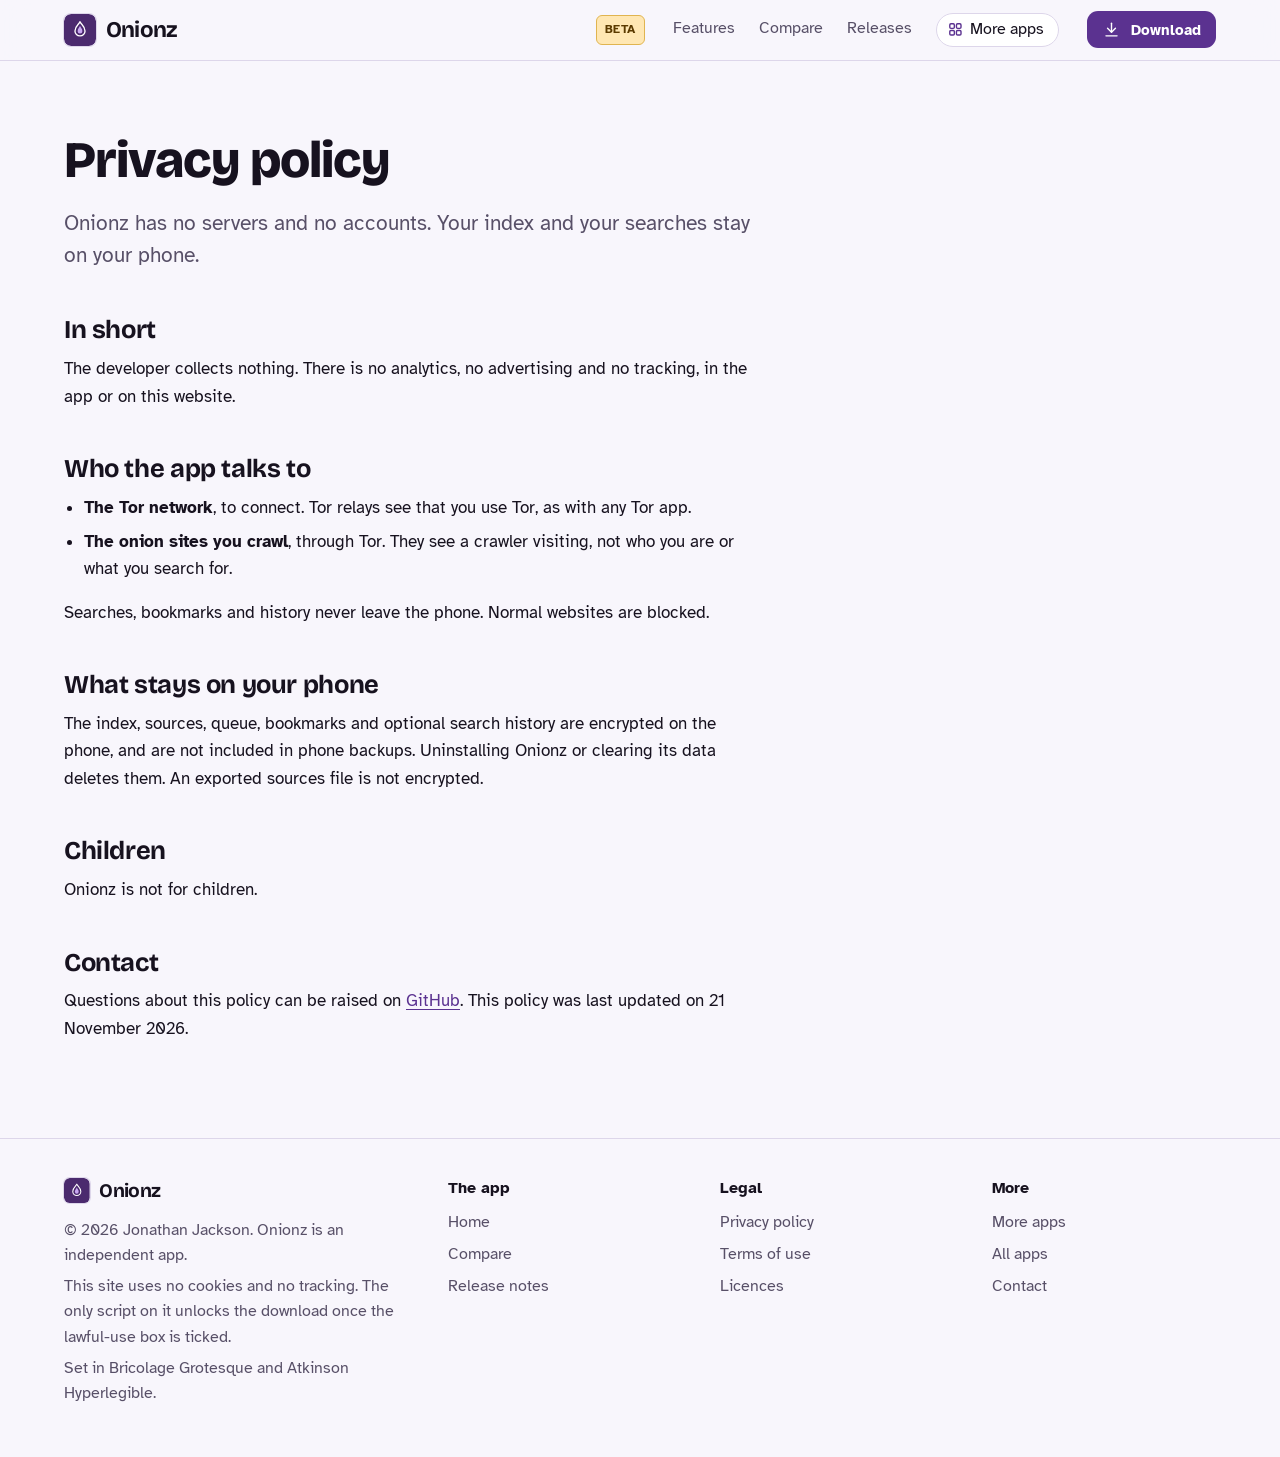
<file: privacy.html>
<!DOCTYPE html>
<html lang="en-GB">
<head>
<meta charset="utf-8">
<meta name="viewport" content="width=device-width, initial-scale=1">
<title>Onionz privacy policy</title>
<meta name="description" content="What Onionz does with your information: in short, it stays on your phone.">
<meta name="author" content="Jonathan Jackson">
<link rel="canonical" href="https://customgpter.github.io/onionz/privacy.html">
<meta name="theme-color" content="#f8f6fc" media="(prefers-color-scheme: light)">
<meta name="theme-color" content="#0d0a14" media="(prefers-color-scheme: dark)">
<meta property="og:type" content="website">
<meta property="og:site_name" content="Onionz">
<meta property="og:title" content="Onionz privacy policy">
<meta property="og:description" content="What Onionz does with your information: in short, it stays on your phone.">
<meta property="og:url" content="https://customgpter.github.io/onionz/privacy.html">
<meta property="og:image" content="https://customgpter.github.io/onionz/assets/og.png">
<meta property="og:image:width" content="1200">
<meta property="og:image:height" content="630">
<meta property="og:image:alt" content="Onionz&#x27;s home screen: your private onion index, with the search box and index totals">
<meta property="og:locale" content="en_GB">
<meta name="twitter:card" content="summary_large_image">
<link rel="icon" href="./assets/favicon.svg" type="image/svg+xml">
<link rel="apple-touch-icon" href="./assets/apple-touch-icon.png">
<link rel="preload" href="./assets/fonts/bricolage-grotesque-latin.woff2" as="font" type="font/woff2" crossorigin>
<link rel="preload" href="./assets/fonts/atkinson-hyperlegible-latin-400-normal.woff2" as="font" type="font/woff2" crossorigin>
<link rel="stylesheet" href="./assets/site.css?v=1">
<link rel="stylesheet" href="./assets/house.css?v=1">
<link rel="stylesheet" href="./assets/apps-list.css?v=1">
<script src="./assets/apps-list.js?v=1" defer></script>
</head>
<body>
<a class="skip" href="#main">Skip to content</a>
<header class="masthead">
<div class="wrap">
<a class="brand" href="./" aria-label="Onionz home"><svg viewBox="0 0 108 108" aria-hidden="true"><rect width="108" height="108" rx="24" fill="#4b2a6e"/><path d="M54 26c-3 9-17 15-17 31a17 17 0 0 0 34 0c0-16-14-22-17-31z" fill="none" stroke="#fff" stroke-width="4.5" stroke-linejoin="round"/><path d="M54 40c-2 6-8 10-8 18a8 8 0 0 0 16 0c0-8-6-12-8-18z" fill="#c9a7f2"/></svg><span>Onionz</span></a><span class="beta-tag">Beta</span>
<nav aria-label="Main"><ul><li><a href="./#features">Features</a></li><li><a href="./compare.html">Compare</a></li><li><a href="./releases.html">Releases</a></li><li><a class="more-apps" href="./more-apps.html"><svg class="ico" viewBox="0 0 24 24" aria-hidden="true"><rect x="4" y="4" width="6.5" height="6.5" rx="1.6"/><rect x="13.5" y="4" width="6.5" height="6.5" rx="1.6"/><rect x="4" y="13.5" width="6.5" height="6.5" rx="1.6"/><rect x="13.5" y="13.5" width="6.5" height="6.5" rx="1.6"/></svg>More apps</a></li></ul></nav>
<a class="button small" href="./#download"><svg class="ico" viewBox="0 0 24 24" aria-hidden="true"><path d="M12 4v11"/><path d="M7 10.5l5 5 5-5"/><path d="M5 20h14"/></svg>Download</a>
</div>
</header>
<main id="main" class="doc">
<div class="wrap">
<div class="measure">
<h1>Privacy policy</h1>
<p class="lede">Onionz has no servers and no accounts. Your index and your searches stay on your phone.</p>
<h2 id="short">In short</h2><p>The developer collects nothing. There is no analytics, no advertising and no tracking, in the app or on this website.</p><h2 id="network">Who the app talks to</h2><ul><li><b>The Tor network</b>, to connect. Tor relays see that you use Tor, as with any Tor app.</li><li><b>The onion sites you crawl</b>, through Tor. They see a crawler visiting, not who you are or what you search for.</li></ul><p>Searches, bookmarks and history never leave the phone. Normal websites are blocked.</p><h2 id="on-phone">What stays on your phone</h2><p>The index, sources, queue, bookmarks and optional search history are encrypted on the phone, and are not included in phone backups. Uninstalling Onionz or clearing its data deletes them. An exported sources file is not encrypted.</p><h2 id="children">Children</h2><p>Onionz is not for children.</p>
<h2 id="contact">Contact</h2>
<p>Questions about this policy can be raised on <a href="https://github.com/CustomGPTer/onionz/issues">GitHub</a>. This policy was last updated on 21 November 2026.</p>
</div>
</div>
</main>
<footer class="colophon">
<div class="wrap">
<div>
<a class="brand" href="./" aria-label="Onionz home"><svg viewBox="0 0 108 108" aria-hidden="true"><rect width="108" height="108" rx="24" fill="#4b2a6e"/><path d="M54 26c-3 9-17 15-17 31a17 17 0 0 0 34 0c0-16-14-22-17-31z" fill="none" stroke="#fff" stroke-width="4.5" stroke-linejoin="round"/><path d="M54 40c-2 6-8 10-8 18a8 8 0 0 0 16 0c0-8-6-12-8-18z" fill="#c9a7f2"/></svg><span>Onionz</span></a>
<p>&copy; 2026 Jonathan Jackson. Onionz is an independent app.</p>
<p>This site uses no cookies and no tracking. The only script on it unlocks the download once the lawful-use box is ticked.</p>
<p>Set in Bricolage Grotesque and Atkinson Hyperlegible.</p>
</div>
<nav aria-label="The app"><h2>The app</h2><ul>
<li><a href="./">Home</a></li>
<li><a href="./compare.html">Compare</a></li>
<li><a href="./releases.html">Release notes</a></li>

</ul></nav>
<nav aria-label="Legal"><h2>Legal</h2><ul>
<li><a href="./privacy.html">Privacy policy</a></li>
<li><a href="./terms.html">Terms of use</a></li>
<li><a href="./licences.html">Licences</a></li>
</ul></nav>
<nav aria-label="More"><h2>More</h2><ul>
<li><a href="./more-apps.html">More apps</a></li>
<li><a href="https://customgpter.github.io/">All apps</a></li>
<li><a href="https://github.com/CustomGPTer/onionz/issues">Contact</a></li>
</ul></nav>
</div>
</footer>
</body>
</html>
</file>
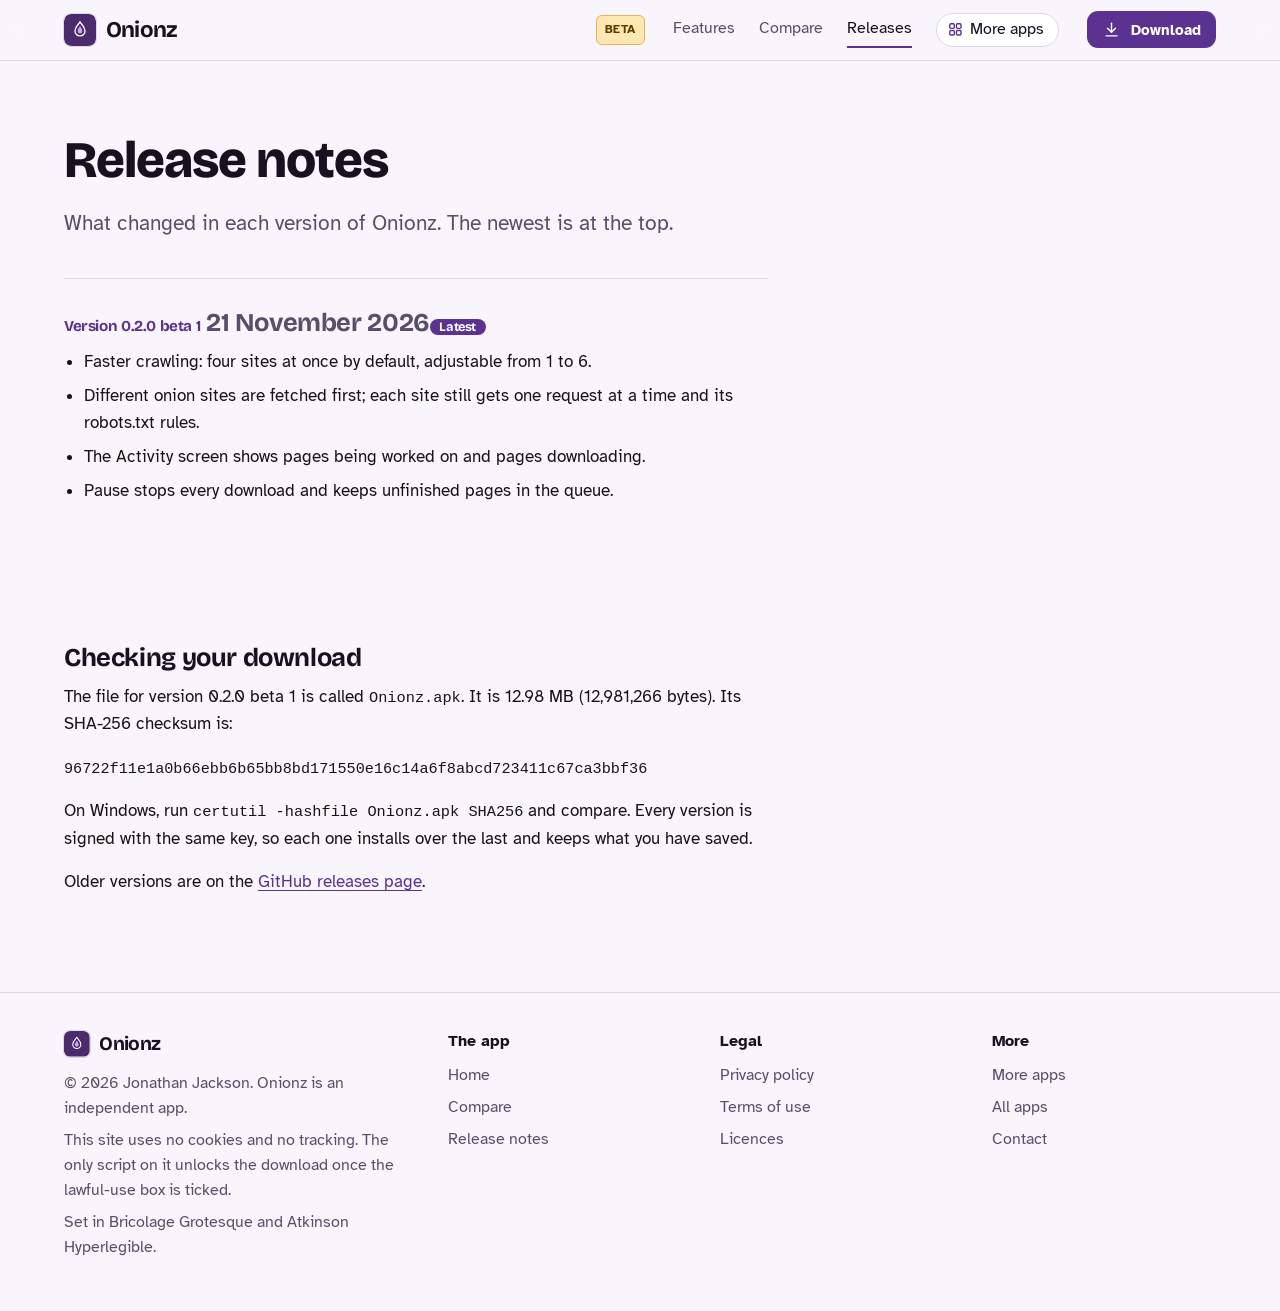
<file: releases.html>
<!DOCTYPE html>
<html lang="en-GB">
<head>
<meta charset="utf-8">
<meta name="viewport" content="width=device-width, initial-scale=1">
<title>Onionz release notes</title>
<meta name="description" content="What changed in each version of Onionz, with the file size and checksum to check your download.">
<meta name="author" content="Jonathan Jackson">
<link rel="canonical" href="https://customgpter.github.io/onionz/releases.html">
<meta name="theme-color" content="#f8f6fc" media="(prefers-color-scheme: light)">
<meta name="theme-color" content="#0d0a14" media="(prefers-color-scheme: dark)">
<meta property="og:type" content="website">
<meta property="og:site_name" content="Onionz">
<meta property="og:title" content="Onionz release notes">
<meta property="og:description" content="What changed in each version of Onionz, with the file size and checksum to check your download.">
<meta property="og:url" content="https://customgpter.github.io/onionz/releases.html">
<meta property="og:image" content="https://customgpter.github.io/onionz/assets/og.png">
<meta property="og:image:width" content="1200">
<meta property="og:image:height" content="630">
<meta property="og:image:alt" content="Onionz&#x27;s home screen: your private onion index, with the search box and index totals">
<meta property="og:locale" content="en_GB">
<meta name="twitter:card" content="summary_large_image">
<link rel="icon" href="./assets/favicon.svg" type="image/svg+xml">
<link rel="apple-touch-icon" href="./assets/apple-touch-icon.png">
<link rel="preload" href="./assets/fonts/bricolage-grotesque-latin.woff2" as="font" type="font/woff2" crossorigin>
<link rel="preload" href="./assets/fonts/atkinson-hyperlegible-latin-400-normal.woff2" as="font" type="font/woff2" crossorigin>
<link rel="stylesheet" href="./assets/site.css?v=1">
<link rel="stylesheet" href="./assets/house.css?v=1">
<link rel="stylesheet" href="./assets/apps-list.css?v=1">
<script src="./assets/apps-list.js?v=1" defer></script>
</head>
<body>
<a class="skip" href="#main">Skip to content</a>
<header class="masthead">
<div class="wrap">
<a class="brand" href="./" aria-label="Onionz home"><svg viewBox="0 0 108 108" aria-hidden="true"><rect width="108" height="108" rx="24" fill="#4b2a6e"/><path d="M54 26c-3 9-17 15-17 31a17 17 0 0 0 34 0c0-16-14-22-17-31z" fill="none" stroke="#fff" stroke-width="4.5" stroke-linejoin="round"/><path d="M54 40c-2 6-8 10-8 18a8 8 0 0 0 16 0c0-8-6-12-8-18z" fill="#c9a7f2"/></svg><span>Onionz</span></a><span class="beta-tag">Beta</span>
<nav aria-label="Main"><ul><li><a href="./#features">Features</a></li><li><a href="./compare.html">Compare</a></li><li><a href="./releases.html" aria-current="page">Releases</a></li><li><a class="more-apps" href="./more-apps.html"><svg class="ico" viewBox="0 0 24 24" aria-hidden="true"><rect x="4" y="4" width="6.5" height="6.5" rx="1.6"/><rect x="13.5" y="4" width="6.5" height="6.5" rx="1.6"/><rect x="4" y="13.5" width="6.5" height="6.5" rx="1.6"/><rect x="13.5" y="13.5" width="6.5" height="6.5" rx="1.6"/></svg>More apps</a></li></ul></nav>
<a class="button small" href="./#download"><svg class="ico" viewBox="0 0 24 24" aria-hidden="true"><path d="M12 4v11"/><path d="M7 10.5l5 5 5-5"/><path d="M5 20h14"/></svg>Download</a>
</div>
</header>
<main id="main" class="doc">
<div class="wrap">
<div class="measure">
<h1>Release notes</h1>
<p class="lede">What changed in each version of Onionz. The newest is at the top.</p>
<section class="release" id="v0.2.0 beta 1"><h2><span class="ver">Version 0.2.0 beta 1</span> <span class="when">21 November 2026</span><span class="tag">Latest</span></h2><ul><li>Faster crawling: four sites at once by default, adjustable from 1 to 6.</li><li>Different onion sites are fetched first; each site still gets one request at a time and its robots.txt rules.</li><li>The Activity screen shows pages being worked on and pages downloading.</li><li>Pause stops every download and keeps unfinished pages in the queue.</li></ul></section>
<h2 id="checking">Checking your download</h2>
<p>The file for version 0.2.0 beta 1 is called <code>Onionz.apk</code>. It is 12.98 MB (12,981,266 bytes). Its SHA-256 checksum is:</p>
<p><code class="sum">96722f11e1a0b66ebb6b65bb8bd171550e16c14a6f8abcd723411c67ca3bbf36</code></p>
<p>On Windows, run <code>certutil -hashfile Onionz.apk SHA256</code> and compare. Every version is signed with the same key, so each one installs over the last and keeps what you have saved.</p>
<p>Older versions are on the <a href="https://github.com/CustomGPTer/onionz/releases">GitHub releases page</a>.</p>
</div>
</div>
</main>
<footer class="colophon">
<div class="wrap">
<div>
<a class="brand" href="./" aria-label="Onionz home"><svg viewBox="0 0 108 108" aria-hidden="true"><rect width="108" height="108" rx="24" fill="#4b2a6e"/><path d="M54 26c-3 9-17 15-17 31a17 17 0 0 0 34 0c0-16-14-22-17-31z" fill="none" stroke="#fff" stroke-width="4.5" stroke-linejoin="round"/><path d="M54 40c-2 6-8 10-8 18a8 8 0 0 0 16 0c0-8-6-12-8-18z" fill="#c9a7f2"/></svg><span>Onionz</span></a>
<p>&copy; 2026 Jonathan Jackson. Onionz is an independent app.</p>
<p>This site uses no cookies and no tracking. The only script on it unlocks the download once the lawful-use box is ticked.</p>
<p>Set in Bricolage Grotesque and Atkinson Hyperlegible.</p>
</div>
<nav aria-label="The app"><h2>The app</h2><ul>
<li><a href="./">Home</a></li>
<li><a href="./compare.html">Compare</a></li>
<li><a href="./releases.html">Release notes</a></li>

</ul></nav>
<nav aria-label="Legal"><h2>Legal</h2><ul>
<li><a href="./privacy.html">Privacy policy</a></li>
<li><a href="./terms.html">Terms of use</a></li>
<li><a href="./licences.html">Licences</a></li>
</ul></nav>
<nav aria-label="More"><h2>More</h2><ul>
<li><a href="./more-apps.html">More apps</a></li>
<li><a href="https://customgpter.github.io/">All apps</a></li>
<li><a href="https://github.com/CustomGPTer/onionz/issues">Contact</a></li>
</ul></nav>
</div>
</footer>
</body>
</html>
</file>
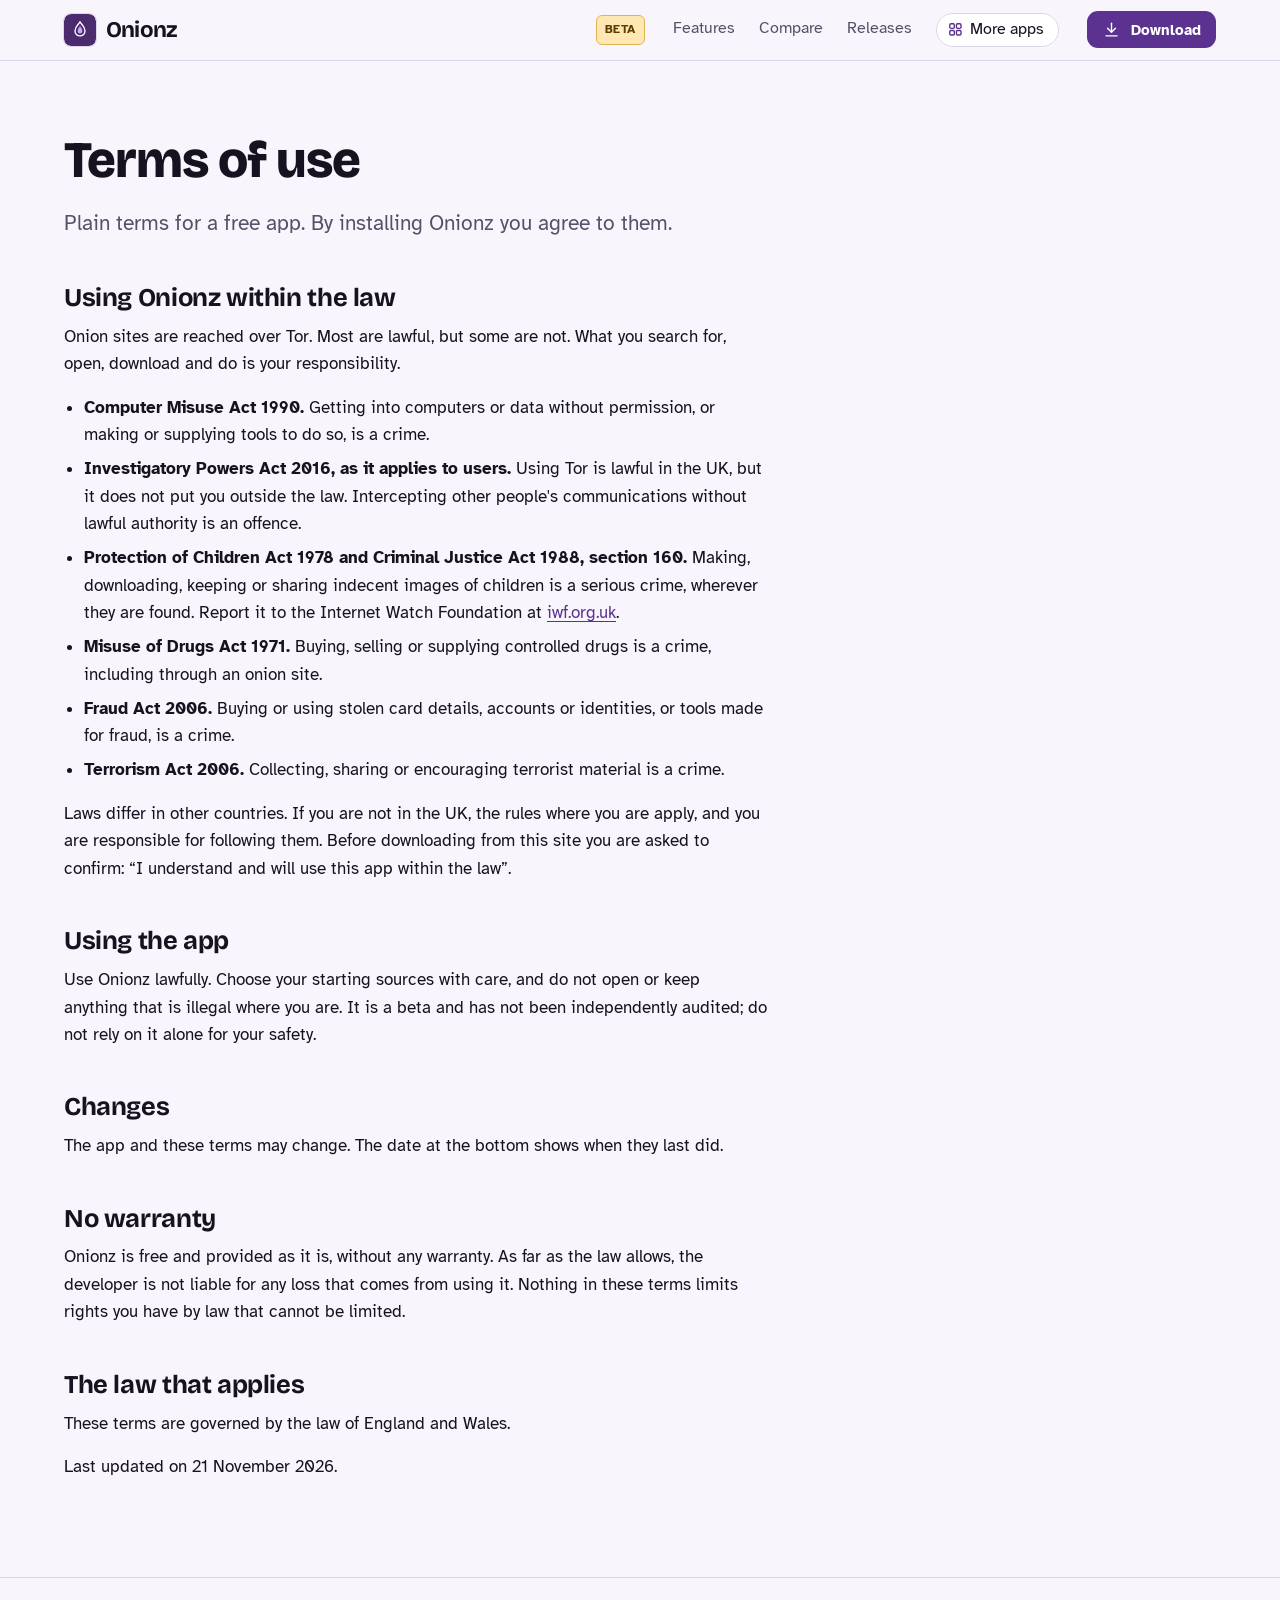
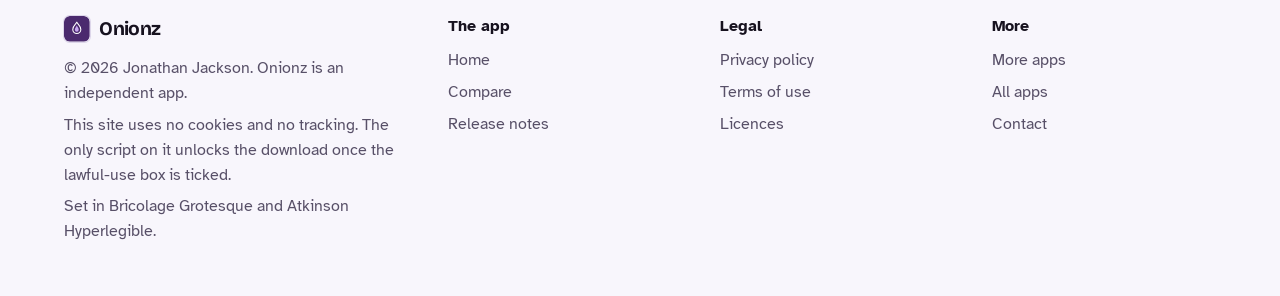
<file: terms.html>
<!DOCTYPE html>
<html lang="en-GB">
<head>
<meta charset="utf-8">
<meta name="viewport" content="width=device-width, initial-scale=1">
<title>Onionz terms of use</title>
<meta name="description" content="The terms for using Onionz, including using it within the law.">
<meta name="author" content="Jonathan Jackson">
<link rel="canonical" href="https://customgpter.github.io/onionz/terms.html">
<meta name="theme-color" content="#f8f6fc" media="(prefers-color-scheme: light)">
<meta name="theme-color" content="#0d0a14" media="(prefers-color-scheme: dark)">
<meta property="og:type" content="website">
<meta property="og:site_name" content="Onionz">
<meta property="og:title" content="Onionz terms of use">
<meta property="og:description" content="The terms for using Onionz, including using it within the law.">
<meta property="og:url" content="https://customgpter.github.io/onionz/terms.html">
<meta property="og:image" content="https://customgpter.github.io/onionz/assets/og.png">
<meta property="og:image:width" content="1200">
<meta property="og:image:height" content="630">
<meta property="og:image:alt" content="Onionz&#x27;s home screen: your private onion index, with the search box and index totals">
<meta property="og:locale" content="en_GB">
<meta name="twitter:card" content="summary_large_image">
<link rel="icon" href="./assets/favicon.svg" type="image/svg+xml">
<link rel="apple-touch-icon" href="./assets/apple-touch-icon.png">
<link rel="preload" href="./assets/fonts/bricolage-grotesque-latin.woff2" as="font" type="font/woff2" crossorigin>
<link rel="preload" href="./assets/fonts/atkinson-hyperlegible-latin-400-normal.woff2" as="font" type="font/woff2" crossorigin>
<link rel="stylesheet" href="./assets/site.css?v=1">
<link rel="stylesheet" href="./assets/house.css?v=1">
<link rel="stylesheet" href="./assets/apps-list.css?v=1">
<script src="./assets/apps-list.js?v=1" defer></script>
</head>
<body>
<a class="skip" href="#main">Skip to content</a>
<header class="masthead">
<div class="wrap">
<a class="brand" href="./" aria-label="Onionz home"><svg viewBox="0 0 108 108" aria-hidden="true"><rect width="108" height="108" rx="24" fill="#4b2a6e"/><path d="M54 26c-3 9-17 15-17 31a17 17 0 0 0 34 0c0-16-14-22-17-31z" fill="none" stroke="#fff" stroke-width="4.5" stroke-linejoin="round"/><path d="M54 40c-2 6-8 10-8 18a8 8 0 0 0 16 0c0-8-6-12-8-18z" fill="#c9a7f2"/></svg><span>Onionz</span></a><span class="beta-tag">Beta</span>
<nav aria-label="Main"><ul><li><a href="./#features">Features</a></li><li><a href="./compare.html">Compare</a></li><li><a href="./releases.html">Releases</a></li><li><a class="more-apps" href="./more-apps.html"><svg class="ico" viewBox="0 0 24 24" aria-hidden="true"><rect x="4" y="4" width="6.5" height="6.5" rx="1.6"/><rect x="13.5" y="4" width="6.5" height="6.5" rx="1.6"/><rect x="4" y="13.5" width="6.5" height="6.5" rx="1.6"/><rect x="13.5" y="13.5" width="6.5" height="6.5" rx="1.6"/></svg>More apps</a></li></ul></nav>
<a class="button small" href="./#download"><svg class="ico" viewBox="0 0 24 24" aria-hidden="true"><path d="M12 4v11"/><path d="M7 10.5l5 5 5-5"/><path d="M5 20h14"/></svg>Download</a>
</div>
</header>
<main id="main" class="doc">
<div class="wrap">
<div class="measure">
<h1>Terms of use</h1>
<p class="lede">Plain terms for a free app. By installing Onionz you agree to them.</p>
<h2 id="law">Using Onionz within the law</h2><p>Onion sites are reached over Tor. Most are lawful, but some are not. What you search for, open, download and do is your responsibility.</p><ul><li><b>Computer Misuse Act 1990.</b> Getting into computers or data without permission, or making or supplying tools to do so, is a crime.</li><li><b>Investigatory Powers Act 2016, as it applies to users.</b> Using Tor is lawful in the UK, but it does not put you outside the law. Intercepting other people's communications without lawful authority is an offence.</li><li><b>Protection of Children Act 1978 and Criminal Justice Act 1988, section 160.</b> Making, downloading, keeping or sharing indecent images of children is a serious crime, wherever they are found. Report it to the Internet Watch Foundation at <a href="https://www.iwf.org.uk">iwf.org.uk</a>.</li><li><b>Misuse of Drugs Act 1971.</b> Buying, selling or supplying controlled drugs is a crime, including through an onion site.</li><li><b>Fraud Act 2006.</b> Buying or using stolen card details, accounts or identities, or tools made for fraud, is a crime.</li><li><b>Terrorism Act 2006.</b> Collecting, sharing or encouraging terrorist material is a crime.</li></ul><p>Laws differ in other countries. If you are not in the UK, the rules where you are apply, and you are responsible for following them. Before downloading from this site you are asked to confirm: &ldquo;I understand and will use this app within the law&rdquo;.</p><h2 id="use">Using the app</h2><p>Use Onionz lawfully. Choose your starting sources with care, and do not open or keep anything that is illegal where you are. It is a beta and has not been independently audited; do not rely on it alone for your safety.</p><h2 id="changes">Changes</h2><p>The app and these terms may change. The date at the bottom shows when they last did.</p>
<h2 id="no-warranty">No warranty</h2>
<p>Onionz is free and provided as it is, without any warranty. As far as the law allows, the developer is not liable for any loss that comes from using it. Nothing in these terms limits rights you have by law that cannot be limited.</p>
<h2 id="governing">The law that applies</h2>
<p>These terms are governed by the law of England and Wales.</p>
<p>Last updated on 21 November 2026.</p>
</div>
</div>
</main>
<footer class="colophon">
<div class="wrap">
<div>
<a class="brand" href="./" aria-label="Onionz home"><svg viewBox="0 0 108 108" aria-hidden="true"><rect width="108" height="108" rx="24" fill="#4b2a6e"/><path d="M54 26c-3 9-17 15-17 31a17 17 0 0 0 34 0c0-16-14-22-17-31z" fill="none" stroke="#fff" stroke-width="4.5" stroke-linejoin="round"/><path d="M54 40c-2 6-8 10-8 18a8 8 0 0 0 16 0c0-8-6-12-8-18z" fill="#c9a7f2"/></svg><span>Onionz</span></a>
<p>&copy; 2026 Jonathan Jackson. Onionz is an independent app.</p>
<p>This site uses no cookies and no tracking. The only script on it unlocks the download once the lawful-use box is ticked.</p>
<p>Set in Bricolage Grotesque and Atkinson Hyperlegible.</p>
</div>
<nav aria-label="The app"><h2>The app</h2><ul>
<li><a href="./">Home</a></li>
<li><a href="./compare.html">Compare</a></li>
<li><a href="./releases.html">Release notes</a></li>

</ul></nav>
<nav aria-label="Legal"><h2>Legal</h2><ul>
<li><a href="./privacy.html">Privacy policy</a></li>
<li><a href="./terms.html">Terms of use</a></li>
<li><a href="./licences.html">Licences</a></li>
</ul></nav>
<nav aria-label="More"><h2>More</h2><ul>
<li><a href="./more-apps.html">More apps</a></li>
<li><a href="https://customgpter.github.io/">All apps</a></li>
<li><a href="https://github.com/CustomGPTer/onionz/issues">Contact</a></li>
</ul></nav>
</div>
</footer>
</body>
</html>
</file>
<file: assets/site.css>
@font-face{font-family:"Bricolage Grotesque";src:url("fonts/bricolage-grotesque-latin.woff2") format("woff2");font-weight:200 800;font-style:normal;font-display:swap}
@font-face{font-family:"Atkinson Hyperlegible";src:url("fonts/atkinson-hyperlegible-latin-400-normal.woff2") format("woff2");font-weight:400;font-style:normal;font-display:swap}
@font-face{font-family:"Atkinson Hyperlegible";src:url("fonts/atkinson-hyperlegible-latin-700-normal.woff2") format("woff2");font-weight:700;font-style:normal;font-display:swap}

/* Daylight page, night-time camera. The lamp colour is kept for the one thing to press and for what the camera has seen. */
:root{
  --page:#f2f5f9; --panel:#ffffff; --raised:#e8edf3; --ink:#0d1a2b; --soft:#465468; --rule:#d2dae4;
  --accent:#0a6a55; --accent-ink:#ffffff; --warn:#8a5200; --rec:#d3302f;
  --lamp:#ffb347; --lamp-ink:#231400; --lamp-text:#8a5200;
  --night:#09111e; --night-2:#111d30; --night-3:#1a2a43; --night-ink:#eaf0f8; --night-soft:#9fb0c7; --night-rule:#24364f; --iris:#55d6ab;
  --display:"Bricolage Grotesque","Atkinson Hyperlegible",system-ui,sans-serif;
  --sans:"Atkinson Hyperlegible",system-ui,-apple-system,"Segoe UI",Roboto,sans-serif;
  --mono:ui-monospace,SFMono-Regular,Menlo,Consolas,"Liberation Mono",monospace;
  color-scheme:light dark;
}
@media (prefers-color-scheme:dark){
  :root{--page:#0a111b; --panel:#111a27; --raised:#182434; --ink:#e9eef5; --soft:#a0aec0; --rule:#243247;
    --accent:#55d6ab; --accent-ink:#00281d; --warn:#ffb347; --rec:#ff6163; --lamp-text:#ffb347}
}

*,*::before,*::after{box-sizing:border-box}
html{-webkit-text-size-adjust:100%;scroll-behavior:smooth;scroll-padding-top:5.5rem}
@media (prefers-reduced-motion:reduce){html{scroll-behavior:auto}}
body{margin:0;background:var(--page);color:var(--ink);font:400 1.0625rem/1.62 var(--sans);text-rendering:optimizeLegibility;-webkit-font-smoothing:antialiased}
img,svg{max-width:100%;display:block}
a{color:var(--accent);text-decoration-thickness:.07em;text-underline-offset:.2em}
a:hover{text-decoration-thickness:.13em}
:focus-visible{outline:3px solid var(--lamp);outline-offset:3px;border-radius:6px}
code{font:.9em/1 var(--mono);overflow-wrap:anywhere}
h1,h2,h3{font-family:var(--display);font-weight:700;letter-spacing:-.015em;line-height:1.08;margin:0;text-wrap:balance}
p{margin:0 0 1rem}
.skip{position:absolute;left:-999px;top:0;background:var(--ink);color:var(--page);padding:.6rem 1rem;z-index:30;border-radius:0 0 8px 0}
.skip:focus{left:0}
.sr{position:absolute;width:1px;height:1px;overflow:hidden;clip-path:inset(50%);white-space:nowrap}
.wrap{width:min(72rem,100% - 2.5rem);margin-inline:auto}
.measure{max-width:44rem}
.ico{width:1.25em;height:1.25em;flex:none;fill:none;stroke:currentColor;stroke-width:1.75;stroke-linecap:round;stroke-linejoin:round}

/* ---------- masthead */
.masthead{position:sticky;top:0;z-index:20;background:color-mix(in srgb,var(--page) 88%,transparent);-webkit-backdrop-filter:blur(14px) saturate(1.3);backdrop-filter:blur(14px) saturate(1.3);border-bottom:1px solid var(--rule)}
.masthead .wrap{display:flex;flex-wrap:wrap;align-items:center;gap:.35rem 1.75rem;padding-block:.7rem}
.brand{display:inline-flex;align-items:center;gap:.6rem;font:700 1.4rem/1 var(--display);letter-spacing:-.03em;color:var(--ink);text-decoration:none;margin-right:auto}
.brand svg{width:2rem;height:2rem;flex:none;border-radius:.5rem;box-shadow:0 0 0 1px var(--rule)}
.masthead nav ul{display:flex;flex-wrap:wrap;align-items:center;gap:.15rem 1.5rem;list-style:none;margin:0;padding:0;font-size:1rem;line-height:1.3}
.masthead nav a{display:inline-flex;align-items:center;gap:.4rem;color:var(--soft);text-decoration:none;padding-block:.45rem;border-bottom:2px solid transparent}
.masthead nav a:hover{color:var(--ink)}
.masthead nav a[aria-current="page"]{color:var(--ink);border-bottom-color:var(--lamp)}
.masthead nav a.more-apps{color:var(--ink);border:1px solid var(--rule);border-radius:999px;padding:.34rem .85rem .34rem .65rem;background:var(--panel)}
.masthead nav a.more-apps .ico{width:1.05em;height:1.05em;color:var(--accent);stroke-width:2}
.masthead nav a.more-apps:hover,.masthead nav a.more-apps[aria-current="page"]{border-color:var(--accent)}
.button{display:inline-flex;align-items:center;gap:.6rem;background:var(--lamp);color:var(--lamp-ink);font:700 1.08rem/1.2 var(--sans);text-decoration:none;padding:.95rem 1.5rem;border-radius:14px;box-shadow:0 1px 0 rgba(255,255,255,.45) inset,0 12px 24px -14px rgba(138,82,0,.9)}
.button:hover{background:#ffc56e}
.button:active{transform:translateY(1px)}
.button.small{font-size:.95rem;padding:.55rem .95rem;border-radius:11px;box-shadow:none}
.button.quiet{background:none;box-shadow:none;border:1px solid var(--rule);color:var(--ink)}
.button.quiet:hover{border-color:var(--ink);background:none}
@media (max-width:52rem){
  .masthead nav{order:3;flex:1 0 100%}
  .masthead nav ul{gap:.1rem .85rem;font-size:.95rem}
  .masthead nav .wide{display:none}
}
@media (max-width:24rem){.masthead nav a.more-apps .ico{display:none}.masthead nav a.more-apps{padding-inline:.7rem}}

/* ---------- hero */
.hero{padding-block:clamp(2.2rem,6vw,4.75rem) clamp(2.5rem,6vw,4.5rem);overflow:hidden}
.hero-grid{display:grid;gap:clamp(2.25rem,5vw,4rem);align-items:center}
@media (min-width:62rem){.hero-grid{grid-template-columns:minmax(0,11fr) minmax(0,10fr)}}
.hero h1{font-size:clamp(2.6rem,6vw,4.25rem);font-weight:800;line-height:1;letter-spacing:-.022em;margin-bottom:1.5rem}
.lede{font-size:clamp(1.14rem,2vw,1.3rem);line-height:1.55;color:var(--soft);margin:0 0 1rem;max-width:34rem}
.get{display:flex;flex-wrap:wrap;align-items:center;gap:.9rem 1.5rem;margin:1.8rem 0 1.1rem}
.get .aside{font-weight:700;color:var(--ink)}
.facts{font-size:.98rem;line-height:1.5;color:var(--soft);margin:0 0 .5rem;max-width:36rem}
.pills{display:flex;flex-wrap:wrap;gap:.45rem;list-style:none;margin:0 0 1rem;padding:0;font-size:.95rem}
.pills li{border:1px solid var(--rule);border-radius:999px;padding:.22rem .8rem;background:var(--panel);color:var(--soft)}

/* the monitor: the camera's view, the day beneath it, and the alert it sends */
.monitor{position:relative;max-width:36rem;margin-inline:auto;width:100%;padding-bottom:3.1rem}
@media (min-width:62rem){.monitor{margin-inline:auto 0}}
.screen{position:relative;background:var(--night);border-radius:22px;padding:.6rem;box-shadow:0 0 0 1px var(--night-rule),0 30px 60px -30px rgba(9,17,30,.75)}
.cam{position:relative;border-radius:15px;overflow:hidden;aspect-ratio:16/10;background:#0b1626}
.cam svg{width:100%;height:100%}
.cam text{font:700 15px var(--sans);fill:#231400}
.hud{position:absolute;display:inline-flex;align-items:center;gap:.4rem;font:700 .76rem/1 var(--sans);color:var(--night-ink);background:rgba(6,12,22,.62);border-radius:999px;padding:.38rem .65rem;letter-spacing:.01em}
.hud i{width:.5rem;height:.5rem;border-radius:50%;background:var(--iris)}
.hud.watching{left:.7rem;top:.7rem}
.hud.rec{right:.7rem;top:.7rem}
.hud.rec i{background:#ff5a5c}
.hud.stamp{left:.7rem;bottom:.7rem;font:400 .74rem/1 var(--mono);border-radius:6px;color:#d5deea}
.hud.place{right:.7rem;bottom:.7rem;border-radius:6px;font-weight:400;color:#d5deea}
.day{padding:.85rem .55rem 2rem;color:var(--night-soft);font-size:.8rem;line-height:1.2}
.day-head{display:flex;justify-content:space-between;margin-bottom:.6rem}
.day-head b{color:var(--night-ink)}
.track{position:relative;height:1.5rem;border-radius:7px;background:repeating-linear-gradient(90deg,var(--night-3) 0 1px,transparent 1px calc(100% / 24)),var(--night-2);box-shadow:inset 0 0 0 1px var(--night-rule)}
.ev{position:absolute;top:3px;bottom:3px;width:max(5px,1.1%);border-radius:3px;background:var(--iris);left:var(--at)}
.ev.seen{background:var(--lamp)}
.now{position:absolute;top:-4px;bottom:-4px;left:var(--at);width:2px;background:var(--night-ink);border-radius:2px}
.hours{display:flex;justify-content:space-between;margin-top:.4rem;font-size:.72rem}
.alert{position:absolute;right:-.4rem;bottom:0;display:flex;align-items:center;gap:.75rem;width:min(19rem,88%);background:var(--panel);color:var(--ink);border:1px solid var(--rule);border-radius:16px;padding:.65rem .8rem;box-shadow:0 18px 36px -18px rgba(9,17,30,.55)}
.alert .thumb{flex:none;width:3.1rem;height:3.1rem;border-radius:10px;background:linear-gradient(160deg,#16263d,#0b1626);position:relative;overflow:hidden}
.alert .thumb::before{content:"";position:absolute;left:50%;bottom:0;width:38%;height:62%;translate:-50% 0;border-radius:40% 40% 0 0;background:#6f86a6}
.alert .thumb::after{content:"";position:absolute;left:50%;top:14%;width:26%;aspect-ratio:1;translate:-50% 0;border-radius:50%;background:#8ea4c2}
.alert b{display:block;font-size:.98rem;line-height:1.25}
.alert span{display:block;font-size:.86rem;color:var(--soft);line-height:1.3}
.alert .dot{flex:none;width:.6rem;height:.6rem;border-radius:50%;background:var(--lamp);margin-left:auto;box-shadow:0 0 0 4px color-mix(in srgb,var(--lamp) 25%,transparent)}
@media (max-width:26rem){.alert{right:0}}
@media (prefers-reduced-motion:no-preference){
  .cam .spill{animation:vg-in .9s ease-out .25s both}
  .cam .who{animation:vg-step .9s cubic-bezier(.2,.8,.25,1) .9s both}
  .cam .mark{animation:vg-lock .45s cubic-bezier(.3,1.4,.5,1) 1.7s both;transform-box:fill-box;transform-origin:center}
  .hud.rec{animation:vg-in .3s ease-out 2.05s both}
  .hud.rec i{animation:vg-blink 1.2s steps(2,jump-none) 2.3s 4}
  .ev.seen,.now{animation:vg-pop .4s cubic-bezier(.3,1.5,.5,1) 2.4s both}
  .alert{animation:vg-rise .6s cubic-bezier(.2,.8,.25,1) 2.9s both}
  @keyframes vg-in{from{opacity:0}to{opacity:1}}
  @keyframes vg-step{from{opacity:0;transform:translateX(18px)}to{opacity:1;transform:none}}
  @keyframes vg-lock{from{opacity:0;transform:scale(1.12)}to{opacity:1;transform:none}}
  @keyframes vg-blink{from{opacity:1}to{opacity:.25}}
  @keyframes vg-pop{from{opacity:0;transform:scaleY(.2)}to{opacity:1;transform:none}}
  @keyframes vg-rise{from{opacity:0;transform:translateY(14px)}to{opacity:1;transform:none}}
}

/* ---------- sections */
section{padding-block:clamp(3rem,7vw,5.5rem)}
section + section{border-top:1px solid var(--rule)}
h2{font-size:clamp(1.8rem,3.6vw,2.6rem);margin-bottom:.9rem}
h3{font:700 1.1rem/1.3 var(--sans);letter-spacing:0;margin:0 0 .3rem}
.intro{color:var(--soft);max-width:40rem;margin-bottom:2.2rem;font-size:1.1rem}

.promises{padding-block:0;border-block:1px solid var(--rule);background:var(--panel)}
.promises ul{list-style:none;margin:0;padding:0;display:grid;grid-template-columns:repeat(auto-fit,minmax(min(100%,14rem),1fr))}
.promises li{display:flex;gap:.8rem;align-items:flex-start;padding:1.4rem 1.5rem 1.4rem 0}
.promises .ico{width:1.6rem;height:1.6rem;color:var(--accent);margin-top:.1rem}
.promises b{display:block;line-height:1.3}
.promises span{color:var(--soft);font-size:.96rem;line-height:1.45;display:block}
.hero + .promises{border-top:1px solid var(--rule)}

.steps{list-style:none;counter-reset:s;margin:0;padding:0;display:grid;gap:1.25rem}
@media (min-width:52rem){.steps{grid-template-columns:repeat(3,minmax(0,1fr))}}
.steps li{counter-increment:s;background:var(--panel);border:1px solid var(--rule);border-radius:18px;padding:1.4rem 1.4rem 1.5rem}
.steps li::before{content:counter(s);display:grid;place-items:center;width:2rem;height:2rem;border-radius:50%;background:var(--ink);color:var(--page);font:700 1rem/1 var(--display);margin-bottom:1rem}
.steps p{margin:0;color:var(--soft)}

.notices{display:grid;gap:1.25rem}
@media (min-width:52rem){.notices{grid-template-columns:repeat(2,minmax(0,1fr))}}
.sense{background:var(--night);color:var(--night-ink);border-radius:20px;padding:1.5rem 1.5rem 1.6rem;box-shadow:0 0 0 1px var(--night-rule)}
.sense h3{font:700 1.35rem/1.2 var(--display);letter-spacing:-.02em;margin-bottom:.35rem}
.sense p{color:var(--night-soft);margin-bottom:1.1rem}
.chips{display:flex;flex-wrap:wrap;gap:.5rem;list-style:none;margin:0;padding:0}
.chips li{display:inline-flex;align-items:center;gap:.45rem;border:1px solid var(--night-rule);background:var(--night-2);border-radius:10px;padding:.42rem .75rem .42rem .6rem;font-size:.98rem;line-height:1.2}
.chips .ico{color:var(--lamp)}

.groups{display:grid;gap:0}
.group{display:grid;gap:.4rem 3rem;padding-block:1.6rem;border-top:1px solid var(--rule)}
.group:last-child{border-bottom:1px solid var(--rule)}
@media (min-width:56rem){.group{grid-template-columns:13rem minmax(0,1fr)}}
.group > h3{font:700 1.3rem/1.2 var(--display);letter-spacing:-.02em;color:var(--ink)}
.group dl{margin:0;display:grid;gap:1.1rem 2.5rem}
@media (min-width:40rem){.group dl{grid-template-columns:repeat(2,minmax(0,1fr))}}
.group dt{font-weight:700;line-height:1.35}
.group dd{margin:.2rem 0 0;color:var(--soft)}

.setups{display:grid;gap:1.25rem}
@media (min-width:52rem){.setups{grid-template-columns:repeat(2,minmax(0,1fr))}}
.setup{background:var(--panel);border:1px solid var(--rule);border-radius:20px;padding:1.5rem}
.setup h3{font:700 1.35rem/1.2 var(--display);letter-spacing:-.02em;margin-bottom:.9rem}
.setup .kit{display:flex;align-items:center;gap:.6rem;color:var(--soft);font-size:.95rem;margin-bottom:1rem}
.setup .kit .ico{width:1.9rem;height:1.9rem;color:var(--ink);stroke-width:1.5}
.setup .kit .to{width:1.2rem;height:1.2rem;color:var(--soft)}
.ticks{list-style:none;margin:0;padding:0;display:grid;gap:.5rem}
.ticks li{position:relative;padding-left:1.7rem;color:var(--soft)}
.ticks li::before{content:"";position:absolute;left:.15rem;top:.42em;width:.75rem;height:.42rem;border-left:2.5px solid var(--accent);border-bottom:2.5px solid var(--accent);rotate:-45deg}

.modes{list-style:none;margin:0;padding:0;display:grid;gap:1.25rem}
@media (min-width:52rem){.modes{grid-template-columns:repeat(3,minmax(0,1fr))}}
.modes li{border-top:3px solid var(--ink);padding-top:1rem}
.modes p{color:var(--soft);margin:0}

.scroll{overflow-x:auto}
table{width:100%;border-collapse:collapse}
th,td{text-align:left;vertical-align:top;padding:.85rem 1.2rem .85rem 0;border-top:1px solid var(--rule)}
thead th{border-top:0;color:var(--soft);font-weight:400;padding-top:0}
tbody th{font-weight:700;min-width:11rem}
tr:last-child>*{border-bottom:1px solid var(--rule)}
.after-table{margin-top:1.5rem}
/* On a phone a table becomes a stack: the row's name, then its cells side by side. */
@media (max-width:40rem){
  table:not(.cmp),table:not(.cmp) thead,table:not(.cmp) tbody{display:block}
  table:not(.cmp) tr{display:flex;flex-wrap:wrap;gap:.3rem 1.1rem;padding:.9rem 0;border-top:1px solid var(--rule)}
  table:not(.cmp) thead tr{border-top:0;padding-top:0}
  table:not(.cmp) tbody tr:last-child{border-bottom:1px solid var(--rule)}
  table:not(.cmp) th,table:not(.cmp) td{display:block;border:0;padding:0;flex:1 1 0;min-width:0;overflow-wrap:break-word}
  table:not(.cmp) tr>:first-child{flex:0 0 100%;min-width:0}
}

.plain{list-style:none;margin:0;padding:0;display:grid;gap:1.6rem 3rem}
@media (min-width:52rem){.plain{grid-template-columns:repeat(3,minmax(0,1fr))}}
.plain p{color:var(--soft);margin:0}

.faq{display:grid;gap:0 3rem;align-items:start}
@media (min-width:56rem){.faq{grid-template-columns:repeat(2,minmax(0,1fr))}}
.faq details{border-top:1px solid var(--rule);padding:.15rem 0}
.faq summary{cursor:pointer;list-style:none;display:flex;align-items:flex-start;justify-content:space-between;gap:1rem;font-weight:700;padding:.85rem 0;line-height:1.35}
.faq summary::-webkit-details-marker{display:none}
.faq summary::after{content:"";flex:none;width:.6rem;height:.6rem;margin:.3rem .25rem 0 0;border-right:2px solid var(--soft);border-bottom:2px solid var(--soft);rotate:45deg;transition:rotate .15s}
.faq details[open] summary::after{rotate:-135deg;margin-top:.55rem}
.faq details p{color:var(--soft);margin:0 0 1.1rem;max-width:36rem}
@media (prefers-reduced-motion:reduce){.faq summary::after{transition:none}}

.closing{background:var(--night);color:var(--night-ink);border-top:0}
.closing .wrap{display:grid;gap:1.5rem 3rem;align-items:center}
@media (min-width:52rem){.closing .wrap{grid-template-columns:minmax(0,1fr) auto}}
.closing h2{margin-bottom:.5rem}
.closing p{color:var(--night-soft);margin:0;max-width:36rem}
.closing a:not(.button){color:var(--iris)}
section + .closing{border-top:0}

/* ---------- document pages */
.doc{padding-block:clamp(2.5rem,6vw,4.5rem) clamp(3rem,7vw,5rem)}
.doc h1{font-size:clamp(2.2rem,5vw,3.2rem);font-weight:800;letter-spacing:-.02em;margin-bottom:1.2rem}
.doc .lede{max-width:none}
.doc h2{font-size:1.6rem;margin-top:2.8rem;margin-bottom:.7rem;scroll-margin-top:5.5rem}
.doc h3{margin-top:1.6rem}
.doc ul{padding-left:1.25rem;margin:0 0 1rem}
.doc li{margin:.4rem 0}
.doc a{overflow-wrap:anywhere}
.contents{border-block:1px solid var(--rule);padding-block:1rem;margin-block:2rem}
.contents ul{list-style:none;margin:.4rem 0 0;padding:0;columns:2 14rem;column-gap:2rem}
.contents li{margin:.2rem 0;break-inside:avoid}
.note{border-left:3px solid var(--lamp);padding:.2rem 0 .2rem 1.1rem;color:var(--soft)}
.key{font-size:.95rem;line-height:1.55;color:var(--soft);margin:0 0 .6rem}
.sum{font-size:.95rem;overflow-wrap:anywhere}

/* ---------- compare */
.cmp{min-width:44rem;margin:1.4rem 0 1rem}
.cmp th,.cmp td{padding:.85rem .9rem}
.cmp thead th{color:var(--ink);font-weight:700;vertical-align:bottom;padding-top:.85rem}
.cmp small{display:block;font-weight:400;font-size:.84rem;line-height:1.35;color:var(--soft)}
.cmp tbody th{min-width:13rem;padding-left:0}
.cmp thead th:first-child{padding-left:0}
.cmp .ours{background:var(--panel);box-shadow:inset 1px 0 var(--rule),inset -1px 0 var(--rule)}
.yes{color:var(--accent);font-weight:700}
.pay{color:var(--lamp-text);font-weight:700}
.na{color:var(--soft)}
.cmp .app{display:none}
@media (max-width:54rem){
  .cmp{min-width:0}
  .cmp thead{position:absolute;width:1px;height:1px;overflow:hidden;clip-path:inset(50%)}
  .cmp tbody,.cmp tr,.cmp th,.cmp td{display:block}
  .cmp tr{padding:1rem 0;border-top:1px solid var(--rule)}
  .cmp th,.cmp td{border:0;padding:0}
  .cmp tbody th{min-width:0;margin-bottom:.55rem}
  .cmp td{display:grid;grid-template-columns:7.5rem 1fr;gap:.75rem;padding:.22rem 0}
  .cmp .app{display:block;font-weight:400;color:var(--soft)}
  .cmp .ours{background:none;box-shadow:none}
  .cmp .ours .app{color:var(--ink);font-weight:700}
}

/* ---------- release notes */
.release{border-top:1px solid var(--rule);margin-top:2.4rem;padding-top:1.9rem;scroll-margin-top:5.5rem}
.doc .release h2{margin-top:0}
.contents + .release{border-top:0;margin-top:0;padding-top:.4rem}
.ver{font-weight:700;font-size:.95rem;color:var(--lamp-text);margin:0 0 .5rem}
.when{color:var(--soft);margin:-.2rem 0 .2rem}
.tag{display:inline-block;background:var(--accent);color:var(--accent-ink);border-radius:999px;font-weight:700;font-size:.8rem;padding:.08rem .6rem;margin-right:.6rem}
.doc .release h3{font-size:1rem;color:var(--ink);margin:1.3rem 0 .2rem}
.release ul{margin-bottom:0}

/* ---------- more apps */
.mapps{list-style:none;margin:2.2rem 0 0;padding:0;display:grid;gap:1.4rem}
@media (min-width:50rem){.mapps{grid-template-columns:repeat(2,minmax(0,1fr))}}
.doc .mapps{padding-left:0}
.doc .mapp{margin:0}
.mapp{display:flex;flex-direction:column;background:var(--panel);border:1px solid var(--rule);border-radius:20px;overflow:hidden}
.mapp-cover{position:relative;height:6.5rem;background:linear-gradient(135deg,var(--b),var(--b2));overflow:hidden}
.mapp-cover svg{position:absolute;right:-1.2rem;top:-1.6rem;width:11rem;height:11rem;max-width:none;opacity:.22}
.mapp-body{display:flex;flex-direction:column;flex:1;padding:0 1.4rem 1.4rem}
.mapp-icon{width:4.25rem;height:4.25rem;border-radius:1rem;margin-top:-2.1rem;position:relative;box-shadow:0 0 0 4px var(--panel)}
.mapp h2{font-size:1.6rem;margin:.85rem 0 .1rem}
.mapp-kind{color:var(--soft);margin:0 0 .7rem}
.mapp-say{margin:0 0 1.1rem}
.mapp-go{display:flex;flex-wrap:wrap;align-items:center;gap:.7rem 1.3rem;margin:auto 0 0}
.mapp-go .button{padding:.75rem 1.15rem;font-size:1rem;border-radius:12px}
.mapp-site{font-weight:700}
.mapp-needs{font-size:.9rem;color:var(--soft);margin:.9rem 0 0}

/* ---------- colophon */
.colophon{border-top:1px solid var(--rule);color:var(--soft);font-size:.98rem;line-height:1.6}
.colophon .wrap{display:grid;gap:2rem 3rem;padding-block:2.4rem 2.8rem}
@media (min-width:52rem){.colophon .wrap{grid-template-columns:minmax(0,1.5fr) repeat(3,minmax(0,1fr))}}
.colophon p{margin:0 0 .4rem;max-width:26rem}
.colophon .brand{font-size:1.2rem;margin-bottom:.9rem}
.colophon .brand svg{width:1.6rem;height:1.6rem}
.colophon h2{font:700 .98rem/1.3 var(--sans);letter-spacing:0;color:var(--ink);margin:0 0 .5rem}
.colophon ul{list-style:none;margin:0;padding:0}
.colophon li a{display:inline-block;padding-block:.22rem;color:var(--soft);text-decoration:none}
.colophon li a:hover{color:var(--ink);text-decoration:underline}
</file>
<file: assets/house.css>
:root{--page:#f8f6fc;--panel:#ffffff;--raised:#ece8f4;--ink:#17121f;--soft:#585068;--rule:#ddd6ea;--accent:#5b3290;--accent-ink:#ffffff;--lamp:#5b3290;--lamp-ink:#ffffff;--lamp-text:#5b3290}
@media (prefers-color-scheme:dark){:root{--page:#0d0a14;--panel:#16121f;--raised:#1f1a2c;--ink:#efeaf8;--soft:#b3aac6;--rule:#2e2740;--accent:#c9a7f2;--accent-ink:#1b0f2e;--lamp:#c9a7f2;--lamp-ink:#1b0f2e;--lamp-text:#c9a7f2}}
/* House additions: phone frames, the screens gallery, the lawful-use box and test-build labels. */
.brand svg{border-radius:22%}
.hero-phone{display:flex;justify-content:center}
.phone{position:relative;width:min(100%,19rem);aspect-ratio:393/852;padding:.55rem;border-radius:2.6rem;background:#0b0d12;box-shadow:0 0 0 1px rgba(255,255,255,.06) inset,0 1px 0 rgba(255,255,255,.12) inset,0 30px 60px -28px rgba(10,20,40,.55),0 12px 24px -12px rgba(10,20,40,.35)}
.phone img{display:block;width:100%;height:100%;object-fit:cover;object-position:top;border-radius:2.1rem;background:#111}
.gallery{display:flex;gap:clamp(1rem,3vw,1.75rem);overflow-x:auto;scroll-snap-type:x mandatory;padding:.5rem .25rem 1.25rem;margin:1.75rem -.25rem 0;scrollbar-width:thin;overscroll-behavior-x:contain}
.gallery:focus-visible{outline-offset:6px}
.shot{flex:0 0 auto;width:min(72vw,15.5rem);margin:0;scroll-snap-align:start}
.shot .phone{width:100%;border-radius:2.2rem;padding:.45rem}
.shot .phone img{border-radius:1.8rem}
.shot .shot figcaption{margin:.85rem .2rem 0;font-size:.98rem;line-height:1.4;color:var(--soft)}
.gate-scope{margin:0 0 .25rem}
.law-box{margin:0 0 1rem;padding:.9rem 1rem;max-width:34rem;border:1px solid #e0b450;background:#fff8e6;color:#3d2a00;border-radius:14px}
.law-box label{display:flex;gap:.65rem;align-items:flex-start;font-weight:700;cursor:pointer;font-size:1.02rem}
.law-box input{width:1.25rem;height:1.25rem;margin:.12rem 0 0;flex:none;accent-color:#8a5200}
.law-box p{margin:.5rem 0 0;font-size:.95rem}
.law-box a{color:#6b4000;font-weight:700}
.gate-scope a[aria-disabled="true"]{opacity:.45;cursor:not-allowed;pointer-events:none;filter:grayscale(.4);box-shadow:none}
.law-band{background:var(--raised)}
.beta-tag{display:inline-block;margin-left:-.9rem;font-size:.72rem;font-weight:700;letter-spacing:.05em;text-transform:uppercase;padding:.3rem .5rem;border-radius:6px;background:#ffe7b3;color:#5c3b00;border:1px solid #e0b450}
.beta-note{max-width:34rem;padding:.8rem 1rem;border-radius:12px;background:#ffe7b3;color:#3d2a00;border:1px solid #e0b450}
.mapp-soon{display:inline-block;padding:.85rem 1.3rem;border:1px dashed var(--rule);border-radius:14px;color:var(--soft);font-weight:700}
code.sum{word-break:break-all}
@media (prefers-color-scheme:dark){
  .law-box,.beta-note{background:#2a2108;color:#ffe9b8;border-color:#7a5c14}
  .law-box a{color:#ffd27a}
  .law-box input{accent-color:#ffb347}
  .beta-tag{background:#4a3500;color:#ffe2a3;border-color:#8a6a1c}
  .phone{box-shadow:0 0 0 1px rgba(255,255,255,.1) inset,0 30px 60px -28px rgba(0,0,0,.8)}
}
@media (max-width:40rem){.hero-phone .phone{width:min(78%,17rem)}}
</file>
<file: assets/apps-list.css>
/* The full app list on More apps pages and the hub. Works alongside each site's own card styles. */
.mapps-jump{margin:1.8rem 0 0}
.mapps-jump ul{list-style:none;margin:0;padding:0;display:flex;flex-wrap:wrap;gap:.5rem}
.mapps-jump a{display:inline-block;padding:.45rem .85rem;border:1px solid var(--rule,#d2dae4);border-radius:999px;font-size:.95rem;font-weight:700;text-decoration:none;color:inherit;background:var(--panel,#fff)}
.mapps-jump a:hover,.mapps-jump a:focus-visible{border-color:currentColor}
.mapps-group{margin:2.6rem 0 0;scroll-margin-top:5rem}
.mapps-cat{font-size:1.45rem;margin:0;padding:0 0 .6rem;border-bottom:1px solid var(--rule,#d2dae4)}
.mapps-group .mapps{margin-top:1.4rem}
.mapp h3{font-size:1.5rem;line-height:1.2;margin:.85rem 0 .1rem;display:flex;flex-wrap:wrap;align-items:center;gap:.5rem}
.mapp-badge{display:inline-block;font-size:.75rem;font-weight:700;letter-spacing:.04em;text-transform:uppercase;line-height:1;padding:.35rem .55rem;border-radius:6px;vertical-align:middle}
.mapp-badge.beta{background:#ffe7b3;color:#5c3b00;border:1px solid #e0b450}
.mapp-badge.here{background:transparent;color:var(--soft,#465468);border:1px solid var(--rule,#d2dae4)}
.mapp-soon{display:inline-block;padding:.7rem 1.1rem;border:1px dashed var(--rule,#b9c4d1);border-radius:12px;color:var(--soft,#465468);font-weight:700}
.mapp-go .button.ghost{background:transparent;color:inherit;border:2px solid currentColor;box-shadow:none}
.mapp-also{font-size:.9rem;color:var(--soft,#465468);margin:.6rem 0 0}
.mapp-law{margin:0 0 1rem;padding:.8rem .9rem;border:1px solid #e0b450;background:#fff8e6;color:#3d2a00;border-radius:12px;font-size:.95rem}
.mapp-law label{display:flex;gap:.6rem;align-items:flex-start;font-weight:700;cursor:pointer}
.mapp-law input{width:1.2rem;height:1.2rem;margin:.1rem 0 0;flex:none;accent-color:#8a5200}
.mapp-law p{margin:.45rem 0 0}
.mapp-law a{color:#6b4000;font-weight:700}
.mapp a[aria-disabled="true"]{opacity:.45;cursor:not-allowed;pointer-events:none;filter:grayscale(.4)}
@media (prefers-color-scheme:dark){
  .mapp-badge.beta{background:#4a3500;color:#ffe2a3;border-color:#8a6a1c}
  .mapp-law{background:#2a2108;color:#ffe9b8;border-color:#7a5c14}
  .mapp-law a{color:#ffd27a}
  .mapp-law input{accent-color:#ffb347}
}
:where(.mapp a.button){display:inline-flex;align-items:center;gap:.5rem;padding:.75rem 1.15rem;border-radius:12px;background:var(--accent,#1f5fa8);color:var(--accent-ink,#fff);font-weight:700;text-decoration:none;border:2px solid transparent}
:where(.mapp a.button.ghost){background:transparent;color:inherit;border-color:currentColor}
:where(.mapps){list-style:none;padding:0;display:grid;gap:1.4rem}
.gate-scope{margin:0 0 .25rem}
.law-box{margin:0 0 1rem;padding:.9rem 1rem;max-width:34rem;border:1px solid #e0b450;background:#fff8e6;color:#3d2a00;border-radius:14px}
.law-box label{display:flex;gap:.65rem;align-items:flex-start;font-weight:700;cursor:pointer;font-size:1.02rem}
.law-box input{width:1.25rem;height:1.25rem;margin:.12rem 0 0;flex:none;accent-color:#8a5200}
.law-box p{margin:.5rem 0 0;font-size:.95rem}
.law-box a{color:#6b4000;font-weight:700}
.gate-scope a[aria-disabled="true"]{opacity:.45;cursor:not-allowed;pointer-events:none;filter:grayscale(.4);box-shadow:none}
@media (prefers-color-scheme:dark){
  .law-box{background:#2a2108;color:#ffe9b8;border-color:#7a5c14}
  .law-box a{color:#ffd27a}
  .law-box input{accent-color:#ffb347}
}
</file>
